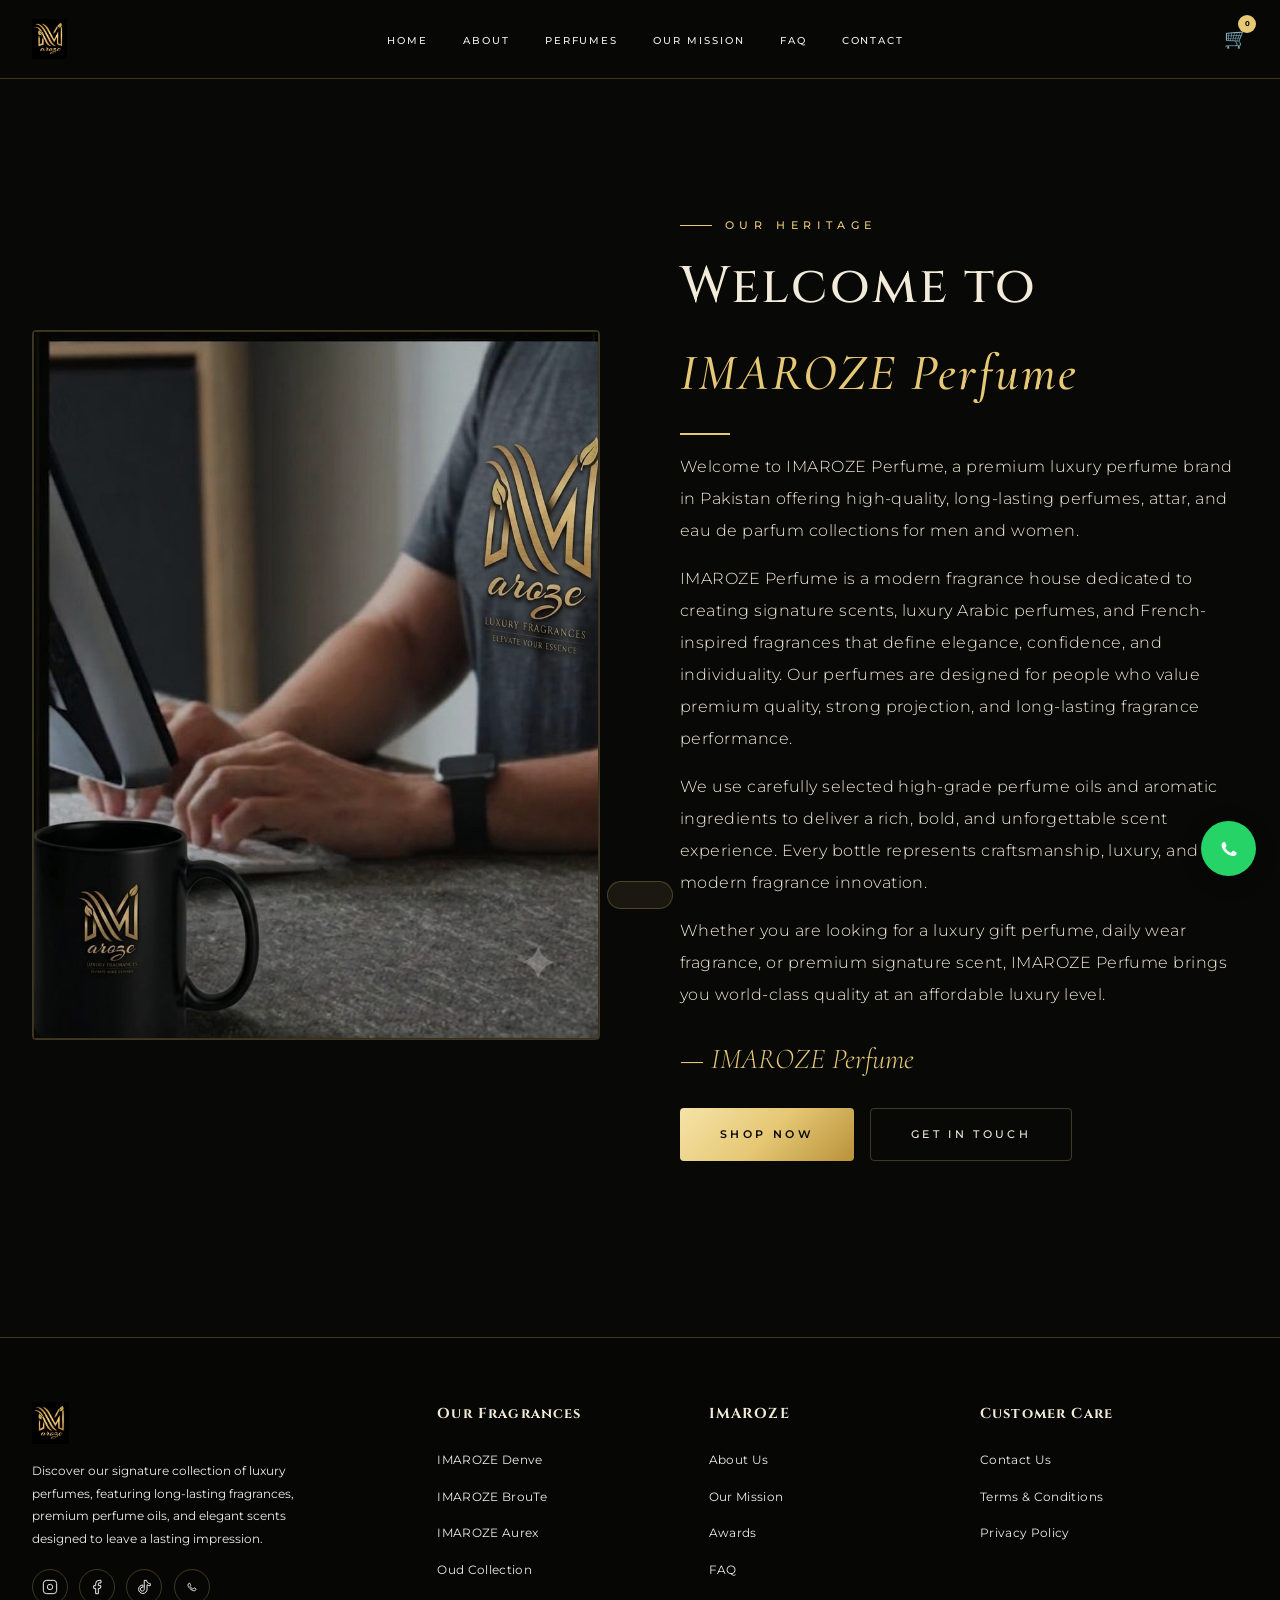
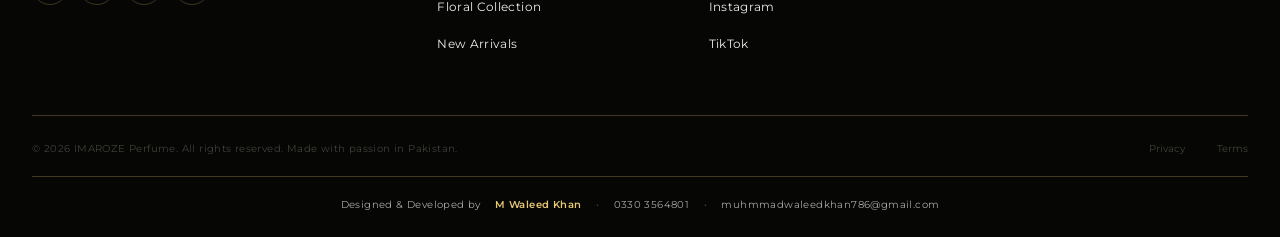
<file: about.html>
<!DOCTYPE html>
<html lang="en">
<head>
<meta charset="UTF-8">
<meta name="viewport" content="width=device-width, initial-scale=1.0">
<meta name="description" content="IMAROZE Perfume — A premium luxury fragrance house in Pakistan. Discover our story, heritage, and signature perfumes.">
<title>IMAROZE | About Us — Luxury Perfumes Pakistan</title>
<link rel="stylesheet" href="style.css">
<style>
/* ========== LIGHT GOLDEN THEME OVERRIDE ========== */
:root {
  --gold: #E6C875;
  --gold-line: rgba(230,200,117,0.25);
  --gold-hi: #F5E3A8;
  --gold-lo: #B8923A;
  --cream-dim: #EDEDED;
}

/* ========== ABOUT PAGE STYLES (ENHANCED) ========== */
#about-page {
  padding: 10rem 0 5rem 0;
  background: var(--black);
  min-height: 70vh;
}

.about-grid {
  display: grid;
  grid-template-columns: 1fr 1fr;
  gap: 5rem;
  align-items: center;
}

@media (max-width: 992px) {
  .about-grid {
    grid-template-columns: 1fr;
    gap: 3rem;
  }
}

/* ========== ABOUT IMAGE ========== */
.about-image {
  position: relative;
  aspect-ratio: 4/5;
  border: 1px solid var(--gold-line);
  border-radius: 4px;
  overflow: hidden;
}

.about-image img {
  width: 100%;
  height: 100%;
  object-fit: cover;
  filter: brightness(0.85) saturate(0.9);
  transition: transform 0.7s ease;
}

.about-image:hover img {
  transform: scale(1.02);
}

/* ========== ABOUT CONTENT (ENHANCED FONTS) ========== */
.about-content .eyebrow {
  font-family: var(--fu);
  font-size: 0.7rem;
  font-weight: 500;
  letter-spacing: 0.5em;
  text-transform: uppercase;
  color: var(--gold);
  display: inline-flex;
  align-items: center;
  gap: 0.8rem;
}

.about-content .eyebrow::before {
  content: '';
  width: 32px;
  height: 1px;
  background: var(--gold);
}

.about-content h2 {
  font-family: var(--fd);
  font-size: clamp(2.2rem, 4vw, 3.2rem);
  font-weight: 500;
  margin: 0.5rem 0 1rem;
  color: var(--cream);
  letter-spacing: 0.04em;
}

.about-content h2 span {
  color: var(--gold);
  font-style: italic;
  font-family: var(--fb);
}

.about-content .rule {
  width: 50px;
  height: 2px;
  background: var(--gold);
  margin: 1rem 0;
}

.about-content p {
  font-family: var(--fu);
  font-size: 1rem;
  color: var(--cream);
  line-height: 2;
  margin-bottom: 1rem;
  letter-spacing: 0.03em;
  font-weight: 300;
  -webkit-font-smoothing: antialiased;
  text-rendering: optimizeLegibility;
}

.about-content .signature {
  font-family: var(--fb);
  font-size: 1.8rem;
  font-style: italic;
  color: var(--gold);
  margin: 1.5rem 0 0.5rem;
  font-weight: 300;
}

.about-cta {
  display: flex;
  gap: 1rem;
  flex-wrap: wrap;
  margin-top: 1.5rem;
}

.about-cta .btn-gold {
  display: inline-flex;
  align-items: center;
  gap: 0.6rem;
  font-family: var(--fu);
  font-size: 0.7rem;
  font-weight: 600;
  letter-spacing: 0.3em;
  text-transform: uppercase;
  color: #080807;
  background: linear-gradient(135deg, #F5E3A8, #E6C875, #B8923A);
  padding: 1rem 2.5rem;
  border: none;
  cursor: pointer;
  transition: all 0.4s ease;
  text-decoration: none;
  border-radius: 4px;
}

.about-cta .btn-gold:hover {
  transform: translateY(-3px);
  box-shadow: 0 12px 40px rgba(184,146,58,0.4);
}

.about-cta .btn-ghost {
  display: inline-flex;
  align-items: center;
  gap: 0.6rem;
  font-family: var(--fu);
  font-size: 0.7rem;
  font-weight: 500;
  letter-spacing: 0.3em;
  text-transform: uppercase;
  color: var(--cream);
  background: transparent;
  border: 1px solid var(--gold-line);
  padding: 1rem 2.5rem;
  cursor: pointer;
  transition: all 0.4s ease;
  text-decoration: none;
  border-radius: 4px;
}

.about-cta .btn-ghost:hover {
  border-color: var(--gold);
  color: var(--gold);
  background: rgba(230,200,117,0.1);
}

/* ========== DEVELOPER CREDIT ========== */
.footer-credit {
  border-top: 1px solid var(--gold-line);
  margin-top: 1.2rem;
  padding-top: 1.2rem;
  text-align: center;
}

.footer-credit p {
  font-family: var(--fu);
  font-size: 0.62rem;
  letter-spacing: 0.04em;
  color: rgba(255,255,255,0.65);
  display: flex;
  align-items: center;
  justify-content: center;
  flex-wrap: wrap;
  gap: 0.5rem 0.9rem;
}

.footer-credit .dev-name {
  color: var(--gold);
  font-weight: 600;
}

.footer-credit .dot {
  color: rgba(255,255,255,0.25);
}

.footer-credit a {
  color: rgba(255,255,255,0.65);
  text-decoration: none;
  transition: color 0.3s;
}

.footer-credit a:hover {
  color: var(--gold);
}

@media (max-width: 600px) {
  .footer-credit p {
    flex-direction: column;
    gap: 0.4rem;
  }
  .footer-credit .dot {
    display: none;
  }
}

/* ========== RESPONSIVE ========== */
@media (max-width: 768px) {
  #about-page {
    padding: 8rem 0 3rem 0;
  }

  .about-content h2 {
    font-size: clamp(1.8rem, 3.5vw, 2.4rem);
  }

  .about-content p {
    font-size: 0.9rem;
  }

  .about-content .eyebrow {
    font-size: 0.6rem;
  }
}

@media (max-width: 480px) {
  .about-cta {
    flex-direction: column;
    align-items: stretch;
  }

  .about-cta .btn-gold,
  .about-cta .btn-ghost {
    text-align: center;
    justify-content: center;
    padding: 0.9rem 1.5rem;
    font-size: 0.6rem;
  }

  .about-content h2 {
    font-size: 1.6rem;
  }

  .about-content p {
    font-size: 0.85rem;
  }

  .about-content .signature {
    font-size: 1.4rem;
  }
}
</style>
</head>
<body>

<!-- ========== PRELOADER ========== -->
<div id="preloader">
  <div class="logo">IMAROZE</div>
  <div class="bar"></div>
</div>

<!-- ========== TOAST ========== -->
<div class="toast" id="toast"></div>

<!-- ========== WHATSAPP ========== -->
<a href="https://wa.me/03069116087" class="whatsapp-float" target="_blank" rel="noopener">
  <svg viewBox="0 0 24 24"><path d="M17.472 14.382c-.297-.149-1.758-.867-2.03-.967-.273-.099-.471-.148-.67.15-.197.297-.767.966-.94 1.164-.173.199-.347.223-.644.075-.297-.15-1.255-.463-2.39-1.475-.883-.788-1.48-1.761-1.653-2.059-.173-.297-.018-.458.13-.606.134-.133.298-.347.446-.52.149-.174.198-.298.298-.497.099-.198.05-.371-.025-.52-.075-.149-.669-1.612-.916-2.207-.242-.579-.487-.5-.669-.51-.173-.008-.371-.01-.57-.01-.198 0-.52.074-.792.372-.272.297-1.04 1.016-1.04 2.479 0 1.462 1.065 2.875 1.213 3.074.149.198 2.096 3.2 5.077 4.487.709.306 1.262.489 1.694.625.712.227 1.36.195 1.871.118.571-.085 1.758-.719 2.006-1.413.248-.694.248-1.289.173-1.413-.074-.124-.272-.198-.57-.347z"/></svg>
</a>

<!-- ========== HEADER / NAVBAR ========== -->
<nav id="navbar">
  <div class="container">
    <div class="nav-inner">
      <a href="index.html" class="nav-logo">
        <img src="logo.png" alt="IMAROZE">
      </a>
      <ul class="nav-links">
        <li><a href="index.html">Home</a></li>
        <li><a href="about.html">About</a></li>
        <li><a href="products.html">Perfumes</a></li>
        <li><a href="mission.html">Our Mission</a></li>
        <li><a href="faq.html">FAQ</a></li>
        <li><a href="contact.html">Contact</a></li>
      </ul>
      <div class="nav-actions">
        <a href="cart.html" class="nav-btn" style="position:relative">
          🛒
          <span class="cart-badge" id="cartBadge">0</span>
        </a>
        <button class="hamburger" onclick="toggleMob()">
          <span></span><span></span><span></span>
        </button>
      </div>
    </div>
  </div>
</nav>

<!-- ========== MOBILE MENU ========== -->
<div class="mobile-menu" id="mobileMenu">
  <a href="index.html" onclick="closeMob()">Home</a>
  <a href="about.html" onclick="closeMob()">About</a>
  <a href="products.html" onclick="closeMob()">Perfumes</a>
  <a href="mission.html" onclick="closeMob()">Our Mission</a>
  <a href="faq.html" onclick="closeMob()">FAQ</a>
  <a href="contact.html" onclick="closeMob()">Contact</a>
  <div class="social-links">
    <a href="https://www.instagram.com/imaroze.official" target="_blank">Instagram</a>
    <a href="https://www.tiktok.com/@imaroze.official" target="_blank">TikTok</a>
    <a href="https://www.facebook.com/share/175FcaNHRu" target="_blank">Facebook</a>
  </div>
</div>

<!-- ========== ABOUT ========== -->
<section id="about-page">
  <div class="container">
    <div class="about-grid">
      <div class="about-image">
        <img src="about.png" alt="IMAROZE Atelier">
      </div>
      <div class="about-content">
        <div class="eyebrow">Our Heritage</div>
        <h2>Welcome to<br><span>IMAROZE Perfume</span></h2>
        <div class="rule"></div>

        <p>Welcome to IMAROZE Perfume, a premium luxury perfume brand in Pakistan offering high-quality, long-lasting perfumes, attar, and eau de parfum collections for men and women.</p>

        <p>IMAROZE Perfume is a modern fragrance house dedicated to creating signature scents, luxury Arabic perfumes, and French-inspired fragrances that define elegance, confidence, and individuality. Our perfumes are designed for people who value premium quality, strong projection, and long-lasting fragrance performance.</p>

        <p>We use carefully selected high-grade perfume oils and aromatic ingredients to deliver a rich, bold, and unforgettable scent experience. Every bottle represents craftsmanship, luxury, and modern fragrance innovation.</p>

        <p>Whether you are looking for a luxury gift perfume, daily wear fragrance, or premium signature scent, IMAROZE Perfume brings you world-class quality at an affordable luxury level.</p>

        <div class="signature">— IMAROZE Perfume</div>

        <div class="about-cta">
          <a href="products.html" class="btn-gold">Shop Now</a>
          <a href="contact.html" class="btn-ghost">Get In Touch</a>
        </div>
      </div>
    </div>
  </div>
</section>

<footer>
  <div class="container">
    <div class="footer-grid">
      <div class="footer-brand">
        <a href="index.html" class="logo"><img src="logo.png" alt="IMAROZE"></a>
        <p>Discover our signature collection of luxury perfumes, featuring long-lasting fragrances, premium perfume oils, and elegant scents designed to leave a lasting impression.</p>
        <div class="footer-socials">
          <a href="https://www.instagram.com/imaroze.official" target="_blank"><svg viewBox="0 0 24 24"><rect x="2" y="2" width="20" height="20" rx="5"/><path d="M16 11.37A4 4 0 1112.63 8 4 4 0 0116 11.37z"/><line x1="17.5" y1="6.5" x2="17.51" y2="6.5"/></svg></a>
          <a href="https://www.facebook.com/share/175FcaNHRu" target="_blank"><svg viewBox="0 0 24 24"><path d="M18 2h-3a5 5 0 00-5 5v3H7v4h3v8h4v-8h3l1-4h-4V7a1 1 0 011-1h3z"/></svg></a>
          <a href="https://www.tiktok.com/@imaroze.official" target="_blank"><svg viewBox="0 0 24 24"><path d="M19.59 6.69a4.83 4.83 0 01-3.77-4.25V2h-3.45v13.67a2.89 2.89 0 01-2.88 2.5 2.89 2.89 0 01-2.89-2.89 2.89 2.89 0 012.89-2.89c.28 0 .54.04.79.1V9.01a6.34 6.34 0 106.33 6.34V8.69a8.18 8.18 0 004.78 1.52V6.75a4.85 4.85 0 01-1.01-.06z"/></svg></a>
          <a href="https://wa.me/923001234567" target="_blank"><svg viewBox="0 0 24 24"><path d="M17.472 14.382c-.297-.149-1.758-.867-2.03-.967-.273-.099-.471-.148-.67.15-.197.297-.767.966-.94 1.164-.173.199-.347.223-.644.075-.297-.15-1.255-.463-2.39-1.475-.883-.788-1.48-1.761-1.653-2.059-.173-.297-.018-.458.13-.606.134-.133.298-.347.446-.52.149-.174.198-.298.298-.497.099-.198.05-.371-.025-.52-.075-.149-.669-1.612-.916-2.207-.242-.579-.487-.5-.669-.51-.173-.008-.371-.01-.57-.01-.198 0-.52.074-.792.372-.272.297-1.04 1.016-1.04 2.479 0 1.462 1.065 2.875 1.213 3.074.149.198 2.096 3.2 5.077 4.487.709.306 1.262.489 1.694.625.712.227 1.36.195 1.871.118.571-.085 1.758-.719 2.006-1.413.248-.694.248-1.289.173-1.413-.074-.124-.272-.198-.57-.347z"/></svg></a>
        </div>
      </div>
      <div class="footer-col">
        <h4>Our Fragrances</h4>
        <ul>
          <li><a href="products.html">IMAROZE Denve</a></li>
          <li><a href="products.html">IMAROZE BrouTe</a></li>
          <li><a href="products.html">IMAROZE Aurex</a></li>
          <li><a href="products.html">Oud Collection</a></li>
          <li><a href="products.html">Floral Collection</a></li>
          <li><a href="products.html">New Arrivals</a></li>
        </ul>
      </div>
      <div class="footer-col">
        <h4>IMAROZE</h4>
        <ul>
          <li><a href="about.html">About Us</a></li>
          <li><a href="about.html#mission">Our Mission</a></li>
          <li><a href="about.html#awards">Awards</a></li>
          <li><a href="faq.html">FAQ</a></li>
          <li><a href="https://www.instagram.com/imaroze.official" target="_blank">Instagram</a></li>
          <li><a href="https://www.tiktok.com/@imaroze.official" target="_blank">TikTok</a></li>
        </ul>
      </div>
      <div class="footer-col">
        <h4>Customer Care</h4>
        <ul>
          <li><a href="contact.html">Contact Us</a></li>
          <li><a href="terms.html">Terms &amp; Conditions</a></li>
          <li><a href="privacy.html">Privacy Policy</a></li>
        </ul>
      </div>
    </div>
    <div class="footer-bottom">
      <p>© 2026 IMAROZE Perfume. All rights reserved. Made with passion in Pakistan.</p>
      <div class="footer-bottom-links">
        <a href="privacy.html">Privacy</a>
        <a href="terms.html">Terms</a>
      </div>
    </div>
    <div class="footer-credit">
      <p>
        Designed &amp; Developed by <span class="dev-name">M Waleed Khan</span>
        <span class="dot">•</span>
        <a href="tel:+923303564801">0330 3564801</a>
        <span class="dot">•</span>
        <a href="mailto:muhmmadwaleedkhan786@gmail.com">muhmmadwaleedkhan786@gmail.com</a>
      </p>
    </div>
  </div>
</footer>

<!-- ========== SCRIPTS ========== -->
<script src="script.js"></script>
<script>
// ========== PRELOADER ==========
window.addEventListener('load', function() {
  setTimeout(() => {
    document.getElementById('preloader').classList.add('hide');
    setTimeout(() => document.getElementById('preloader').style.display = 'none', 600);
  }, 1000);
});

// ========== NAVBAR SCROLL ==========
window.addEventListener('scroll', function() {
  document.getElementById('navbar').classList.toggle('scrolled', window.scrollY > 70);
});

// ========== MOBILE MENU ==========
function toggleMob() {
  const menu = document.getElementById('mobileMenu');
  menu.classList.toggle('open');
  const spans = document.querySelectorAll('.hamburger span');
  if (menu.classList.contains('open')) {
    spans[0].style.transform = 'rotate(45deg) translate(4px,4px)';
    spans[1].style.opacity = '0';
    spans[2].style.transform = 'rotate(-45deg) translate(4px,-4px)';
  } else {
    spans.forEach(s => { s.style.transform = ''; s.style.opacity = ''; });
  }
}

function closeMob() {
  document.getElementById('mobileMenu').classList.remove('open');
  document.querySelectorAll('.hamburger span').forEach(s => { s.style.transform = ''; s.style.opacity = ''; });
}

// ========== CART BADGE ==========
function updateCartBadge() {
  const cart = JSON.parse(localStorage.getItem('imaroze_cart') || '[]');
  const badges = document.querySelectorAll('.cart-badge');
  badges.forEach(badge => {
    badge.textContent = cart.length;
  });
}

// ========== TOAST ==========
function showToast(message) {
  let toast = document.getElementById('toast');
  if (!toast) {
    toast = document.createElement('div');
    toast.id = 'toast';
    toast.className = 'toast';
    document.body.appendChild(toast);
  }
  toast.textContent = message;
  toast.classList.add('show');
  setTimeout(() => toast.classList.remove('show'), 2500);
}

// ========== INIT ==========
updateCartBadge();
</script>
</body>
</html>
</file>
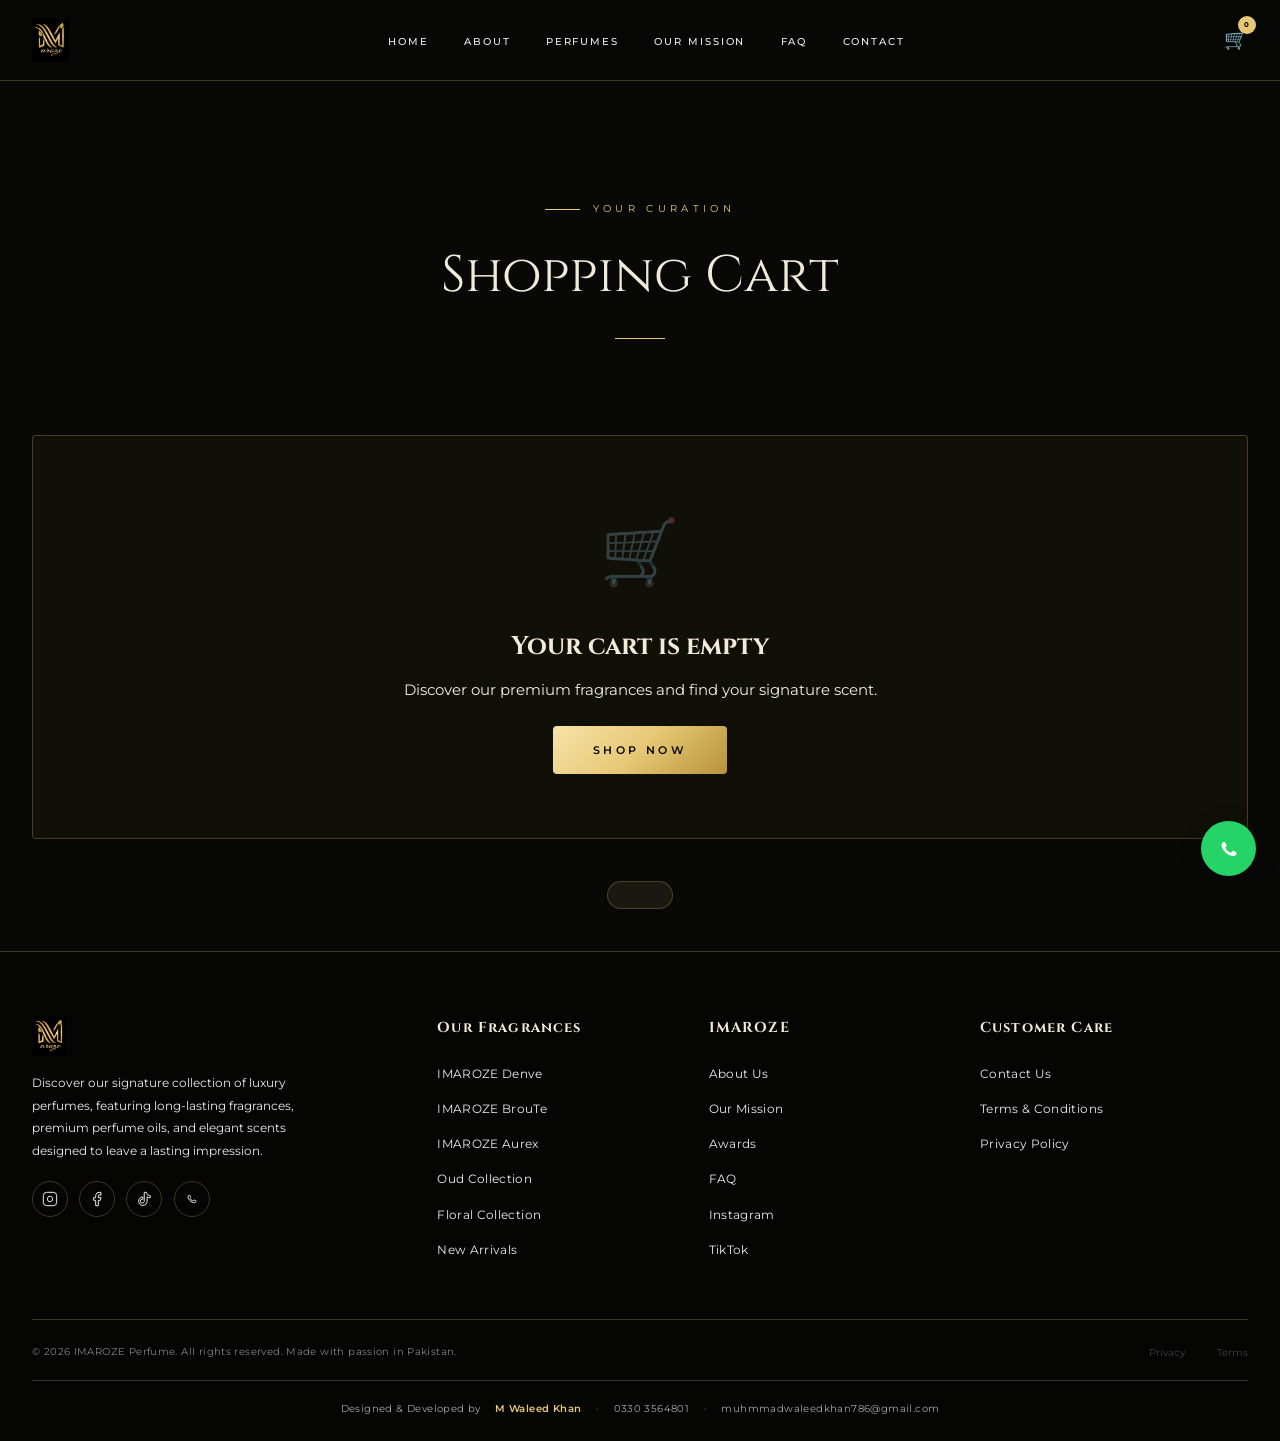
<file: cart.html>
<!DOCTYPE html>
<html lang="en">
<head>
<meta charset="UTF-8">
<meta name="viewport" content="width=device-width, initial-scale=1.0">
<meta name="description" content="IMAROZE Perfume — View your cart, review items, and proceed to checkout.">
<title>IMAROZE | Shopping Cart</title>
<link rel="stylesheet" href="style.css">
<style>
/* ========== LIGHT GOLDEN THEME OVERRIDE ========== */
:root {
  --gold: #E6C875;
  --gold-line: rgba(230,200,117,0.25);
  --gold-hi: #F5E3A8;
  --gold-lo: #B8923A;
  --cream-dim: #EDEDED;
}

/* ========== CART PAGE STYLES ========== */
#cart-page {
  padding: 10rem 0 5rem 0;
  min-height: 70vh;
}

/* ========== CART ITEMS ========== */
.cart-items {
  margin-top: 2rem;
}

.cart-empty {
  text-align: center;
  padding: 4rem 2rem;
  border: 1px solid var(--gold-line);
  background: var(--black2);
  border-radius: 4px;
}

.cart-empty .empty-icon {
  font-size: 4rem;
  margin-bottom: 1rem;
  opacity: 0.3;
}

.cart-empty h3 {
  font-family: var(--fd);
  font-size: 1.6rem;
  color: var(--cream);
  margin-bottom: 0.5rem;
}

.cart-empty p {
  font-family: var(--fu);
  font-size: 0.95rem;
  color: var(--cream-dim);
  margin-bottom: 1.5rem;
}

.cart-empty .btn-gold {
  display: inline-block;
  font-family: var(--fu);
  font-size: 0.7rem;
  font-weight: 600;
  letter-spacing: 0.3em;
  text-transform: uppercase;
  color: #080807;
  background: linear-gradient(135deg, #F5E3A8, #E6C875, #B8923A);
  padding: 0.9rem 2.5rem;
  border: none;
  cursor: pointer;
  transition: all 0.4s ease;
  text-decoration: none;
  border-radius: 4px;
}

.cart-empty .btn-gold:hover {
  transform: translateY(-3px);
  box-shadow: 0 12px 40px rgba(184,146,58,0.4);
}

/* ========== CART ITEM ROW ========== */
.cart-item-row {
  display: flex;
  align-items: center;
  gap: 2rem;
  padding: 1.5rem 2rem;
  background: var(--black2);
  border: 1px solid var(--gold-line);
  margin-bottom: 1rem;
  border-radius: 4px;
  transition: all 0.3s ease;
  position: relative;
}

.cart-item-row:hover {
  border-color: rgba(230,200,117,0.55);
  background: var(--black3);
}

.cart-item-row .item-img {
  width: 80px;
  height: 100px;
  overflow: hidden;
  flex-shrink: 0;
  background: var(--black3);
  border-radius: 4px;
}

.cart-item-row .item-img img {
  width: 100%;
  height: 100%;
  object-fit: cover;
}

.cart-item-row .item-details {
  flex: 1;
}

.cart-item-row .item-name {
  font-family: var(--fd);
  font-size: 1.2rem;
  color: var(--cream);
  letter-spacing: 0.04em;
}

.cart-item-row .item-price {
  font-family: var(--fd);
  font-size: 1.3rem;
  color: var(--gold);
  margin-top: 0.3rem;
}

.cart-item-row .item-remove {
  background: none;
  border: none;
  color: rgba(255,255,255,0.35);
  font-size: 1.6rem;
  cursor: pointer;
  transition: all 0.3s;
  padding: 0.5rem;
  line-height: 1;
}

.cart-item-row .item-remove:hover {
  color: #e74c3c;
  transform: scale(1.1);
}

/* ========== CART SUMMARY ========== */
.cart-summary {
  margin-top: 2rem;
  padding: 2rem;
  background: var(--black2);
  border: 1px solid var(--gold-line);
  border-radius: 4px;
}

.cart-summary .cart-total {
  display: flex;
  justify-content: space-between;
  align-items: center;
  margin-bottom: 1.5rem;
  padding-bottom: 1rem;
  border-bottom: 1px solid var(--gold-line);
}

.cart-summary .cart-total span {
  font-family: var(--fu);
  font-size: 0.75rem;
  font-weight: 600;
  letter-spacing: 0.25em;
  text-transform: uppercase;
  color: var(--cream-dim);
}

.cart-summary .cart-total strong {
  font-family: var(--fd);
  font-size: 2rem;
  color: var(--gold);
}

.cart-summary .btn-gold {
  width: 100%;
  text-align: center;
  justify-content: center;
  display: inline-flex;
  align-items: center;
  gap: 0.6rem;
  font-family: var(--fu);
  font-size: 0.7rem;
  font-weight: 600;
  letter-spacing: 0.3em;
  text-transform: uppercase;
  color: #080807;
  background: linear-gradient(135deg, #F5E3A8, #E6C875, #B8923A);
  padding: 1rem 2.5rem;
  border: none;
  cursor: pointer;
  transition: all 0.4s ease;
  text-decoration: none;
  border-radius: 4px;
}

.cart-summary .btn-gold:hover {
  transform: translateY(-3px);
  box-shadow: 0 12px 40px rgba(184,146,58,0.4);
}

/* ========== REMOVE ANIMATION ========== */
.cart-item-row.removing {
  animation: slideOut 0.4s ease forwards;
}

@keyframes slideOut {
  0% {
    opacity: 1;
    transform: translateX(0);
  }
  100% {
    opacity: 0;
    transform: translateX(100%);
    height: 0;
    padding: 0;
    margin: 0;
    overflow: hidden;
  }
}

/* ========== RESPONSIVE ========== */
@media (max-width: 768px) {
  .cart-item-row {
    flex-wrap: wrap;
    gap: 1rem;
    padding: 1rem;
  }
  
  .cart-item-row .item-img {
    width: 60px;
    height: 75px;
  }
  
  .cart-item-row .item-name {
    font-size: 1rem;
  }
  
  .cart-item-row .item-price {
    font-size: 1.1rem;
  }
  
  .cart-summary .cart-total strong {
    font-size: 1.6rem;
  }
  
  .cart-empty h3 {
    font-size: 1.3rem;
  }
  
  .cart-empty p {
    font-size: 0.85rem;
  }
}

@media (max-width: 480px) {
  .cart-item-row {
    flex-direction: row;
    flex-wrap: wrap;
    padding: 0.8rem;
  }
  
  .cart-item-row .item-img {
    width: 50px;
    height: 65px;
  }
  
  .cart-item-row .item-details {
    flex: 1;
    min-width: 100px;
  }
  
  .cart-item-row .item-name {
    font-size: 0.9rem;
  }
  
  .cart-item-row .item-price {
    font-size: 0.95rem;
  }
  
  .cart-item-row .item-remove {
    font-size: 1.3rem;
  }
  
  .cart-summary {
    padding: 1.2rem;
  }
  
  .cart-summary .cart-total strong {
    font-size: 1.3rem;
  }
  
  .cart-summary .cart-total span {
    font-size: 0.65rem;
  }
  
  .cart-empty h3 {
    font-size: 1.1rem;
  }
  
  .cart-empty p {
    font-size: 0.8rem;
  }
}

/* ============================================================
   NAVBAR
============================================================ */
#navbar {
  position: fixed;
  top: 0;
  left: 0;
  right: 0;
  z-index: 500;
  padding: 1.2rem 0;
  transition: all 0.4s;
  background: rgba(8,8,7,0.96);
  backdrop-filter: blur(24px);
  border-bottom: 1px solid var(--gold-line);
}

#navbar.scrolled {
  background: rgba(8,8,7,0.98);
}

.nav-inner {
  display: flex;
  align-items: center;
  justify-content: space-between;
}

.nav-logo img {
  height: 42px;
  width: auto;
}

.nav-links {
  display: flex;
  gap: 2.2rem;
  list-style: none;
}

.nav-links a {
  font-family: var(--fu);
  font-size: 0.6rem;
  font-weight: 500;
  letter-spacing: 0.2em;
  text-transform: uppercase;
  color: var(--cream-dim);
  transition: color 0.3s;
  position: relative;
  text-decoration: none;
}

.nav-links a::after {
  content: '';
  position: absolute;
  bottom: -2px;
  left: 0;
  right: 0;
  height: 1.5px;
  background: var(--gold);
  transform: scaleX(0);
  transition: transform 0.35s;
}

.nav-links a:hover,
.nav-links a.active {
  color: var(--gold);
}

.nav-links a:hover::after,
.nav-links a.active::after {
  transform: scaleX(1);
}

.nav-actions {
  display: flex;
  gap: 1rem;
  align-items: center;
}

.nav-btn {
  color: var(--cream-dim);
  font-size: 1.2rem;
  background: none;
  border: none;
  cursor: pointer;
  position: relative;
  transition: color 0.3s;
  text-decoration: none;
}

.nav-btn:hover {
  color: var(--gold);
}

.cart-badge {
  position: absolute;
  top: -8px;
  right: -8px;
  background: var(--gold);
  color: #080807;
  font-family: var(--fu);
  font-size: 0.45rem;
  font-weight: 700;
  width: 18px;
  height: 18px;
  border-radius: 50%;
  display: flex;
  align-items: center;
  justify-content: center;
}

.hamburger {
  display: none;
  flex-direction: column;
  gap: 4px;
  background: none;
  border: none;
  cursor: pointer;
  padding: 4px;
}

.hamburger span {
  display: block;
  width: 24px;
  height: 2px;
  background: var(--gold);
  transition: all 0.3s;
}

@media (max-width: 900px) {
  .nav-links {
    display: none;
  }
  .hamburger {
    display: flex;
  }
}

/* Mobile Menu */
.mobile-menu {
  position: fixed;
  inset: 0;
  background: rgba(8,8,7,0.98);
  backdrop-filter: blur(30px);
  z-index: 499;
  display: flex;
  flex-direction: column;
  align-items: center;
  justify-content: center;
  gap: 2rem;
  transform: translateX(100%);
  transition: transform 0.5s;
}

.mobile-menu.open {
  transform: translateX(0);
}

.mobile-menu a {
  font-family: var(--fd);
  font-size: 1.5rem;
  color: var(--cream);
  transition: color 0.3s;
  letter-spacing: 0.08em;
  text-decoration: none;
}

.mobile-menu a:hover {
  color: var(--gold);
}

.mobile-menu .social-links {
  display: flex;
  gap: 1rem;
  margin-top: 1.5rem;
  flex-wrap: wrap;
  justify-content: center;
}

.mobile-menu .social-links a {
  font-family: var(--fu);
  font-size: 0.55rem;
  letter-spacing: 0.2em;
  text-transform: uppercase;
  color: var(--gold);
  border: 1px solid var(--gold-line);
  padding: 0.6rem 1.2rem;
  transition: all 0.3s;
  text-decoration: none;
}

.mobile-menu .social-links a:hover {
  background: rgba(230,200,117,0.1);
}

/* ============================================================
   FOOTER
============================================================ */
footer {
  background: #050504;
  border-top: 1px solid var(--gold-line);
  padding: 4rem 0 1.5rem;
  margin-top: 0;
}

.footer-grid {
  display: grid;
  grid-template-columns: 1.6fr 1fr 1fr 1.2fr;
  gap: 3rem;
  margin-bottom: 3rem;
}

@media (max-width: 992px) {
  .footer-grid {
    grid-template-columns: 1fr 1fr;
  }
}

@media (max-width: 600px) {
  .footer-grid {
    grid-template-columns: 1fr;
    gap: 2rem;
  }
}

.footer-brand .logo img {
  height: 40px;
  width: auto;
  margin-bottom: 1rem;
}

.footer-brand p {
  font-family: var(--fu);
  font-size: 0.78rem;
  color: var(--cream-dim);
  line-height: 1.8;
  max-width: 280px;
  margin-bottom: 1.2rem;
}

.footer-socials {
  display: flex;
  gap: 0.7rem;
  flex-wrap: wrap;
}

.footer-socials a {
  width: 36px;
  height: 36px;
  border: 1px solid var(--gold-line);
  border-radius: 50%;
  display: flex;
  align-items: center;
  justify-content: center;
  color: var(--cream-dim);
  transition: all 0.3s;
  text-decoration: none;
}

.footer-socials a:hover {
  border-color: var(--gold);
  color: var(--gold);
  background: rgba(230,200,117,0.1);
}

.footer-socials a svg {
  width: 16px;
  height: 16px;
  stroke: currentColor;
  stroke-width: 1.5;
  fill: none;
}

.footer-col h4 {
  font-family: var(--fd);
  font-size: 0.9rem;
  color: var(--cream);
  margin-bottom: 1.2rem;
  letter-spacing: 0.08em;
}

.footer-col ul {
  list-style: none;
}

.footer-col ul li {
  margin-bottom: 0.5rem;
}

.footer-col ul a {
  font-family: var(--fu);
  font-size: 0.72rem;
  color: var(--cream-dim);
  transition: color 0.3s;
  letter-spacing: 0.03em;
  text-decoration: none;
}

.footer-col ul a:hover {
  color: var(--gold);
}

.footer-bottom {
  border-top: 1px solid var(--gold-line);
  padding-top: 1.5rem;
  display: flex;
  align-items: center;
  justify-content: space-between;
  flex-wrap: wrap;
  gap: 1rem;
}

.footer-bottom p {
  font-family: var(--fu);
  font-size: 0.6rem;
  color: rgba(255,255,255,0.5);
  letter-spacing: 0.04em;
}

.footer-bottom .links {
  display: flex;
  gap: 1.8rem;
}

.footer-bottom .links a {
  font-family: var(--fu);
  font-size: 0.6rem;
  color: rgba(255,255,255,0.5);
  transition: color 0.3s;
  text-decoration: none;
}

.footer-bottom .links a:hover {
  color: var(--gold);
}

@media (max-width: 768px) {
  .footer-bottom {
    flex-direction: column;
    text-align: center;
  }
  .footer-bottom .links {
    gap: 1.2rem;
  }
}

/* ========== DEVELOPER CREDIT ========== */
.footer-credit {
  border-top: 1px solid var(--gold-line);
  margin-top: 1.2rem;
  padding-top: 1.2rem;
  text-align: center;
}

.footer-credit p {
  font-family: var(--fu);
  font-size: 0.62rem;
  letter-spacing: 0.04em;
  color: rgba(255,255,255,0.65);
  display: flex;
  align-items: center;
  justify-content: center;
  flex-wrap: wrap;
  gap: 0.5rem 0.9rem;
}

.footer-credit .dev-name {
  color: var(--gold);
  font-weight: 600;
}

.footer-credit .dot {
  color: rgba(255,255,255,0.25);
}

.footer-credit a {
  color: rgba(255,255,255,0.65);
  text-decoration: none;
  transition: color 0.3s;
}

.footer-credit a:hover {
  color: var(--gold);
}

@media (max-width: 600px) {
  .footer-credit p {
    flex-direction: column;
    gap: 0.4rem;
  }
  .footer-credit .dot {
    display: none;
  }
}

/* ============================================================
   WHATSAPP
============================================================ */
.whatsapp-float {
  position: fixed;
  bottom: 24px;
  right: 24px;
  width: 55px;
  height: 55px;
  background: #25D366;
  border-radius: 50%;
  display: flex;
  align-items: center;
  justify-content: center;
  z-index: 400;
  box-shadow: 0 4px 20px rgba(0,0,0,0.3);
  transition: transform 0.3s;
}

.whatsapp-float:hover {
  transform: scale(1.06);
}

.whatsapp-float svg {
  width: 30px;
  height: 30px;
  fill: white;
}

/* ============================================================
   PRELOADER
============================================================ */
#preloader {
  position: fixed;
  inset: 0;
  background: #080807;
  z-index: 9999;
  display: flex;
  flex-direction: column;
  align-items: center;
  justify-content: center;
  gap: 1.5rem;
  transition: opacity 0.6s;
}

#preloader.hide {
  opacity: 0;
  pointer-events: none;
}

#preloader .logo {
  font-family: 'Cinzel', serif;
  font-size: 2rem;
  letter-spacing: 0.5em;
  color: #E6C875;
}

#preloader .bar {
  width: 160px;
  height: 2px;
  background: var(--black3);
  position: relative;
  overflow: hidden;
}

#preloader .bar::after {
  content: '';
  position: absolute;
  top: 0;
  left: -100%;
  width: 100%;
  height: 100%;
  background: linear-gradient(90deg, transparent, #E6C875, transparent);
  animation: sweep 1.8s ease-in-out infinite;
}

@keyframes sweep {
  to {
    left: 100%;
  }
}

/* ============================================================
   TOAST
============================================================ */
.toast {
  position: fixed;
  bottom: 1.5rem;
  left: 50%;
  transform: translateX(-50%) translateY(120%);
  z-index: 900;
  background: var(--black3);
  border: 1px solid var(--gold-line);
  padding: 0.8rem 2rem;
  font-family: var(--fu);
  font-size: 0.7rem;
  letter-spacing: 0.1em;
  color: var(--gold);
  white-space: nowrap;
  transition: transform 0.4s ease;
  border-radius: 30px;
}

.toast.show {
  transform: translateX(-50%) translateY(0);
}
</style>
</head>
<body>

<!-- ========== PRELOADER ========== -->
<div id="preloader">
  <div class="logo">IMAROZE</div>
  <div class="bar"></div>
</div>

<!-- ========== TOAST ========== -->
<div class="toast" id="toast"></div>

<!-- ========== WHATSAPP ========== -->
<a href="https://wa.me/923069116087" class="whatsapp-float" target="_blank" rel="noopener">
  <svg viewBox="0 0 24 24"><path d="M17.472 14.382c-.297-.149-1.758-.867-2.03-.967-.273-.099-.471-.148-.67.15-.197.297-.767.966-.94 1.164-.173.199-.347.223-.644.075-.297-.15-1.255-.463-2.39-1.475-.883-.788-1.48-1.761-1.653-2.059-.173-.297-.018-.458.13-.606.134-.133.298-.347.446-.52.149-.174.198-.298.298-.497.099-.198.05-.371-.025-.52-.075-.149-.669-1.612-.916-2.207-.242-.579-.487-.5-.669-.51-.173-.008-.371-.01-.57-.01-.198 0-.52.074-.792.372-.272.297-1.04 1.016-1.04 2.479 0 1.462 1.065 2.875 1.213 3.074.149.198 2.096 3.2 5.077 4.487.709.306 1.262.489 1.694.625.712.227 1.36.195 1.871.118.571-.085 1.758-.719 2.006-1.413.248-.694.248-1.289.173-1.413-.074-.124-.272-.198-.57-.347z"/></svg>
</a>

<!-- ========== HEADER / NAVBAR ========== -->
<nav id="navbar">
  <div class="container">
    <div class="nav-inner">
      <a href="index.html" class="nav-logo">
        <img src="logo.png" alt="IMAROZE">
      </a>
      <ul class="nav-links">
        <li><a href="index.html">Home</a></li>
        <li><a href="about.html">About</a></li>
        <li><a href="products.html">Perfumes</a></li>
        <li><a href="mission.html">Our Mission</a></li>
        <li><a href="faq.html">FAQ</a></li>
        <li><a href="contact.html">Contact</a></li>
      </ul>
      <div class="nav-actions">
        <a href="cart.html" class="nav-btn" style="position:relative">
          🛒
          <span class="cart-badge" id="cartBadge">0</span>
        </a>
        <button class="hamburger" onclick="toggleMob()">
          <span></span><span></span><span></span>
        </button>
      </div>
    </div>
  </div>
</nav>

<!-- ========== MOBILE MENU ========== -->
<div class="mobile-menu" id="mobileMenu">
  <a href="index.html" onclick="closeMob()">Home</a>
    <a href="about.html" onclick="closeMob()">About</a>
  <a href="products.html" onclick="closeMob()">Perfumes</a>
  <a href="mission.html" onclick="closeMob()">Our Mission</a>
  <a href="faq.html" onclick="closeMob()">FAQ</a>
  <a href="contact.html" onclick="closeMob()">Contact</a>
  <div class="social-links">
    <a href="https://www.instagram.com/imaroze.official" target="_blank">Instagram</a>
    <a href="https://www.tiktok.com/@imaroze.official" target="_blank">TikTok</a>
    <a href="https://www.facebook.com/share/175FcaNHRu" target="_blank">Facebook</a>
  </div>
</div>

<!-- ========== CART PAGE ========== -->
<section id="cart-page">
  <div class="container">
    <div class="section-head">
      <span class="eyebrow">Your Curation</span>
      <h2>Shopping Cart</h2>
      <div class="rule"></div>
    </div>
    <div id="cartItems" class="cart-items"></div>
    <div id="cartSummary" class="cart-summary" style="display:none">
      <div class="cart-total">
        <span>Total</span>
        <strong id="cartTotalPrice">Rs. 0</strong>
      </div>
      <a href="checkout.html" class="btn-gold">Proceed to Checkout →</a>
    </div>
  </div>
</section>

<footer>
  <div class="container">
    <div class="footer-grid">
      <div class="footer-brand">
        <a href="index.html" class="logo"><img src="logo.png" alt="IMAROZE"></a>
        <p>Discover our signature collection of luxury perfumes, featuring long-lasting fragrances, premium perfume oils, and elegant scents designed to leave a lasting impression.</p>
        <div class="footer-socials">
          <a href="https://www.instagram.com/imaroze.official" target="_blank"><svg viewBox="0 0 24 24"><rect x="2" y="2" width="20" height="20" rx="5"/><path d="M16 11.37A4 4 0 1112.63 8 4 4 0 0116 11.37z"/><line x1="17.5" y1="6.5" x2="17.51" y2="6.5"/></svg></a>
          <a href="https://www.facebook.com/share/175FcaNHRu" target="_blank"><svg viewBox="0 0 24 24"><path d="M18 2h-3a5 5 0 00-5 5v3H7v4h3v8h4v-8h3l1-4h-4V7a1 1 0 011-1h3z"/></svg></a>
          <a href="https://www.tiktok.com/@imaroze.official" target="_blank"><svg viewBox="0 0 24 24"><path d="M19.59 6.69a4.83 4.83 0 01-3.77-4.25V2h-3.45v13.67a2.89 2.89 0 01-2.88 2.5 2.89 2.89 0 01-2.89-2.89 2.89 2.89 0 012.89-2.89c.28 0 .54.04.79.1V9.01a6.34 6.34 0 106.33 6.34V8.69a8.18 8.18 0 004.78 1.52V6.75a4.85 4.85 0 01-1.01-.06z"/></svg></a>
          <a href="https://wa.me/923001234567" target="_blank"><svg viewBox="0 0 24 24"><path d="M17.472 14.382c-.297-.149-1.758-.867-2.03-.967-.273-.099-.471-.148-.67.15-.197.297-.767.966-.94 1.164-.173.199-.347.223-.644.075-.297-.15-1.255-.463-2.39-1.475-.883-.788-1.48-1.761-1.653-2.059-.173-.297-.018-.458.13-.606.134-.133.298-.347.446-.52.149-.174.198-.298.298-.497.099-.198.05-.371-.025-.52-.075-.149-.669-1.612-.916-2.207-.242-.579-.487-.5-.669-.51-.173-.008-.371-.01-.57-.01-.198 0-.52.074-.792.372-.272.297-1.04 1.016-1.04 2.479 0 1.462 1.065 2.875 1.213 3.074.149.198 2.096 3.2 5.077 4.487.709.306 1.262.489 1.694.625.712.227 1.36.195 1.871.118.571-.085 1.758-.719 2.006-1.413.248-.694.248-1.289.173-1.413-.074-.124-.272-.198-.57-.347z"/></svg></a>
        </div>
      </div>
      <div class="footer-col">
        <h4>Our Fragrances</h4>
        <ul>
          <li><a href="products.html">IMAROZE Denve</a></li>
          <li><a href="products.html">IMAROZE BrouTe</a></li>
          <li><a href="products.html">IMAROZE Aurex</a></li>
          <li><a href="products.html">Oud Collection</a></li>
          <li><a href="products.html">Floral Collection</a></li>
          <li><a href="products.html">New Arrivals</a></li>
        </ul>
      </div>
      <div class="footer-col">
        <h4>IMAROZE</h4>
        <ul>
          <li><a href="about.html">About Us</a></li>
          <li><a href="about.html#mission">Our Mission</a></li>
          <li><a href="about.html#awards">Awards</a></li>
          <li><a href="faq.html">FAQ</a></li>
          <li><a href="https://www.instagram.com/imaroze.official" target="_blank">Instagram</a></li>
          <li><a href="https://www.tiktok.com/@imaroze.official" target="_blank">TikTok</a></li>
        </ul>
      </div>
      <div class="footer-col">
        <h4>Customer Care</h4>
        <ul>
          <li><a href="contact.html">Contact Us</a></li>
          <li><a href="terms.html">Terms &amp; Conditions</a></li>
          <li><a href="privacy.html">Privacy Policy</a></li>
        </ul>
      </div>
    </div>
    <div class="footer-bottom">
      <p>© 2026 IMAROZE Perfume. All rights reserved. Made with passion in Pakistan.</p>
      <div class="footer-bottom-links">
        <a href="privacy.html">Privacy</a>
        <a href="terms.html">Terms</a>
      </div>
    </div>
    <div class="footer-credit">
      <p>
        Designed &amp; Developed by <span class="dev-name">M Waleed Khan</span>
        <span class="dot">•</span>
        <a href="tel:+923303564801">0330 3564801</a>
        <span class="dot">•</span>
        <a href="mailto:muhmmadwaleedkhan786@gmail.com">muhmmadwaleedkhan786@gmail.com</a>
      </p>
    </div>
  </div>
</footer>

<!-- ========== SCRIPTS ========== -->
<script>
// ========== PRELOADER ==========
window.addEventListener('load', function() {
  setTimeout(() => {
    document.getElementById('preloader').classList.add('hide');
    setTimeout(() => document.getElementById('preloader').style.display = 'none', 600);
  }, 1000);
});

// ========== NAVBAR ==========
window.addEventListener('scroll', function() {
  document.getElementById('navbar').classList.toggle('scrolled', window.scrollY > 70);
});

// ========== MOBILE MENU ==========
function toggleMob() {
  const menu = document.getElementById('mobileMenu');
  menu.classList.toggle('open');
  const spans = document.querySelectorAll('.hamburger span');
  if (menu.classList.contains('open')) {
    spans[0].style.transform = 'rotate(45deg) translate(4px,4px)';
    spans[1].style.opacity = '0';
    spans[2].style.transform = 'rotate(-45deg) translate(4px,-4px)';
  } else {
    spans.forEach(s => { s.style.transform = ''; s.style.opacity = ''; });
  }
}

function closeMob() {
  document.getElementById('mobileMenu').classList.remove('open');
  document.querySelectorAll('.hamburger span').forEach(s => { s.style.transform = ''; s.style.opacity = ''; });
}

// ========== TOAST ==========
function showToast(message) {
  let toast = document.getElementById('toast');
  if (!toast) {
    toast = document.createElement('div');
    toast.id = 'toast';
    toast.className = 'toast';
    document.body.appendChild(toast);
  }
  toast.textContent = message;
  toast.classList.add('show');
  setTimeout(() => toast.classList.remove('show'), 2500);
}

// ========== CART FUNCTIONS ==========
function getCartItems() {
  return JSON.parse(localStorage.getItem('imaroze_cart') || '[]');
}

function removeFromCart(index) {
  const cart = getCartItems();
  
  const rows = document.querySelectorAll('.cart-item-row');
  if (rows[index]) {
    rows[index].classList.add('removing');
  }
  
  setTimeout(() => {
    cart.splice(index, 1);
    localStorage.setItem('imaroze_cart', JSON.stringify(cart));
    renderCart();
    updateCartBadge();
    showToast('Item removed from cart');
  }, 400);
}

function updateCartBadge() {
  const cart = getCartItems();
  const badges = document.querySelectorAll('.cart-badge');
  badges.forEach(badge => {
    badge.textContent = cart.length;
  });
}

function renderCart() {
  const cart = getCartItems();
  const container = document.getElementById('cartItems');
  const summary = document.getElementById('cartSummary');
  
  if (cart.length === 0) {
    container.innerHTML = `
      <div class="cart-empty">
        <div class="empty-icon">🛒</div>
        <h3>Your cart is empty</h3>
        <p>Discover our premium fragrances and find your signature scent.</p>
        <a href="products.html" class="btn-gold">Shop Now</a>
      </div>
    `;
    summary.style.display = 'none';
    return;
  }
  
  container.innerHTML = cart.map((item, i) => {
    // ✅ FIX: Correct image path with fallback
    const imgPath = item.img || 'default.jpg';
    return `
      <div class="cart-item-row">
        <div class="item-img">
          <img src="${imgPath}" alt="${item.name}" loading="lazy" onerror="this.src='default.jpg'">
        </div>
        <div class="item-details">
          <div class="item-name">${item.name}</div>
          <div class="item-price">Rs. ${item.price.toLocaleString()}</div>
        </div>
        <button class="item-remove" onclick="removeFromCart(${i})" aria-label="Remove item">✕</button>
      </div>
    `;
  }).join('');
  
  const total = cart.reduce((s, i) => s + i.price, 0);
  document.getElementById('cartTotalPrice').textContent = 'Rs. ' + total.toLocaleString();
  summary.style.display = 'block';
}

// ========== ADD TO CART (for testing) ==========
function addToCart(id) {
  const products = {
    denve: { id:'denve', name:'IMAROZE Denve', price:2499, img:'DENVE.png' },
    broute: { id:'broute', name:'IMAROZE BrouTe', price:2499, img:'BROUTE.png' },
    aurex: { id:'aurex', name:'IMAROZE Aurex', price:2499, img:'AUREX.png' }
  };
  const p = products[id];
  if(!p) return;
  let cart = JSON.parse(localStorage.getItem('imaroze_cart') || '[]');
  cart.push(p);
  localStorage.setItem('imaroze_cart', JSON.stringify(cart));
  renderCart();
  updateCartBadge();
  showToast(p.name + ' added to cart ✨');
}

// ========== INIT ==========
renderCart();
updateCartBadge();
</script>
</body>
</html>
</file>
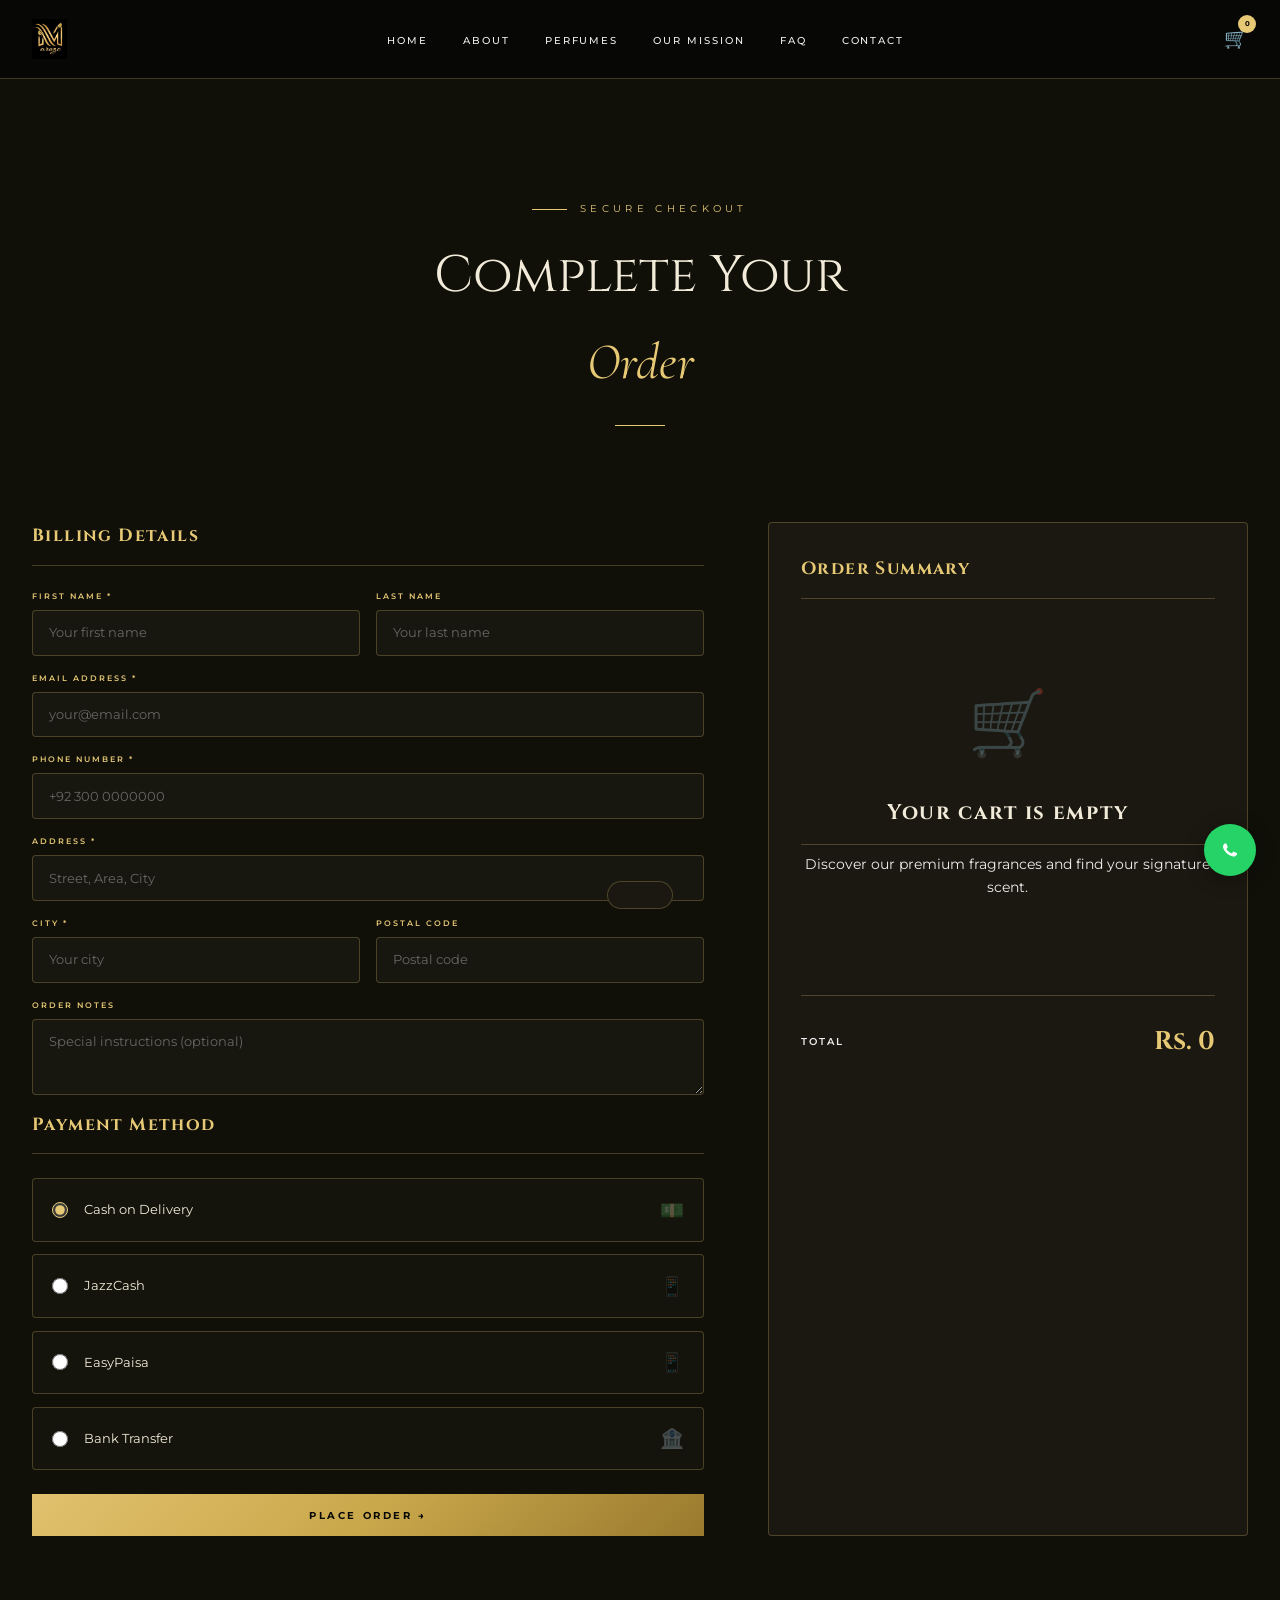
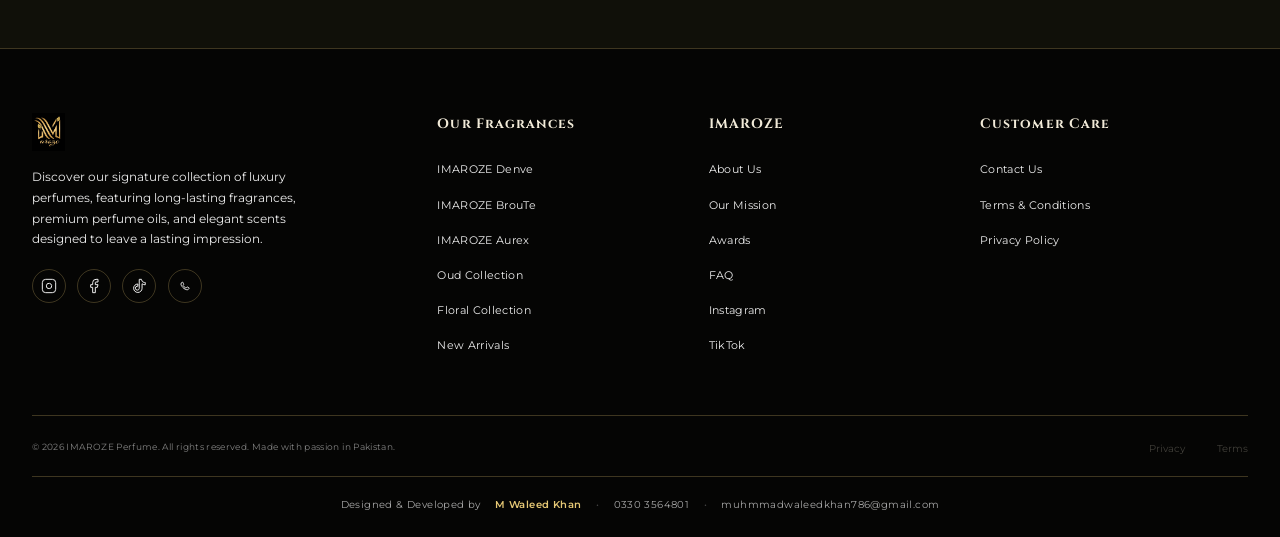
<file: checkout.html>
<!DOCTYPE html>
<html lang="en">
<head>
<meta charset="UTF-8">
<meta name="viewport" content="width=device-width, initial-scale=1.0">
<meta name="description" content="IMAROZE Perfume — Secure checkout. Complete your order for premium luxury fragrances.">
<title>IMAROZE | Checkout</title>
<link rel="stylesheet" href="style.css">
<style>
/* ========== LIGHT GOLDEN THEME OVERRIDE ========== */
:root {
  --gold: #E6C875;
  --gold-line: rgba(230,200,117,0.25);
  --gold-hi: #F5E3A8;
  --gold-lo: #B8923A;
  --cream-dim: #EDEDED;
}

/* ========== CHECKOUT PAGE STYLES ========== */
#checkout-page {
  padding: 10rem 0 5rem 0;
  min-height: 70vh;
  background: var(--black2);
}

.checkout-grid {
  display: grid;
  grid-template-columns: 1.4fr 1fr;
  gap: 4rem;
  margin-top: 2rem;
}

@media (max-width: 992px) {
  .checkout-grid {
    grid-template-columns: 1fr;
    gap: 3rem;
  }
}

/* ========== BILLING FORM ========== */
.billing-form h3 {
  font-family: var(--fd);
  font-size: 1.1rem;
  color: var(--gold);
  margin-bottom: 1.5rem;
  letter-spacing: 0.08em;
  padding-bottom: 0.8rem;
  border-bottom: 1px solid var(--gold-line);
}

.billing-form .form-row {
  display: grid;
  grid-template-columns: 1fr 1fr;
  gap: 1rem;
}

@media (max-width: 500px) {
  .billing-form .form-row {
    grid-template-columns: 1fr;
  }
}

.billing-form .form-field {
  display: flex;
  flex-direction: column;
  gap: 0.4rem;
  margin-bottom: 1rem;
}

.billing-form .form-field label {
  font-family: var(--fu);
  font-size: 0.5rem;
  font-weight: 600;
  letter-spacing: 0.25em;
  text-transform: uppercase;
  color: var(--gold);
}

.billing-form .form-field input,
.billing-form .form-field textarea {
  background: rgba(255,255,255,0.03);
  border: 1px solid var(--gold-line);
  padding: 0.9rem 1rem;
  font-family: var(--fu);
  font-size: 0.8rem;
  color: var(--cream);
  outline: none;
  transition: border-color 0.3s;
  border-radius: 4px;
  width: 100%;
}

.billing-form .form-field input:focus,
.billing-form .form-field textarea:focus {
  border-color: var(--gold);
}

.billing-form .form-field input::placeholder,
.billing-form .form-field textarea::placeholder {
  color: rgba(255,255,255,0.35);
}

/* ========== PAYMENT OPTIONS ========== */
.payment-options {
  display: flex;
  flex-direction: column;
  gap: 0.8rem;
  margin-top: 0.5rem;
}

.payment-option {
  display: flex;
  align-items: center;
  gap: 1rem;
  padding: 0.9rem 1.2rem;
  border: 1px solid var(--gold-line);
  cursor: pointer;
  transition: all 0.3s;
  font-family: var(--fu);
  font-size: 0.8rem;
  color: var(--cream);
  border-radius: 4px;
  background: rgba(255,255,255,0.02);
}

.payment-option:hover {
  border-color: var(--gold);
  background: rgba(230,200,117,0.1);
}

.payment-option input[type="radio"] {
  accent-color: var(--gold);
  width: 16px;
  height: 16px;
  cursor: pointer;
  flex-shrink: 0;
}

.payment-option .payment-icon {
  font-size: 1.2rem;
  margin-left: auto;
  opacity: 0.3;
}

.payment-option:hover .payment-icon {
  opacity: 0.6;
}

.payment-option.selected {
  border-color: var(--gold);
  background: rgba(230,200,117,0.14);
}

/* ========== ORDER SUMMARY ========== */
.order-summary {
  background: var(--black3);
  border: 1px solid var(--gold-line);
  padding: 2rem;
  border-radius: 4px;
  position: sticky;
  top: 7rem;
}

.order-summary h3 {
  font-family: var(--fd);
  font-size: 1.1rem;
  color: var(--gold);
  margin-bottom: 1.5rem;
  letter-spacing: 0.08em;
  padding-bottom: 0.8rem;
  border-bottom: 1px solid var(--gold-line);
}

.checkout-item {
  display: flex;
  justify-content: space-between;
  align-items: center;
  padding: 0.8rem 0;
  border-bottom: 1px solid rgba(230,200,117,0.2);
}

.checkout-item:last-child {
  border-bottom: none;
}

.checkout-item .item-name {
  font-family: var(--fd);
  font-size: 0.85rem;
  color: var(--cream);
  letter-spacing: 0.04em;
}

.checkout-item .item-qty {
  font-family: var(--fu);
  font-size: 0.65rem;
  color: var(--cream-dim);
  margin-left: 0.5rem;
}

.checkout-item .item-price {
  font-family: var(--fd);
  font-size: 0.9rem;
  color: var(--gold);
}

.summary-total {
  display: flex;
  justify-content: space-between;
  align-items: center;
  margin-top: 1.5rem;
  padding-top: 1.5rem;
  border-top: 1px solid var(--gold-line);
}

.summary-total span {
  font-family: var(--fu);
  font-size: 0.6rem;
  font-weight: 600;
  letter-spacing: 0.2em;
  text-transform: uppercase;
  color: var(--cream-dim);
}

.summary-total strong {
  font-family: var(--fd);
  font-size: 1.6rem;
  color: var(--gold);
}

/* ========== EMPTY CART ========== */
.checkout-empty {
  text-align: center;
  padding: 3rem 0;
}

.checkout-empty .empty-icon {
  font-size: 4rem;
  margin-bottom: 1rem;
  opacity: 0.3;
}

.checkout-empty h3 {
  font-family: var(--fd);
  font-size: 1.3rem;
  color: var(--cream);
  margin-bottom: 0.5rem;
}

.checkout-empty p {
  font-family: var(--fu);
  font-size: 0.85rem;
  color: var(--cream-dim);
  margin-bottom: 1.5rem;
}

/* ========== RESPONSIVE ========== */
@media (max-width: 768px) {
  #checkout-page {
    padding: 8rem 0 3rem 0;
  }
  
  .checkout-grid {
    gap: 2rem;
  }
  
  .order-summary {
    padding: 1.5rem;
  }
  
  .order-summary h3 {
    font-size: 1rem;
  }
  
  .summary-total strong {
    font-size: 1.3rem;
  }
  
  .billing-form h3 {
    font-size: 1rem;
  }
}

@media (max-width: 480px) {
  .order-summary {
    padding: 1rem;
  }
  
  .checkout-item .item-name {
    font-size: 0.75rem;
  }
  
  .checkout-item .item-price {
    font-size: 0.8rem;
  }
  
  .summary-total strong {
    font-size: 1.1rem;
  }
  
  .payment-option {
    padding: 0.7rem 1rem;
    font-size: 0.7rem;
  }
}

/* ========== NAVBAR ========== */
#navbar {
  position: fixed;
  top: 0;
  left: 0;
  right: 0;
  z-index: 500;
  padding: 1.2rem 0;
  transition: all 0.4s;
  background: rgba(8,8,7,0.96);
  backdrop-filter: blur(24px);
  border-bottom: 1px solid var(--gold-line);
}

#navbar.scrolled {
  background: rgba(8,8,7,0.98);
}

.nav-inner {
  display: flex;
  align-items: center;
  justify-content: space-between;
}

.nav-logo img {
  height: 40px;
  width: auto;
}

.nav-links {
  display: flex;
  gap: 2.2rem;
  list-style: none;
}

.nav-links a {
  font-family: var(--fu);
  font-size: 0.6rem;
  font-weight: 500;
  letter-spacing: 0.2em;
  text-transform: uppercase;
  color: var(--cream-dim);
  transition: color 0.3s;
  position: relative;
  text-decoration: none;
}

.nav-links a::after {
  content: '';
  position: absolute;
  bottom: -2px;
  left: 0;
  right: 0;
  height: 1px;
  background: var(--gold);
  transform: scaleX(0);
  transition: transform 0.35s;
}

.nav-links a:hover,
.nav-links a.active {
  color: var(--gold);
}

.nav-links a:hover::after,
.nav-links a.active::after {
  transform: scaleX(1);
}

.nav-actions {
  display: flex;
  gap: 1rem;
  align-items: center;
}

.nav-btn {
  color: var(--cream-dim);
  font-size: 1.2rem;
  background: none;
  border: none;
  cursor: pointer;
  position: relative;
  transition: color 0.3s;
  text-decoration: none;
}

.nav-btn:hover {
  color: var(--gold);
}

.cart-badge {
  position: absolute;
  top: -8px;
  right: -8px;
  background: var(--gold);
  color: #080807;
  font-family: var(--fu);
  font-size: 0.45rem;
  font-weight: 700;
  width: 18px;
  height: 18px;
  border-radius: 50%;
  display: flex;
  align-items: center;
  justify-content: center;
}

.hamburger {
  display: none;
  flex-direction: column;
  gap: 4px;
  background: none;
  border: none;
  cursor: pointer;
  padding: 4px;
}

.hamburger span {
  display: block;
  width: 24px;
  height: 2px;
  background: var(--gold);
  transition: all 0.3s;
}

@media (max-width: 900px) {
  .nav-links {
    display: none;
  }
  .hamburger {
    display: flex;
  }
}

/* ========== MOBILE MENU ========== */
.mobile-menu {
  position: fixed;
  inset: 0;
  background: rgba(8,8,7,0.98);
  backdrop-filter: blur(30px);
  z-index: 499;
  display: flex;
  flex-direction: column;
  align-items: center;
  justify-content: center;
  gap: 2rem;
  transform: translateX(100%);
  transition: transform 0.5s;
}

.mobile-menu.open {
  transform: translateX(0);
}

.mobile-menu a {
  font-family: var(--fd);
  font-size: 1.5rem;
  color: var(--cream);
  transition: color 0.3s;
  letter-spacing: 0.08em;
  text-decoration: none;
}

.mobile-menu a:hover {
  color: var(--gold);
}

.mobile-menu .social-links {
  display: flex;
  gap: 1rem;
  margin-top: 1.5rem;
  flex-wrap: wrap;
  justify-content: center;
}

.mobile-menu .social-links a {
  font-family: var(--fu);
  font-size: 0.55rem;
  letter-spacing: 0.2em;
  text-transform: uppercase;
  color: var(--gold);
  border: 1px solid var(--gold-line);
  padding: 0.6rem 1.2rem;
  transition: all 0.3s;
  text-decoration: none;
}

.mobile-menu .social-links a:hover {
  background: rgba(230,200,117,0.1);
}

/* ============================================================
   TOAST
============================================================ */
.toast {
  position: fixed;
  bottom: 1.5rem;
  left: 50%;
  transform: translateX(-50%) translateY(120%);
  z-index: 900;
  background: var(--black3);
  border: 1px solid var(--gold-line);
  padding: 0.8rem 2rem;
  font-family: var(--fu);
  font-size: 0.68rem;
  letter-spacing: 0.1em;
  color: var(--gold);
  white-space: nowrap;
  transition: transform 0.4s ease;
  border-radius: 30px;
}

.toast.show {
  transform: translateX(-50%) translateY(0);
}

/* ============================================================
   WHATSAPP
============================================================ */
.whatsapp-float {
  position: fixed;
  bottom: 24px;
  right: 24px;
  width: 52px;
  height: 52px;
  background: #25D366;
  border-radius: 50%;
  display: flex;
  align-items: center;
  justify-content: center;
  z-index: 400;
  box-shadow: 0 4px 20px rgba(0,0,0,0.3);
  transition: transform 0.3s;
}

.whatsapp-float:hover {
  transform: scale(1.06);
}

.whatsapp-float svg {
  width: 28px;
  height: 28px;
  fill: white;
}

/* ============================================================
   PRELOADER
============================================================ */
#preloader {
  position: fixed;
  inset: 0;
  background: #080807;
  z-index: 9999;
  display: flex;
  flex-direction: column;
  align-items: center;
  justify-content: center;
  gap: 1.5rem;
  transition: opacity 0.6s;
}

#preloader.hide {
  opacity: 0;
  pointer-events: none;
}

#preloader .logo {
  font-family: 'Cinzel', serif;
  font-size: 1.8rem;
  letter-spacing: 0.5em;
  color: #E6C875;
}

#preloader .bar {
  width: 140px;
  height: 1px;
  background: var(--black3);
  position: relative;
  overflow: hidden;
}

#preloader .bar::after {
  content: '';
  position: absolute;
  top: 0;
  left: -100%;
  width: 100%;
  height: 100%;
  background: linear-gradient(90deg, transparent, #E6C875, transparent);
  animation: sweep 1.8s ease-in-out infinite;
}

@keyframes sweep {
  to {
    left: 100%;
  }
}

/* ============================================================
   FOOTER
============================================================ */
footer {
  background: #050504;
  border-top: 1px solid var(--gold-line);
  padding: 4rem 0 1.5rem;
  margin-top: 0;
}

.footer-grid {
  display: grid;
  grid-template-columns: 1.6fr 1fr 1fr 1.2fr;
  gap: 3rem;
  margin-bottom: 3rem;
}

@media (max-width: 992px) {
  .footer-grid {
    grid-template-columns: 1fr 1fr;
  }
}

@media (max-width: 600px) {
  .footer-grid {
    grid-template-columns: 1fr;
    gap: 2rem;
  }
}

.footer-brand .logo img {
  height: 38px;
  width: auto;
  margin-bottom: 1rem;
}

.footer-brand p {
  font-family: var(--fu);
  font-size: 0.72rem;
  color: var(--cream-dim);
  line-height: 1.8;
  max-width: 280px;
  margin-bottom: 1.2rem;
}

.footer-socials {
  display: flex;
  gap: 0.7rem;
  flex-wrap: wrap;
}

.footer-socials a {
  width: 34px;
  height: 34px;
  border: 1px solid var(--gold-line);
  border-radius: 50%;
  display: flex;
  align-items: center;
  justify-content: center;
  color: var(--cream-dim);
  transition: all 0.3s;
  text-decoration: none;
  font-size: 1rem;
}

.footer-socials a:hover {
  border-color: var(--gold);
  color: var(--gold);
  background: rgba(230,200,117,0.1);
}

.footer-col h4 {
  font-family: var(--fd);
  font-size: 0.85rem;
  color: var(--cream);
  margin-bottom: 1.2rem;
  letter-spacing: 0.08em;
}

.footer-col ul {
  list-style: none;
}

.footer-col ul li {
  margin-bottom: 0.5rem;
}

.footer-col ul a {
  font-family: var(--fu);
  font-size: 0.68rem;
  color: var(--cream-dim);
  transition: color 0.3s;
  letter-spacing: 0.03em;
  text-decoration: none;
}

.footer-col ul a:hover {
  color: var(--gold);
}

.footer-bottom {
  border-top: 1px solid var(--gold-line);
  padding-top: 1.5rem;
  display: flex;
  align-items: center;
  justify-content: space-between;
  flex-wrap: wrap;
  gap: 1rem;
}

.footer-bottom p {
  font-family: var(--fu);
  font-size: 0.55rem;
  color: rgba(255,255,255,0.5);
  letter-spacing: 0.04em;
}

.footer-bottom .links {
  display: flex;
  gap: 1.8rem;
}

.footer-bottom .links a {
  font-family: var(--fu);
  font-size: 0.55rem;
  color: rgba(255,255,255,0.5);
  transition: color 0.3s;
  text-decoration: none;
}

.footer-bottom .links a:hover {
  color: var(--gold);
}

@media (max-width: 768px) {
  .footer-bottom {
    flex-direction: column;
    text-align: center;
  }
  .footer-bottom .links {
    gap: 1.2rem;
  }
}

/* ========== DEVELOPER CREDIT ========== */
.footer-credit {
  border-top: 1px solid var(--gold-line);
  margin-top: 1.2rem;
  padding-top: 1.2rem;
  text-align: center;
}

.footer-credit p {
  font-family: var(--fu);
  font-size: 0.62rem;
  letter-spacing: 0.04em;
  color: rgba(255,255,255,0.65);
  display: flex;
  align-items: center;
  justify-content: center;
  flex-wrap: wrap;
  gap: 0.5rem 0.9rem;
}

.footer-credit .dev-name {
  color: var(--gold);
  font-weight: 600;
}

.footer-credit .dot {
  color: rgba(255,255,255,0.25);
}

.footer-credit a {
  color: rgba(255,255,255,0.65);
  text-decoration: none;
  transition: color 0.3s;
}

.footer-credit a:hover {
  color: var(--gold);
}

@media (max-width: 600px) {
  .footer-credit p {
    flex-direction: column;
    gap: 0.4rem;
  }
  .footer-credit .dot {
    display: none;
  }
}
</style>
</head>
<body>

<!-- ========== PRELOADER ========== -->
<div id="preloader">
  <div class="logo">IMAROZE</div>
  <div class="bar"></div>
</div>

<!-- ========== TOAST ========== -->
<div class="toast" id="toast"></div>

<!-- ========== WHATSAPP ========== -->
<a href="https://wa.me/923001234567" class="whatsapp-float" target="_blank" rel="noopener">
  <svg viewBox="0 0 24 24"><path d="M17.472 14.382c-.297-.149-1.758-.867-2.03-.967-.273-.099-.471-.148-.67.15-.197.297-.767.966-.94 1.164-.173.199-.347.223-.644.075-.297-.15-1.255-.463-2.39-1.475-.883-.788-1.48-1.761-1.653-2.059-.173-.297-.018-.458.13-.606.134-.133.298-.347.446-.52.149-.174.198-.298.298-.497.099-.198.05-.371-.025-.52-.075-.149-.669-1.612-.916-2.207-.242-.579-.487-.5-.669-.51-.173-.008-.371-.01-.57-.01-.198 0-.52.074-.792.372-.272.297-1.04 1.016-1.04 2.479 0 1.462 1.065 2.875 1.213 3.074.149.198 2.096 3.2 5.077 4.487.709.306 1.262.489 1.694.625.712.227 1.36.195 1.871.118.571-.085 1.758-.719 2.006-1.413.248-.694.248-1.289.173-1.413-.074-.124-.272-.198-.57-.347z"/></svg>
</a>

<!-- ========== HEADER / NAVBAR ========== -->
<nav id="navbar">
  <div class="container">
    <div class="nav-inner">
      <a href="index.html" class="nav-logo">
        <img src="logo.png" alt="IMAROZE">
      </a>
      <ul class="nav-links">
        <li><a href="index.html">Home</a></li>
        <li><a href="about.html">About</a></li>
        <li><a href="products.html">Perfumes</a></li>
        <li><a href="mission.html">Our Mission</a></li>
        <li><a href="faq.html">FAQ</a></li>
        <li><a href="contact.html">Contact</a></li>
      </ul>
      <div class="nav-actions">
        <a href="cart.html" class="nav-btn" style="position:relative">
          🛒
          <span class="cart-badge" id="cartBadge">0</span>
        </a>
        <button class="hamburger" onclick="toggleMob()">
          <span></span><span></span><span></span>
        </button>
      </div>
    </div>
  </div>
</nav>

<!-- ========== MOBILE MENU ========== -->
<div class="mobile-menu" id="mobileMenu">
  <a href="index.html" onclick="closeMob()">Home</a>
  <a href="about.html" onclick="closeMob()">About</a>
  <a href="products.html" onclick="closeMob()">Perfumes</a>
  <a href="mission.html" onclick="closeMob()">Our Mission</a>
  <a href="faq.html" onclick="closeMob()">FAQ</a>
  <a href="contact.html" onclick="closeMob()">Contact</a>
  <div class="social-links">
    <a href="https://www.instagram.com/imaroze.official" target="_blank">Instagram</a>
    <a href="https://www.tiktok.com/@imaroze.official" target="_blank">TikTok</a>
    <a href="https://www.facebook.com/share/175FcaNHRu" target="_blank">Facebook</a>
  </div>
</div>

<!-- ========== CHECKOUT ========== -->
<section id="checkout-page">
  <div class="container">
    <div class="section-head">
      <span class="eyebrow">Secure Checkout</span>
      <h2>Complete Your<br><em>Order</em></h2>
      <div class="rule"></div>
    </div>
    <div class="checkout-grid">
      <!-- Billing Form -->
      <div class="billing-form">
        <h3>Billing Details</h3>
        <form id="checkoutForm">
          <div class="form-row">
            <div class="form-field">
              <label>First Name *</label>
              <input type="text" id="chFirst" placeholder="Your first name" required>
            </div>
            <div class="form-field">
              <label>Last Name</label>
              <input type="text" id="chLast" placeholder="Your last name">
            </div>
          </div>
          
          <div class="form-field">
            <label>Email Address *</label>
            <input type="email" id="chEmail" placeholder="your@email.com" required>
          </div>
          
          <div class="form-field">
            <label>Phone Number *</label>
            <input type="tel" id="chPhone" placeholder="+92 300 0000000" required>
          </div>
          
          <div class="form-field">
            <label>Address *</label>
            <input type="text" id="chAddress" placeholder="Street, Area, City" required>
          </div>
          
          <div class="form-row">
            <div class="form-field">
              <label>City *</label>
              <input type="text" id="chCity" placeholder="Your city" required>
            </div>
            <div class="form-field">
              <label>Postal Code</label>
              <input type="text" id="chPostal" placeholder="Postal code">
            </div>
          </div>
          
          <div class="form-field">
            <label>Order Notes</label>
            <textarea id="chNotes" rows="3" placeholder="Special instructions (optional)"></textarea>
          </div>
          
          <h3>Payment Method</h3>
          <div class="payment-options">
            <label class="payment-option">
              <input type="radio" name="payment" value="cash" checked>
              Cash on Delivery
              <span class="payment-icon">💵</span>
            </label>
            <label class="payment-option">
              <input type="radio" name="payment" value="jazzcash">
              JazzCash
              <span class="payment-icon">📱</span>
            </label>
            <label class="payment-option">
              <input type="radio" name="payment" value="easypaisa">
              EasyPaisa
              <span class="payment-icon">📱</span>
            </label>
            <label class="payment-option">
              <input type="radio" name="payment" value="bank">
              Bank Transfer
              <span class="payment-icon">🏦</span>
            </label>
          </div>
          
          <button type="submit" class="btn-gold" style="width:100%;margin-top:1.5rem;justify-content:center">
            Place Order →
          </button>
        </form>
      </div>
      
      <!-- Order Summary -->
      <div class="order-summary">
        <h3>Order Summary</h3>
        <div id="checkoutItems">
          <div class="checkout-empty">
            <div class="empty-icon">🛒</div>
            <h3>Your cart is empty</h3>
            <p>Add some premium fragrances to your cart.</p>
          </div>
        </div>
        <div class="summary-total">
          <span>Total</span>
          <strong id="checkoutTotal">Rs. 0</strong>
        </div>
      </div>
    </div>
  </div>
</section>

<footer>
  <div class="container">
    <div class="footer-grid">
      <div class="footer-brand">
        <a href="index.html" class="logo"><img src="logo.png" alt="IMAROZE"></a>
        <p>Discover our signature collection of luxury perfumes, featuring long-lasting fragrances, premium perfume oils, and elegant scents designed to leave a lasting impression.</p>
        <div class="footer-socials">
          <a href="https://www.instagram.com/imaroze.official" target="_blank"><svg viewBox="0 0 24 24"><rect x="2" y="2" width="20" height="20" rx="5"/><path d="M16 11.37A4 4 0 1112.63 8 4 4 0 0116 11.37z"/><line x1="17.5" y1="6.5" x2="17.51" y2="6.5"/></svg></a>
          <a href="https://www.facebook.com/share/175FcaNHRu" target="_blank"><svg viewBox="0 0 24 24"><path d="M18 2h-3a5 5 0 00-5 5v3H7v4h3v8h4v-8h3l1-4h-4V7a1 1 0 011-1h3z"/></svg></a>
          <a href="https://www.tiktok.com/@imaroze.official" target="_blank"><svg viewBox="0 0 24 24"><path d="M19.59 6.69a4.83 4.83 0 01-3.77-4.25V2h-3.45v13.67a2.89 2.89 0 01-2.88 2.5 2.89 2.89 0 01-2.89-2.89 2.89 2.89 0 012.89-2.89c.28 0 .54.04.79.1V9.01a6.34 6.34 0 106.33 6.34V8.69a8.18 8.18 0 004.78 1.52V6.75a4.85 4.85 0 01-1.01-.06z"/></svg></a>
          <a href="https://wa.me/923001234567" target="_blank"><svg viewBox="0 0 24 24"><path d="M17.472 14.382c-.297-.149-1.758-.867-2.03-.967-.273-.099-.471-.148-.67.15-.197.297-.767.966-.94 1.164-.173.199-.347.223-.644.075-.297-.15-1.255-.463-2.39-1.475-.883-.788-1.48-1.761-1.653-2.059-.173-.297-.018-.458.13-.606.134-.133.298-.347.446-.52.149-.174.198-.298.298-.497.099-.198.05-.371-.025-.52-.075-.149-.669-1.612-.916-2.207-.242-.579-.487-.5-.669-.51-.173-.008-.371-.01-.57-.01-.198 0-.52.074-.792.372-.272.297-1.04 1.016-1.04 2.479 0 1.462 1.065 2.875 1.213 3.074.149.198 2.096 3.2 5.077 4.487.709.306 1.262.489 1.694.625.712.227 1.36.195 1.871.118.571-.085 1.758-.719 2.006-1.413.248-.694.248-1.289.173-1.413-.074-.124-.272-.198-.57-.347z"/></svg></a>
        </div>
      </div>
      <div class="footer-col">
        <h4>Our Fragrances</h4>
        <ul>
          <li><a href="products.html">IMAROZE Denve</a></li>
          <li><a href="products.html">IMAROZE BrouTe</a></li>
          <li><a href="products.html">IMAROZE Aurex</a></li>
          <li><a href="products.html">Oud Collection</a></li>
          <li><a href="products.html">Floral Collection</a></li>
          <li><a href="products.html">New Arrivals</a></li>
        </ul>
      </div>
      <div class="footer-col">
        <h4>IMAROZE</h4>
        <ul>
          <li><a href="about.html">About Us</a></li>
          <li><a href="about.html#mission">Our Mission</a></li>
          <li><a href="about.html#awards">Awards</a></li>
          <li><a href="faq.html">FAQ</a></li>
          <li><a href="https://www.instagram.com/imaroze.official" target="_blank">Instagram</a></li>
          <li><a href="https://www.tiktok.com/@imaroze.official" target="_blank">TikTok</a></li>
        </ul>
      </div>
      <div class="footer-col">
        <h4>Customer Care</h4>
        <ul>
          <li><a href="contact.html">Contact Us</a></li>
          <li><a href="terms.html">Terms &amp; Conditions</a></li>
          <li><a href="privacy.html">Privacy Policy</a></li>
        </ul>
      </div>
    </div>
    <div class="footer-bottom">
      <p>© 2026 IMAROZE Perfume. All rights reserved. Made with passion in Pakistan.</p>
      <div class="footer-bottom-links">
        <a href="privacy.html">Privacy</a>
        <a href="terms.html">Terms</a>
      </div>
    </div>
    <div class="footer-credit">
      <p>
        Designed &amp; Developed by <span class="dev-name">M Waleed Khan</span>
        <span class="dot">•</span>
        <a href="tel:+923303564801">0330 3564801</a>
        <span class="dot">•</span>
        <a href="mailto:muhmmadwaleedkhan786@gmail.com">muhmmadwaleedkhan786@gmail.com</a>
      </p>
    </div>
  </div>
</footer>

<!-- ========== SCRIPTS ========== -->
<script>
// ========== PRELOADER ==========
window.addEventListener('load', function() {
  setTimeout(() => {
    document.getElementById('preloader').classList.add('hide');
    setTimeout(() => document.getElementById('preloader').style.display = 'none', 600);
  }, 1000);
});

// ========== NAVBAR SCROLL ==========
window.addEventListener('scroll', function() {
  document.getElementById('navbar').classList.toggle('scrolled', window.scrollY > 70);
});

// ========== MOBILE MENU ==========
function toggleMob() {
  const menu = document.getElementById('mobileMenu');
  menu.classList.toggle('open');
  const spans = document.querySelectorAll('.hamburger span');
  if (menu.classList.contains('open')) {
    spans[0].style.transform = 'rotate(45deg) translate(4px,4px)';
    spans[1].style.opacity = '0';
    spans[2].style.transform = 'rotate(-45deg) translate(4px,-4px)';
  } else {
    spans.forEach(s => { s.style.transform = ''; s.style.opacity = ''; });
  }
}

function closeMob() {
  document.getElementById('mobileMenu').classList.remove('open');
  document.querySelectorAll('.hamburger span').forEach(s => { s.style.transform = ''; s.style.opacity = ''; });
}

// ========== TOAST FUNCTION ==========
function showToast(message) {
  let toast = document.getElementById('toast');
  if (!toast) {
    toast = document.createElement('div');
    toast.id = 'toast';
    toast.className = 'toast';
    document.body.appendChild(toast);
  }
  toast.textContent = message;
  toast.classList.add('show');
  setTimeout(() => toast.classList.remove('show'), 2500);
}

// ========== GET CART ITEMS ==========
function getCartItems() {
  return JSON.parse(localStorage.getItem('imaroze_cart') || '[]');
}

// ========== CART BADGE ==========
function updateCartBadge() {
  const cart = getCartItems();
  const badges = document.querySelectorAll('.cart-badge');
  badges.forEach(badge => {
    badge.textContent = cart.length;
  });
}

// ========== RENDER CHECKOUT ==========
function renderCheckout() {
  const cart = getCartItems();
  const container = document.getElementById('checkoutItems');
  const total = cart.reduce((s, i) => s + i.price, 0);
  
  if (cart.length === 0) {
    container.innerHTML = `
      <div class="checkout-empty">
        <div class="empty-icon">🛒</div>
        <h3>Your cart is empty</h3>
        <p>Discover our premium fragrances and find your signature scent.</p>
      </div>
    `;
    document.getElementById('checkoutTotal').textContent = 'Rs. 0';
    return;
  }
  
  container.innerHTML = cart.map((item, index) => `
    <div class="checkout-item">
      <span class="item-name">
        ${item.name}
        <span class="item-qty">× 1</span>
      </span>
      <span class="item-price">Rs. ${item.price.toLocaleString()}</span>
    </div>
  `).join('');
  
  document.getElementById('checkoutTotal').textContent = 'Rs. ' + total.toLocaleString();
  updateCartBadge();
}

// ========== FORM SUBMIT ==========
document.getElementById('checkoutForm')?.addEventListener('submit', function(e) {
  e.preventDefault();
  
  const cart = getCartItems();
  
  if (cart.length === 0) {
    showToast('Your cart is empty!');
    return;
  }
  
  const data = {
    firstName: document.getElementById('chFirst').value,
    lastName: document.getElementById('chLast').value,
    email: document.getElementById('chEmail').value,
    phone: document.getElementById('chPhone').value,
    address: document.getElementById('chAddress').value,
    city: document.getElementById('chCity').value,
    postal: document.getElementById('chPostal').value,
    notes: document.getElementById('chNotes').value,
    payment: document.querySelector('input[name="payment"]:checked')?.value || 'cash',
    items: cart,
    total: cart.reduce((s, i) => s + i.price, 0),
    date: new Date().toISOString()
  };
  
  // Save order
  const orders = JSON.parse(localStorage.getItem('imaroze_orders') || '[]');
  orders.push(data);
  localStorage.setItem('imaroze_orders', JSON.stringify(orders));
  
  // Clear cart
  localStorage.setItem('imaroze_cart', '[]');
  
  showToast('🎉 Thank you! Your order has been placed.');
  updateCartBadge();
  
  setTimeout(() => {
    window.location.href = 'index.html';
  }, 2000);
});

// ========== PAYMENT OPTION SELECT ==========
document.querySelectorAll('.payment-option').forEach(option => {
  option.addEventListener('click', function() {
    const radio = this.querySelector('input[type="radio"]');
    if (radio) {
      radio.checked = true;
    }
  });
});

// ========== INIT ==========
renderCheckout();
updateCartBadge();
</script>
</body>
</html>
</file>
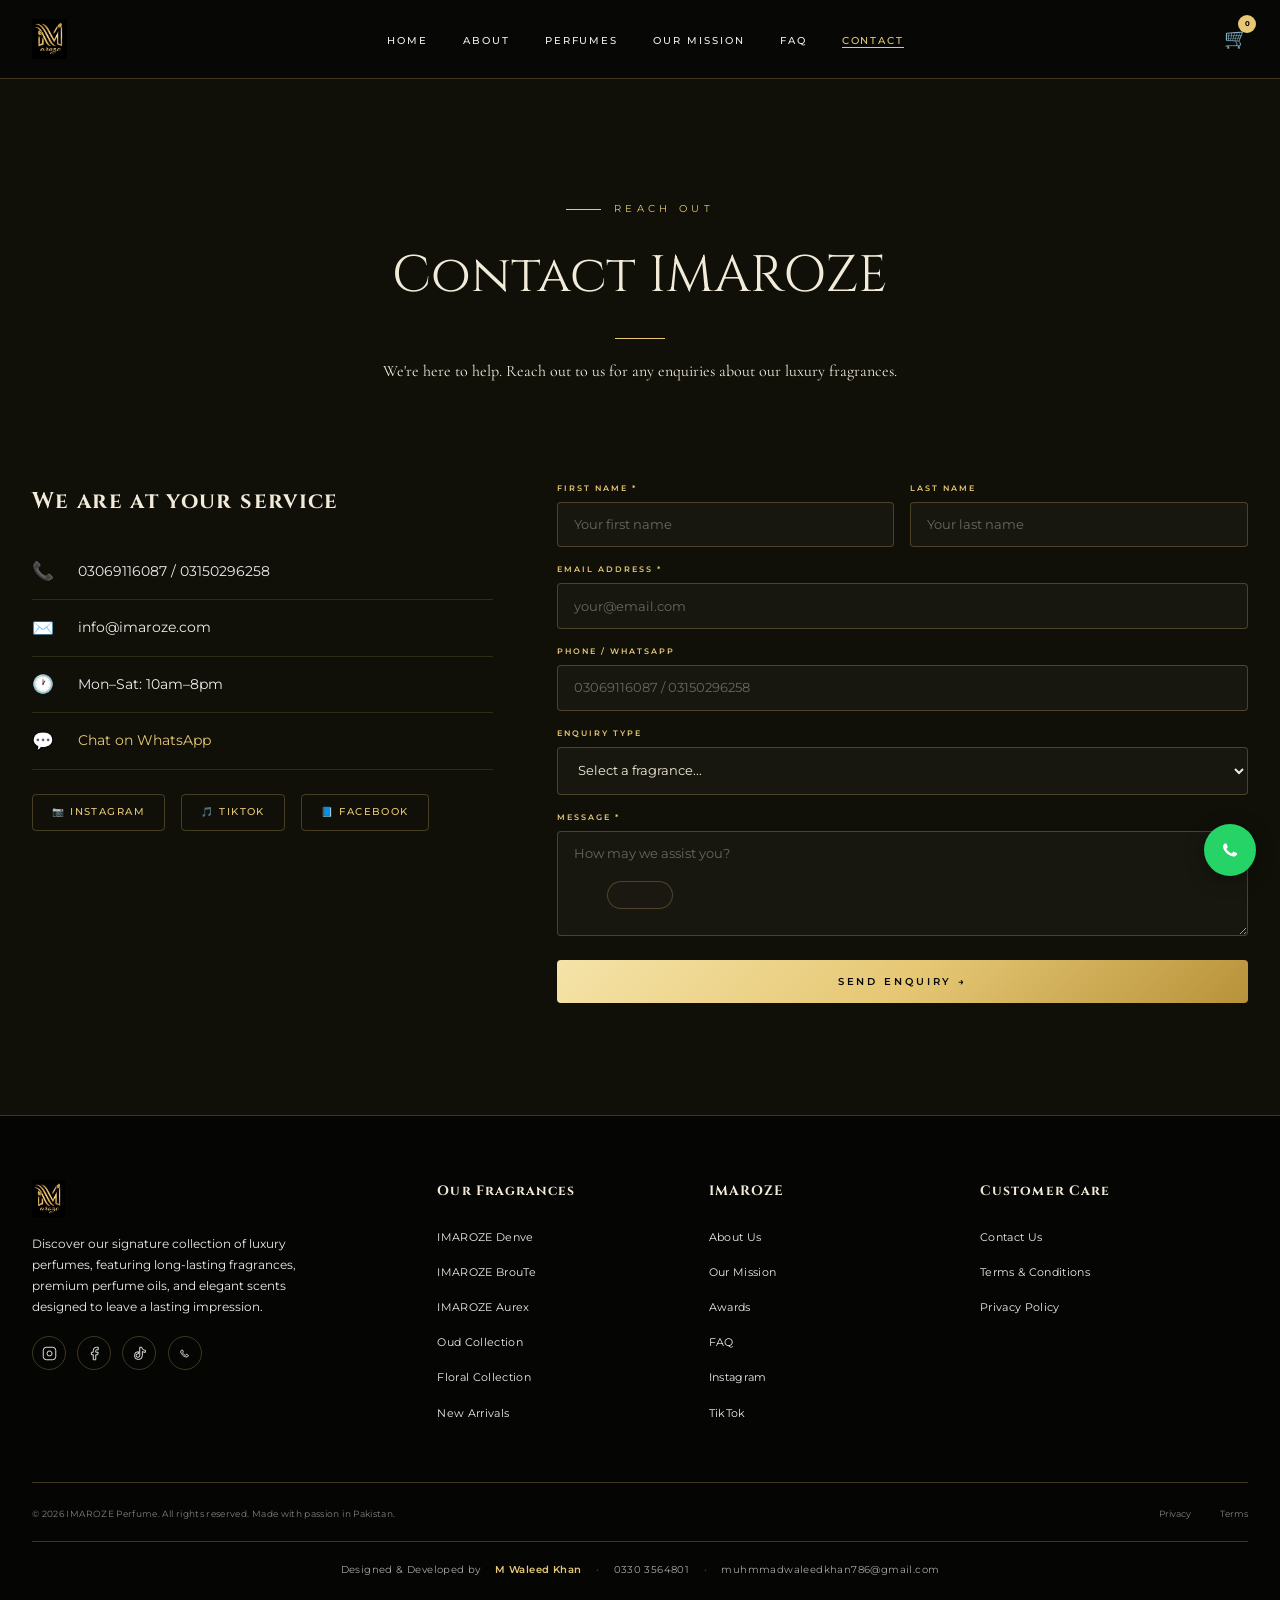
<file: contact.html>
<!DOCTYPE html>
<html lang="en">
<head>
<meta charset="UTF-8">
<meta name="viewport" content="width=device-width, initial-scale=1.0">
<meta name="description" content="IMAROZE Perfume — Contact us for enquiries about luxury fragrances, orders, and custom perfumes.">
<title>IMAROZE | Contact Us — Luxury Perfumes Pakistan</title>
<link rel="stylesheet" href="style.css">
<style>
/* ========== LIGHT GOLDEN THEME OVERRIDE ========== */
:root {
  --gold: #E6C875;
  --gold-line: rgba(230,200,117,0.25);
  --gold-hi: #F5E3A8;
  --gold-lo: #B8923A;
  --cream-dim: #EDEDED;
}

/* ========== CONTACT PAGE STYLES ========== */
#contact-page {
  padding: 10rem 0 5rem 0;
  background: var(--black2);
  min-height: 70vh;
}

.contact-grid {
  display: grid;
  grid-template-columns: 1fr 1.5fr;
  gap: 4rem;
  margin-top: 2rem;
}

@media (max-width: 992px) {
  .contact-grid {
    grid-template-columns: 1fr;
    gap: 3rem;
  }
}

/* ========== CONTACT INFO ========== */
.contact-info h3 {
  font-family: var(--fd);
  font-size: 1.4rem;
  color: var(--cream);
  margin-bottom: 1.5rem;
  letter-spacing: 0.06em;
}

.contact-info .info-row {
  display: flex;
  align-items: center;
  gap: 1rem;
  font-family: var(--fu);
  font-size: 0.85rem;
  color: var(--cream-dim);
  padding: 0.8rem 0;
  border-bottom: 1px solid rgba(230,200,117,0.15);
  transition: all 0.3s;
}

.contact-info .info-row:hover {
  color: var(--cream);
  padding-left: 0.5rem;
}

.contact-info .info-row strong {
  font-size: 1.1rem;
  color: var(--gold);
  min-width: 30px;
}

.contact-info .social-links {
  display: flex;
  gap: 1rem;
  margin-top: 1.5rem;
  flex-wrap: wrap;
}

.contact-info .social-links a {
  font-family: var(--fu);
  font-size: 0.6rem;
  font-weight: 500;
  letter-spacing: 0.15em;
  text-transform: uppercase;
  color: var(--gold);
  border: 1px solid var(--gold-line);
  padding: 0.6rem 1.2rem;
  transition: all 0.3s;
  text-decoration: none;
  border-radius: 4px;
}

.contact-info .social-links a:hover {
  background: rgba(230,200,117,0.1);
  border-color: var(--gold);
}

/* ========== CONTACT FORM ========== */
.contact-form .form-row {
  display: grid;
  grid-template-columns: 1fr 1fr;
  gap: 1rem;
}

@media (max-width: 500px) {
  .contact-form .form-row {
    grid-template-columns: 1fr;
  }
}

.contact-form .form-field {
  display: flex;
  flex-direction: column;
  gap: 0.4rem;
  margin-bottom: 1rem;
}

.contact-form .form-field label {
  font-family: var(--fu);
  font-size: 0.5rem;
  font-weight: 600;
  letter-spacing: 0.25em;
  text-transform: uppercase;
  color: var(--gold);
}

.contact-form .form-field input,
.contact-form .form-field textarea,
.contact-form .form-field select {
  background: rgba(255,255,255,0.03);
  border: 1px solid var(--gold-line);
  padding: 0.9rem 1rem;
  font-family: var(--fu);
  font-size: 0.8rem;
  color: var(--cream);
  outline: none;
  transition: border-color 0.3s;
  border-radius: 4px;
  width: 100%;
}

.contact-form .form-field input:focus,
.contact-form .form-field textarea:focus,
.contact-form .form-field select:focus {
  border-color: var(--gold);
}

.contact-form .form-field input::placeholder,
.contact-form .form-field textarea::placeholder {
  color: rgba(255,255,255,0.35);
}

.contact-form .form-field select option {
  background: var(--black3);
  color: var(--cream);
}

.contact-form .btn-gold {
  width: 100%;
  justify-content: center;
  margin-top: 0.5rem;
  display: inline-flex;
  align-items: center;
  gap: 0.6rem;
  font-family: var(--fu);
  font-size: 0.6rem;
  font-weight: 600;
  letter-spacing: 0.3em;
  text-transform: uppercase;
  color: #080807;
  background: linear-gradient(135deg, #F5E3A8, #E6C875, #B8923A);
  padding: 1rem 2.5rem;
  border: none;
  cursor: pointer;
  transition: all 0.4s ease;
  text-decoration: none;
  border-radius: 4px;
}

.contact-form .btn-gold:hover {
  transform: translateY(-3px);
  box-shadow: 0 12px 40px rgba(184,146,58,0.4);
}

.contact-form .btn-gold:disabled {
  opacity: 0.6;
  cursor: not-allowed;
  transform: none;
  box-shadow: none;
}

/* ========== FORM SUCCESS ========== */
.form-success {
  display: none;
  text-align: center;
  padding: 2rem;
  border: 1px solid var(--gold);
  background: rgba(230,200,117,0.1);
  border-radius: 4px;
}

.form-success .success-icon {
  font-size: 3rem;
  margin-bottom: 0.5rem;
}

.form-success h3 {
  font-family: var(--fd);
  font-size: 1.3rem;
  color: var(--cream);
  margin-bottom: 0.5rem;
}

.form-success p {
  font-family: var(--fu);
  font-size: 0.85rem;
  color: var(--cream-dim);
  line-height: 1.8;
}

/* ========== ERROR MESSAGE ========== */
.contact-form .error-message {
  display: none;
  text-align: center;
  padding: 1.2rem;
  background: rgba(231,76,60,0.06);
  border: 1px solid rgba(231,76,60,0.25);
  border-radius: 4px;
  margin-top: 1rem;
}

.contact-form .error-message p {
  font-family: var(--fu);
  font-size: 0.75rem;
  color: #e74c3c;
  line-height: 1.7;
}

/* ========== RESPONSIVE ========== */
@media (max-width: 768px) {
  #contact-page {
    padding: 8rem 0 3rem 0;
  }
  
  .contact-grid {
    gap: 2rem;
  }
  
  .contact-info h3 {
    font-size: 1.2rem;
  }
  
  .contact-info .info-row {
    font-size: 0.8rem;
    padding: 0.6rem 0;
  }
}

@media (max-width: 480px) {
  .contact-info .social-links {
    gap: 0.6rem;
  }
  
  .contact-info .social-links a {
    font-size: 0.5rem;
    padding: 0.4rem 0.8rem;
  }
}

/* ========== NAVBAR ========== */
#navbar {
  position: fixed;
  top: 0;
  left: 0;
  right: 0;
  z-index: 500;
  padding: 1.2rem 0;
  transition: all 0.4s;
  background: rgba(8,8,7,0.96);
  backdrop-filter: blur(24px);
  border-bottom: 1px solid var(--gold-line);
}

#navbar.scrolled {
  background: rgba(8,8,7,0.98);
}

.nav-inner {
  display: flex;
  align-items: center;
  justify-content: space-between;
}

.nav-logo img {
  height: 40px;
  width: auto;
}

.nav-links {
  display: flex;
  gap: 2.2rem;
  list-style: none;
}

.nav-links a {
  font-family: var(--fu);
  font-size: 0.6rem;
  font-weight: 500;
  letter-spacing: 0.2em;
  text-transform: uppercase;
  color: var(--cream-dim);
  transition: color 0.3s;
  position: relative;
  text-decoration: none;
}

.nav-links a::after {
  content: '';
  position: absolute;
  bottom: -2px;
  left: 0;
  right: 0;
  height: 1px;
  background: var(--gold);
  transform: scaleX(0);
  transition: transform 0.35s;
}

.nav-links a:hover,
.nav-links a.active {
  color: var(--gold);
}

.nav-links a:hover::after,
.nav-links a.active::after {
  transform: scaleX(1);
}

.nav-actions {
  display: flex;
  gap: 1rem;
  align-items: center;
}

.nav-btn {
  color: var(--cream-dim);
  font-size: 1.2rem;
  background: none;
  border: none;
  cursor: pointer;
  position: relative;
  transition: color 0.3s;
  text-decoration: none;
}

.nav-btn:hover {
  color: var(--gold);
}

.cart-badge {
  position: absolute;
  top: -8px;
  right: -8px;
  background: var(--gold);
  color: #080807;
  font-family: var(--fu);
  font-size: 0.45rem;
  font-weight: 700;
  width: 18px;
  height: 18px;
  border-radius: 50%;
  display: flex;
  align-items: center;
  justify-content: center;
}

.hamburger {
  display: none;
  flex-direction: column;
  gap: 4px;
  background: none;
  border: none;
  cursor: pointer;
  padding: 4px;
}

.hamburger span {
  display: block;
  width: 24px;
  height: 2px;
  background: var(--gold);
  transition: all 0.3s;
}

@media (max-width: 900px) {
  .nav-links {
    display: none;
  }
  .hamburger {
    display: flex;
  }
}

/* ========== MOBILE MENU ========== */
.mobile-menu {
  position: fixed;
  inset: 0;
  background: rgba(8,8,7,0.98);
  backdrop-filter: blur(30px);
  z-index: 499;
  display: flex;
  flex-direction: column;
  align-items: center;
  justify-content: center;
  gap: 2rem;
  transform: translateX(100%);
  transition: transform 0.5s;
}

.mobile-menu.open {
  transform: translateX(0);
}

.mobile-menu a {
  font-family: var(--fd);
  font-size: 1.5rem;
  color: var(--cream);
  transition: color 0.3s;
  letter-spacing: 0.08em;
  text-decoration: none;
}

.mobile-menu a:hover {
  color: var(--gold);
}

.mobile-menu .social-links {
  display: flex;
  gap: 1rem;
  margin-top: 1.5rem;
  flex-wrap: wrap;
  justify-content: center;
}

.mobile-menu .social-links a {
  font-family: var(--fu);
  font-size: 0.55rem;
  letter-spacing: 0.2em;
  text-transform: uppercase;
  color: var(--gold);
  border: 1px solid var(--gold-line);
  padding: 0.6rem 1.2rem;
  transition: all 0.3s;
  text-decoration: none;
}

.mobile-menu .social-links a:hover {
  background: rgba(230,200,117,0.1);
}

/* ============================================================
   TOAST
============================================================ */
.toast {
  position: fixed;
  bottom: 1.5rem;
  left: 50%;
  transform: translateX(-50%) translateY(120%);
  z-index: 900;
  background: var(--black3);
  border: 1px solid var(--gold-line);
  padding: 0.8rem 2rem;
  font-family: var(--fu);
  font-size: 0.68rem;
  letter-spacing: 0.1em;
  color: var(--gold);
  white-space: nowrap;
  transition: transform 0.4s ease;
  border-radius: 30px;
}

.toast.show {
  transform: translateX(-50%) translateY(0);
}

/* ============================================================
   WHATSAPP
============================================================ */
.whatsapp-float {
  position: fixed;
  bottom: 24px;
  right: 24px;
  width: 52px;
  height: 52px;
  background: #25D366;
  border-radius: 50%;
  display: flex;
  align-items: center;
  justify-content: center;
  z-index: 400;
  box-shadow: 0 4px 20px rgba(0,0,0,0.3);
  transition: transform 0.3s;
}

.whatsapp-float:hover {
  transform: scale(1.06);
}

.whatsapp-float svg {
  width: 28px;
  height: 28px;
  fill: white;
}

/* ============================================================
   PRELOADER
============================================================ */
#preloader {
  position: fixed;
  inset: 0;
  background: #080807;
  z-index: 9999;
  display: flex;
  flex-direction: column;
  align-items: center;
  justify-content: center;
  gap: 1.5rem;
  transition: opacity 0.6s;
}

#preloader.hide {
  opacity: 0;
  pointer-events: none;
}

#preloader .logo {
  font-family: 'Cinzel', serif;
  font-size: 1.8rem;
  letter-spacing: 0.5em;
  color: #E6C875;
}

#preloader .bar {
  width: 140px;
  height: 1px;
  background: var(--black3);
  position: relative;
  overflow: hidden;
}

#preloader .bar::after {
  content: '';
  position: absolute;
  top: 0;
  left: -100%;
  width: 100%;
  height: 100%;
  background: linear-gradient(90deg, transparent, #E6C875, transparent);
  animation: sweep 1.8s ease-in-out infinite;
}

@keyframes sweep {
  to {
    left: 100%;
  }
}

/* ============================================================
   FOOTER
============================================================ */
footer {
  background: #050504;
  border-top: 1px solid var(--gold-line);
  padding: 4rem 0 1.5rem;
  margin-top: 0;
}

.footer-grid {
  display: grid;
  grid-template-columns: 1.6fr 1fr 1fr 1.2fr;
  gap: 3rem;
  margin-bottom: 3rem;
}

@media (max-width: 992px) {
  .footer-grid {
    grid-template-columns: 1fr 1fr;
  }
}

@media (max-width: 600px) {
  .footer-grid {
    grid-template-columns: 1fr;
    gap: 2rem;
  }
}

.footer-brand .logo img {
  height: 38px;
  width: auto;
  margin-bottom: 1rem;
}

.footer-brand p {
  font-family: var(--fu);
  font-size: 0.72rem;
  color: var(--cream-dim);
  line-height: 1.8;
  max-width: 280px;
  margin-bottom: 1.2rem;
}

.footer-socials {
  display: flex;
  gap: 0.7rem;
  flex-wrap: wrap;
}

.footer-socials a {
  width: 34px;
  height: 34px;
  border: 1px solid var(--gold-line);
  border-radius: 50%;
  display: flex;
  align-items: center;
  justify-content: center;
  color: var(--cream-dim);
  transition: all 0.3s;
  text-decoration: none;
}

.footer-socials a:hover {
  border-color: var(--gold);
  color: var(--gold);
  background: rgba(230,200,117,0.1);
}

.footer-socials a svg {
  width: 15px;
  height: 15px;
  stroke: currentColor;
  stroke-width: 1.5;
  fill: none;
}

.footer-col h4 {
  font-family: var(--fd);
  font-size: 0.85rem;
  color: var(--cream);
  margin-bottom: 1.2rem;
  letter-spacing: 0.08em;
}

.footer-col ul {
  list-style: none;
}

.footer-col ul li {
  margin-bottom: 0.5rem;
}

.footer-col ul a {
  font-family: var(--fu);
  font-size: 0.68rem;
  color: var(--cream-dim);
  transition: color 0.3s;
  letter-spacing: 0.03em;
  text-decoration: none;
}

.footer-col ul a:hover {
  color: var(--gold);
}

.footer-bottom {
  border-top: 1px solid var(--gold-line);
  padding-top: 1.5rem;
  display: flex;
  align-items: center;
  justify-content: space-between;
  flex-wrap: wrap;
  gap: 1rem;
}

.footer-bottom p {
  font-family: var(--fu);
  font-size: 0.55rem;
  color: rgba(255,255,255,0.5);
  letter-spacing: 0.04em;
}

.footer-bottom-links {
  display: flex;
  gap: 1.8rem;
}

.footer-bottom-links a {
  font-family: var(--fu);
  font-size: 0.55rem;
  color: rgba(255,255,255,0.5);
  transition: color 0.3s;
  text-decoration: none;
}

.footer-bottom-links a:hover {
  color: var(--gold);
}

@media (max-width: 768px) {
  .footer-bottom {
    flex-direction: column;
    text-align: center;
  }
  .footer-bottom-links {
    gap: 1.2rem;
  }
}

/* ========== DEVELOPER CREDIT ========== */
.footer-credit {
  border-top: 1px solid var(--gold-line);
  margin-top: 1.2rem;
  padding-top: 1.2rem;
  text-align: center;
}

.footer-credit p {
  font-family: var(--fu);
  font-size: 0.62rem;
  letter-spacing: 0.04em;
  color: rgba(255,255,255,0.65);
  display: flex;
  align-items: center;
  justify-content: center;
  flex-wrap: wrap;
  gap: 0.5rem 0.9rem;
}

.footer-credit .dev-name {
  color: var(--gold);
  font-weight: 600;
}

.footer-credit .dot {
  color: rgba(255,255,255,0.25);
}

.footer-credit a {
  color: rgba(255,255,255,0.65);
  text-decoration: none;
  transition: color 0.3s;
}

.footer-credit a:hover {
  color: var(--gold);
}

@media (max-width: 600px) {
  .footer-credit p {
    flex-direction: column;
    gap: 0.4rem;
  }
  .footer-credit .dot {
    display: none;
  }
}
</style>
</head>
<body>

<!-- ========== PRELOADER ========== -->
<div id="preloader">
  <div class="logo">IMAROZE</div>
  <div class="bar"></div>
</div>

<!-- ========== TOAST ========== -->
<div class="toast" id="toast"></div>

<!-- ========== WHATSAPP ========== -->
<a href="https://wa.me/923001234567" class="whatsapp-float" target="_blank" rel="noopener">
  <svg viewBox="0 0 24 24"><path d="M17.472 14.382c-.297-.149-1.758-.867-2.03-.967-.273-.099-.471-.148-.67.15-.197.297-.767.966-.94 1.164-.173.199-.347.223-.644.075-.297-.15-1.255-.463-2.39-1.475-.883-.788-1.48-1.761-1.653-2.059-.173-.297-.018-.458.13-.606.134-.133.298-.347.446-.52.149-.174.198-.298.298-.497.099-.198.05-.371-.025-.52-.075-.149-.669-1.612-.916-2.207-.242-.579-.487-.5-.669-.51-.173-.008-.371-.01-.57-.01-.198 0-.52.074-.792.372-.272.297-1.04 1.016-1.04 2.479 0 1.462 1.065 2.875 1.213 3.074.149.198 2.096 3.2 5.077 4.487.709.306 1.262.489 1.694.625.712.227 1.36.195 1.871.118.571-.085 1.758-.719 2.006-1.413.248-.694.248-1.289.173-1.413-.074-.124-.272-.198-.57-.347z"/></svg>
</a>

<!-- ========== HEADER / NAVBAR ========== -->
<nav id="navbar">
  <div class="container">
    <div class="nav-inner">
      <a href="index.html" class="nav-logo">
        <img src="logo.png" alt="IMAROZE">
      </a>
      <ul class="nav-links">
        <li><a href="index.html">Home</a></li>
        <li><a href="about.html">About</a></li>
        <li><a href="products.html">Perfumes</a></li>
        <li><a href="mission.html">Our Mission</a></li>
        <li><a href="faq.html">FAQ</a></li>
        <li><a href="contact.html" class="active">Contact</a></li>
      </ul>
      <div class="nav-actions">
        <a href="cart.html" class="nav-btn" style="position:relative">
          🛒
          <span class="cart-badge" id="cartBadge">0</span>
        </a>
        <button class="hamburger" onclick="toggleMob()">
          <span></span><span></span><span></span>
        </button>
      </div>
    </div>
  </div>
</nav>

<!-- ========== MOBILE MENU ========== -->
<div class="mobile-menu" id="mobileMenu">
  <a href="index.html" onclick="closeMob()">Home</a>
  <a href="about.html" onclick="closeMob()">About</a>
  <a href="products.html" onclick="closeMob()">Perfumes</a>
  <a href="mission.html" onclick="closeMob()">Our Mission</a>
  <a href="faq.html" onclick="closeMob()">FAQ</a>
  <a href="contact.html" onclick="closeMob()">Contact</a>
  <div class="social-links">
    <a href="https://www.instagram.com/imaroze.official" target="_blank">Instagram</a>
    <a href="https://www.tiktok.com/@imaroze.official" target="_blank">TikTok</a>
    <a href="https://www.facebook.com/share/175FcaNHRu" target="_blank">Facebook</a>
  </div>
</div>

<!-- ========== CONTACT ========== -->
<section id="contact-page">
  <div class="container">
    <div class="section-head">
      <span class="eyebrow">Reach Out</span>
      <h2>Contact IMAROZE</h2>
      <div class="rule"></div>
      <p class="section-sub">We're here to help. Reach out to us for any enquiries about our luxury fragrances.</p>
    </div>
    
    <div class="contact-grid">
      <!-- Contact Info -->
      <div class="contact-info">
        <h3>We are at your service</h3>
        <div class="info-row">
          <strong>📞</strong> 03069116087 / 03150296258
        </div>
        <div class="info-row">
          <strong>✉️</strong> info@imaroze.com
        </div>
        <div class="info-row">
          <strong>🕐</strong> Mon–Sat: 10am–8pm
        </div>
        <div class="info-row">
          <strong>💬</strong> <a href="https://wa.me/923001234567" target="_blank" style="color:var(--gold)">Chat on WhatsApp</a>
        </div>
        
        <div class="social-links">
          <a href="https://www.instagram.com/imaroze.official" target="_blank">📷 Instagram</a>
          <a href="https://www.tiktok.com/@imaroze.official" target="_blank">🎵 TikTok</a>
          <a href="https://www.facebook.com/share/175FcaNHRu" target="_blank">📘 Facebook</a>
        </div>
      </div>
      
      <!-- Contact Form -->
      <div class="contact-form">
        <form id="contactForm">
          <div class="form-row">
            <div class="form-field">
              <label>First Name *</label>
              <input type="text" id="cfFirst" placeholder="Your first name" required>
            </div>
            <div class="form-field">
              <label>Last Name</label>
              <input type="text" id="cfLast" placeholder="Your last name">
            </div>
          </div>
          
          <div class="form-field">
            <label>Email Address *</label>
            <input type="email" id="cfEmail" placeholder="your@email.com" required>
          </div>
          
          <div class="form-field">
            <label>Phone / WhatsApp</label>
            <input type="tel" id="cfPhone" placeholder="03069116087 / 03150296258">
          </div>
          
          <div class="form-field">
            <label>Enquiry Type</label>
            <select id="cfSubject">
              <option value="">Select a fragrance...</option>
              <option value="IMAROZE Denve">IMAROZE Denve</option>
              <option value="IMAROZE BrouTe">IMAROZE BrouTe</option>
              <option value="IMAROZE Aurex">IMAROZE Aurex</option>
              <option value="Multiple">Multiple / All</option>
            </select>
          </div>
          
          <div class="form-field">
            <label>Message *</label>
            <textarea id="cfMessage" rows="5" placeholder="How may we assist you?" required></textarea>
          </div>
          
          <button type="submit" class="btn-gold" id="contactSubmitBtn">Send Enquiry →</button>
          
          <div class="error-message" id="contactError">
            <p>⚠ Could not send your message. Please check your internet connection and try again.</p>
          </div>
        </form>
        
        <!-- Success Message -->
        <div class="form-success" id="formSuccess">
          <div class="success-icon">✅</div>
          <h3>Message Sent!</h3>
          <p>Thank you for contacting IMAROZE. Our team will respond within 24 hours.</p>
          <button class="btn-gold" style="margin-top:1.5rem;justify-content:center" onclick="location.href='index.html'">Return Home</button>
        </div>
      </div>
    </div>
  </div>
</section>

<footer>
  <div class="container">
    <div class="footer-grid">
      <div class="footer-brand">
        <a href="index.html" class="logo"><img src="logo.png" alt="IMAROZE"></a>
        <p>Discover our signature collection of luxury perfumes, featuring long-lasting fragrances, premium perfume oils, and elegant scents designed to leave a lasting impression.</p>
        <div class="footer-socials">
          <a href="https://www.instagram.com/imaroze.official" target="_blank"><svg viewBox="0 0 24 24"><rect x="2" y="2" width="20" height="20" rx="5"/><path d="M16 11.37A4 4 0 1112.63 8 4 4 0 0116 11.37z"/><line x1="17.5" y1="6.5" x2="17.51" y2="6.5"/></svg></a>
          <a href="https://www.facebook.com/share/175FcaNHRu" target="_blank"><svg viewBox="0 0 24 24"><path d="M18 2h-3a5 5 0 00-5 5v3H7v4h3v8h4v-8h3l1-4h-4V7a1 1 0 011-1h3z"/></svg></a>
          <a href="https://www.tiktok.com/@imaroze.official" target="_blank"><svg viewBox="0 0 24 24"><path d="M19.59 6.69a4.83 4.83 0 01-3.77-4.25V2h-3.45v13.67a2.89 2.89 0 01-2.88 2.5 2.89 2.89 0 01-2.89-2.89 2.89 2.89 0 012.89-2.89c.28 0 .54.04.79.1V9.01a6.34 6.34 0 106.33 6.34V8.69a8.18 8.18 0 004.78 1.52V6.75a4.85 4.85 0 01-1.01-.06z"/></svg></a>
          <a href="https://wa.me/923001234567" target="_blank"><svg viewBox="0 0 24 24"><path d="M17.472 14.382c-.297-.149-1.758-.867-2.03-.967-.273-.099-.471-.148-.67.15-.197.297-.767.966-.94 1.164-.173.199-.347.223-.644.075-.297-.15-1.255-.463-2.39-1.475-.883-.788-1.48-1.761-1.653-2.059-.173-.297-.018-.458.13-.606.134-.133.298-.347.446-.52.149-.174.198-.298.298-.497.099-.198.05-.371-.025-.52-.075-.149-.669-1.612-.916-2.207-.242-.579-.487-.5-.669-.51-.173-.008-.371-.01-.57-.01-.198 0-.52.074-.792.372-.272.297-1.04 1.016-1.04 2.479 0 1.462 1.065 2.875 1.213 3.074.149.198 2.096 3.2 5.077 4.487.709.306 1.262.489 1.694.625.712.227 1.36.195 1.871.118.571-.085 1.758-.719 2.006-1.413.248-.694.248-1.289.173-1.413-.074-.124-.272-.198-.57-.347z"/></svg></a>
        </div>
      </div>
      <div class="footer-col">
        <h4>Our Fragrances</h4>
        <ul>
          <li><a href="products.html">IMAROZE Denve</a></li>
          <li><a href="products.html">IMAROZE BrouTe</a></li>
          <li><a href="products.html">IMAROZE Aurex</a></li>
          <li><a href="products.html">Oud Collection</a></li>
          <li><a href="products.html">Floral Collection</a></li>
          <li><a href="products.html">New Arrivals</a></li>
        </ul>
      </div>
      <div class="footer-col">
        <h4>IMAROZE</h4>
        <ul>
          <li><a href="about.html">About Us</a></li>
          <li><a href="about.html#mission">Our Mission</a></li>
          <li><a href="about.html#awards">Awards</a></li>
          <li><a href="faq.html">FAQ</a></li>
          <li><a href="https://www.instagram.com/imaroze.official" target="_blank">Instagram</a></li>
          <li><a href="https://www.tiktok.com/@imaroze.official" target="_blank">TikTok</a></li>
        </ul>
      </div>
      <div class="footer-col">
        <h4>Customer Care</h4>
        <ul>
          <li><a href="contact.html">Contact Us</a></li>
          <li><a href="terms.html">Terms &amp; Conditions</a></li>
          <li><a href="privacy.html">Privacy Policy</a></li>
        </ul>
      </div>
    </div>
    <div class="footer-bottom">
      <p>© 2026 IMAROZE Perfume. All rights reserved. Made with passion in Pakistan.</p>
      <div class="footer-bottom-links">
        <a href="privacy.html">Privacy</a>
        <a href="terms.html">Terms</a>
      </div>
    </div>
    <div class="footer-credit">
      <p>
        Designed &amp; Developed by <span class="dev-name">M Waleed Khan</span>
        <span class="dot">•</span>
        <a href="tel:+923303564801">0330 3564801</a>
        <span class="dot">•</span>
        <a href="mailto:muhmmadwaleedkhan786@gmail.com">muhmmadwaleedkhan786@gmail.com</a>
      </p>
    </div>
  </div>
</footer>

<!-- ========== SCRIPTS ========== -->
<script>
// ========== PRELOADER ==========
window.addEventListener('load', function() {
  setTimeout(() => {
    document.getElementById('preloader').classList.add('hide');
    setTimeout(() => document.getElementById('preloader').style.display = 'none', 600);
  }, 1000);
});

// ========== NAVBAR SCROLL ==========
window.addEventListener('scroll', function() {
  document.getElementById('navbar').classList.toggle('scrolled', window.scrollY > 70);
});

// ========== MOBILE MENU ==========
function toggleMob() {
  const menu = document.getElementById('mobileMenu');
  menu.classList.toggle('open');
  const spans = document.querySelectorAll('.hamburger span');
  if (menu.classList.contains('open')) {
    spans[0].style.transform = 'rotate(45deg) translate(4px,4px)';
    spans[1].style.opacity = '0';
    spans[2].style.transform = 'rotate(-45deg) translate(4px,-4px)';
  } else {
    spans.forEach(s => { s.style.transform = ''; s.style.opacity = ''; });
  }
}

function closeMob() {
  document.getElementById('mobileMenu').classList.remove('open');
  document.querySelectorAll('.hamburger span').forEach(s => { s.style.transform = ''; s.style.opacity = ''; });
}

// ========== TOAST ==========
function showToast(msg) {
  const t = document.getElementById('toast');
  t.textContent = msg;
  t.classList.add('show');
  setTimeout(() => t.classList.remove('show'), 2500);
}

// ========== CART BADGE ==========
function updateCartBadge() {
  const cart = JSON.parse(localStorage.getItem('imaroze_cart') || '[]');
  const badges = document.querySelectorAll('.cart-badge');
  badges.forEach(badge => {
    badge.textContent = cart.length;
  });
}

// ========== GOOGLE SHEETS CONTACT FORM ==========
const CONTACT_API_URL = "https://script.google.com/macros/s/AKfycbxdi8dBGg6rxlM67xI51c7ZNZ7tRYwfk1CcOlTBDGvn0HB2y8cNCODhWMHDd2UeKg0b/exec";

document.getElementById('contactForm')?.addEventListener('submit', function(e) {
  e.preventDefault();
  
  const firstName = document.getElementById('cfFirst').value.trim();
  const lastName = document.getElementById('cfLast').value.trim();
  const email = document.getElementById('cfEmail').value.trim();
  const phone = document.getElementById('cfPhone').value.trim();
  const subject = document.getElementById('cfSubject').value;
  const message = document.getElementById('cfMessage').value.trim();
  const submitBtn = document.getElementById('contactSubmitBtn');
  const errorBox = document.getElementById('contactError');
  
  errorBox.style.display = 'none';
  
  if (!firstName) { showToast('Please enter your first name'); return; }
  if (!email || !email.includes('@')) { showToast('Please enter a valid email'); return; }
  if (!message || message.length < 5) { showToast('Please enter your message (min 5 characters)'); return; }
  
  const data = {
    firstName: firstName,
    lastName: lastName,
    email: email,
    phone: phone,
    subject: subject,
    message: message,
    date: new Date().toISOString()
  };
  
  submitBtn.disabled = true;
  submitBtn.textContent = 'Sending…';
  
  fetch(CONTACT_API_URL, {
    method: 'POST',
    headers: { 'Content-Type': 'text/plain;charset=utf-8' },
    body: JSON.stringify(data)
  })
  .then(response => response.json())
  .then(result => {
    submitBtn.disabled = false;
    submitBtn.textContent = 'Send Enquiry →';
    if (result && result.status === "success") {
      document.getElementById('contactForm').style.display = 'none';
      document.getElementById('formSuccess').style.display = 'block';
      showToast('Message sent successfully! 📨');
    } else {
      errorBox.style.display = 'block';
      showToast('Could not send message. Please try again.');
    }
  })
  .catch(error => {
    console.log('⚠️ Contact form error:', error);
    submitBtn.disabled = false;
    submitBtn.textContent = 'Send Enquiry →';
    errorBox.style.display = 'block';
    showToast('Network error. Please try again.');
  });
});

// ========== INIT ==========
updateCartBadge();
</script>
</body>
</html>
</file>
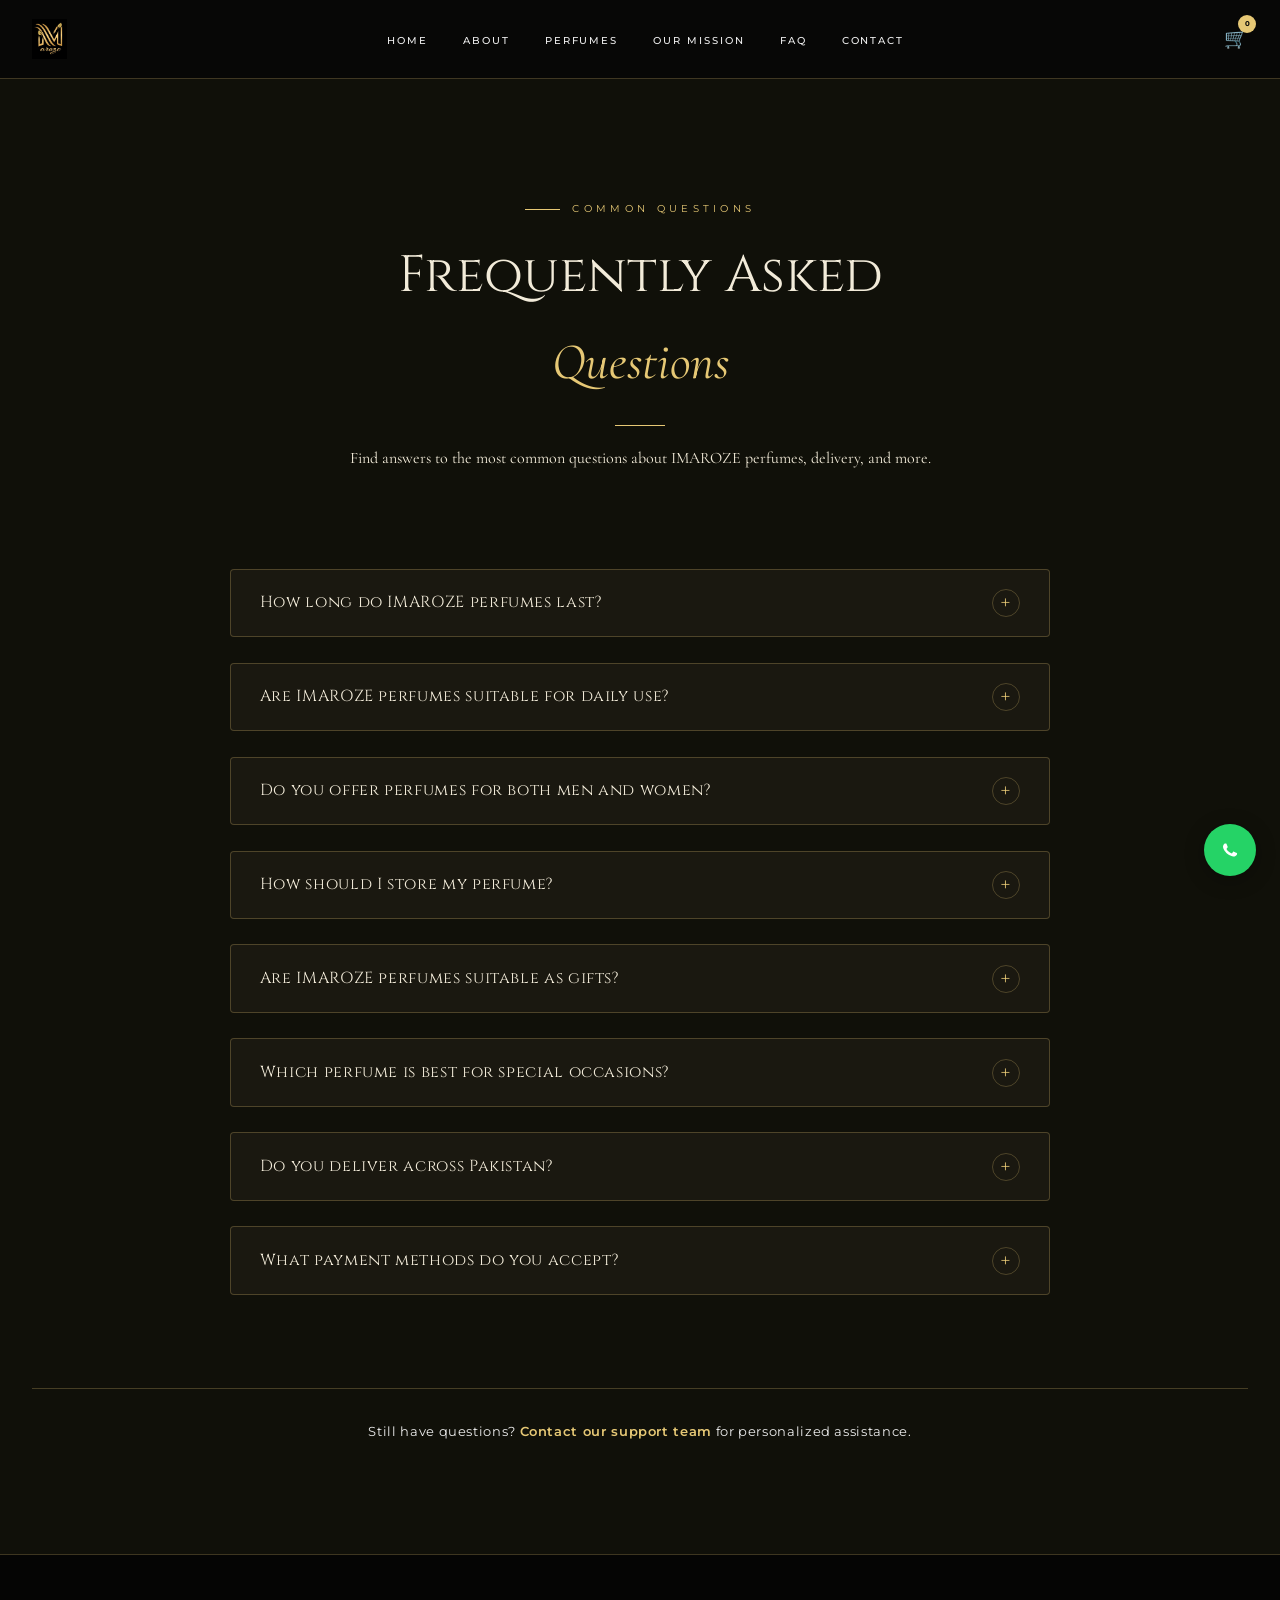
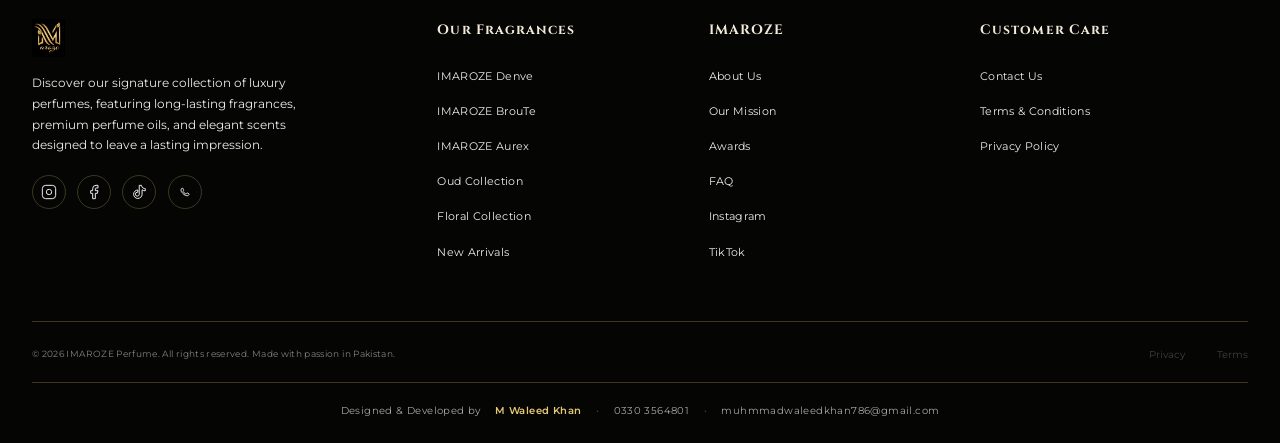
<file: faq.html>
<!DOCTYPE html>
<html lang="en">
<head>
<meta charset="UTF-8">
<meta name="viewport" content="width=device-width, initial-scale=1.0">
<meta name="description" content="IMAROZE Perfume — Frequently asked questions about luxury fragrances, longevity, delivery, and more.">
<title>IMAROZE | FAQ — Frequently Asked Questions</title>
<link rel="stylesheet" href="style.css">
<style>
/* ========== LIGHT GOLDEN THEME OVERRIDE ========== */
:root {
  --gold: #E6C875;
  --gold-line: rgba(230,200,117,0.25);
  --gold-hi: #F5E3A8;
  --gold-lo: #B8923A;
  --cream-dim: #EDEDED;
}

/* ========== FAQ PAGE STYLES ========== */
#faq-page {
  padding: 10rem 0 5rem 0;
  background: var(--black2);
  min-height: 70vh;
}

.faq-list {
  max-width: 820px;
  margin: 2.5rem auto 0;
  display: flex;
  flex-direction: column;
  gap: 0.8rem;
}

/* ========== FAQ ITEM ========== */
.faq-item {
  border: 1px solid var(--gold-line);
  background: var(--black3);
  transition: all 0.4s ease;
  border-radius: 4px;
  overflow: hidden;
}

.faq-item:hover {
  border-color: rgba(230,200,117,0.55);
}

.faq-item.open {
  border-color: var(--gold);
  box-shadow: 0 4px 30px rgba(230,200,117,0.15);
}

/* ========== FAQ QUESTION ========== */
.faq-question {
  font-family: var(--fd);
  font-size: 1rem;
  color: var(--cream);
  padding: 1.2rem 1.8rem;
  cursor: pointer;
  display: flex;
  justify-content: space-between;
  align-items: center;
  transition: all 0.3s ease;
  letter-spacing: 0.04em;
  gap: 1rem;
}

.faq-question:hover {
  color: var(--gold);
}

.faq-question .plus {
  font-family: var(--fu);
  font-size: 1.2rem;
  font-weight: 300;
  color: var(--gold);
  transition: transform 0.4s ease;
  flex-shrink: 0;
  width: 28px;
  height: 28px;
  display: flex;
  align-items: center;
  justify-content: center;
  border: 1px solid var(--gold-line);
  border-radius: 50%;
}

.faq-item.open .faq-question .plus {
  transform: rotate(45deg);
  background: var(--gold);
  color: #080807;
  border-color: var(--gold);
}

/* ========== FAQ ANSWER ========== */
.faq-answer {
  font-family: var(--fu);
  font-size: 0.85rem;
  color: var(--cream-dim);
  line-height: 1.85;
  letter-spacing: 0.02em;
  max-height: 0;
  overflow: hidden;
  transition: max-height 0.5s ease, padding 0.3s ease;
  padding: 0 1.8rem;
}

.faq-item.open .faq-answer {
  max-height: 500px;
  padding: 0 1.8rem 1.2rem;
}

/* ========== FAQ CATEGORY BADGE ========== */
.faq-category {
  display: inline-block;
  font-family: var(--fu);
  font-size: 0.4rem;
  font-weight: 600;
  letter-spacing: 0.15em;
  text-transform: uppercase;
  color: var(--gold);
  border: 1px solid var(--gold-line);
  padding: 0.15rem 0.6rem;
  border-radius: 2px;
  margin-bottom: 0.3rem;
}

/* ========== FAQ STATS ========== */
.faq-stats {
  text-align: center;
  margin-top: 3rem;
  padding: 2rem;
  border-top: 1px solid var(--gold-line);
}

.faq-stats p {
  font-family: var(--fu);
  font-size: 0.8rem;
  color: var(--cream-dim);
  letter-spacing: 0.05em;
}

.faq-stats span {
  color: var(--gold);
  font-weight: 600;
}

/* ========== RESPONSIVE ========== */
@media (max-width: 768px) {
  #faq-page {
    padding: 8rem 0 3rem 0;
  }
  
  .faq-question {
    font-size: 0.9rem;
    padding: 1rem 1.2rem;
  }
  
  .faq-answer {
    font-size: 0.8rem;
    padding: 0 1.2rem;
  }
  
  .faq-item.open .faq-answer {
    padding: 0 1.2rem 1rem;
  }
  
  .faq-question .plus {
    width: 24px;
    height: 24px;
    font-size: 1rem;
  }
}

@media (max-width: 480px) {
  .faq-question {
    font-size: 0.8rem;
    padding: 0.8rem 1rem;
  }
  
  .faq-answer {
    font-size: 0.75rem;
  }
  
  .faq-item.open .faq-answer {
    padding: 0 1rem 0.8rem;
  }
  
  .faq-question .plus {
    width: 20px;
    height: 20px;
    font-size: 0.8rem;
  }
}

/* ========== NAVBAR ========== */
#navbar {
  position: fixed;
  top: 0;
  left: 0;
  right: 0;
  z-index: 500;
  padding: 1.2rem 0;
  transition: all 0.4s;
  background: rgba(8,8,7,0.96);
  backdrop-filter: blur(24px);
  border-bottom: 1px solid var(--gold-line);
}

#navbar.scrolled {
  background: rgba(8,8,7,0.98);
}

.nav-inner {
  display: flex;
  align-items: center;
  justify-content: space-between;
}

.nav-logo img {
  height: 40px;
  width: auto;
}

.nav-links {
  display: flex;
  gap: 2.2rem;
  list-style: none;
}

.nav-links a {
  font-family: var(--fu);
  font-size: 0.6rem;
  font-weight: 500;
  letter-spacing: 0.2em;
  text-transform: uppercase;
  color: var(--cream-dim);
  transition: color 0.3s;
  position: relative;
  text-decoration: none;
}

.nav-links a::after {
  content: '';
  position: absolute;
  bottom: -2px;
  left: 0;
  right: 0;
  height: 1px;
  background: var(--gold);
  transform: scaleX(0);
  transition: transform 0.35s;
}

.nav-links a:hover,
.nav-links a.active {
  color: var(--gold);
}

.nav-links a:hover::after,
.nav-links a.active::after {
  transform: scaleX(1);
}

.nav-actions {
  display: flex;
  gap: 1rem;
  align-items: center;
}

.nav-btn {
  color: var(--cream-dim);
  font-size: 1.2rem;
  background: none;
  border: none;
  cursor: pointer;
  position: relative;
  transition: color 0.3s;
  text-decoration: none;
}

.nav-btn:hover {
  color: var(--gold);
}

.cart-badge {
  position: absolute;
  top: -8px;
  right: -8px;
  background: var(--gold);
  color: #080807;
  font-family: var(--fu);
  font-size: 0.45rem;
  font-weight: 700;
  width: 18px;
  height: 18px;
  border-radius: 50%;
  display: flex;
  align-items: center;
  justify-content: center;
}

.hamburger {
  display: none;
  flex-direction: column;
  gap: 4px;
  background: none;
  border: none;
  cursor: pointer;
  padding: 4px;
}

.hamburger span {
  display: block;
  width: 24px;
  height: 2px;
  background: var(--gold);
  transition: all 0.3s;
}

@media (max-width: 900px) {
  .nav-links {
    display: none;
  }
  .hamburger {
    display: flex;
  }
}

/* ========== MOBILE MENU ========== */
.mobile-menu {
  position: fixed;
  inset: 0;
  background: rgba(8,8,7,0.98);
  backdrop-filter: blur(30px);
  z-index: 499;
  display: flex;
  flex-direction: column;
  align-items: center;
  justify-content: center;
  gap: 2rem;
  transform: translateX(100%);
  transition: transform 0.5s;
}

.mobile-menu.open {
  transform: translateX(0);
}

.mobile-menu a {
  font-family: var(--fd);
  font-size: 1.5rem;
  color: var(--cream);
  transition: color 0.3s;
  letter-spacing: 0.08em;
  text-decoration: none;
}

.mobile-menu a:hover {
  color: var(--gold);
}

.mobile-menu .social-links {
  display: flex;
  gap: 1rem;
  margin-top: 1.5rem;
  flex-wrap: wrap;
  justify-content: center;
}

.mobile-menu .social-links a {
  font-family: var(--fu);
  font-size: 0.55rem;
  letter-spacing: 0.2em;
  text-transform: uppercase;
  color: var(--gold);
  border: 1px solid var(--gold-line);
  padding: 0.6rem 1.2rem;
  transition: all 0.3s;
  text-decoration: none;
}

.mobile-menu .social-links a:hover {
  background: rgba(230,200,117,0.1);
}

/* ============================================================
   WHATSAPP
============================================================ */
.whatsapp-float {
  position: fixed;
  bottom: 24px;
  right: 24px;
  width: 52px;
  height: 52px;
  background: #25D366;
  border-radius: 50%;
  display: flex;
  align-items: center;
  justify-content: center;
  z-index: 400;
  box-shadow: 0 4px 20px rgba(0,0,0,0.3);
  transition: transform 0.3s;
}

.whatsapp-float:hover {
  transform: scale(1.06);
}

.whatsapp-float svg {
  width: 28px;
  height: 28px;
  fill: white;
}

/* ============================================================
   PRELOADER
============================================================ */
#preloader {
  position: fixed;
  inset: 0;
  background: #080807;
  z-index: 9999;
  display: flex;
  flex-direction: column;
  align-items: center;
  justify-content: center;
  gap: 1.5rem;
  transition: opacity 0.6s;
}

#preloader.hide {
  opacity: 0;
  pointer-events: none;
}

#preloader .logo {
  font-family: 'Cinzel', serif;
  font-size: 1.8rem;
  letter-spacing: 0.5em;
  color: #E6C875;
}

#preloader .bar {
  width: 140px;
  height: 1px;
  background: var(--black3);
  position: relative;
  overflow: hidden;
}

#preloader .bar::after {
  content: '';
  position: absolute;
  top: 0;
  left: -100%;
  width: 100%;
  height: 100%;
  background: linear-gradient(90deg, transparent, #E6C875, transparent);
  animation: sweep 1.8s ease-in-out infinite;
}

@keyframes sweep {
  to {
    left: 100%;
  }
}

/* ============================================================
   FOOTER
============================================================ */
footer {
  background: #050504;
  border-top: 1px solid var(--gold-line);
  padding: 4rem 0 1.5rem;
  margin-top: 0;
}

.footer-grid {
  display: grid;
  grid-template-columns: 1.6fr 1fr 1fr 1.2fr;
  gap: 3rem;
  margin-bottom: 3rem;
}

@media (max-width: 992px) {
  .footer-grid {
    grid-template-columns: 1fr 1fr;
  }
}

@media (max-width: 600px) {
  .footer-grid {
    grid-template-columns: 1fr;
    gap: 2rem;
  }
}

.footer-brand .logo img {
  height: 38px;
  width: auto;
  margin-bottom: 1rem;
}

.footer-brand p {
  font-family: var(--fu);
  font-size: 0.72rem;
  color: var(--cream-dim);
  line-height: 1.8;
  max-width: 280px;
  margin-bottom: 1.2rem;
}

.footer-socials {
  display: flex;
  gap: 0.7rem;
  flex-wrap: wrap;
}

.footer-socials a {
  width: 34px;
  height: 34px;
  border: 1px solid var(--gold-line);
  border-radius: 50%;
  display: flex;
  align-items: center;
  justify-content: center;
  color: var(--cream-dim);
  transition: all 0.3s;
  text-decoration: none;
  font-size: 1rem;
}

.footer-socials a:hover {
  border-color: var(--gold);
  color: var(--gold);
  background: rgba(230,200,117,0.1);
}

.footer-col h4 {
  font-family: var(--fd);
  font-size: 0.85rem;
  color: var(--cream);
  margin-bottom: 1.2rem;
  letter-spacing: 0.08em;
}

.footer-col ul {
  list-style: none;
}

.footer-col ul li {
  margin-bottom: 0.5rem;
}

.footer-col ul a {
  font-family: var(--fu);
  font-size: 0.68rem;
  color: var(--cream-dim);
  transition: color 0.3s;
  letter-spacing: 0.03em;
  text-decoration: none;
}

.footer-col ul a:hover {
  color: var(--gold);
}

.footer-bottom {
  border-top: 1px solid var(--gold-line);
  padding-top: 1.5rem;
  display: flex;
  align-items: center;
  justify-content: space-between;
  flex-wrap: wrap;
  gap: 1rem;
}

.footer-bottom p {
  font-family: var(--fu);
  font-size: 0.55rem;
  color: rgba(255,255,255,0.5);
  letter-spacing: 0.04em;
}

.footer-bottom .links {
  display: flex;
  gap: 1.8rem;
}

.footer-bottom .links a {
  font-family: var(--fu);
  font-size: 0.55rem;
  color: rgba(255,255,255,0.5);
  transition: color 0.3s;
  text-decoration: none;
}

.footer-bottom .links a:hover {
  color: var(--gold);
}

@media (max-width: 768px) {
  .footer-bottom {
    flex-direction: column;
    text-align: center;
  }
  .footer-bottom .links {
    gap: 1.2rem;
  }
}

/* ========== DEVELOPER CREDIT ========== */
.footer-credit {
  border-top: 1px solid var(--gold-line);
  margin-top: 1.2rem;
  padding-top: 1.2rem;
  text-align: center;
}

.footer-credit p {
  font-family: var(--fu);
  font-size: 0.62rem;
  letter-spacing: 0.04em;
  color: rgba(255,255,255,0.65);
  display: flex;
  align-items: center;
  justify-content: center;
  flex-wrap: wrap;
  gap: 0.5rem 0.9rem;
}

.footer-credit .dev-name {
  color: var(--gold);
  font-weight: 600;
}

.footer-credit .dot {
  color: rgba(255,255,255,0.25);
}

.footer-credit a {
  color: rgba(255,255,255,0.65);
  text-decoration: none;
  transition: color 0.3s;
}

.footer-credit a:hover {
  color: var(--gold);
}

@media (max-width: 600px) {
  .footer-credit p {
    flex-direction: column;
    gap: 0.4rem;
  }
  .footer-credit .dot {
    display: none;
  }
}
</style>
</head>
<body>

<!-- ========== PRELOADER ========== -->
<div id="preloader">
  <div class="logo">IMAROZE</div>
  <div class="bar"></div>
</div>

<!-- ========== WHATSAPP ========== -->
<a href="https://wa.me/923001234567" class="whatsapp-float" target="_blank" rel="noopener">
  <svg viewBox="0 0 24 24"><path d="M17.472 14.382c-.297-.149-1.758-.867-2.03-.967-.273-.099-.471-.148-.67.15-.197.297-.767.966-.94 1.164-.173.199-.347.223-.644.075-.297-.15-1.255-.463-2.39-1.475-.883-.788-1.48-1.761-1.653-2.059-.173-.297-.018-.458.13-.606.134-.133.298-.347.446-.52.149-.174.198-.298.298-.497.099-.198.05-.371-.025-.52-.075-.149-.669-1.612-.916-2.207-.242-.579-.487-.5-.669-.51-.173-.008-.371-.01-.57-.01-.198 0-.52.074-.792.372-.272.297-1.04 1.016-1.04 2.479 0 1.462 1.065 2.875 1.213 3.074.149.198 2.096 3.2 5.077 4.487.709.306 1.262.489 1.694.625.712.227 1.36.195 1.871.118.571-.085 1.758-.719 2.006-1.413.248-.694.248-1.289.173-1.413-.074-.124-.272-.198-.57-.347z"/></svg>
</a>

<!-- ========== HEADER / NAVBAR ========== -->
<nav id="navbar">
  <div class="container">
    <div class="nav-inner">
      <a href="index.html" class="nav-logo">
        <img src="logo.png" alt="IMAROZE">
      </a>
      <ul class="nav-links">
        <li><a href="index.html">Home</a></li>
        <li><a href="about.html">About</a></li>
        <li><a href="products.html">Perfumes</a></li>
        <li><a href="mission.html">Our Mission</a></li>
        <li><a href="faq.html">FAQ</a></li>
        <li><a href="contact.html">Contact</a></li>
      </ul>
      <div class="nav-actions">
        <a href="cart.html" class="nav-btn" style="position:relative">
          🛒
          <span class="cart-badge" id="cartBadge">0</span>
        </a>
        <button class="hamburger" onclick="toggleMob()">
          <span></span><span></span><span></span>
        </button>
      </div>
    </div>
  </div>
</nav>

<!-- ========== MOBILE MENU ========== -->
<div class="mobile-menu" id="mobileMenu">
  <a href="index.html" onclick="closeMob()">Home</a>
    <a href="about.html" onclick="closeMob()">About</a>
  <a href="products.html" onclick="closeMob()">Perfumes</a>
  <a href="mission.html" onclick="closeMob()">Our Mission</a>
  <a href="faq.html" onclick="closeMob()">FAQ</a>
  <a href="contact.html" onclick="closeMob()">Contact</a>
  <div class="social-links">
    <a href="https://www.instagram.com/imaroze.official" target="_blank">Instagram</a>
    <a href="https://www.tiktok.com/@imaroze.official" target="_blank">TikTok</a>
    <a href="https://www.facebook.com/share/175FcaNHRu" target="_blank">Facebook</a>
  </div>
</div>
<!-- ========== FAQ ========== -->
<section id="faq-page">
  <div class="container">
    <div class="section-head">
      <span class="eyebrow">Common Questions</span>
      <h2>Frequently Asked<br><em>Questions</em></h2>
      <div class="rule"></div>
      <p class="section-sub">Find answers to the most common questions about IMAROZE perfumes, delivery, and more.</p>
    </div>
    
    <div class="faq-list">
      <!-- FAQ 1 -->
      <div class="faq-item">
        <div class="faq-question" onclick="toggleFAQ(this)">
          How long do IMAROZE perfumes last?
          <span class="plus">+</span>
        </div>
        <div class="faq-answer">Our fragrances are designed to provide long-lasting performance, typically lasting 12 to 24 hours depending on skin type and environment. They are formulated with premium EDP concentration for maximum longevity.</div>
      </div>
      
      <!-- FAQ 2 -->
      <div class="faq-item">
        <div class="faq-question" onclick="toggleFAQ(this)">
          Are IMAROZE perfumes suitable for daily use?
          <span class="plus">+</span>
        </div>
        <div class="faq-answer">Yes. Our perfumes are carefully formulated for both daily wear and special occasions. The balanced composition works beautifully in offices, casual settings, and formal events.</div>
      </div>
      
      <!-- FAQ 3 -->
      <div class="faq-item">
        <div class="faq-question" onclick="toggleFAQ(this)">
          Do you offer perfumes for both men and women?
          <span class="plus">+</span>
        </div>
        <div class="faq-answer">Yes. We offer fragrances for men, women, and unisex preferences. Denve, BrouTe, and Aurex all have a versatile character that works beautifully for any gender.</div>
      </div>
      
      <!-- FAQ 4 -->
      <div class="faq-item">
        <div class="faq-question" onclick="toggleFAQ(this)">
          How should I store my perfume?
          <span class="plus">+</span>
        </div>
        <div class="faq-answer">Keep your perfume in a cool, dry place away from direct sunlight and excessive heat. Avoid storing in bathrooms as humidity can affect the fragrance composition over time.</div>
      </div>
      
      <!-- FAQ 5 -->
      <div class="faq-item">
        <div class="faq-question" onclick="toggleFAQ(this)">
          Are IMAROZE perfumes suitable as gifts?
          <span class="plus">+</span>
        </div>
        <div class="faq-answer">Absolutely. Our elegant packaging and premium fragrances make them an excellent gift choice for weddings, Eid, birthdays, anniversaries, and corporate occasions.</div>
      </div>
      
      <!-- FAQ 6 -->
      <div class="faq-item">
        <div class="faq-question" onclick="toggleFAQ(this)">
          Which perfume is best for special occasions?
          <span class="plus">+</span>
        </div>
        <div class="faq-answer">Our richer fragrances featuring oud, amber, musk, and woody notes are especially popular for evening wear and special events. Aurex and Denve are particularly recommended for their sophisticated, long-lasting profiles.</div>
      </div>
      
      <!-- FAQ 7 -->
      <div class="faq-item">
        <div class="faq-question" onclick="toggleFAQ(this)">
          Do you deliver across Pakistan?
          <span class="plus">+</span>
        </div>
        <div class="faq-answer">Yes, we deliver to all major cities and areas across Pakistan. Orders are typically dispatched within 1-2 business days and delivered within 3-5 working days.</div>
      </div>
      
      <!-- FAQ 8 -->
      <div class="faq-item">
        <div class="faq-question" onclick="toggleFAQ(this)">
          What payment methods do you accept?
          <span class="plus">+</span>
        </div>
        <div class="faq-answer">We accept Cash on Delivery (COD), JazzCash, EasyPaisa, and Bank Transfer. All transactions are secure and private.</div>
      </div>
    </div>
    
    <div class="faq-stats">
      <p>Still have questions? <span>Contact our support team</span> for personalized assistance.</p>
    </div>
  </div>
</section>

<footer>
  <div class="container">
    <div class="footer-grid">
      <div class="footer-brand">
        <a href="index.html" class="logo"><img src="logo.png" alt="IMAROZE"></a>
        <p>Discover our signature collection of luxury perfumes, featuring long-lasting fragrances, premium perfume oils, and elegant scents designed to leave a lasting impression.</p>
        <div class="footer-socials">
          <a href="https://www.instagram.com/imaroze.official" target="_blank"><svg viewBox="0 0 24 24"><rect x="2" y="2" width="20" height="20" rx="5"/><path d="M16 11.37A4 4 0 1112.63 8 4 4 0 0116 11.37z"/><line x1="17.5" y1="6.5" x2="17.51" y2="6.5"/></svg></a>
          <a href="https://www.facebook.com/share/175FcaNHRu" target="_blank"><svg viewBox="0 0 24 24"><path d="M18 2h-3a5 5 0 00-5 5v3H7v4h3v8h4v-8h3l1-4h-4V7a1 1 0 011-1h3z"/></svg></a>
          <a href="https://www.tiktok.com/@imaroze.official" target="_blank"><svg viewBox="0 0 24 24"><path d="M19.59 6.69a4.83 4.83 0 01-3.77-4.25V2h-3.45v13.67a2.89 2.89 0 01-2.88 2.5 2.89 2.89 0 01-2.89-2.89 2.89 2.89 0 012.89-2.89c.28 0 .54.04.79.1V9.01a6.34 6.34 0 106.33 6.34V8.69a8.18 8.18 0 004.78 1.52V6.75a4.85 4.85 0 01-1.01-.06z"/></svg></a>
          <a href="https://wa.me/923001234567" target="_blank"><svg viewBox="0 0 24 24"><path d="M17.472 14.382c-.297-.149-1.758-.867-2.03-.967-.273-.099-.471-.148-.67.15-.197.297-.767.966-.94 1.164-.173.199-.347.223-.644.075-.297-.15-1.255-.463-2.39-1.475-.883-.788-1.48-1.761-1.653-2.059-.173-.297-.018-.458.13-.606.134-.133.298-.347.446-.52.149-.174.198-.298.298-.497.099-.198.05-.371-.025-.52-.075-.149-.669-1.612-.916-2.207-.242-.579-.487-.5-.669-.51-.173-.008-.371-.01-.57-.01-.198 0-.52.074-.792.372-.272.297-1.04 1.016-1.04 2.479 0 1.462 1.065 2.875 1.213 3.074.149.198 2.096 3.2 5.077 4.487.709.306 1.262.489 1.694.625.712.227 1.36.195 1.871.118.571-.085 1.758-.719 2.006-1.413.248-.694.248-1.289.173-1.413-.074-.124-.272-.198-.57-.347z"/></svg></a>
        </div>
      </div>
      <div class="footer-col">
        <h4>Our Fragrances</h4>
        <ul>
          <li><a href="products.html">IMAROZE Denve</a></li>
          <li><a href="products.html">IMAROZE BrouTe</a></li>
          <li><a href="products.html">IMAROZE Aurex</a></li>
          <li><a href="products.html">Oud Collection</a></li>
          <li><a href="products.html">Floral Collection</a></li>
          <li><a href="products.html">New Arrivals</a></li>
        </ul>
      </div>
      <div class="footer-col">
        <h4>IMAROZE</h4>
        <ul>
          <li><a href="about.html">About Us</a></li>
          <li><a href="about.html#mission">Our Mission</a></li>
          <li><a href="about.html#awards">Awards</a></li>
          <li><a href="faq.html">FAQ</a></li>
          <li><a href="https://www.instagram.com/imaroze.official" target="_blank">Instagram</a></li>
          <li><a href="https://www.tiktok.com/@imaroze.official" target="_blank">TikTok</a></li>
        </ul>
      </div>
      <div class="footer-col">
        <h4>Customer Care</h4>
        <ul>
          <li><a href="contact.html">Contact Us</a></li>
          <li><a href="terms.html">Terms &amp; Conditions</a></li>
          <li><a href="privacy.html">Privacy Policy</a></li>
        </ul>
      </div>
    </div>
    <div class="footer-bottom">
      <p>© 2026 IMAROZE Perfume. All rights reserved. Made with passion in Pakistan.</p>
      <div class="footer-bottom-links">
        <a href="privacy.html">Privacy</a>
        <a href="terms.html">Terms</a>
      </div>
    </div>
    <div class="footer-credit">
      <p>
        Designed &amp; Developed by <span class="dev-name">M Waleed Khan</span>
        <span class="dot">•</span>
        <a href="tel:+923303564801">0330 3564801</a>
        <span class="dot">•</span>
        <a href="mailto:muhmmadwaleedkhan786@gmail.com">muhmmadwaleedkhan786@gmail.com</a>
      </p>
    </div>
  </div>
</footer>
<!-- ========== SCRIPTS ========== -->
<script>
// ========== PRELOADER ==========
window.addEventListener('load', function() {
  setTimeout(() => {
    document.getElementById('preloader').classList.add('hide');
    setTimeout(() => document.getElementById('preloader').style.display = 'none', 600);
  }, 1000);
});

// ========== NAVBAR SCROLL ==========
window.addEventListener('scroll', function() {
  document.getElementById('navbar').classList.toggle('scrolled', window.scrollY > 70);
});

// ========== MOBILE MENU ==========
function toggleMob() {
  const menu = document.getElementById('mobileMenu');
  menu.classList.toggle('open');
  const spans = document.querySelectorAll('.hamburger span');
  if (menu.classList.contains('open')) {
    spans[0].style.transform = 'rotate(45deg) translate(4px,4px)';
    spans[1].style.opacity = '0';
    spans[2].style.transform = 'rotate(-45deg) translate(4px,-4px)';
  } else {
    spans.forEach(s => { s.style.transform = ''; s.style.opacity = ''; });
  }
}

function closeMob() {
  document.getElementById('mobileMenu').classList.remove('open');
  document.querySelectorAll('.hamburger span').forEach(s => { s.style.transform = ''; s.style.opacity = ''; });
}

// ========== CART BADGE ==========
function updateCartBadge() {
  const cart = JSON.parse(localStorage.getItem('imaroze_cart') || '[]');
  const badges = document.querySelectorAll('.cart-badge');
  badges.forEach(badge => {
    badge.textContent = cart.length;
  });
}

// ========== INIT ==========
updateCartBadge();

// ========== FAQ TOGGLE ==========
function toggleFAQ(el) {
  const item = el.parentElement;
  const wasOpen = item.classList.contains('open');
  document.querySelectorAll('.faq-item.open').forEach(i => i.classList.remove('open'));
  if (!wasOpen) item.classList.add('open');
}
</script>
</body>
</html>
</file>
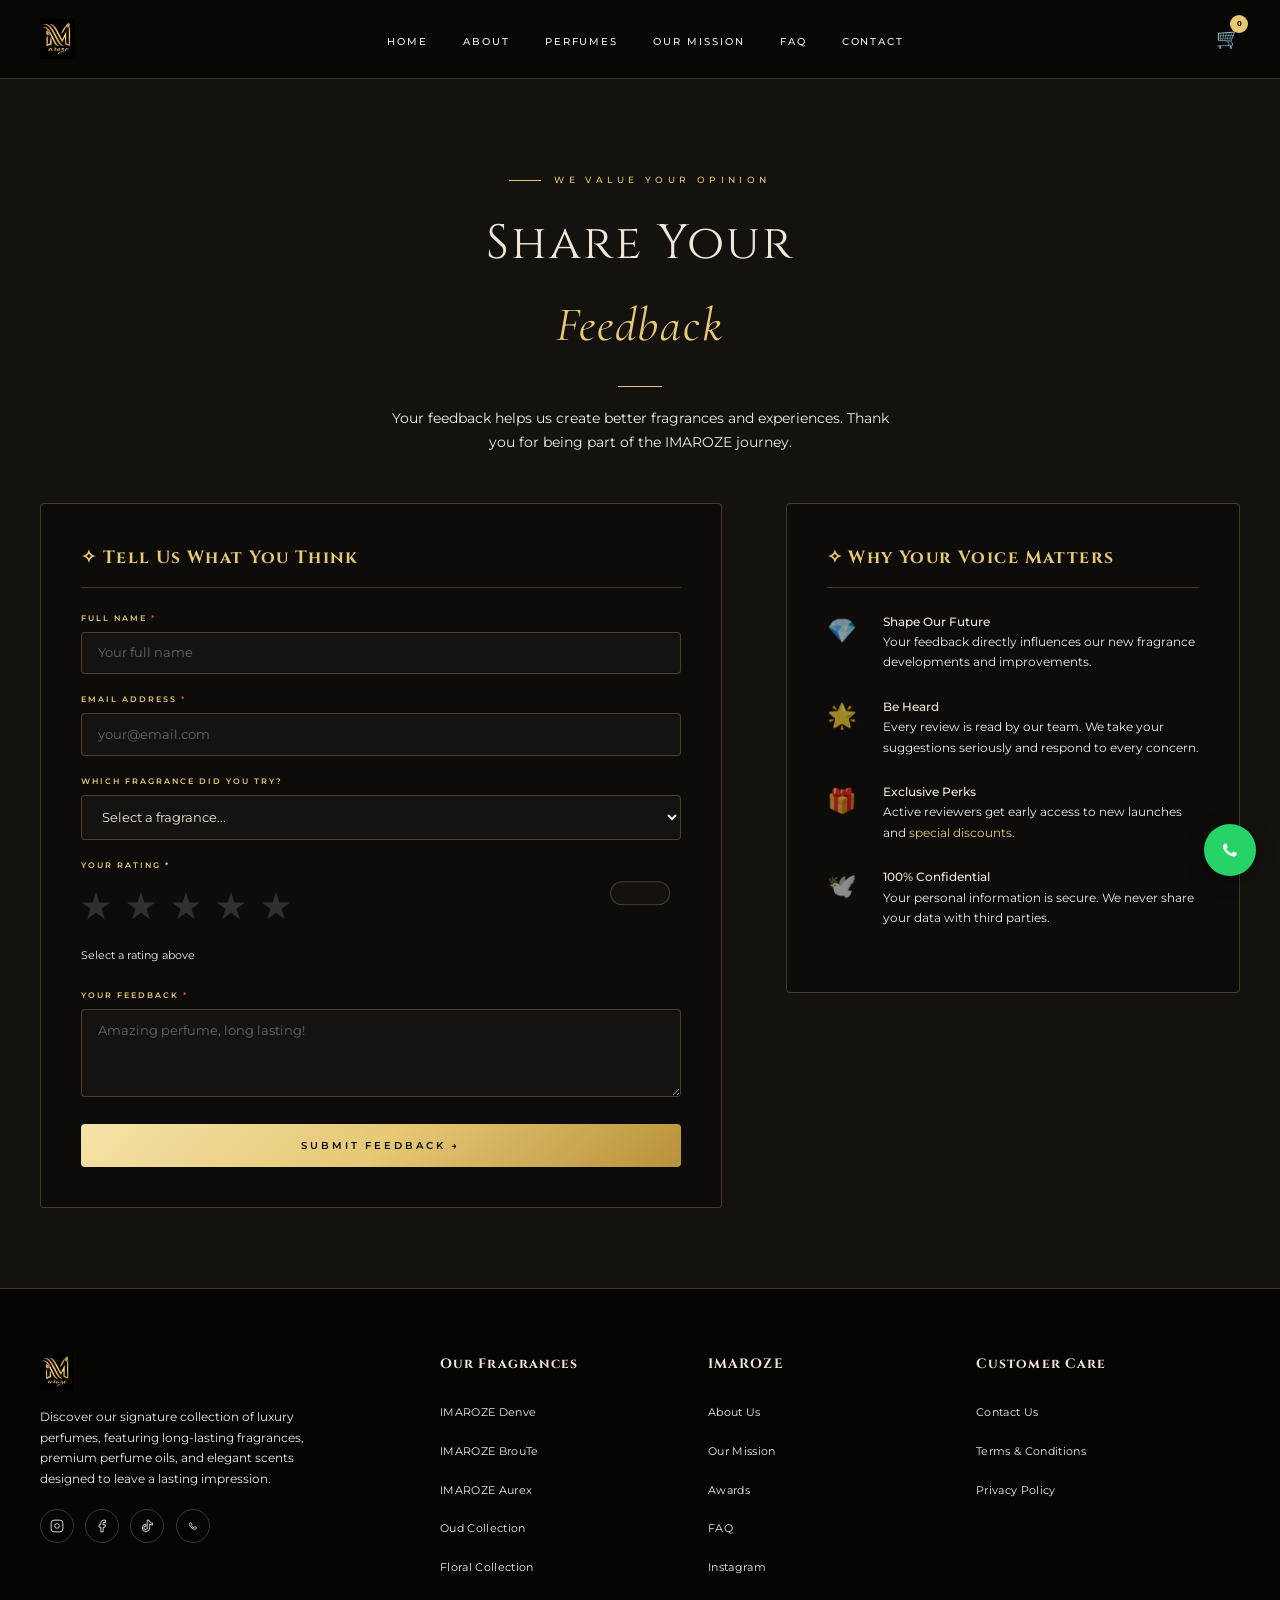
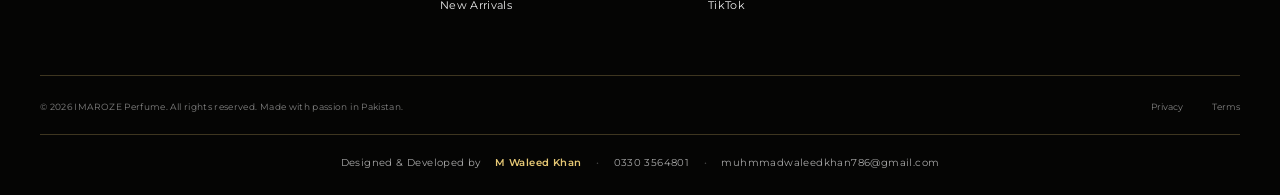
<file: feedback.html>
<!DOCTYPE html>
<html lang="en">
<head>
<meta charset="UTF-8">
<meta name="viewport" content="width=device-width, initial-scale=1.0">
<meta name="description" content="IMAROZE Perfume — Share your feedback and help us improve our luxury fragrances.">
<title>IMAROZE | Give Feedback</title>
<link href="https://fonts.googleapis.com/css2?family=Cinzel:wght@400;500;600;700&family=Cormorant+Garamond:ital,wght@0,300;0,400;0,500;0,600;1,300;1,400&family=Montserrat:wght@200;300;400;500;600;700&display=swap" rel="stylesheet">

<style>
/* ========== ROOT ========== */
:root {
  --black: #080807;
  --black2: #0d0c0a;
  --black3: #14120e;
  --gold: #E6C875;
  --gold-hi: #F5E3A8;
  --gold-lo: #B8923A;
  --gold-line: rgba(230,200,117,0.25);
  --cream: #EFE8D8;
  --cream-dim: #EDEDED;
  --fd: 'Cinzel', serif;
  --fb: 'Cormorant Garamond', serif;
  --fu: 'Montserrat', sans-serif;
}

*{margin:0;padding:0;box-sizing:border-box}
html{scroll-behavior:smooth}
body{background:var(--black);color:var(--cream);font-family:var(--fb);font-size:18px;line-height:1.7;overflow-x:hidden}
img{display:block;max-width:100%}
a{text-decoration:none;color:inherit}
ul{list-style:none}
button{border:none;cursor:pointer;font-family:inherit}

.container{max-width:1320px;margin:0 auto;padding:0 2.5rem}
@media(max-width:768px){.container{padding:0 1.5rem}}
@media(max-width:480px){.container{padding:0 1rem}}

/* ========== BUTTONS ========== */
.btn-gold{display:inline-flex;align-items:center;gap:0.6rem;font-family:var(--fu);font-size:0.6rem;font-weight:600;letter-spacing:0.3em;text-transform:uppercase;color:#080807;background:linear-gradient(135deg,#F5E3A8,#E6C875,#B8923A);padding:1rem 2.5rem;border:none;cursor:pointer;transition:all 0.4s ease;text-decoration:none}
.btn-gold:hover{transform:translateY(-3px);box-shadow:0 12px 40px rgba(184,146,58,0.4)}

.btn-ghost{display:inline-flex;align-items:center;gap:0.6rem;font-family:var(--fu);font-size:0.6rem;font-weight:500;letter-spacing:0.3em;text-transform:uppercase;color:var(--cream);background:transparent;border:1px solid var(--gold-line);padding:1rem 2.5rem;cursor:pointer;transition:all 0.4s ease;text-decoration:none}
.btn-ghost:hover{border-color:var(--gold);color:var(--gold);background:rgba(230,200,117,0.1)}

/* ========== SECTION HEAD ========== */
.section-head{text-align:center;margin-bottom:3rem}
.section-head .eyebrow{font-family:var(--fu);font-size:0.55rem;font-weight:500;letter-spacing:0.5em;text-transform:uppercase;color:var(--gold);display:inline-flex;align-items:center;gap:0.8rem}
.section-head .eyebrow::before{content:'';width:32px;height:1px;background:var(--gold)}
.section-head h2{font-family:var(--fd);font-size:clamp(2rem,4vw,3rem);font-weight:400;margin-top:0.8rem;letter-spacing:0.04em}
.section-head h2 em{font-style:italic;color:var(--gold);font-family:var(--fb)}
.section-head .rule{width:44px;height:1px;background:var(--gold);margin:1.2rem auto}
.section-head p{font-family:var(--fu);font-size:0.85rem;color:var(--cream-dim);max-width:520px;margin:0.5rem auto 0;line-height:1.8}

/* ========== NAVBAR ========== */
#navbar {
  position: fixed;
  top: 0;
  left: 0;
  right: 0;
  z-index: 500;
  padding: 1.2rem 0;
  transition: all 0.4s;
  background: rgba(8,8,7,0.96);
  backdrop-filter: blur(24px);
  border-bottom: 1px solid var(--gold-line);
}

#navbar.scrolled {
  background: rgba(8,8,7,0.98);
}

.nav-inner {
  display: flex;
  align-items: center;
  justify-content: space-between;
}

.nav-logo img {
  height: 40px;
  width: auto;
}

.nav-links {
  display: flex;
  gap: 2.2rem;
  list-style: none;
}

.nav-links a {
  font-family: var(--fu);
  font-size: 0.6rem;
  font-weight: 500;
  letter-spacing: 0.2em;
  text-transform: uppercase;
  color: var(--cream-dim);
  transition: color 0.3s;
  position: relative;
  text-decoration: none;
}

.nav-links a::after {
  content: '';
  position: absolute;
  bottom: -2px;
  left: 0;
  right: 0;
  height: 1px;
  background: var(--gold);
  transform: scaleX(0);
  transition: transform 0.35s;
}

.nav-links a:hover,
.nav-links a.active {
  color: var(--gold);
}

.nav-links a:hover::after,
.nav-links a.active::after {
  transform: scaleX(1);
}

.nav-actions {
  display: flex;
  gap: 1rem;
  align-items: center;
}

.nav-btn {
  color: var(--cream-dim);
  font-size: 1.2rem;
  background: none;
  border: none;
  cursor: pointer;
  position: relative;
  transition: color 0.3s;
  text-decoration: none;
}

.nav-btn:hover {
  color: var(--gold);
}

.cart-badge {
  position: absolute;
  top: -8px;
  right: -8px;
  background: var(--gold);
  color: #080807;
  font-family: var(--fu);
  font-size: 0.45rem;
  font-weight: 700;
  width: 18px;
  height: 18px;
  border-radius: 50%;
  display: flex;
  align-items: center;
  justify-content: center;
}

.hamburger {
  display: none;
  flex-direction: column;
  gap: 4px;
  background: none;
  border: none;
  cursor: pointer;
  padding: 4px;
}

.hamburger span {
  display: block;
  width: 24px;
  height: 2px;
  background: var(--gold);
  transition: all 0.3s;
}

@media (max-width: 900px) {
  .nav-links {
    display: none;
  }
  .hamburger {
    display: flex;
  }
}

/* ========== MOBILE MENU ========== */
.mobile-menu {
  position: fixed;
  inset: 0;
  background: rgba(8,8,7,0.98);
  backdrop-filter: blur(30px);
  z-index: 499;
  display: flex;
  flex-direction: column;
  align-items: center;
  justify-content: center;
  gap: 2rem;
  transform: translateX(100%);
  transition: transform 0.5s;
}

.mobile-menu.open {
  transform: translateX(0);
}

.mobile-menu a {
  font-family: var(--fd);
  font-size: 1.5rem;
  color: var(--cream);
  transition: color 0.3s;
  letter-spacing: 0.08em;
  text-decoration: none;
}

.mobile-menu a:hover {
  color: var(--gold);
}

.mobile-menu .social-links {
  display: flex;
  gap: 1rem;
  margin-top: 1.5rem;
  flex-wrap: wrap;
  justify-content: center;
}

.mobile-menu .social-links a {
  font-family: var(--fu);
  font-size: 0.55rem;
  letter-spacing: 0.2em;
  text-transform: uppercase;
  color: var(--gold);
  border: 1px solid var(--gold-line);
  padding: 0.6rem 1.2rem;
  transition: all 0.3s;
  text-decoration: none;
}

.mobile-menu .social-links a:hover {
  background: rgba(230,200,117,0.1);
}

/* ========== FEEDBACK PAGE ========== */
#feedback-page {
  padding: 10rem 0 5rem 0;
  min-height: 70vh;
  background: var(--black3);
}

.feedback-grid {
  display: grid;
  grid-template-columns: 1.2fr 0.8fr;
  gap: 4rem;
  margin-top: 2rem;
  align-items: start;
}

@media (max-width: 992px) {
  .feedback-grid {
    grid-template-columns: 1fr;
    gap: 3rem;
  }
}

/* ========== FEEDBACK FORM ========== */
.feedback-form {
  background: var(--black2);
  border: 1px solid var(--gold-line);
  padding: 2.5rem;
  border-radius: 4px;
}

.feedback-form h3 {
  font-family: var(--fd);
  font-size: 1.1rem;
  color: var(--gold);
  margin-bottom: 1.5rem;
  letter-spacing: 0.08em;
  padding-bottom: 0.8rem;
  border-bottom: 1px solid var(--gold-line);
}

.feedback-form .form-field {
  display: flex;
  flex-direction: column;
  gap: 0.4rem;
  margin-bottom: 1.2rem;
}

.feedback-form .form-field label {
  font-family: var(--fu);
  font-size: 0.5rem;
  font-weight: 600;
  letter-spacing: 0.25em;
  text-transform: uppercase;
  color: var(--gold);
}

.feedback-form .form-field label .required {
  color: #e74c3c;
}

.feedback-form .form-field input,
.feedback-form .form-field select,
.feedback-form .form-field textarea {
  background: rgba(255,255,255,0.03);
  border: 1px solid var(--gold-line);
  padding: 0.8rem 1rem;
  font-family: var(--fu);
  font-size: 0.8rem;
  color: var(--cream);
  outline: none;
  transition: border-color 0.3s;
  border-radius: 4px;
  width: 100%;
}

.feedback-form .form-field input:focus,
.feedback-form .form-field select:focus,
.feedback-form .form-field textarea:focus {
  border-color: var(--gold);
}

.feedback-form .form-field input::placeholder,
.feedback-form .form-field textarea::placeholder {
  color: rgba(255,255,255,0.35);
}

.feedback-form .form-field select option {
  background: var(--black2);
  color: var(--cream);
}

/* ========== RATING STARS ========== */
.rating-container {
  display: flex;
  flex-direction: column;
  gap: 0.5rem;
  margin-bottom: 1.2rem;
}

.rating-container label {
  font-family: var(--fu);
  font-size: 0.5rem;
  font-weight: 600;
  letter-spacing: 0.25em;
  text-transform: uppercase;
  color: var(--gold);
}

.rating-stars {
  display: flex;
  gap: 0.5rem;
  flex-direction: row-reverse;
  justify-content: flex-end;
}

.rating-stars input {
  display: none;
}

.rating-stars label {
  font-size: 2rem;
  color: rgba(255,255,255,0.15);
  cursor: pointer;
  transition: color 0.2s;
  font-family: var(--fu);
}

.rating-stars label:hover,
.rating-stars label:hover ~ label,
.rating-stars input:checked ~ label {
  color: var(--gold);
}

.rating-text {
  font-family: var(--fu);
  font-size: 0.7rem;
  color: var(--cream-dim);
  margin-top: 0.2rem;
  min-height: 1.5rem;
}

/* ========== SUBMIT BUTTON ========== */
.feedback-form .btn-submit {
  width: 100%;
  font-family: var(--fu);
  font-size: 0.6rem;
  font-weight: 600;
  letter-spacing: 0.3em;
  text-transform: uppercase;
  color: #080807;
  background: linear-gradient(135deg, #F5E3A8, #E6C875, #B8923A);
  padding: 1rem;
  border: none;
  cursor: pointer;
  transition: all 0.4s ease;
  border-radius: 4px;
  margin-top: 0.5rem;
}

.feedback-form .btn-submit:hover {
  transform: translateY(-3px);
  box-shadow: 0 12px 40px rgba(184,146,58,0.4);
}

.feedback-form .btn-submit:disabled {
  opacity: 0.6;
  cursor: not-allowed;
  transform: none;
  box-shadow: none;
}

/* ========== SUCCESS MESSAGE ========== */
.success-message {
  display: none;
  text-align: center;
  padding: 2rem;
  background: rgba(230,200,117,0.1);
  border: 1px solid var(--gold-line);
  border-radius: 4px;
}

.success-message .success-icon {
  font-size: 3rem;
  margin-bottom: 1rem;
}

.success-message h3 {
  font-family: var(--fd);
  font-size: 1.3rem;
  color: var(--gold);
  margin-bottom: 0.5rem;
}

.success-message p {
  font-family: var(--fu);
  font-size: 0.8rem;
  color: var(--cream-dim);
  line-height: 1.8;
}

/* ========== ERROR MESSAGE ========== */
.error-message {
  display: none;
  text-align: center;
  padding: 1.2rem;
  background: rgba(231,76,60,0.06);
  border: 1px solid rgba(231,76,60,0.25);
  border-radius: 4px;
  margin-top: 1rem;
}

.error-message p {
  font-family: var(--fu);
  font-size: 0.75rem;
  color: #e74c3c;
  line-height: 1.7;
}

/* ========== INFO SIDE ========== */
.feedback-info {
  background: var(--black2);
  border: 1px solid var(--gold-line);
  padding: 2.5rem;
  border-radius: 4px;
  position: sticky;
  top: 7rem;
}

.feedback-info h3 {
  font-family: var(--fd);
  font-size: 1.1rem;
  color: var(--gold);
  margin-bottom: 1.5rem;
  letter-spacing: 0.08em;
  padding-bottom: 0.8rem;
  border-bottom: 1px solid var(--gold-line);
}

.feedback-info .info-item {
  display: flex;
  gap: 1rem;
  margin-bottom: 1.5rem;
  align-items: flex-start;
}

.feedback-info .info-icon {
  font-size: 1.5rem;
  min-width: 40px;
  opacity: 0.6;
}

.feedback-info .info-text {
  font-family: var(--fu);
  font-size: 0.75rem;
  color: var(--cream-dim);
  line-height: 1.7;
}

.feedback-info .info-text strong {
  color: var(--cream);
  font-weight: 500;
}

.feedback-info .info-text .highlight {
  color: var(--gold);
}

/* ========== TOAST ========== */
.toast{position:fixed;bottom:1.5rem;left:50%;transform:translateX(-50%) translateY(120%);z-index:900;background:var(--black3);border:1px solid var(--gold-line);padding:0.7rem 1.8rem;font-family:var(--fu);font-size:0.65rem;letter-spacing:0.1em;color:var(--gold);white-space:nowrap;transition:transform 0.4s;border-radius:30px}
.toast.show{transform:translateX(-50%) translateY(0)}

/* ========== WHATSAPP ========== */
.whatsapp-float{position:fixed;bottom:24px;right:24px;width:52px;height:52px;background:#25D366;border-radius:50%;display:flex;align-items:center;justify-content:center;z-index:400;box-shadow:0 4px 20px rgba(0,0,0,0.3);transition:transform 0.3s}
.whatsapp-float:hover{transform:scale(1.06)}
.whatsapp-float svg{width:28px;height:28px;fill:white}

/* ========== PRELOADER ========== */
#preloader{position:fixed;inset:0;background:#080807;z-index:9999;display:flex;flex-direction:column;align-items:center;justify-content:center;gap:1.5rem;transition:opacity 0.6s}
#preloader.hide{opacity:0;pointer-events:none}
#preloader .logo{font-family:var(--fd);font-size:1.8rem;letter-spacing:0.5em;color:var(--gold)}
#preloader .bar{width:140px;height:1px;background:var(--black3);position:relative;overflow:hidden}
#preloader .bar::after{content:'';position:absolute;top:0;left:-100%;width:100%;height:100%;background:linear-gradient(90deg,transparent,var(--gold),transparent);animation:sweep 1.8s ease-in-out infinite}
@keyframes sweep{to{left:100%}}

/* ========== FOOTER ========== */
footer{background:#050504;border-top:1px solid var(--gold-line);padding:4rem 0 1.5rem;margin-top:0}
.footer-grid{display:grid;grid-template-columns:1.6fr 1fr 1fr 1.2fr;gap:3rem;margin-bottom:3rem}
@media(max-width:992px){.footer-grid{grid-template-columns:1fr 1fr}}
@media(max-width:600px){.footer-grid{grid-template-columns:1fr;gap:2rem}}
.footer-brand .logo img{height:38px;width:auto;margin-bottom:1rem}
.footer-brand p{font-family:var(--fu);font-size:0.72rem;color:var(--cream-dim);line-height:1.8;max-width:280px;margin-bottom:1.2rem}
.footer-socials{display:flex;gap:0.7rem;flex-wrap:wrap}
.footer-socials a{width:34px;height:34px;border:1px solid var(--gold-line);border-radius:50%;display:flex;align-items:center;justify-content:center;color:var(--cream-dim);transition:all 0.3s}
.footer-socials a:hover{border-color:var(--gold);color:var(--gold);background:rgba(230,200,117,0.1)}
.footer-socials a svg{width:14px;height:14px;stroke:currentColor;stroke-width:1.5;fill:none}
.footer-col h4{font-family:var(--fd);font-size:0.85rem;color:var(--cream);margin-bottom:1.2rem;letter-spacing:0.08em}
.footer-col ul li{margin-bottom:0.5rem}
.footer-col ul a{font-family:var(--fu);font-size:0.68rem;color:var(--cream-dim);transition:color 0.3s;letter-spacing:0.03em}
.footer-col ul a:hover{color:var(--gold)}
.footer-bottom{border-top:1px solid var(--gold-line);padding-top:1.5rem;display:flex;align-items:center;justify-content:space-between;flex-wrap:wrap;gap:1rem}
.footer-bottom p{font-family:var(--fu);font-size:0.55rem;color:rgba(255,255,255,0.5);letter-spacing:0.04em}
.footer-bottom-links{display:flex;gap:1.8rem}
.footer-bottom-links a{font-family:var(--fu);font-size:0.55rem;color:rgba(255,255,255,0.5);transition:color 0.3s}
.footer-bottom-links a:hover{color:var(--gold)}

/* ========== DEVELOPER CREDIT ========== */
.footer-credit {
  border-top: 1px solid var(--gold-line);
  margin-top: 1.2rem;
  padding-top: 1.2rem;
  text-align: center;
}

.footer-credit p {
  font-family: var(--fu);
  font-size: 0.62rem;
  letter-spacing: 0.04em;
  color: rgba(255,255,255,0.65);
  display: flex;
  align-items: center;
  justify-content: center;
  flex-wrap: wrap;
  gap: 0.5rem 0.9rem;
}

.footer-credit .dev-name {
  color: var(--gold);
  font-weight: 600;
}

.footer-credit .dot {
  color: rgba(255,255,255,0.25);
}

.footer-credit a {
  color: rgba(255,255,255,0.65);
  text-decoration: none;
  transition: color 0.3s;
}

.footer-credit a:hover {
  color: var(--gold);
}

@media (max-width: 600px) {
  .footer-credit p {
    flex-direction: column;
    gap: 0.4rem;
  }
  .footer-credit .dot {
    display: none;
  }
}

@media(max-width:900px){.nav-links{display:none}.hamburger{display:flex}}
@media(max-width:768px){.feedback-form{padding:1.5rem}.feedback-info{padding:1.5rem}}
@media(max-width:480px){.feedback-form{padding:1rem}.feedback-info{padding:1rem}}
</style>
</head>
<body>

<!-- ========== PRELOADER ========== -->
<div id="preloader">
  <div class="logo">IMAROZE</div>
  <div class="bar"></div>
</div>

<!-- ========== TOAST ========== -->
<div class="toast" id="toast"></div>

<!-- ========== WHATSAPP ========== -->
<a href="https://wa.me/923069116087?text=Hello%20IMAROZE" class="whatsapp-float" target="_blank">
  <svg viewBox="0 0 24 24"><path d="M17.472 14.382c-.297-.149-1.758-.867-2.03-.967-.273-.099-.471-.148-.67.15-.197.297-.767.966-.94 1.164-.173.199-.347.223-.644.075-.297-.15-1.255-.463-2.39-1.475-.883-.788-1.48-1.761-1.653-2.059-.173-.297-.018-.458.13-.606.134-.133.298-.347.446-.52.149-.174.198-.298.298-.497.099-.198.05-.371-.025-.52-.075-.149-.669-1.612-.916-2.207-.242-.579-.487-.5-.669-.51-.173-.008-.371-.01-.57-.01-.198 0-.52.074-.792.372-.272.297-1.04 1.016-1.04 2.479 0 1.462 1.065 2.875 1.213 3.074.149.198 2.096 3.2 5.077 4.487.709.306 1.262.489 1.694.625.712.227 1.36.195 1.871.118.571-.085 1.758-.719 2.006-1.413.248-.694.248-1.289.173-1.413-.074-.124-.272-.198-.57-.347z"/></svg>
</a>

<!-- ========== HEADER / NAVBAR ========== -->
<nav id="navbar">
  <div class="container">
    <div class="nav-inner">
      <a href="index.html" class="nav-logo">
        <img src="logo.png" alt="IMAROZE">
      </a>
      <ul class="nav-links">
        <li><a href="index.html">Home</a></li>
        <li><a href="about.html">About</a></li>
        <li><a href="products.html">Perfumes</a></li>
        <li><a href="mission.html">Our Mission</a></li>
        <li><a href="faq.html">FAQ</a></li>
        <li><a href="contact.html">Contact</a></li>
      </ul>
      <div class="nav-actions">
        <a href="cart.html" class="nav-btn" style="position:relative">
          🛒
          <span class="cart-badge" id="cartBadge">0</span>
        </a>
        <button class="hamburger" onclick="toggleMob()">
          <span></span><span></span><span></span>
        </button>
      </div>
    </div>
  </div>
</nav>

<!-- ========== MOBILE MENU ========== -->
<div class="mobile-menu" id="mobileMenu">
  <a href="index.html" onclick="closeMob()">Home</a>
  <a href="about.html" onclick="closeMob()">About</a>
  <a href="products.html" onclick="closeMob()">Perfumes</a>
  <a href="mission.html" onclick="closeMob()">Our Mission</a>
  <a href="faq.html" onclick="closeMob()">FAQ</a>
  <a href="contact.html" onclick="closeMob()">Contact</a>
  <div class="social-links">
    <a href="https://www.instagram.com/imaroze.official" target="_blank">Instagram</a>
    <a href="https://www.tiktok.com/@imaroze.official" target="_blank">TikTok</a>
    <a href="https://www.facebook.com/share/175FcaNHRu" target="_blank">Facebook</a>
  </div>
</div>

<!-- ========== FEEDBACK PAGE ========== -->
<section id="feedback-page">
  <div class="container">
    <div class="section-head">
      <span class="eyebrow">We Value Your Opinion</span>
      <h2>Share Your<br><em>Feedback</em></h2>
      <div class="rule"></div>
      <p>Your feedback helps us create better fragrances and experiences. Thank you for being part of the IMAROZE journey.</p>
    </div>

    <div class="feedback-grid">
      <!-- Feedback Form -->
      <div class="feedback-form" id="feedbackFormContainer">
        <h3>✧ Tell Us What You Think</h3>
        <form id="feedbackForm">
          <div class="form-field">
            <label>Full Name <span class="required">*</span></label>
            <input type="text" id="fbName" placeholder="Your full name" required>
          </div>

          <div class="form-field">
            <label>Email Address <span class="required">*</span></label>
            <input type="email" id="fbEmail" placeholder="your@email.com" required>
          </div>

          <div class="form-field">
            <label>Which Fragrance Did You Try?</label>
            <select id="fbProduct">
              <option value="">Select a fragrance...</option>
              <option value="IMAROZE Denve">IMAROZE Denve</option>
              <option value="IMAROZE BrouTe">IMAROZE BrouTe</option>
              <option value="IMAROZE Aurex">IMAROZE Aurex</option>
              <option value="Multiple">Multiple / All</option>
            </select>
          </div>

          <div class="rating-container">
            <label>Your Rating <span class="required">*</span></label>
            <div class="rating-stars" id="ratingStars">
              <input type="radio" name="rating" id="star5" value="5">
              <label for="star5">★</label>
              <input type="radio" name="rating" id="star4" value="4">
              <label for="star4">★</label>
              <input type="radio" name="rating" id="star3" value="3">
              <label for="star3">★</label>
              <input type="radio" name="rating" id="star2" value="2">
              <label for="star2">★</label>
              <input type="radio" name="rating" id="star1" value="1">
              <label for="star1">★</label>
            </div>
            <div class="rating-text" id="ratingText">Select a rating above</div>
          </div>

          <div class="form-field">
            <label>Your Feedback <span class="required">*</span></label>
            <textarea id="fbMessage" rows="4" placeholder="Amazing perfume, long lasting!" required></textarea>
          </div>

          <button type="submit" class="btn-submit" id="submitBtn">Submit Feedback →</button>

          <div class="error-message" id="errorMessage">
            <p>⚠ Could not save your feedback online right now. Please check your internet connection and try again.</p>
          </div>
        </form>

        <!-- Success Message -->
        <div class="success-message" id="successMessage">
          <div class="success-icon">✨</div>
          <h3>Thank You!</h3>
          <p>Your feedback has been received. We truly appreciate your time and will use your insights to make IMAROZE even better.</p>
          <button class="btn-gold" style="margin-top:1.5rem;justify-content:center" onclick="location.href='index.html'">Return Home</button>
        </div>
      </div>

      <!-- Info Side -->
      <div class="feedback-info">
        <h3>✧ Why Your Voice Matters</h3>
        <div class="info-item">
          <span class="info-icon">💎</span>
          <div class="info-text">
            <strong>Shape Our Future</strong><br>
            Your feedback directly influences our new fragrance developments and improvements.
          </div>
        </div>
        <div class="info-item">
          <span class="info-icon">🌟</span>
          <div class="info-text">
            <strong>Be Heard</strong><br>
            Every review is read by our team. We take your suggestions seriously and respond to every concern.
          </div>
        </div>
        <div class="info-item">
          <span class="info-icon">🎁</span>
          <div class="info-text">
            <strong>Exclusive Perks</strong><br>
            Active reviewers get early access to new launches and <span class="highlight">special discounts</span>.
          </div>
        </div>
        <div class="info-item">
          <span class="info-icon">🕊️</span>
          <div class="info-text">
            <strong>100% Confidential</strong><br>
            Your personal information is secure. We never share your data with third parties.
          </div>
        </div>
      </div>
    </div>
  </div>
</section>

<!-- ========== FOOTER ========== -->
<footer>
  <div class="container">
    <div class="footer-grid">
      <div class="footer-brand">
        <a href="index.html" class="logo"><img src="logo.png" alt="IMAROZE"></a>
        <p>Discover our signature collection of luxury perfumes, featuring long-lasting fragrances, premium perfume oils, and elegant scents designed to leave a lasting impression.</p>
        <div class="footer-socials">
          <a href="https://www.instagram.com/imaroze.official" target="_blank"><svg viewBox="0 0 24 24"><rect x="2" y="2" width="20" height="20" rx="5"/><path d="M16 11.37A4 4 0 1112.63 8 4 4 0 0116 11.37z"/><line x1="17.5" y1="6.5" x2="17.51" y2="6.5"/></svg></a>
          <a href="https://www.facebook.com/share/175FcaNHRu" target="_blank"><svg viewBox="0 0 24 24"><path d="M18 2h-3a5 5 0 00-5 5v3H7v4h3v8h4v-8h3l1-4h-4V7a1 1 0 011-1h3z"/></svg></a>
          <a href="https://www.tiktok.com/@imaroze.official" target="_blank"><svg viewBox="0 0 24 24"><path d="M19.59 6.69a4.83 4.83 0 01-3.77-4.25V2h-3.45v13.67a2.89 2.89 0 01-2.88 2.5 2.89 2.89 0 01-2.89-2.89 2.89 2.89 0 012.89-2.89c.28 0 .54.04.79.1V9.01a6.34 6.34 0 106.33 6.34V8.69a8.18 8.18 0 004.78 1.52V6.75a4.85 4.85 0 01-1.01-.06z"/></svg></a>
          <a href="https://wa.me/923001234567" target="_blank"><svg viewBox="0 0 24 24"><path d="M17.472 14.382c-.297-.149-1.758-.867-2.03-.967-.273-.099-.471-.148-.67.15-.197.297-.767.966-.94 1.164-.173.199-.347.223-.644.075-.297-.15-1.255-.463-2.39-1.475-.883-.788-1.48-1.761-1.653-2.059-.173-.297-.018-.458.13-.606.134-.133.298-.347.446-.52.149-.174.198-.298.298-.497.099-.198.05-.371-.025-.52-.075-.149-.669-1.612-.916-2.207-.242-.579-.487-.5-.669-.51-.173-.008-.371-.01-.57-.01-.198 0-.52.074-.792.372-.272.297-1.04 1.016-1.04 2.479 0 1.462 1.065 2.875 1.213 3.074.149.198 2.096 3.2 5.077 4.487.709.306 1.262.489 1.694.625.712.227 1.36.195 1.871.118.571-.085 1.758-.719 2.006-1.413.248-.694.248-1.289.173-1.413-.074-.124-.272-.198-.57-.347z"/></svg></a>
        </div>
      </div>
      <div class="footer-col">
        <h4>Our Fragrances</h4>
        <ul>
          <li><a href="products.html">IMAROZE Denve</a></li>
          <li><a href="products.html">IMAROZE BrouTe</a></li>
          <li><a href="products.html">IMAROZE Aurex</a></li>
          <li><a href="products.html">Oud Collection</a></li>
          <li><a href="products.html">Floral Collection</a></li>
          <li><a href="products.html">New Arrivals</a></li>
        </ul>
      </div>
      <div class="footer-col">
        <h4>IMAROZE</h4>
        <ul>
          <li><a href="about.html">About Us</a></li>
          <li><a href="about.html#mission">Our Mission</a></li>
          <li><a href="about.html#awards">Awards</a></li>
          <li><a href="faq.html">FAQ</a></li>
          <li><a href="https://www.instagram.com/imaroze.official" target="_blank">Instagram</a></li>
          <li><a href="https://www.tiktok.com/@imaroze.official" target="_blank">TikTok</a></li>
        </ul>
      </div>
      <div class="footer-col">
        <h4>Customer Care</h4>
        <ul>
          <li><a href="contact.html">Contact Us</a></li>
          <li><a href="terms.html">Terms &amp; Conditions</a></li>
          <li><a href="privacy.html">Privacy Policy</a></li>
        </ul>
      </div>
    </div>
    <div class="footer-bottom">
      <p>© 2026 IMAROZE Perfume. All rights reserved. Made with passion in Pakistan.</p>
      <div class="footer-bottom-links">
        <a href="privacy.html">Privacy</a>
        <a href="terms.html">Terms</a>
      </div>
    </div>
    <div class="footer-credit">
      <p>
        Designed &amp; Developed by <span class="dev-name">M Waleed Khan</span>
        <span class="dot">•</span>
        <a href="tel:+923303564801">0330 3564801</a>
        <span class="dot">•</span>
        <a href="mailto:muhmmadwaleedkhan786@gmail.com">muhmmadwaleedkhan786@gmail.com</a>
      </p>
    </div>
  </div>
</footer>

<script>
// ========== YOUR GOOGLE SHEETS API URL ==========
const API_URL = 'https://script.google.com/macros/s/AKfycbxKdWlYN6CEoN6xaDQGZW-7IIGtkxX5T9FtaeD48lvd3oXL44eNhXsKWWdbMeahj6ct/exec';

// ========== PRELOADER ==========
window.addEventListener('load', function() {
  setTimeout(() => {
    document.getElementById('preloader').classList.add('hide');
    setTimeout(() => document.getElementById('preloader').style.display = 'none', 600);
  }, 1000);
});

// ========== NAVBAR SCROLL ==========
window.addEventListener('scroll', function() {
  document.getElementById('navbar').classList.toggle('scrolled', window.scrollY > 70);
});

// ========== MOBILE MENU ==========
function toggleMob() {
  const menu = document.getElementById('mobileMenu');
  menu.classList.toggle('open');
  const spans = document.querySelectorAll('.hamburger span');
  if (menu.classList.contains('open')) {
    spans[0].style.transform = 'rotate(45deg) translate(4px,4px)';
    spans[1].style.opacity = '0';
    spans[2].style.transform = 'rotate(-45deg) translate(4px,-4px)';
  } else {
    spans.forEach(s => { s.style.transform = ''; s.style.opacity = ''; });
  }
}

function closeMob() {
  document.getElementById('mobileMenu').classList.remove('open');
  document.querySelectorAll('.hamburger span').forEach(s => { s.style.transform = ''; s.style.opacity = ''; });
}

// ========== TOAST ==========
function showToast(msg) {
  const t = document.getElementById('toast');
  t.textContent = msg;
  t.classList.add('show');
  setTimeout(() => t.classList.remove('show'), 2500);
}

// ========== CART BADGE ==========
function updateCartBadge() {
  const cart = JSON.parse(localStorage.getItem('imaroze_cart') || '[]');
  const badges = document.querySelectorAll('.cart-badge');
  badges.forEach(badge => { badge.textContent = cart.length; });
}

// ========== RATING STARS ==========
const ratingLabels = {
  1: 'Very Poor — We need to do better',
  2: 'Poor — Not up to our standard',
  3: 'Good — Decent but room for improvement',
  4: 'Great — We\'re on the right track',
  5: 'Excellent — Absolutely love it! ✨'
};

document.querySelectorAll('input[name="rating"]').forEach(input => {
  input.addEventListener('change', function() {
    const text = document.getElementById('ratingText');
    text.textContent = ratingLabels[this.value] || 'Select a rating above';
    text.style.color = this.value >= 4 ? 'var(--gold)' : 'var(--cream-dim)';
  });
});

// ========== FEEDBACK FORM SUBMIT (Google Sheets is the ONLY storage now) ==========
document.getElementById('feedbackForm').addEventListener('submit', function(e) {
  e.preventDefault();

  const name = document.getElementById('fbName').value.trim();
  const email = document.getElementById('fbEmail').value.trim();
  const product = document.getElementById('fbProduct').value;
  const rating = document.querySelector('input[name="rating"]:checked');
  const message = document.getElementById('fbMessage').value.trim();
  const submitBtn = document.getElementById('submitBtn');
  const errorBox = document.getElementById('errorMessage');

  errorBox.style.display = 'none';

  // Validation
  if (!name) { showToast('Please enter your name'); return; }
  if (!email || !email.includes('@')) { showToast('Please enter a valid email'); return; }
  if (!rating) { showToast('Please select a rating'); return; }
  if (!message || message.length < 5) { showToast('Please share your feedback (min 5 characters)'); return; }

  const feedbackData = {
    name: name,
    email: email,
    product: product || 'Not specified',
    rating: parseInt(rating.value),
    stars: '★'.repeat(parseInt(rating.value)) + '☆'.repeat(5 - parseInt(rating.value)),
    message: message,
    date: new Date().toISOString()
  };

  submitBtn.disabled = true;
  submitBtn.textContent = 'Submitting…';

  // IMPORTANT: Content-Type 'text/plain' avoids a CORS preflight (OPTIONS) request.
  // Google Apps Script web apps do not answer OPTIONS requests, so using
  // 'application/json' here causes the browser to silently block this request.
  // Apps Script still reads the raw body fine with JSON.parse(e.postData.contents).
  fetch(API_URL, {
    method: 'POST',
    headers: { 'Content-Type': 'text/plain;charset=utf-8' },
    body: JSON.stringify(feedbackData)
  })
  .then(response => response.json())
  .then(result => {
    submitBtn.disabled = false;
    submitBtn.textContent = 'Submit Feedback →';
    if (result && result.success) {
      document.getElementById('feedbackForm').style.display = 'none';
      document.getElementById('successMessage').style.display = 'block';
      showToast('Thank you for your feedback! ✨');
    } else {
      errorBox.style.display = 'block';
      showToast('Could not save feedback. Please try again.');
    }
  })
  .catch(error => {
    console.log('⚠️ Could not reach Google Sheets:', error);
    submitBtn.disabled = false;
    submitBtn.textContent = 'Submit Feedback →';
    errorBox.style.display = 'block';
    showToast('Network error. Please try again.');
  });
});

// ========== INIT ==========
updateCartBadge();

document.querySelectorAll('a[href^="#"]').forEach(a => {
  a.addEventListener('click', function(e) {
    const href = this.getAttribute('href');
    if(href === '#') return;
    e.preventDefault();
    const target = document.querySelector(href);
    if(target) {
      target.scrollIntoView({ behavior: 'smooth' });
      closeMob();
    }
  });
});
</script>
</body>
</html>
</file>
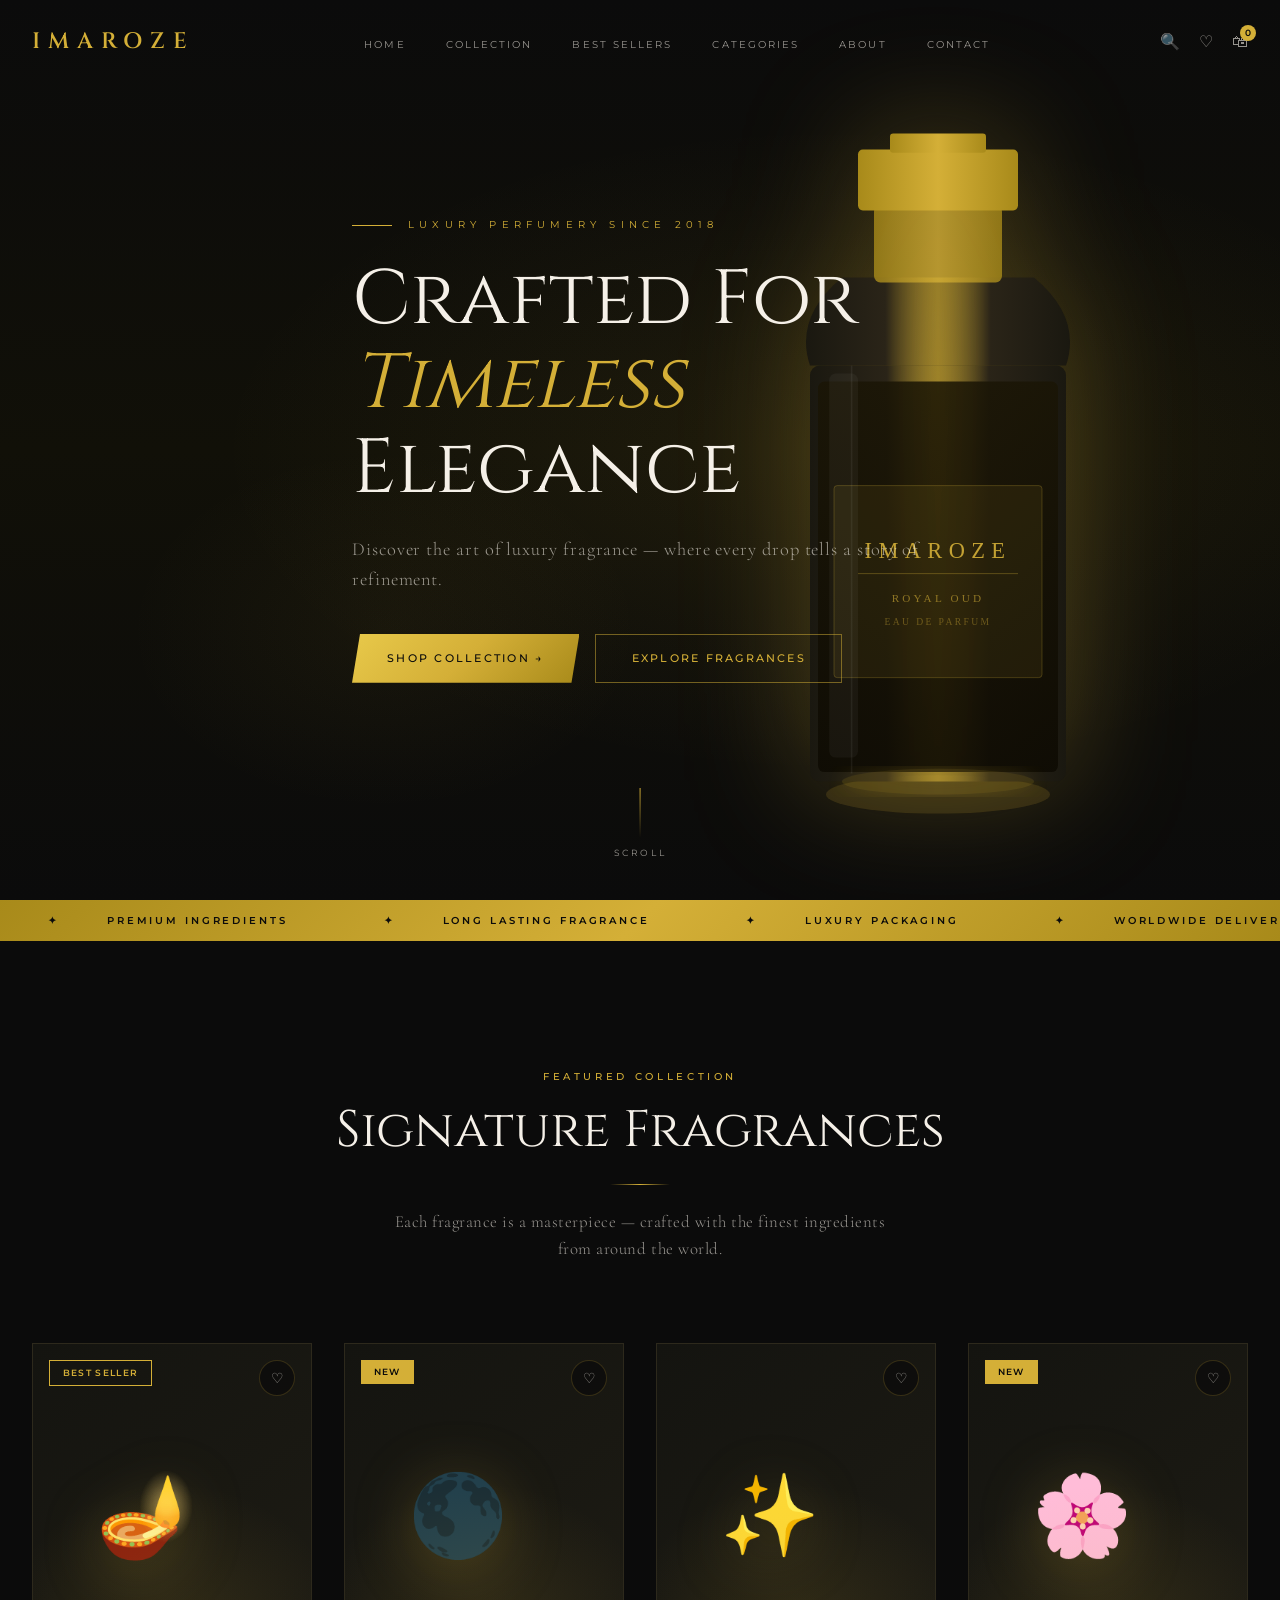
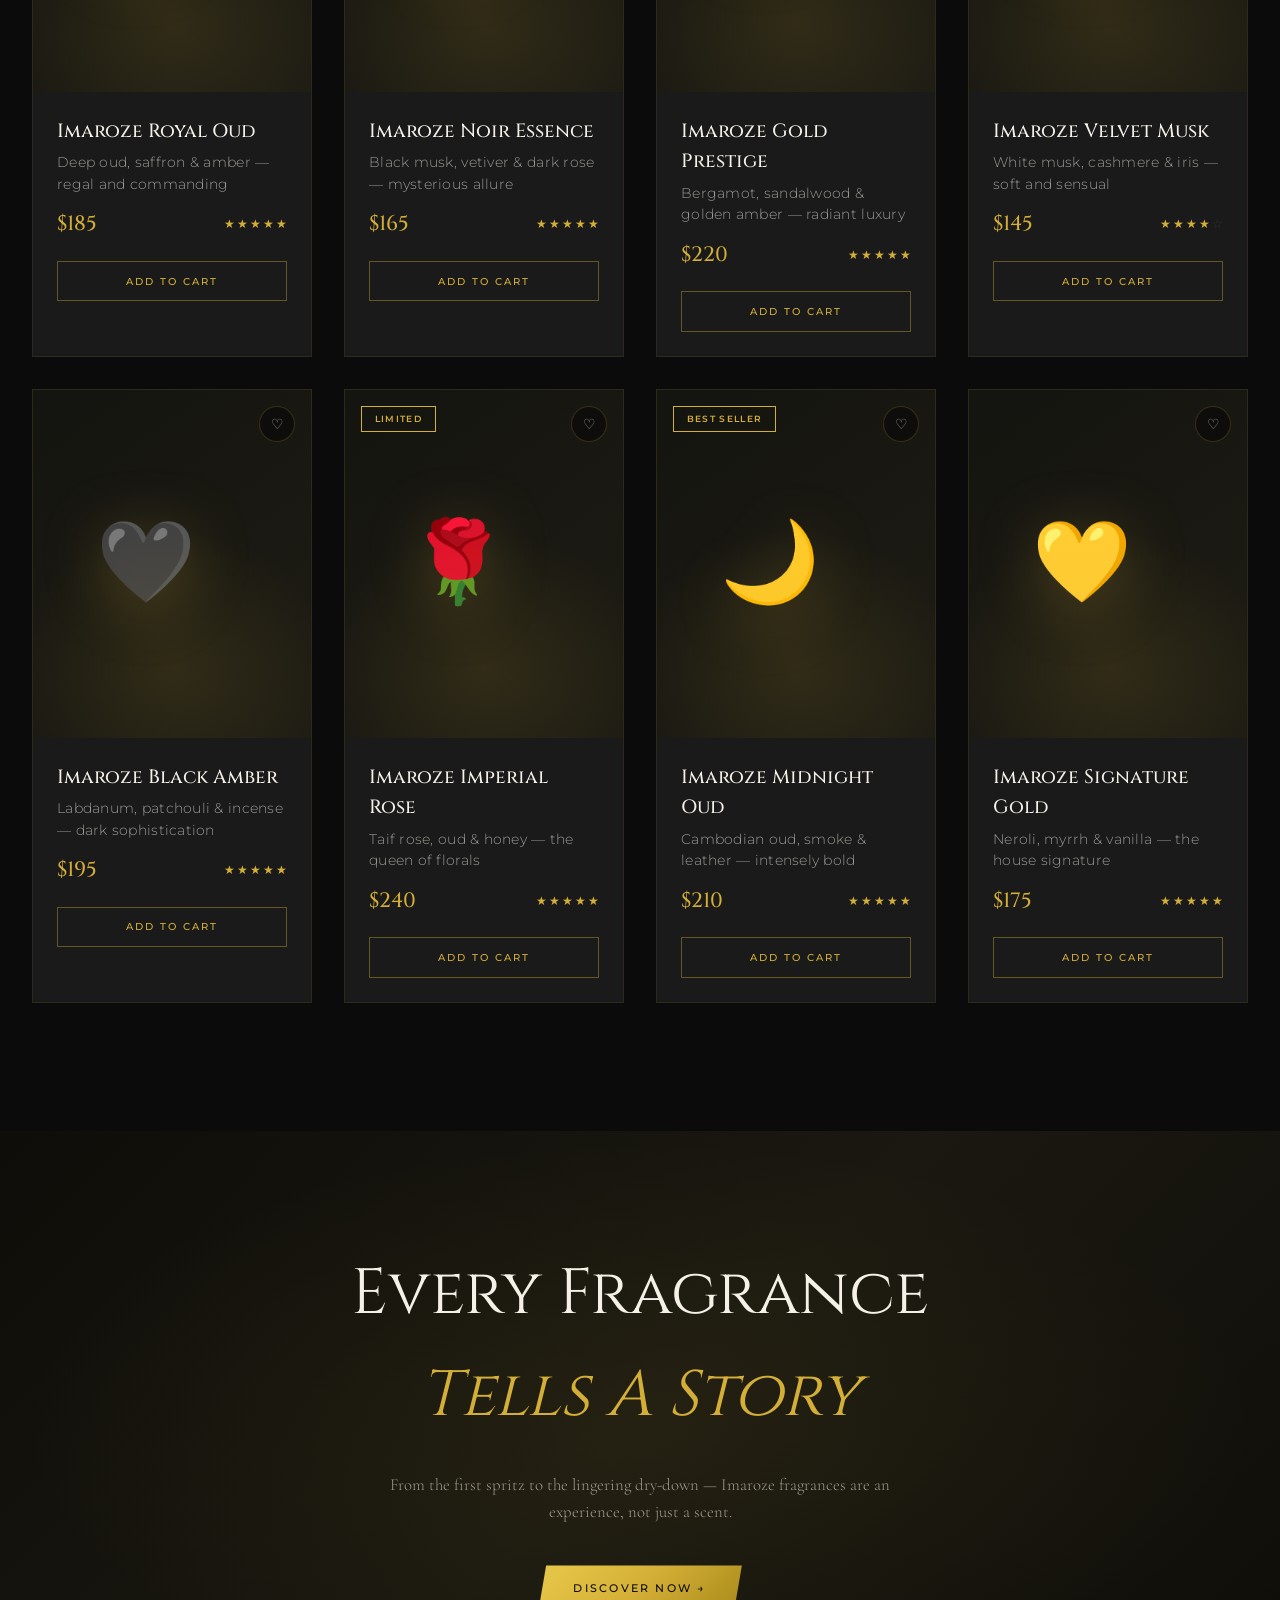
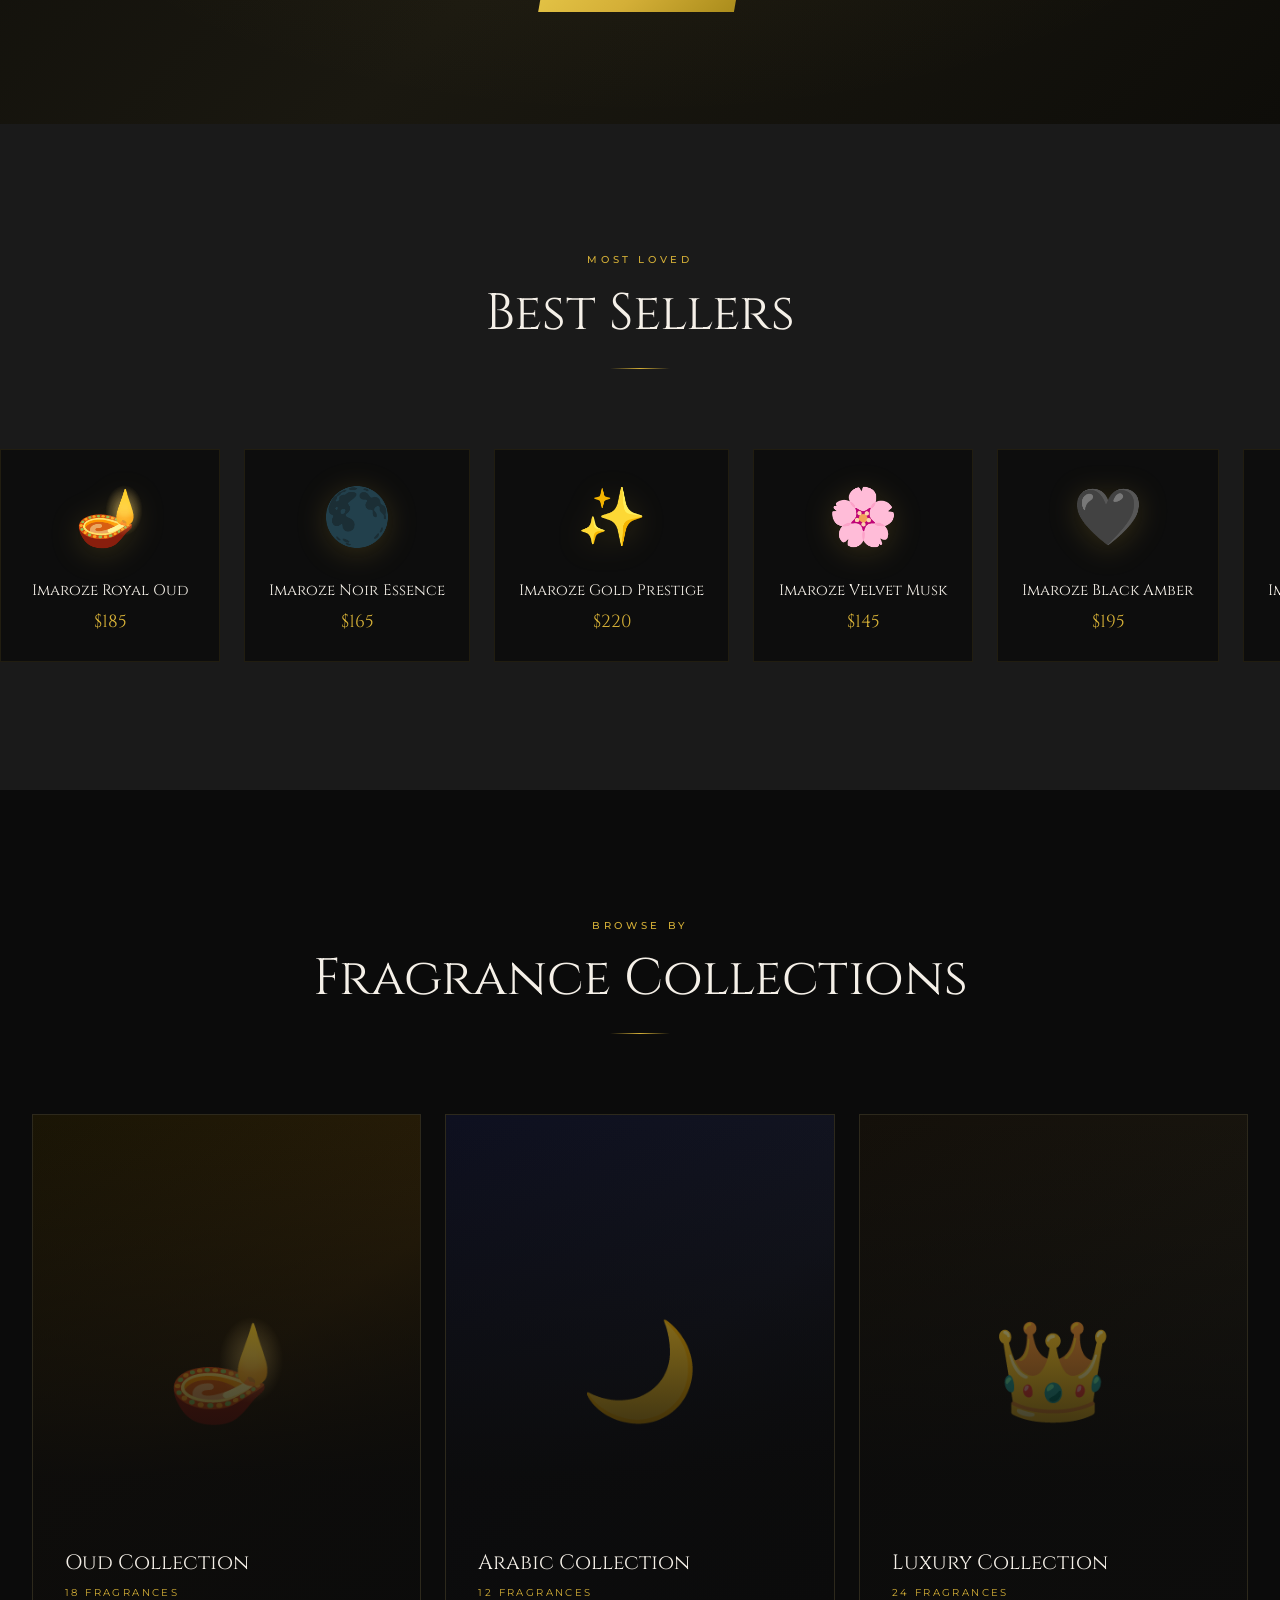
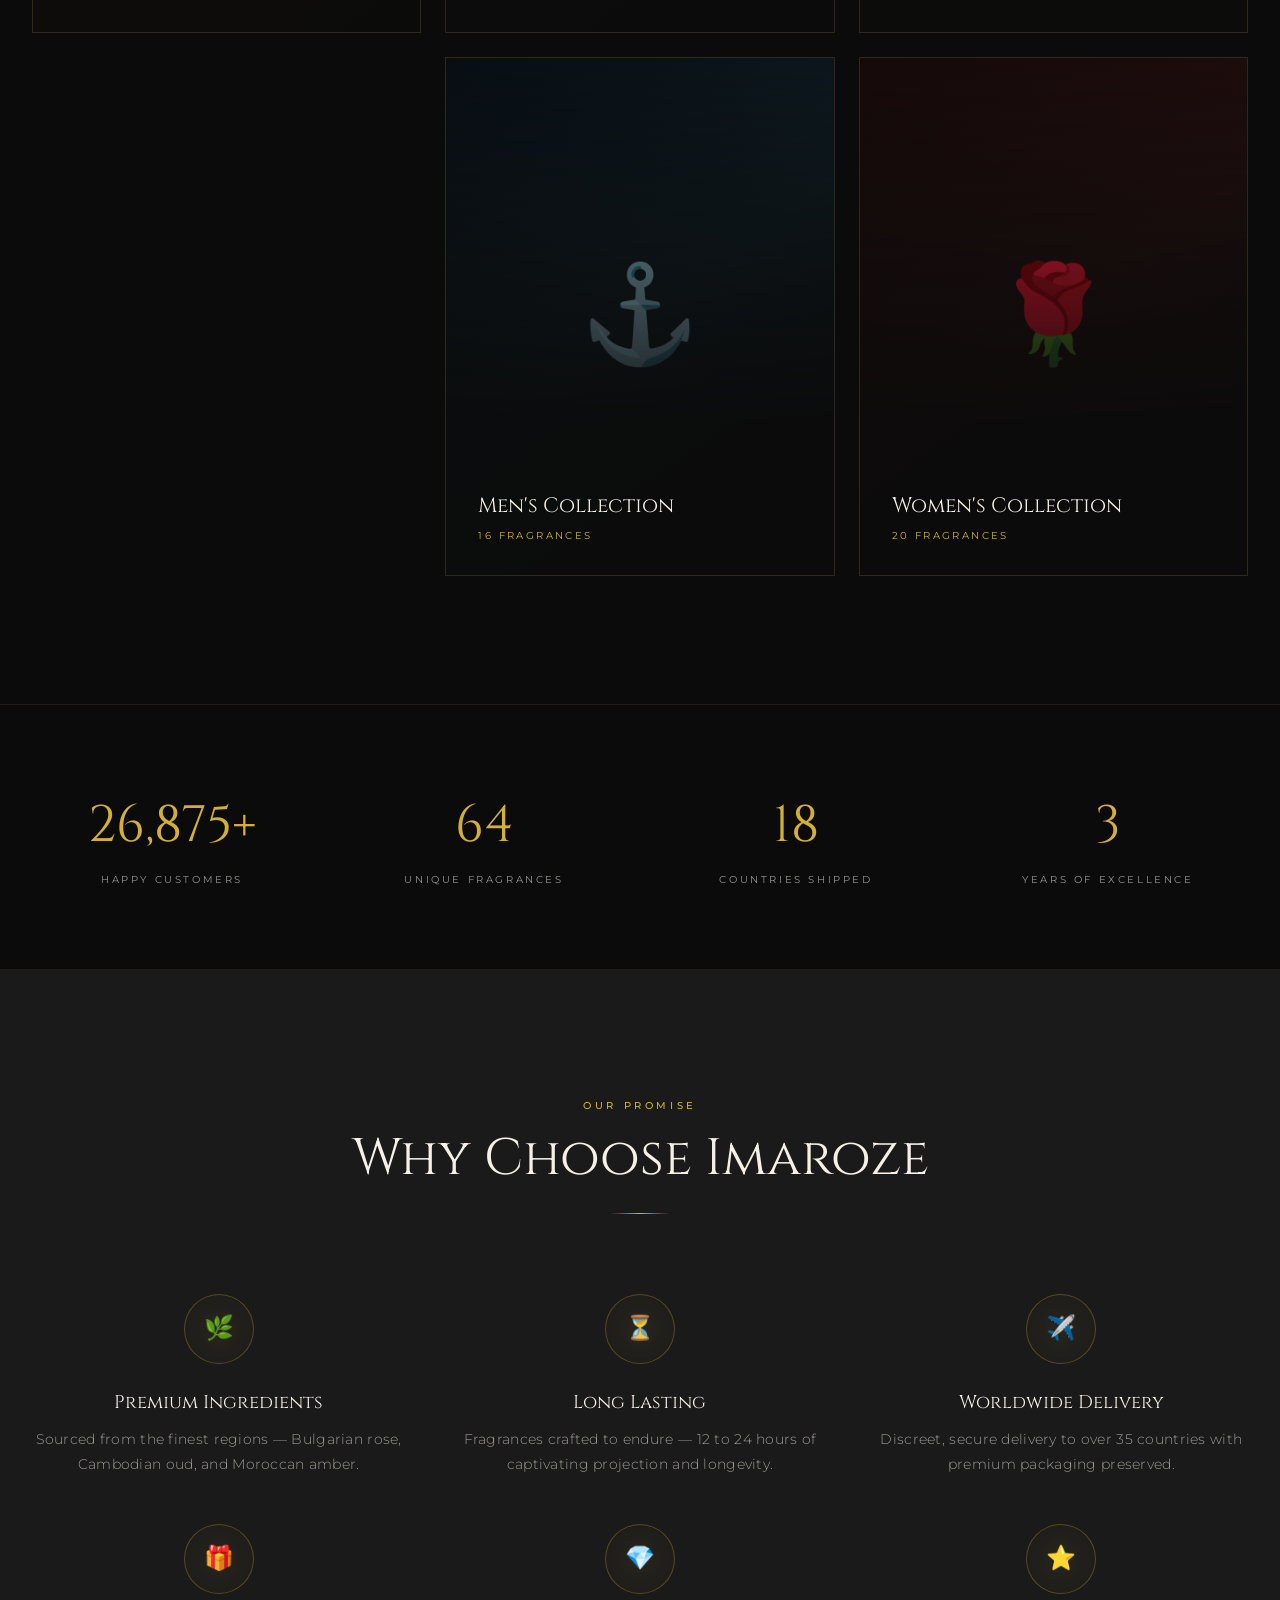
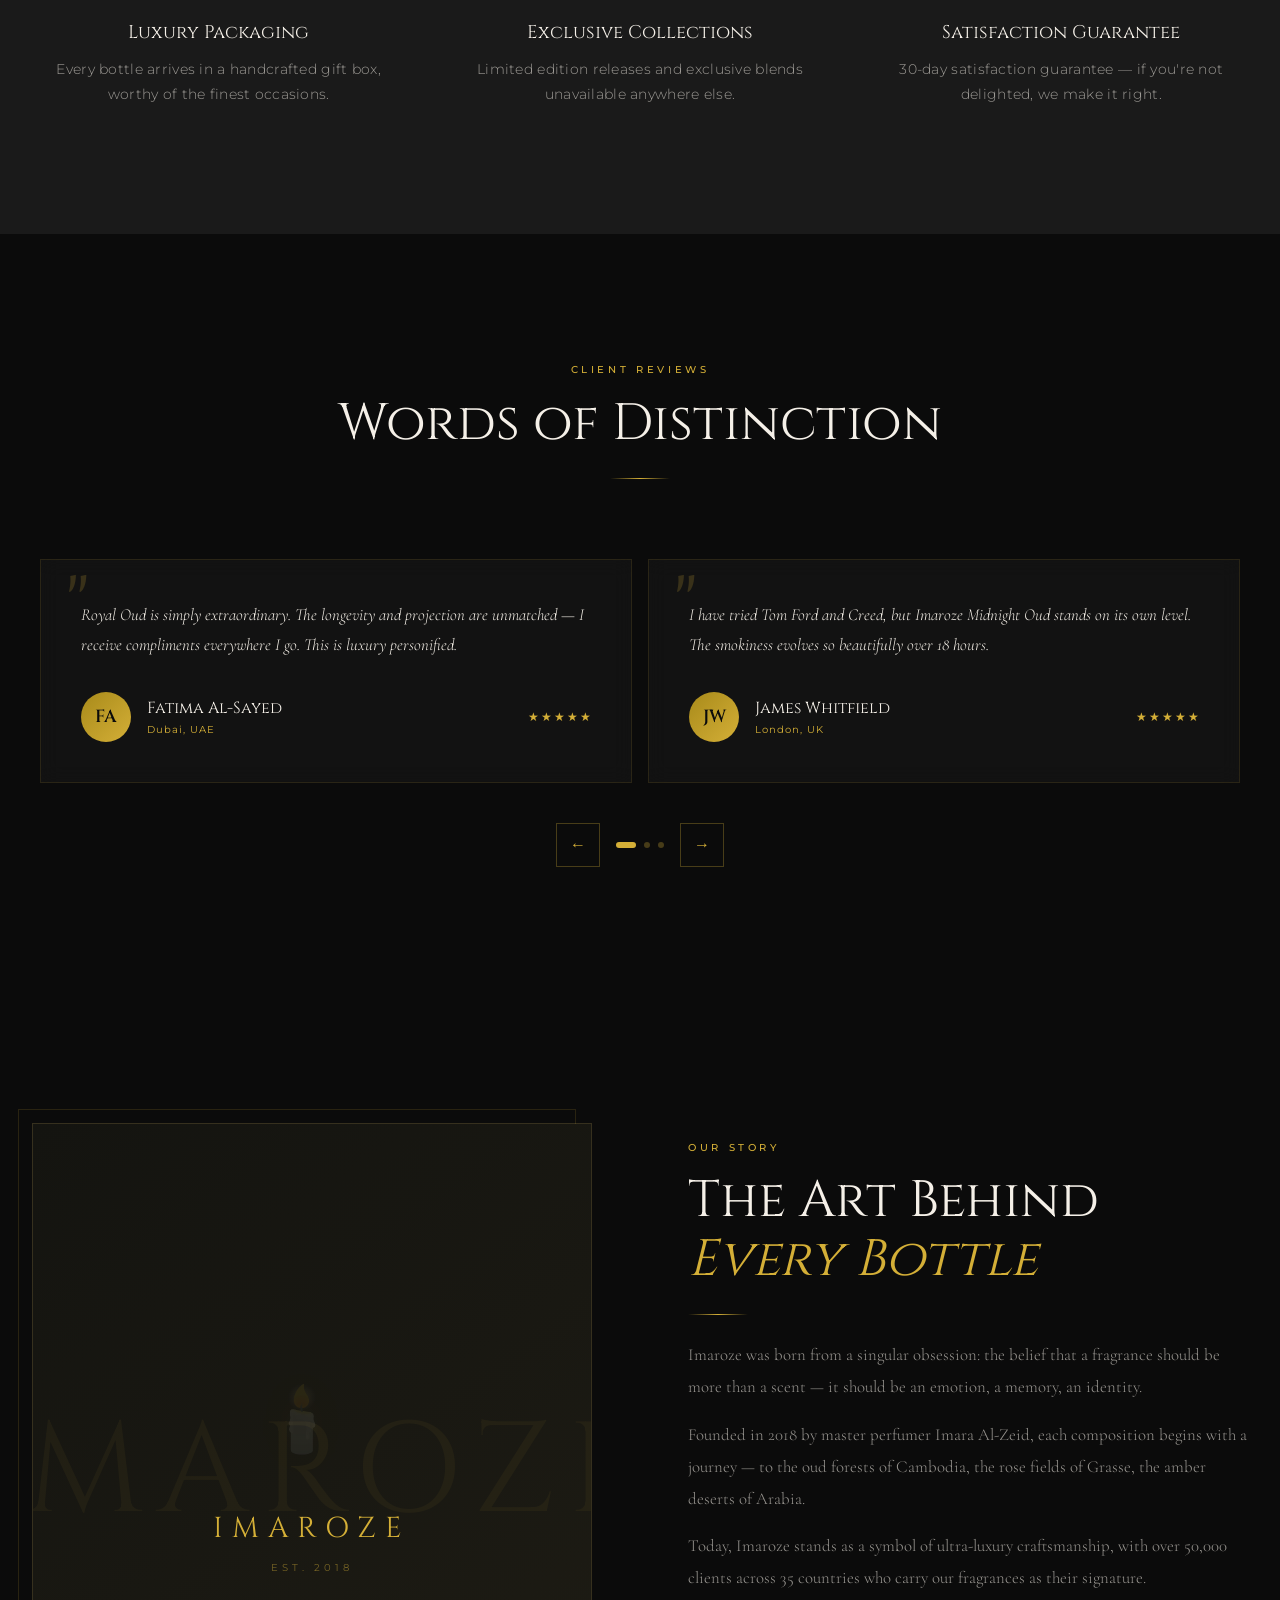
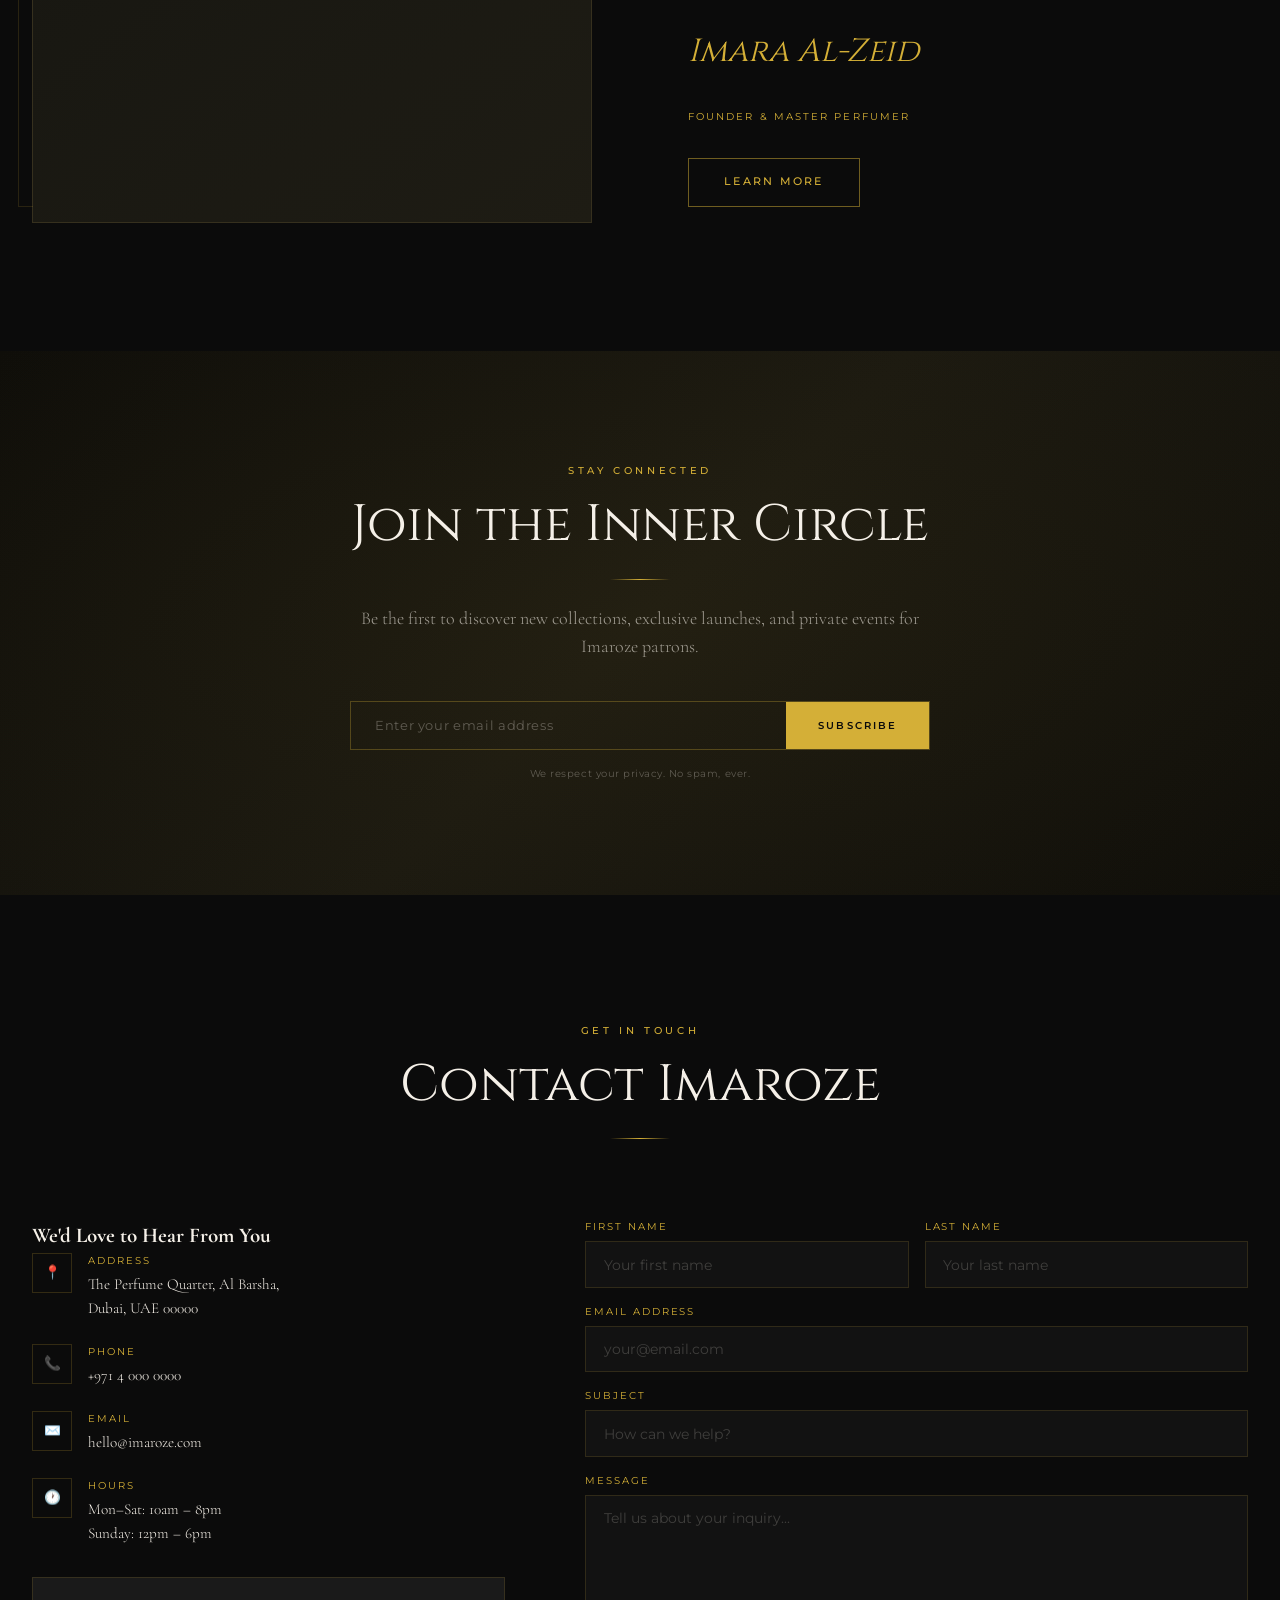
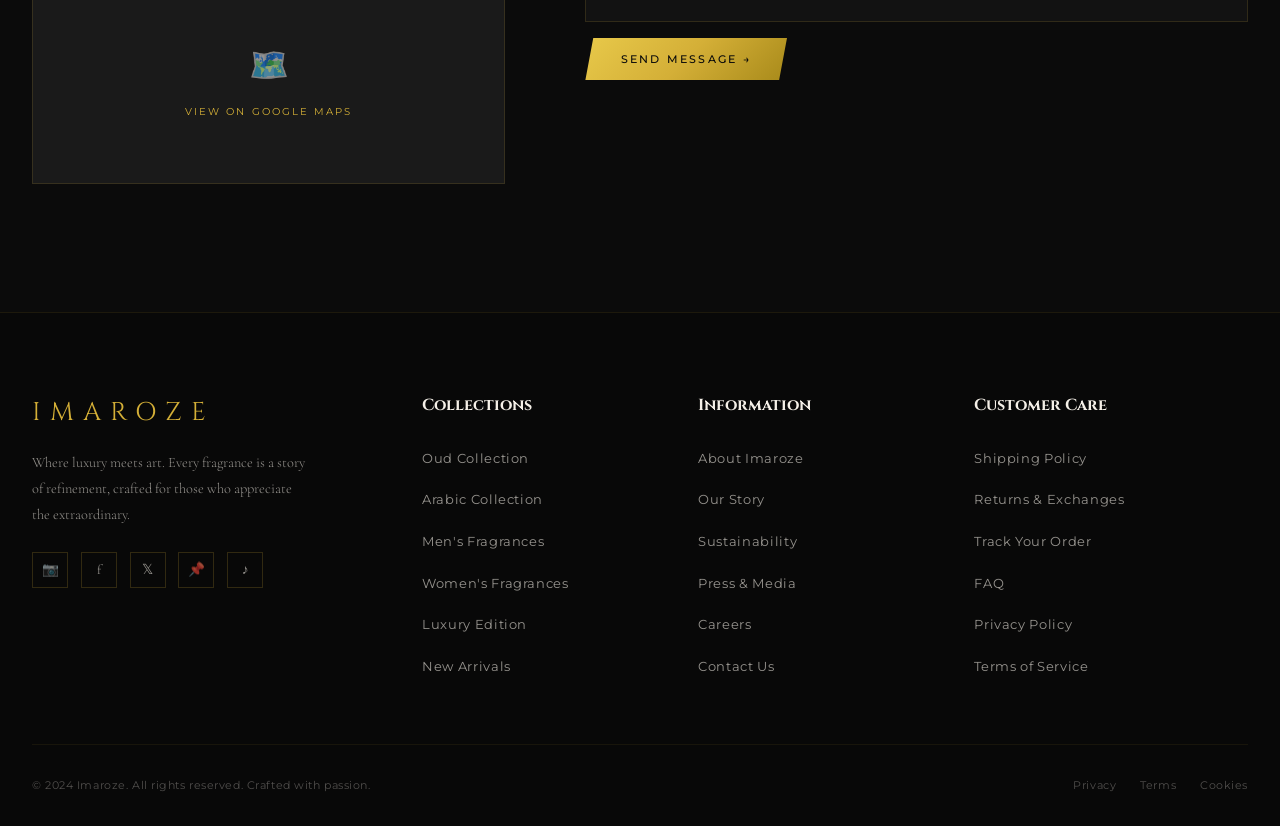
<file: imaroze.html>
<!DOCTYPE html>
<html lang="en">
<head>
<meta charset="UTF-8">
<meta name="viewport" content="width=device-width, initial-scale=1.0">
<meta name="description" content="Imaroze – Crafted For Timeless Elegance. Discover the art of luxury fragrance.">
<title>IMAROZE | Luxury Perfumes & Fragrances</title>
<link rel="preconnect" href="https://fonts.googleapis.com">
<link rel="preconnect" href="https://fonts.gstatic.com" crossorigin>
<link href="https://fonts.googleapis.com/css2?family=Cormorant+Garamond:ital,wght@0,300;0,400;0,500;0,600;1,300;1,400&family=Montserrat:wght@200;300;400;500;600&family=Cinzel:wght@400;600&display=swap" rel="stylesheet">
<style>
/* ===== DESIGN TOKENS ===== */
:root {
  --black: #0B0B0B;
  --charcoal: #1A1A1A;
  --gold: #D4AF37;
  --gold-light: #E8C94A;
  --gold-dark: #A88A1A;
  --gold-muted: rgba(212,175,55,0.15);
  --white: #F5F0E8;
  --white-dim: rgba(245,240,232,0.6);
  --white-faint: rgba(245,240,232,0.08);
  --font-display: 'Cinzel', serif;
  --font-body: 'Cormorant Garamond', serif;
  --font-ui: 'Montserrat', sans-serif;
}

*, *::before, *::after { box-sizing: border-box; margin: 0; padding: 0; }

html { scroll-behavior: smooth; }

body {
  background: var(--black);
  color: var(--white);
  font-family: var(--font-body);
  font-size: 18px;
  line-height: 1.6;
  overflow-x: hidden;
}

/* ===== SCROLLBAR ===== */
::-webkit-scrollbar { width: 4px; }
::-webkit-scrollbar-track { background: var(--charcoal); }
::-webkit-scrollbar-thumb { background: var(--gold); border-radius: 2px; }

/* ===== UTILITIES ===== */
.gold { color: var(--gold); }
.container { max-width: 1280px; margin: 0 auto; padding: 0 2rem; }
.section-label {
  font-family: var(--font-ui);
  font-size: 0.65rem;
  font-weight: 500;
  letter-spacing: 0.35em;
  text-transform: uppercase;
  color: var(--gold);
  display: block;
  margin-bottom: 1rem;
}
.section-title {
  font-family: var(--font-display);
  font-size: clamp(2rem, 4vw, 3.5rem);
  font-weight: 400;
  line-height: 1.15;
  color: var(--white);
}
.divider {
  width: 60px;
  height: 1px;
  background: linear-gradient(90deg, transparent, var(--gold), transparent);
  margin: 1.5rem auto;
}
.btn-primary {
  display: inline-flex; align-items: center; gap: 0.6rem;
  font-family: var(--font-ui);
  font-size: 0.7rem;
  font-weight: 500;
  letter-spacing: 0.2em;
  text-transform: uppercase;
  text-decoration: none;
  color: var(--black);
  background: linear-gradient(135deg, var(--gold-light), var(--gold), var(--gold-dark));
  padding: 0.9rem 2.2rem;
  border: none;
  cursor: pointer;
  transition: all 0.35s ease;
  position: relative;
  overflow: hidden;
  clip-path: polygon(8px 0%, 100% 0%, calc(100% - 8px) 100%, 0% 100%);
}
.btn-primary::after {
  content: '';
  position: absolute; inset: 0;
  background: rgba(255,255,255,0.2);
  transform: translateX(-100%);
  transition: transform 0.4s ease;
}
.btn-primary:hover::after { transform: translateX(0); }
.btn-primary:hover { transform: translateY(-2px); box-shadow: 0 8px 30px rgba(212,175,55,0.4); }

.btn-outline {
  display: inline-flex; align-items: center; gap: 0.6rem;
  font-family: var(--font-ui);
  font-size: 0.7rem;
  font-weight: 500;
  letter-spacing: 0.2em;
  text-transform: uppercase;
  text-decoration: none;
  color: var(--gold);
  background: transparent;
  padding: 0.9rem 2.2rem;
  border: 1px solid rgba(212,175,55,0.5);
  cursor: pointer;
  transition: all 0.35s ease;
}
.btn-outline:hover {
  border-color: var(--gold);
  background: var(--gold-muted);
  transform: translateY(-2px);
}

/* ===== PARTICLES CANVAS ===== */
#particles-canvas {
  position: fixed;
  top: 0; left: 0;
  width: 100%; height: 100%;
  pointer-events: none;
  z-index: 0;
  opacity: 0.4;
}

/* ===== PRELOADER ===== */
#preloader {
  position: fixed; inset: 0;
  background: var(--black);
  z-index: 9999;
  display: flex; flex-direction: column; align-items: center; justify-content: center;
  gap: 2rem;
}
.preloader-logo {
  font-family: var(--font-display);
  font-size: 2.5rem;
  letter-spacing: 0.4em;
  color: var(--gold);
  animation: pulseGold 1.5s ease-in-out infinite;
}
.preloader-bar {
  width: 200px; height: 1px;
  background: var(--charcoal);
  position: relative;
  overflow: hidden;
}
.preloader-bar::after {
  content: '';
  position: absolute; top: 0; left: -100%;
  width: 100%; height: 100%;
  background: linear-gradient(90deg, transparent, var(--gold), transparent);
  animation: loadBar 1.8s ease-in-out infinite;
}
@keyframes pulseGold { 0%,100%{opacity:.6} 50%{opacity:1} }
@keyframes loadBar { to{left:100%} }

/* ===== NAVBAR ===== */
#navbar {
  position: fixed; top: 0; left: 0; right: 0;
  z-index: 1000;
  padding: 1.5rem 0;
  transition: all 0.4s ease;
}
#navbar.scrolled {
  padding: 1rem 0;
  background: rgba(11,11,11,0.95);
  backdrop-filter: blur(20px);
  border-bottom: 1px solid rgba(212,175,55,0.15);
}
.nav-inner {
  display: flex; align-items: center; justify-content: space-between;
}
.nav-logo {
  font-family: var(--font-display);
  font-size: 1.4rem;
  letter-spacing: 0.35em;
  color: var(--gold);
  text-decoration: none;
  font-weight: 600;
}
.nav-links {
  display: flex; align-items: center; gap: 2.5rem;
  list-style: none;
}
.nav-links a {
  font-family: var(--font-ui);
  font-size: 0.65rem;
  font-weight: 400;
  letter-spacing: 0.2em;
  text-transform: uppercase;
  color: var(--white-dim);
  text-decoration: none;
  transition: color 0.3s ease;
  position: relative;
}
.nav-links a::after {
  content: '';
  position: absolute; bottom: -4px; left: 0; right: 0;
  height: 1px;
  background: var(--gold);
  transform: scaleX(0);
  transition: transform 0.3s ease;
}
.nav-links a:hover { color: var(--gold); }
.nav-links a:hover::after { transform: scaleX(1); }
.nav-actions { display: flex; align-items: center; gap: 1.2rem; }
.nav-icon {
  background: none; border: none; cursor: pointer;
  color: var(--white-dim); font-size: 1rem; transition: color 0.3s;
  position: relative;
}
.nav-icon:hover { color: var(--gold); }
.cart-badge {
  position: absolute; top: -8px; right: -8px;
  background: var(--gold); color: var(--black);
  width: 16px; height: 16px; border-radius: 50%;
  font-size: 0.55rem; font-family: var(--font-ui); font-weight: 600;
  display: flex; align-items: center; justify-content: center;
}
.nav-hamburger {
  display: none; flex-direction: column; gap: 5px;
  background: none; border: none; cursor: pointer; padding: 4px;
}
.nav-hamburger span {
  display: block; width: 24px; height: 1px;
  background: var(--gold);
  transition: all 0.3s ease;
}
.mobile-menu {
  position: fixed; inset: 0;
  background: rgba(11,11,11,0.98);
  backdrop-filter: blur(30px);
  z-index: 999;
  display: flex; flex-direction: column; align-items: center; justify-content: center; gap: 2.5rem;
  transform: translateX(100%);
  transition: transform 0.5s cubic-bezier(0.77,0,0.175,1);
}
.mobile-menu.open { transform: translateX(0); }
.mobile-menu a {
  font-family: var(--font-display);
  font-size: 2rem;
  color: var(--white);
  text-decoration: none;
  letter-spacing: 0.15em;
  transition: color 0.3s;
}
.mobile-menu a:hover { color: var(--gold); }

/* ===== HERO ===== */
#hero {
  position: relative;
  height: 100vh; min-height: 700px;
  display: flex; align-items: center; justify-content: center;
  overflow: hidden;
}
.hero-bg {
  position: absolute; inset: 0;
  background: radial-gradient(ellipse 80% 60% at 65% 50%, rgba(212,175,55,0.08) 0%, transparent 60%),
              radial-gradient(ellipse 40% 40% at 30% 70%, rgba(212,175,55,0.05) 0%, transparent 50%),
              linear-gradient(180deg, #0B0B0B 0%, #111008 50%, #0B0B0B 100%);
}
.hero-bottle {
  position: absolute;
  right: 8%;
  top: 50%;
  transform: translateY(-50%);
  width: min(38vw, 480px);
  animation: floatBottle 6s ease-in-out infinite;
}
.bottle-svg { width: 100%; filter: drop-shadow(0 0 60px rgba(212,175,55,0.3)); }

@keyframes floatBottle {
  0%,100% { transform: translateY(-50%) translateX(0) rotate(-1deg); }
  33% { transform: translateY(calc(-50% - 15px)) translateX(4px) rotate(1deg); }
  66% { transform: translateY(calc(-50% + 8px)) translateX(-3px) rotate(-0.5deg); }
}

.hero-content {
  position: relative; z-index: 2;
  max-width: 640px;
  padding: 0 2rem;
  animation: heroReveal 1.2s cubic-bezier(0.16,1,0.3,1) 0.3s both;
}
@keyframes heroReveal {
  from { opacity:0; transform: translateY(40px); }
  to { opacity:1; transform: translateY(0); }
}
.hero-eyebrow {
  font-family: var(--font-ui);
  font-size: 0.65rem;
  font-weight: 400;
  letter-spacing: 0.5em;
  text-transform: uppercase;
  color: var(--gold);
  margin-bottom: 1.5rem;
  display: flex; align-items: center; gap: 1rem;
}
.hero-eyebrow::before {
  content: '';
  width: 40px; height: 1px;
  background: var(--gold);
}
.hero-title {
  font-family: var(--font-display);
  font-size: clamp(2.8rem, 6vw, 5rem);
  font-weight: 400;
  line-height: 1.1;
  color: var(--white);
  margin-bottom: 1.5rem;
}
.hero-title em {
  font-style: italic;
  color: var(--gold);
  font-weight: 300;
}
.hero-sub {
  font-family: var(--font-body);
  font-size: 1.15rem;
  font-weight: 300;
  color: var(--white-dim);
  margin-bottom: 2.5rem;
  letter-spacing: 0.05em;
}
.hero-cta { display: flex; gap: 1rem; flex-wrap: wrap; }
.hero-scroll {
  position: absolute; bottom: 2.5rem; left: 50%;
  transform: translateX(-50%);
  display: flex; flex-direction: column; align-items: center; gap: 0.5rem;
  cursor: pointer; animation: fadeInUp 1s 1.5s both;
}
.hero-scroll span {
  font-family: var(--font-ui); font-size: 0.55rem;
  letter-spacing: 0.3em; text-transform: uppercase; color: var(--white-dim);
}
.scroll-line {
  width: 1px; height: 50px;
  background: linear-gradient(to bottom, var(--gold), transparent);
  animation: scrollPulse 1.5s ease-in-out infinite;
}
@keyframes scrollPulse { 0%{opacity:1;transform:scaleY(1)} 50%{opacity:.4} 100%{opacity:1} }
@keyframes fadeInUp { from{opacity:0;transform:translate(-50%,20px)} to{opacity:1;transform:translate(-50%,0)} }

/* ===== MARQUEE ===== */
.marquee-strip {
  background: linear-gradient(135deg, var(--gold-dark), var(--gold), var(--gold-dark));
  padding: 0.8rem 0;
  overflow: hidden;
}
.marquee-track {
  display: flex;
  animation: marqueeScroll 20s linear infinite;
  white-space: nowrap;
}
.marquee-track span {
  font-family: var(--font-ui);
  font-size: 0.6rem;
  font-weight: 600;
  letter-spacing: 0.3em;
  text-transform: uppercase;
  color: var(--black);
  padding: 0 3rem;
}
.marquee-track span::before {
  content: '✦';
  margin-right: 3rem;
}
@keyframes marqueeScroll { from{transform:translateX(0)} to{transform:translateX(-50%)} }

/* ===== FEATURED COLLECTION ===== */
#collection {
  padding: 8rem 0;
  position: relative;
}
.section-header {
  text-align: center;
  margin-bottom: 5rem;
}
.section-header p {
  font-size: 1.05rem;
  color: var(--white-dim);
  max-width: 520px;
  margin: 1rem auto 0;
  font-weight: 300;
  letter-spacing: 0.03em;
}
.products-grid {
  display: grid;
  grid-template-columns: repeat(auto-fill, minmax(270px, 1fr));
  gap: 2rem;
}
.product-card {
  background: var(--charcoal);
  border: 1px solid rgba(212,175,55,0.1);
  position: relative;
  overflow: hidden;
  cursor: pointer;
  transition: all 0.4s ease;
  transform-style: preserve-3d;
}
.product-card:hover {
  border-color: rgba(212,175,55,0.5);
  transform: translateY(-8px);
  box-shadow: 0 20px 60px rgba(212,175,55,0.15);
}
.product-badge {
  position: absolute; top: 1rem; left: 1rem;
  font-family: var(--font-ui); font-size: 0.55rem; font-weight: 600;
  letter-spacing: 0.15em; text-transform: uppercase;
  padding: 0.3rem 0.8rem;
  z-index: 2;
}
.badge-new { background: var(--gold); color: var(--black); }
.badge-best { background: transparent; border: 1px solid var(--gold); color: var(--gold); }

.product-img-wrap {
  aspect-ratio: 4/5;
  background: linear-gradient(145deg, #141410, #1e1c14);
  display: flex; align-items: center; justify-content: center;
  position: relative;
  overflow: hidden;
}
.product-img-wrap::after {
  content: '';
  position: absolute; inset: 0;
  background: radial-gradient(ellipse 60% 40% at 50% 80%, rgba(212,175,55,0.12), transparent);
}
.product-bottle {
  width: 55%;
  transition: transform 0.5s ease;
  filter: drop-shadow(0 10px 30px rgba(212,175,55,0.25));
}
.product-card:hover .product-bottle { transform: scale(1.06) translateY(-8px); }

.product-wishlist {
  position: absolute; top: 1rem; right: 1rem;
  background: rgba(11,11,11,0.7); border: 1px solid rgba(212,175,55,0.2);
  width: 36px; height: 36px; border-radius: 50%;
  display: flex; align-items: center; justify-content: center;
  cursor: pointer; transition: all 0.3s; z-index: 2;
  font-size: 0.85rem; color: var(--white-dim);
}
.product-wishlist:hover { background: var(--gold-muted); color: var(--gold); }

.product-info { padding: 1.5rem; }
.product-name {
  font-family: var(--font-display);
  font-size: 1.2rem;
  font-weight: 500;
  color: var(--white);
  margin-bottom: 0.35rem;
}
.product-desc {
  font-size: 0.85rem;
  color: var(--white-dim);
  font-weight: 300;
  margin-bottom: 0.8rem;
  font-family: var(--font-ui);
  letter-spacing: 0.02em;
}
.product-meta {
  display: flex; align-items: center; justify-content: space-between;
  margin-bottom: 1.2rem;
}
.product-price {
  font-family: var(--font-display);
  font-size: 1.3rem;
  color: var(--gold);
  font-weight: 500;
}
.product-rating { display: flex; gap: 2px; align-items: center; }
.star { color: var(--gold); font-size: 0.75rem; }
.star.empty { color: var(--charcoal); filter: brightness(2); }
.add-cart {
  width: 100%;
  font-family: var(--font-ui);
  font-size: 0.65rem;
  font-weight: 500;
  letter-spacing: 0.2em;
  text-transform: uppercase;
  color: var(--gold);
  background: transparent;
  border: 1px solid rgba(212,175,55,0.4);
  padding: 0.8rem;
  cursor: pointer;
  transition: all 0.3s ease;
}
.add-cart:hover {
  background: var(--gold);
  color: var(--black);
}

/* ===== BANNER STRIP ===== */
.banner-strip {
  padding: 7rem 0;
  background: linear-gradient(135deg, #0e0d09 0%, #1a1810 50%, #0e0d09 100%);
  position: relative;
  overflow: hidden;
  text-align: center;
}
.banner-strip::before {
  content: '';
  position: absolute; inset: 0;
  background: radial-gradient(ellipse 70% 70% at 50% 50%, rgba(212,175,55,0.06) 0%, transparent 70%);
}
.banner-strip-title {
  font-family: var(--font-display);
  font-size: clamp(2.2rem, 5vw, 4.5rem);
  font-weight: 400;
  color: var(--white);
  position: relative;
  margin-bottom: 1.5rem;
}
.banner-strip-title span { color: var(--gold); font-style: italic; }
.banner-strip p {
  font-size: 1.05rem;
  color: var(--white-dim);
  max-width: 500px;
  margin: 0 auto 2.5rem;
  font-weight: 300;
}

/* ===== CATEGORIES ===== */
#categories { padding: 8rem 0; }
.categories-grid {
  display: grid;
  grid-template-columns: repeat(3, 1fr);
  gap: 1.5rem;
  margin-top: 4rem;
}
.cat-card {
  position: relative;
  aspect-ratio: 3/4;
  overflow: hidden;
  cursor: pointer;
  background: var(--charcoal);
  border: 1px solid rgba(212,175,55,0.1);
  transition: all 0.4s ease;
}
.cat-card:first-child { grid-row: span 2; }
.cat-card:hover { border-color: rgba(212,175,55,0.4); }
.cat-bg {
  position: absolute; inset: 0;
  transition: transform 0.6s ease;
}
.cat-card:hover .cat-bg { transform: scale(1.05); }
.cat-overlay {
  position: absolute; inset: 0;
  background: linear-gradient(to top, rgba(11,11,11,0.9) 30%, transparent);
  display: flex; flex-direction: column; justify-content: flex-end;
  padding: 2rem;
}
.cat-name {
  font-family: var(--font-display);
  font-size: 1.3rem;
  color: var(--white);
  margin-bottom: 0.3rem;
}
.cat-count {
  font-family: var(--font-ui);
  font-size: 0.6rem;
  letter-spacing: 0.25em;
  text-transform: uppercase;
  color: var(--gold);
}
.cat-gradient-1 { background: linear-gradient(145deg, #1a1505, #2a1e08, #0e0d09); }
.cat-gradient-2 { background: linear-gradient(145deg, #0e1020, #131520, #0b0b0b); }
.cat-gradient-3 { background: linear-gradient(145deg, #160a0a, #200e0e, #0b0b0b); }
.cat-gradient-4 { background: linear-gradient(145deg, #080e14, #0e1a20, #0b0b0b); }
.cat-gradient-5 { background: linear-gradient(145deg, #140a14, #1a0f1a, #0b0b0b); }

/* ===== WHY IMAROZE ===== */
#why { padding: 8rem 0; background: var(--charcoal); }
.features-grid {
  display: grid;
  grid-template-columns: repeat(3, 1fr);
  gap: 3rem;
  margin-top: 4rem;
}
.feature-item { text-align: center; }
.feature-icon {
  width: 70px; height: 70px;
  border: 1px solid rgba(212,175,55,0.3);
  border-radius: 50%;
  display: flex; align-items: center; justify-content: center;
  margin: 0 auto 1.5rem;
  font-size: 1.5rem;
  background: radial-gradient(circle, rgba(212,175,55,0.08), transparent);
  transition: all 0.3s ease;
}
.feature-item:hover .feature-icon {
  border-color: var(--gold);
  box-shadow: 0 0 20px rgba(212,175,55,0.25);
}
.feature-title {
  font-family: var(--font-display);
  font-size: 1.15rem;
  color: var(--white);
  margin-bottom: 0.6rem;
}
.feature-desc {
  font-size: 0.9rem;
  color: var(--white-dim);
  font-weight: 300;
  font-family: var(--font-ui);
  letter-spacing: 0.02em;
  line-height: 1.7;
}

/* ===== STATS ===== */
.stats-strip {
  padding: 5rem 0;
  border-top: 1px solid rgba(212,175,55,0.1);
  border-bottom: 1px solid rgba(212,175,55,0.1);
}
.stats-grid {
  display: grid; grid-template-columns: repeat(4,1fr);
  text-align: center; gap: 2rem;
}
.stat-num {
  font-family: var(--font-display);
  font-size: clamp(2.5rem,4vw,3.5rem);
  color: var(--gold);
  font-weight: 400;
  display: block;
}
.stat-label {
  font-family: var(--font-ui);
  font-size: 0.65rem;
  letter-spacing: 0.25em;
  text-transform: uppercase;
  color: var(--white-dim);
  margin-top: 0.3rem;
}

/* ===== TESTIMONIALS ===== */
#testimonials { padding: 8rem 0; }
.testimonials-slider { position: relative; overflow: hidden; margin-top: 4rem; }
.testimonials-track {
  display: flex;
  transition: transform 0.6s cubic-bezier(0.77,0,0.175,1);
}
.testimonial-card {
  min-width: calc(50% - 1rem);
  margin: 0 0.5rem;
  background: rgba(255,255,255,0.03);
  backdrop-filter: blur(10px);
  border: 1px solid rgba(212,175,55,0.12);
  padding: 2.5rem;
  position: relative;
}
.testimonial-card::before {
  content: '"';
  font-family: var(--font-display);
  font-size: 5rem;
  color: var(--gold);
  opacity: 0.2;
  position: absolute;
  top: 0.5rem; left: 1.5rem;
  line-height: 1;
}
.testimonial-text {
  font-size: 1.05rem;
  color: var(--white);
  font-style: italic;
  margin-bottom: 2rem;
  font-weight: 300;
  line-height: 1.8;
}
.testimonial-author {
  display: flex; align-items: center; gap: 1rem;
}
.author-avatar {
  width: 50px; height: 50px; border-radius: 50%;
  background: linear-gradient(135deg, var(--gold-dark), var(--gold));
  display: flex; align-items: center; justify-content: center;
  font-family: var(--font-display);
  font-size: 1.1rem;
  color: var(--black);
  font-weight: 600;
  flex-shrink: 0;
}
.author-info .name {
  font-family: var(--font-display);
  font-size: 1rem;
  color: var(--white);
}
.author-info .location {
  font-family: var(--font-ui);
  font-size: 0.65rem;
  letter-spacing: 0.1em;
  color: var(--gold);
}
.slider-controls {
  display: flex; align-items: center; justify-content: center; gap: 1rem;
  margin-top: 2.5rem;
}
.slider-btn {
  width: 44px; height: 44px;
  border: 1px solid rgba(212,175,55,0.3);
  background: transparent;
  color: var(--gold);
  cursor: pointer;
  font-size: 1rem;
  transition: all 0.3s;
  display: flex; align-items: center; justify-content: center;
}
.slider-btn:hover { background: var(--gold); color: var(--black); }
.slider-dots { display: flex; gap: 8px; align-items: center; }
.dot {
  width: 6px; height: 6px; background: rgba(212,175,55,0.3);
  border-radius: 50%; cursor: pointer; transition: all 0.3s;
}
.dot.active { background: var(--gold); width: 20px; border-radius: 3px; }

/* ===== ABOUT ===== */
#about { padding: 8rem 0; }
.about-inner {
  display: grid; grid-template-columns: 1fr 1fr;
  gap: 6rem; align-items: center;
}
.about-visual {
  position: relative;
  aspect-ratio: 4/5;
  background: var(--charcoal);
  border: 1px solid rgba(212,175,55,0.15);
}
.about-visual::before {
  content: '';
  position: absolute; inset: -15px 15px 15px -15px;
  border: 1px solid rgba(212,175,55,0.15);
  z-index: -1;
}
.about-visual-content {
  position: absolute; inset: 0;
  display: flex; align-items: center; justify-content: center;
  background: linear-gradient(145deg, #141410, #1e1c14);
  font-family: var(--font-display);
  font-size: 6rem;
  color: rgba(212,175,55,0.08);
  letter-spacing: 0.2em;
  overflow: hidden;
}
.about-text .section-title { text-align: left; }
.about-text .divider { margin: 1.5rem 0; }
.about-body {
  font-size: 1.05rem;
  color: var(--white-dim);
  font-weight: 300;
  line-height: 1.9;
  margin-bottom: 1rem;
}
.about-signature {
  font-family: var(--font-display);
  font-size: 2rem;
  color: var(--gold);
  font-style: italic;
  margin: 2rem 0;
}

/* ===== NEWSLETTER ===== */
#newsletter {
  padding: 7rem 0;
  background: linear-gradient(135deg, #0e0d09, #1a1810, #0e0d09);
  position: relative;
  overflow: hidden;
}
#newsletter::before {
  content: '';
  position: absolute; inset: 0;
  background: radial-gradient(ellipse 80% 80% at 50% 50%, rgba(212,175,55,0.05), transparent);
}
.newsletter-inner {
  position: relative;
  text-align: center;
  max-width: 580px;
  margin: 0 auto;
}
.newsletter-form {
  display: flex; gap: 0; margin-top: 2.5rem;
  border: 1px solid rgba(212,175,55,0.3);
}
.newsletter-form input {
  flex: 1;
  background: transparent;
  border: none;
  padding: 1rem 1.5rem;
  font-family: var(--font-ui);
  font-size: 0.8rem;
  letter-spacing: 0.05em;
  color: var(--white);
  outline: none;
}
.newsletter-form input::placeholder { color: rgba(245,240,232,0.3); }
.newsletter-form button {
  font-family: var(--font-ui);
  font-size: 0.65rem;
  font-weight: 600;
  letter-spacing: 0.2em;
  text-transform: uppercase;
  background: var(--gold);
  color: var(--black);
  border: none;
  padding: 1rem 2rem;
  cursor: pointer;
  transition: all 0.3s;
  white-space: nowrap;
}
.newsletter-form button:hover { background: var(--gold-light); }

/* ===== CONTACT ===== */
#contact { padding: 8rem 0; }
.contact-grid {
  display: grid; grid-template-columns: 1fr 1.4fr;
  gap: 5rem; margin-top: 4rem;
}
.contact-info h3 {
  font-family: var(--font-display);
  font-size: 1.8rem;
  margin-bottom: 1.5rem;
  color: var(--white);
}
.contact-detail {
  display: flex; align-items: flex-start; gap: 1rem;
  margin-bottom: 1.5rem;
}
.contact-detail-icon {
  width: 40px; height: 40px;
  border: 1px solid rgba(212,175,55,0.2);
  display: flex; align-items: center; justify-content: center;
  color: var(--gold); font-size: 0.85rem; flex-shrink: 0;
}
.contact-detail-text .label {
  font-family: var(--font-ui);
  font-size: 0.6rem;
  letter-spacing: 0.2em;
  text-transform: uppercase;
  color: var(--gold);
  margin-bottom: 0.2rem;
}
.contact-detail-text .val {
  font-size: 0.95rem;
  color: var(--white);
  font-weight: 300;
}
.contact-form { display: flex; flex-direction: column; gap: 1rem; }
.form-row { display: grid; grid-template-columns: 1fr 1fr; gap: 1rem; }
.form-field {
  display: flex; flex-direction: column; gap: 0.4rem;
}
.form-field label {
  font-family: var(--font-ui);
  font-size: 0.6rem;
  letter-spacing: 0.2em;
  text-transform: uppercase;
  color: var(--gold);
}
.form-field input,
.form-field textarea {
  background: rgba(255,255,255,0.03);
  border: 1px solid rgba(212,175,55,0.15);
  padding: 0.9rem 1.1rem;
  font-family: var(--font-ui);
  font-size: 0.85rem;
  color: var(--white);
  outline: none;
  transition: border-color 0.3s;
  resize: none;
}
.form-field input:focus,
.form-field textarea:focus { border-color: rgba(212,175,55,0.5); }
.form-field input::placeholder,
.form-field textarea::placeholder { color: rgba(245,240,232,0.2); }

/* ===== FOOTER ===== */
footer {
  background: #080808;
  border-top: 1px solid rgba(212,175,55,0.1);
  padding: 5rem 0 2rem;
}
.footer-grid {
  display: grid;
  grid-template-columns: 1.5fr 1fr 1fr 1.2fr;
  gap: 3rem; margin-bottom: 4rem;
}
.footer-brand .logo {
  font-family: var(--font-display);
  font-size: 1.6rem;
  letter-spacing: 0.35em;
  color: var(--gold);
  display: block; margin-bottom: 1rem;
}
.footer-brand p {
  font-size: 0.9rem;
  color: var(--white-dim);
  font-weight: 300;
  line-height: 1.8;
  margin-bottom: 1.5rem;
  max-width: 280px;
}
.social-links { display: flex; gap: 0.8rem; }
.social-link {
  width: 36px; height: 36px;
  border: 1px solid rgba(212,175,55,0.2);
  display: flex; align-items: center; justify-content: center;
  color: var(--white-dim); font-size: 0.85rem;
  text-decoration: none;
  transition: all 0.3s;
}
.social-link:hover { border-color: var(--gold); color: var(--gold); }
.footer-col h4 {
  font-family: var(--font-display);
  font-size: 1rem;
  color: var(--white);
  margin-bottom: 1.5rem;
}
.footer-links { list-style: none; display: flex; flex-direction: column; gap: 0.8rem; }
.footer-links a {
  font-family: var(--font-ui);
  font-size: 0.8rem;
  color: var(--white-dim);
  text-decoration: none;
  letter-spacing: 0.05em;
  transition: color 0.3s;
}
.footer-links a:hover { color: var(--gold); }
.footer-bottom {
  border-top: 1px solid rgba(212,175,55,0.08);
  padding-top: 2rem;
  display: flex; align-items: center; justify-content: space-between;
}
.footer-bottom p {
  font-family: var(--font-ui);
  font-size: 0.7rem;
  color: rgba(245,240,232,0.3);
  letter-spacing: 0.05em;
}

/* ===== BEST SELLERS CAROUSEL ===== */
#bestsellers { padding: 8rem 0; background: var(--charcoal); }
.bs-slider { position: relative; overflow: hidden; margin-top: 4rem; }
.bs-track {
  display: flex;
  gap: 1.5rem;
  animation: bsScroll 25s linear infinite;
}
.bs-track:hover { animation-play-state: paused; }
.bs-item {
  min-width: 220px;
  background: rgba(11,11,11,0.8);
  border: 1px solid rgba(212,175,55,0.1);
  padding: 1.5rem;
  text-align: center;
  flex-shrink: 0;
  transition: all 0.3s;
  cursor: pointer;
}
.bs-item:hover { border-color: rgba(212,175,55,0.4); }
.bs-bottle { font-size: 3.5rem; margin-bottom: 1rem; display: block; filter: drop-shadow(0 5px 15px rgba(212,175,55,0.2)); }
.bs-name {
  font-family: var(--font-display);
  font-size: 0.95rem;
  color: var(--white);
  margin-bottom: 0.3rem;
}
.bs-price { color: var(--gold); font-family: var(--font-display); font-size: 1.1rem; }
@keyframes bsScroll {
  from { transform: translateX(0); }
  to { transform: translateX(-50%); }
}

/* ===== REVEAL ANIMATIONS ===== */
.reveal {
  opacity: 0;
  transform: translateY(30px);
  transition: opacity 0.8s ease, transform 0.8s ease;
}
.reveal.visible {
  opacity: 1;
  transform: translateY(0);
}
.reveal-left {
  opacity: 0;
  transform: translateX(-30px);
  transition: opacity 0.8s ease, transform 0.8s ease;
}
.reveal-left.visible {
  opacity: 1;
  transform: translateX(0);
}
.reveal-right {
  opacity: 0;
  transform: translateX(30px);
  transition: opacity 0.8s ease, transform 0.8s ease;
}
.reveal-right.visible {
  opacity: 1;
  transform: translateX(0);
}

/* ===== RESPONSIVE ===== */
@media (max-width: 1024px) {
  .categories-grid { grid-template-columns: repeat(2,1fr); }
  .cat-card:first-child { grid-row: span 1; }
  .features-grid { grid-template-columns: repeat(2,1fr); }
  .footer-grid { grid-template-columns: 1fr 1fr; }
}
@media (max-width: 768px) {
  .nav-links, .nav-actions { display: none; }
  .nav-hamburger { display: flex; }
  .hero-bottle { opacity: 0.2; right: -5%; width: 70vw; }
  .about-inner { grid-template-columns: 1fr; }
  .about-visual { display: none; }
  .contact-grid { grid-template-columns: 1fr; }
  .categories-grid { grid-template-columns: 1fr 1fr; }
  .features-grid { grid-template-columns: 1fr; }
  .stats-grid { grid-template-columns: 1fr 1fr; }
  .testimonial-card { min-width: calc(100% - 1rem); }
  .footer-grid { grid-template-columns: 1fr 1fr; }
  .footer-bottom { flex-direction: column; gap: 1rem; text-align: center; }
  .form-row { grid-template-columns: 1fr; }
  .hero-cta { flex-direction: column; align-items: flex-start; }
}
@media (max-width: 480px) {
  .products-grid { grid-template-columns: 1fr; }
  .categories-grid { grid-template-columns: 1fr; }
  .footer-grid { grid-template-columns: 1fr; }
  .newsletter-form { flex-direction: column; }
  .newsletter-form input, .newsletter-form button { border: none; border-bottom: 1px solid rgba(212,175,55,0.3); }
}

/* ===== CART SIDEBAR ===== */
.cart-sidebar {
  position: fixed; top: 0; right: -420px;
  width: 420px; max-width: 100vw;
  height: 100vh;
  background: rgba(11,11,11,0.98);
  backdrop-filter: blur(20px);
  border-left: 1px solid rgba(212,175,55,0.15);
  z-index: 2000;
  transition: right 0.5s cubic-bezier(0.77,0,0.175,1);
  display: flex; flex-direction: column;
  padding: 2rem;
}
.cart-sidebar.open { right: 0; }
.cart-overlay {
  position: fixed; inset: 0;
  background: rgba(0,0,0,0.7);
  z-index: 1999;
  opacity: 0; pointer-events: none;
  transition: opacity 0.4s;
}
.cart-overlay.open { opacity: 1; pointer-events: all; }
.cart-header {
  display: flex; justify-content: space-between; align-items: center;
  margin-bottom: 2rem;
}
.cart-header h2 {
  font-family: var(--font-display);
  font-size: 1.5rem; color: var(--gold);
}
.cart-close {
  background: none; border: 1px solid rgba(212,175,55,0.3);
  color: var(--gold); width: 36px; height: 36px;
  cursor: pointer; font-size: 1rem;
  display: flex; align-items: center; justify-content: center;
  transition: all 0.3s;
}
.cart-close:hover { background: var(--gold); color: var(--black); }
.cart-empty {
  flex: 1; display: flex; flex-direction: column;
  align-items: center; justify-content: center; gap: 1rem;
  color: var(--white-dim); text-align: center;
}
.cart-empty span { font-size: 3rem; }
.cart-items { flex: 1; overflow-y: auto; display: flex; flex-direction: column; gap: 1rem; }
.cart-item {
  display: flex; gap: 1rem; align-items: center;
  border-bottom: 1px solid rgba(212,175,55,0.08);
  padding-bottom: 1rem;
}
.cart-item-img {
  width: 60px; height: 70px;
  background: var(--charcoal);
  display: flex; align-items: center; justify-content: center;
  font-size: 2rem; flex-shrink: 0;
}
.cart-item-name { font-family: var(--font-display); font-size: 0.95rem; color: var(--white); }
.cart-item-price { color: var(--gold); font-family: var(--font-display); margin-top: 0.2rem; }
.cart-item-remove {
  margin-left: auto; background: none; border: none;
  color: rgba(245,240,232,0.3); cursor: pointer; font-size: 0.85rem;
  transition: color 0.3s;
}
.cart-item-remove:hover { color: #e05; }
.cart-footer { border-top: 1px solid rgba(212,175,55,0.15); padding-top: 1.5rem; }
.cart-total {
  display: flex; justify-content: space-between; align-items: center;
  margin-bottom: 1.5rem;
}
.cart-total span { font-family: var(--font-ui); font-size: 0.7rem; letter-spacing: 0.2em; text-transform: uppercase; color: var(--white-dim); }
.cart-total strong { font-family: var(--font-display); font-size: 1.5rem; color: var(--gold); }

/* top reveal */
.page-loaded #preloader {
  opacity: 0;
  pointer-events: none;
  transition: opacity 0.5s 0.5s;
}
</style>
</head>
<body>

<!-- Preloader -->
<div id="preloader">
  <div class="preloader-logo">IMAROZE</div>
  <div class="preloader-bar"></div>
</div>

<!-- Particles -->
<canvas id="particles-canvas"></canvas>

<!-- Cart Overlay -->
<div class="cart-overlay" id="cartOverlay" onclick="closeCart()"></div>

<!-- Cart Sidebar -->
<div class="cart-sidebar" id="cartSidebar">
  <div class="cart-header">
    <h2>Your Cart</h2>
    <button class="cart-close" onclick="closeCart()">✕</button>
  </div>
  <div class="cart-items" id="cartItems">
    <div class="cart-empty">
      <span>🛒</span>
      <p style="font-family:var(--font-display);font-size:1.1rem;color:var(--white)">Your cart is empty</p>
      <p style="font-family:var(--font-ui);font-size:0.8rem;">Discover our luxury fragrances</p>
    </div>
  </div>
  <div class="cart-footer" id="cartFooter" style="display:none">
    <div class="cart-total">
      <span>Total</span>
      <strong id="cartTotal">$0</strong>
    </div>
    <button class="btn-primary" style="width:100%;justify-content:center;">Proceed to Checkout</button>
  </div>
</div>

<!-- Mobile Menu -->
<div class="mobile-menu" id="mobileMenu">
  <a href="#hero" onclick="closeMobile()">Home</a>
  <a href="#collection" onclick="closeMobile()">Collection</a>
  <a href="#bestsellers" onclick="closeMobile()">Best Sellers</a>
  <a href="#categories" onclick="closeMobile()">Categories</a>
  <a href="#about" onclick="closeMobile()">About</a>
  <a href="#contact" onclick="closeMobile()">Contact</a>
</div>

<!-- NAVBAR -->
<nav id="navbar">
  <div class="container">
    <div class="nav-inner">
      <a href="#hero" class="nav-logo">IMAROZE</a>
      <ul class="nav-links">
        <li><a href="#hero">Home</a></li>
        <li><a href="#collection">Collection</a></li>
        <li><a href="#bestsellers">Best Sellers</a></li>
        <li><a href="#categories">Categories</a></li>
        <li><a href="#about">About</a></li>
        <li><a href="#contact">Contact</a></li>
      </ul>
      <div class="nav-actions">
        <button class="nav-icon" title="Search">🔍</button>
        <button class="nav-icon" title="Wishlist">♡</button>
        <button class="nav-icon" title="Cart" onclick="openCart()" style="position:relative;">
          🛍
          <span class="cart-badge" id="cartBadge">0</span>
        </button>
        <button class="nav-hamburger" onclick="toggleMobile()" id="hamburger">
          <span></span><span></span><span></span>
        </button>
      </div>
    </div>
  </div>
</nav>

<!-- HERO -->
<section id="hero">
  <div class="hero-bg"></div>
  <div class="hero-bottle">
    <svg class="bottle-svg" viewBox="0 0 300 500" fill="none" xmlns="http://www.w3.org/2000/svg">
      <defs>
        <linearGradient id="bottleGrad" x1="0" y1="0" x2="1" y2="0">
          <stop offset="0%" stop-color="#1a1810"/>
          <stop offset="30%" stop-color="#2a2418"/>
          <stop offset="50%" stop-color="#D4AF37" stop-opacity="0.6"/>
          <stop offset="70%" stop-color="#2a2418"/>
          <stop offset="100%" stop-color="#1a1810"/>
        </linearGradient>
        <linearGradient id="capGrad" x1="0" y1="0" x2="1" y2="0">
          <stop offset="0%" stop-color="#A88A1A"/>
          <stop offset="50%" stop-color="#D4AF37"/>
          <stop offset="100%" stop-color="#A88A1A"/>
        </linearGradient>
        <linearGradient id="liquidGrad" x1="0" y1="0" x2="0" y2="1">
          <stop offset="0%" stop-color="#1a1505" stop-opacity="0.9"/>
          <stop offset="100%" stop-color="#0e0b03" stop-opacity="0.95"/>
        </linearGradient>
        <filter id="glow">
          <feGaussianBlur stdDeviation="6" result="blur"/>
          <feComposite in="SourceGraphic" in2="blur" operator="over"/>
        </filter>
      </defs>
      <!-- Base/platform -->
      <ellipse cx="150" cy="468" rx="70" ry="12" fill="rgba(212,175,55,0.15)"/>
      <!-- Bottle body -->
      <rect x="70" y="200" width="160" height="260" rx="6" fill="url(#bottleGrad)"/>
      <!-- Liquid inside -->
      <rect x="75" y="210" width="150" height="244" rx="4" fill="url(#liquidGrad)" opacity="0.95"/>
      <!-- Shoulder -->
      <path d="M70 200 Q60 170 90 145 L210 145 Q240 170 230 200 Z" fill="url(#bottleGrad)"/>
      <!-- Neck -->
      <rect x="110" y="100" width="80" height="48" rx="4" fill="url(#capGrad)" opacity="0.8"/>
      <!-- Cap -->
      <rect x="100" y="65" width="100" height="38" rx="3" fill="url(#capGrad)"/>
      <!-- Cap top detail -->
      <rect x="120" y="55" width="60" height="12" rx="2" fill="url(#capGrad)"/>
      <!-- Label area -->
      <rect x="85" y="275" width="130" height="120" rx="2" fill="rgba(212,175,55,0.08)" stroke="rgba(212,175,55,0.3)" stroke-width="0.5"/>
      <!-- Label text lines -->
      <text x="150" y="320" text-anchor="middle" font-family="serif" font-size="14" fill="rgba(212,175,55,0.9)" letter-spacing="4">IMAROZE</text>
      <line x1="100" y1="330" x2="200" y2="330" stroke="rgba(212,175,55,0.4)" stroke-width="0.5"/>
      <text x="150" y="348" text-anchor="middle" font-family="serif" font-size="7" fill="rgba(212,175,55,0.6)" letter-spacing="2">ROYAL OUD</text>
      <text x="150" y="362" text-anchor="middle" font-family="serif" font-size="6" fill="rgba(212,175,55,0.4)" letter-spacing="1.5">EAU DE PARFUM</text>
      <!-- Highlight reflection -->
      <rect x="82" y="205" width="18" height="240" rx="4" fill="rgba(255,255,255,0.04)"/>
      <line x1="96" y1="200" x2="96" y2="455" stroke="rgba(255,255,255,0.06)" stroke-width="1"/>
      <!-- Glow base -->
      <ellipse cx="150" cy="460" rx="60" ry="8" fill="url(#capGrad)" opacity="0.2" filter="url(#glow)"/>
    </svg>
  </div>
  <div class="container">
    <div class="hero-content">
      <div class="hero-eyebrow">Luxury Perfumery Since 2018</div>
      <h1 class="hero-title">
        Crafted For<br>
        <em>Timeless</em><br>
        Elegance
      </h1>
      <p class="hero-sub">Discover the art of luxury fragrance — where every drop tells a story of refinement.</p>
      <div class="hero-cta">
        <a href="#collection" class="btn-primary">Shop Collection →</a>
        <a href="#categories" class="btn-outline">Explore Fragrances</a>
      </div>
    </div>
  </div>
  <div class="hero-scroll" onclick="document.getElementById('collection').scrollIntoView({behavior:'smooth'})">
    <div class="scroll-line"></div>
    <span>Scroll</span>
  </div>
</section>

<!-- MARQUEE -->
<div class="marquee-strip">
  <div class="marquee-track" id="marqueeTrack">
    <span>Premium Ingredients</span><span>Long Lasting Fragrance</span><span>Luxury Packaging</span>
    <span>Worldwide Delivery</span><span>Exclusive Collections</span><span>Handcrafted Perfumes</span>
    <span>Premium Ingredients</span><span>Long Lasting Fragrance</span><span>Luxury Packaging</span>
    <span>Worldwide Delivery</span><span>Exclusive Collections</span><span>Handcrafted Perfumes</span>
  </div>
</div>

<!-- FEATURED COLLECTION -->
<section id="collection">
  <div class="container">
    <div class="section-header reveal">
      <span class="section-label">Featured Collection</span>
      <h2 class="section-title">Signature Fragrances</h2>
      <div class="divider"></div>
      <p>Each fragrance is a masterpiece — crafted with the finest ingredients from around the world.</p>
    </div>
    <div class="products-grid" id="productsGrid"></div>
  </div>
</section>

<!-- BANNER -->
<div class="banner-strip">
  <div class="container">
    <div class="reveal">
      <h2 class="banner-strip-title">Every Fragrance<br><span>Tells A Story</span></h2>
      <p>From the first spritz to the lingering dry-down — Imaroze fragrances are an experience, not just a scent.</p>
      <a href="#collection" class="btn-primary">Discover Now →</a>
    </div>
  </div>
</div>

<!-- BEST SELLERS -->
<section id="bestsellers">
  <div class="container">
    <div class="section-header reveal">
      <span class="section-label">Most Loved</span>
      <h2 class="section-title">Best Sellers</h2>
      <div class="divider"></div>
    </div>
  </div>
  <div class="bs-slider">
    <div class="bs-track" id="bsTrack"></div>
  </div>
</section>

<!-- CATEGORIES -->
<section id="categories">
  <div class="container">
    <div class="section-header reveal">
      <span class="section-label">Browse By</span>
      <h2 class="section-title">Fragrance Collections</h2>
      <div class="divider"></div>
    </div>
    <div class="categories-grid">
      <div class="cat-card reveal">
        <div class="cat-bg cat-gradient-1" style="display:flex;align-items:center;justify-content:center;font-size:6rem;">🪔</div>
        <div class="cat-overlay">
          <div class="cat-name">Oud Collection</div>
          <div class="cat-count">18 Fragrances</div>
        </div>
      </div>
      <div class="cat-card reveal" style="transition-delay:.1s">
        <div class="cat-bg cat-gradient-2" style="display:flex;align-items:center;justify-content:center;font-size:6rem;">🌙</div>
        <div class="cat-overlay">
          <div class="cat-name">Arabic Collection</div>
          <div class="cat-count">12 Fragrances</div>
        </div>
      </div>
      <div class="cat-card reveal" style="transition-delay:.2s">
        <div class="cat-bg" style="background:linear-gradient(145deg,#14100a,#1e1c14);display:flex;align-items:center;justify-content:center;font-size:6rem;">👑</div>
        <div class="cat-overlay">
          <div class="cat-name">Luxury Collection</div>
          <div class="cat-count">24 Fragrances</div>
        </div>
      </div>
      <div class="cat-card reveal" style="transition-delay:.15s">
        <div class="cat-bg cat-gradient-4" style="display:flex;align-items:center;justify-content:center;font-size:6rem;">⚓</div>
        <div class="cat-overlay">
          <div class="cat-name">Men's Collection</div>
          <div class="cat-count">16 Fragrances</div>
        </div>
      </div>
      <div class="cat-card reveal" style="transition-delay:.25s">
        <div class="cat-bg cat-gradient-3" style="display:flex;align-items:center;justify-content:center;font-size:6rem;">🌹</div>
        <div class="cat-overlay">
          <div class="cat-name">Women's Collection</div>
          <div class="cat-count">20 Fragrances</div>
        </div>
      </div>
    </div>
  </div>
</section>

<!-- STATS -->
<div class="stats-strip">
  <div class="container">
    <div class="stats-grid">
      <div class="reveal">
        <span class="stat-num" data-target="50000">0</span>
        <div class="stat-label">Happy Customers</div>
      </div>
      <div class="reveal" style="transition-delay:.1s">
        <span class="stat-num" data-target="120">0</span>
        <div class="stat-label">Unique Fragrances</div>
      </div>
      <div class="reveal" style="transition-delay:.2s">
        <span class="stat-num" data-target="35">0</span>
        <div class="stat-label">Countries Shipped</div>
      </div>
      <div class="reveal" style="transition-delay:.3s">
        <span class="stat-num" data-target="6">0</span>
        <div class="stat-label">Years of Excellence</div>
      </div>
    </div>
  </div>
</div>

<!-- WHY IMAROZE -->
<section id="why">
  <div class="container">
    <div class="section-header reveal">
      <span class="section-label">Our Promise</span>
      <h2 class="section-title">Why Choose Imaroze</h2>
      <div class="divider"></div>
    </div>
    <div class="features-grid">
      <div class="feature-item reveal">
        <div class="feature-icon">🌿</div>
        <div class="feature-title">Premium Ingredients</div>
        <p class="feature-desc">Sourced from the finest regions — Bulgarian rose, Cambodian oud, and Moroccan amber.</p>
      </div>
      <div class="feature-item reveal" style="transition-delay:.1s">
        <div class="feature-icon">⏳</div>
        <div class="feature-title">Long Lasting</div>
        <p class="feature-desc">Fragrances crafted to endure — 12 to 24 hours of captivating projection and longevity.</p>
      </div>
      <div class="feature-item reveal" style="transition-delay:.2s">
        <div class="feature-icon">✈️</div>
        <div class="feature-title">Worldwide Delivery</div>
        <p class="feature-desc">Discreet, secure delivery to over 35 countries with premium packaging preserved.</p>
      </div>
      <div class="feature-item reveal" style="transition-delay:.05s">
        <div class="feature-icon">🎁</div>
        <div class="feature-title">Luxury Packaging</div>
        <p class="feature-desc">Every bottle arrives in a handcrafted gift box, worthy of the finest occasions.</p>
      </div>
      <div class="feature-item reveal" style="transition-delay:.15s">
        <div class="feature-icon">💎</div>
        <div class="feature-title">Exclusive Collections</div>
        <p class="feature-desc">Limited edition releases and exclusive blends unavailable anywhere else.</p>
      </div>
      <div class="feature-item reveal" style="transition-delay:.25s">
        <div class="feature-icon">⭐</div>
        <div class="feature-title">Satisfaction Guarantee</div>
        <p class="feature-desc">30-day satisfaction guarantee — if you're not delighted, we make it right.</p>
      </div>
    </div>
  </div>
</section>

<!-- TESTIMONIALS -->
<section id="testimonials">
  <div class="container">
    <div class="section-header reveal">
      <span class="section-label">Client Reviews</span>
      <h2 class="section-title">Words of Distinction</h2>
      <div class="divider"></div>
    </div>
    <div class="testimonials-slider">
      <div class="testimonials-track" id="testimonialsTrack"></div>
    </div>
    <div class="slider-controls">
      <button class="slider-btn" onclick="prevTestimonial()">←</button>
      <div class="slider-dots" id="testimonialDots"></div>
      <button class="slider-btn" onclick="nextTestimonial()">→</button>
    </div>
  </div>
</section>

<!-- ABOUT -->
<section id="about">
  <div class="container">
    <div class="about-inner">
      <div class="about-visual reveal-left">
        <div class="about-visual-content">
          <span style="font-size:8rem;opacity:0.05;letter-spacing:0.1em;color:var(--gold);">IMAROZE</span>
          <div style="position:absolute;inset:0;display:flex;align-items:center;justify-content:center;flex-direction:column;gap:2rem;padding:3rem;">
            <div style="font-size:4rem;filter:drop-shadow(0 0 20px rgba(212,175,55,0.4))">🕯️</div>
            <div style="text-align:center">
              <div style="font-family:var(--font-display);font-size:1.8rem;color:var(--gold);letter-spacing:0.3em">IMAROZE</div>
              <div style="font-family:var(--font-ui);font-size:0.6rem;letter-spacing:0.4em;color:rgba(212,175,55,0.5);margin-top:0.5rem">EST. 2018</div>
            </div>
          </div>
        </div>
      </div>
      <div class="about-text reveal-right">
        <span class="section-label">Our Story</span>
        <h2 class="section-title">The Art Behind<br><em style="font-style:italic;color:var(--gold)">Every Bottle</em></h2>
        <div class="divider" style="margin:1.5rem 0;"></div>
        <p class="about-body">Imaroze was born from a singular obsession: the belief that a fragrance should be more than a scent — it should be an emotion, a memory, an identity.</p>
        <p class="about-body">Founded in 2018 by master perfumer Imara Al-Zeid, each composition begins with a journey — to the oud forests of Cambodia, the rose fields of Grasse, the amber deserts of Arabia.</p>
        <p class="about-body">Today, Imaroze stands as a symbol of ultra-luxury craftsmanship, with over 50,000 clients across 35 countries who carry our fragrances as their signature.</p>
        <div class="about-signature">Imara Al-Zeid</div>
        <p style="font-family:var(--font-ui);font-size:0.65rem;letter-spacing:0.2em;text-transform:uppercase;color:var(--gold);">Founder & Master Perfumer</p>
        <div style="margin-top:2rem">
          <a href="#contact" class="btn-outline">Learn More</a>
        </div>
      </div>
    </div>
  </div>
</section>

<!-- NEWSLETTER -->
<section id="newsletter">
  <div class="container">
    <div class="newsletter-inner reveal">
      <span class="section-label">Stay Connected</span>
      <h2 class="section-title" style="text-align:center">Join the Inner Circle</h2>
      <div class="divider"></div>
      <p style="color:var(--white-dim);font-weight:300;margin-bottom:0">Be the first to discover new collections, exclusive launches, and private events for Imaroze patrons.</p>
      <div class="newsletter-form">
        <input type="email" placeholder="Enter your email address" id="newsletterEmail">
        <button onclick="subscribeNewsletter()">Subscribe</button>
      </div>
      <p style="font-family:var(--font-ui);font-size:0.65rem;color:rgba(245,240,232,0.3);margin-top:1rem;letter-spacing:0.05em">We respect your privacy. No spam, ever.</p>
    </div>
  </div>
</section>

<!-- CONTACT -->
<section id="contact">
  <div class="container">
    <div class="section-header reveal">
      <span class="section-label">Get In Touch</span>
      <h2 class="section-title">Contact Imaroze</h2>
      <div class="divider"></div>
    </div>
    <div class="contact-grid">
      <div class="reveal-left">
        <h3>We'd Love to Hear From You</h3>
        <div class="contact-detail">
          <div class="contact-detail-icon">📍</div>
          <div class="contact-detail-text">
            <div class="label">Address</div>
            <div class="val">The Perfume Quarter, Al Barsha,<br>Dubai, UAE 00000</div>
          </div>
        </div>
        <div class="contact-detail">
          <div class="contact-detail-icon">📞</div>
          <div class="contact-detail-text">
            <div class="label">Phone</div>
            <div class="val">+971 4 000 0000</div>
          </div>
        </div>
        <div class="contact-detail">
          <div class="contact-detail-icon">✉️</div>
          <div class="contact-detail-text">
            <div class="label">Email</div>
            <div class="val">hello@imaroze.com</div>
          </div>
        </div>
        <div class="contact-detail">
          <div class="contact-detail-icon">🕐</div>
          <div class="contact-detail-text">
            <div class="label">Hours</div>
            <div class="val">Mon–Sat: 10am – 8pm<br>Sunday: 12pm – 6pm</div>
          </div>
        </div>
        <!-- Map placeholder -->
        <div style="margin-top:2rem;border:1px solid rgba(212,175,55,0.15);background:var(--charcoal);aspect-ratio:16/7;display:flex;align-items:center;justify-content:center;flex-direction:column;gap:0.8rem;color:var(--white-dim)">
          <span style="font-size:2rem;">🗺️</span>
          <span style="font-family:var(--font-ui);font-size:0.65rem;letter-spacing:0.2em;text-transform:uppercase;color:var(--gold)">View on Google Maps</span>
        </div>
      </div>
      <div class="reveal-right">
        <div class="contact-form">
          <div class="form-row">
            <div class="form-field">
              <label>First Name</label>
              <input type="text" placeholder="Your first name">
            </div>
            <div class="form-field">
              <label>Last Name</label>
              <input type="text" placeholder="Your last name">
            </div>
          </div>
          <div class="form-field">
            <label>Email Address</label>
            <input type="email" placeholder="your@email.com">
          </div>
          <div class="form-field">
            <label>Subject</label>
            <input type="text" placeholder="How can we help?">
          </div>
          <div class="form-field">
            <label>Message</label>
            <textarea rows="6" placeholder="Tell us about your inquiry..."></textarea>
          </div>
          <button class="btn-primary" style="align-self:flex-start" onclick="sendContactForm()">Send Message →</button>
        </div>
      </div>
    </div>
  </div>
</section>

<!-- FOOTER -->
<footer>
  <div class="container">
    <div class="footer-grid">
      <div class="footer-brand">
        <span class="logo">IMAROZE</span>
        <p>Where luxury meets art. Every fragrance is a story of refinement, crafted for those who appreciate the extraordinary.</p>
        <div class="social-links">
          <a href="#" class="social-link" title="Instagram">📷</a>
          <a href="#" class="social-link" title="Facebook">f</a>
          <a href="#" class="social-link" title="Twitter">𝕏</a>
          <a href="#" class="social-link" title="Pinterest">📌</a>
          <a href="#" class="social-link" title="TikTok">♪</a>
        </div>
      </div>
      <div class="footer-col">
        <h4>Collections</h4>
        <ul class="footer-links">
          <li><a href="#">Oud Collection</a></li>
          <li><a href="#">Arabic Collection</a></li>
          <li><a href="#">Men's Fragrances</a></li>
          <li><a href="#">Women's Fragrances</a></li>
          <li><a href="#">Luxury Edition</a></li>
          <li><a href="#">New Arrivals</a></li>
        </ul>
      </div>
      <div class="footer-col">
        <h4>Information</h4>
        <ul class="footer-links">
          <li><a href="#">About Imaroze</a></li>
          <li><a href="#">Our Story</a></li>
          <li><a href="#">Sustainability</a></li>
          <li><a href="#">Press & Media</a></li>
          <li><a href="#">Careers</a></li>
          <li><a href="#">Contact Us</a></li>
        </ul>
      </div>
      <div class="footer-col">
        <h4>Customer Care</h4>
        <ul class="footer-links">
          <li><a href="#">Shipping Policy</a></li>
          <li><a href="#">Returns & Exchanges</a></li>
          <li><a href="#">Track Your Order</a></li>
          <li><a href="#">FAQ</a></li>
          <li><a href="#">Privacy Policy</a></li>
          <li><a href="#">Terms of Service</a></li>
        </ul>
      </div>
    </div>
    <div class="footer-bottom">
      <p>© 2024 Imaroze. All rights reserved. Crafted with passion.</p>
      <p style="display:flex;gap:1.5rem;">
        <a href="#" style="color:inherit;text-decoration:none;">Privacy</a>
        <a href="#" style="color:inherit;text-decoration:none;">Terms</a>
        <a href="#" style="color:inherit;text-decoration:none;">Cookies</a>
      </p>
    </div>
  </div>
</footer>

<script>
// ===== PRODUCTS DATA =====
const products = [
  { name: 'Royal Oud', desc: 'Deep oud, saffron & amber — regal and commanding', price: 185, rating: 5, badge: 'Best Seller', badgeType: 'badge-best', emoji: '🪔' },
  { name: 'Noir Essence', desc: 'Black musk, vetiver & dark rose — mysterious allure', price: 165, rating: 5, badge: 'New', badgeType: 'badge-new', emoji: '🌑' },
  { name: 'Gold Prestige', desc: 'Bergamot, sandalwood & golden amber — radiant luxury', price: 220, rating: 5, badge: null, emoji: '✨' },
  { name: 'Velvet Musk', desc: 'White musk, cashmere & iris — soft and sensual', price: 145, rating: 4, badge: 'New', badgeType: 'badge-new', emoji: '🌸' },
  { name: 'Black Amber', desc: 'Labdanum, patchouli & incense — dark sophistication', price: 195, rating: 5, badge: null, emoji: '🖤' },
  { name: 'Imperial Rose', desc: 'Taif rose, oud & honey — the queen of florals', price: 240, rating: 5, badge: 'Limited', badgeType: 'badge-best', emoji: '🌹' },
  { name: 'Midnight Oud', desc: 'Cambodian oud, smoke & leather — intensely bold', price: 210, rating: 5, badge: 'Best Seller', badgeType: 'badge-best', emoji: '🌙' },
  { name: 'Signature Gold', desc: 'Neroli, myrrh & vanilla — the house signature', price: 175, rating: 5, badge: null, emoji: '💛' }
];

function renderProducts() {
  const grid = document.getElementById('productsGrid');
  grid.innerHTML = products.map((p, i) => `
    <div class="product-card reveal" style="transition-delay:${i*0.07}s">
      ${p.badge ? `<span class="product-badge ${p.badgeType}">${p.badge}</span>` : ''}
      <div class="product-img-wrap">
        <span class="product-bottle" style="font-size:5rem;filter:drop-shadow(0 10px 30px rgba(212,175,55,0.25))">${p.emoji}</span>
        <button class="product-wishlist" onclick="toggleWishlist(this)" title="Add to Wishlist">♡</button>
      </div>
      <div class="product-info">
        <div class="product-name">Imaroze ${p.name}</div>
        <div class="product-desc">${p.desc}</div>
        <div class="product-meta">
          <span class="product-price">$${p.price}</span>
          <div class="product-rating">
            ${[1,2,3,4,5].map(s => `<span class="star${s>p.rating?' empty':''}">${s<=p.rating?'★':'☆'}</span>`).join('')}
          </div>
        </div>
        <button class="add-cart" onclick="addToCart('Imaroze ${p.name}', ${p.price}, '${p.emoji}')">Add to Cart</button>
      </div>
    </div>
  `).join('');
  initReveal();
}

// ===== BEST SELLERS CAROUSEL =====
function renderBestSellers() {
  const track = document.getElementById('bsTrack');
  const bsItems = [...products, ...products]; // duplicate for infinite
  track.innerHTML = bsItems.map(p => `
    <div class="bs-item" onclick="addToCart('Imaroze ${p.name}', ${p.price}, '${p.emoji}')">
      <span class="bs-bottle">${p.emoji}</span>
      <div class="bs-name">Imaroze ${p.name}</div>
      <div class="bs-price">$${p.price}</div>
    </div>
  `).join('');
}

// ===== TESTIMONIALS =====
const testimonials = [
  { text: 'Royal Oud is simply extraordinary. The longevity and projection are unmatched — I receive compliments everywhere I go. This is luxury personified.', name: 'Fatima Al-Sayed', location: 'Dubai, UAE', initials: 'FA', rating: 5 },
  { text: 'I have tried Tom Ford and Creed, but Imaroze Midnight Oud stands on its own level. The smokiness evolves so beautifully over 18 hours.', name: 'James Whitfield', location: 'London, UK', initials: 'JW', rating: 5 },
  { text: 'The packaging alone tells you this is a premium brand. Imperial Rose is my signature scent now — everyone asks what I am wearing.', name: 'Sofia Marchetti', location: 'Milan, Italy', initials: 'SM', rating: 5 },
  { text: 'Gold Prestige is a masterpiece. Complex, warm, and surprisingly versatile. Worth every penny — will be reordering immediately.', name: 'Hassan Al-Rashid', location: 'Riyadh, KSA', initials: 'HA', rating: 5 },
  { text: 'Velvet Musk is the most beautiful skin scent I have ever experienced. Imaroze has earned a customer for life.', name: 'Amelia Chen', location: 'Singapore', initials: 'AC', rating: 5 },
  { text: 'The customer service is as luxurious as the fragrances. My order arrived beautifully packaged like a gift. Absolutely world-class.', name: 'Omar Khalid', location: 'Karachi, Pakistan', initials: 'OK', rating: 5 },
];

let testimonialIndex = 0;
let testimonialsPerView = window.innerWidth < 768 ? 1 : 2;

function renderTestimonials() {
  const track = document.getElementById('testimonialsTrack');
  track.innerHTML = testimonials.map(t => `
    <div class="testimonial-card">
      <p class="testimonial-text">${t.text}</p>
      <div class="testimonial-author">
        <div class="author-avatar">${t.initials}</div>
        <div class="author-info">
          <div class="name">${t.name}</div>
          <div class="location">${t.location}</div>
        </div>
        <div class="product-rating" style="margin-left:auto">
          ${[1,2,3,4,5].map(s=>`<span class="star">★</span>`).join('')}
        </div>
      </div>
    </div>
  `).join('');

  const dots = document.getElementById('testimonialDots');
  const numDots = Math.ceil(testimonials.length / testimonialsPerView);
  dots.innerHTML = Array(numDots).fill(0).map((_, i) =>
    `<div class="dot${i===0?' active':''}" onclick="goToTestimonial(${i})"></div>`
  ).join('');
}

function updateTestimonialPos() {
  const track = document.getElementById('testimonialsTrack');
  const itemW = track.children[0].offsetWidth + 16;
  track.style.transform = `translateX(-${testimonialIndex * itemW * testimonialsPerView}px)`;
  document.querySelectorAll('.dot').forEach((d,i) => d.classList.toggle('active', i===testimonialIndex));
}

function nextTestimonial() {
  const max = Math.ceil(testimonials.length / testimonialsPerView) - 1;
  testimonialIndex = testimonialIndex >= max ? 0 : testimonialIndex + 1;
  updateTestimonialPos();
}

function prevTestimonial() {
  const max = Math.ceil(testimonials.length / testimonialsPerView) - 1;
  testimonialIndex = testimonialIndex <= 0 ? max : testimonialIndex - 1;
  updateTestimonialPos();
}

function goToTestimonial(i) {
  testimonialIndex = i;
  updateTestimonialPos();
}

// auto testimonials
setInterval(nextTestimonial, 5000);

// ===== CART =====
let cart = [];

function addToCart(name, price, emoji) {
  cart.push({ name, price, emoji });
  updateCartUI();
  openCart();

  // Feedback
  const btn = event?.target;
  if(btn) {
    const orig = btn.textContent;
    btn.textContent = '✓ Added!';
    btn.style.background = 'var(--gold)';
    btn.style.color = 'var(--black)';
    setTimeout(() => {
      btn.textContent = orig;
      btn.style.background = '';
      btn.style.color = '';
    }, 1500);
  }
}

function updateCartUI() {
  const badge = document.getElementById('cartBadge');
  badge.textContent = cart.length;

  const items = document.getElementById('cartItems');
  const footer = document.getElementById('cartFooter');
  const total = document.getElementById('cartTotal');

  if(cart.length === 0) {
    items.innerHTML = `<div class="cart-empty"><span>🛒</span><p style="font-family:var(--font-display);font-size:1.1rem;color:var(--white)">Your cart is empty</p><p style="font-family:var(--font-ui);font-size:0.8rem;">Discover our luxury fragrances</p></div>`;
    footer.style.display = 'none';
  } else {
    items.innerHTML = cart.map((item, i) => `
      <div class="cart-item">
        <div class="cart-item-img">${item.emoji}</div>
        <div>
          <div class="cart-item-name">${item.name}</div>
          <div class="cart-item-price">$${item.price}</div>
        </div>
        <button class="cart-item-remove" onclick="removeFromCart(${i})">✕</button>
      </div>
    `).join('');
    footer.style.display = 'block';
    total.textContent = '$' + cart.reduce((s, i) => s + i.price, 0);
  }
}

function removeFromCart(i) {
  cart.splice(i, 1);
  updateCartUI();
}

function openCart() {
  document.getElementById('cartSidebar').classList.add('open');
  document.getElementById('cartOverlay').classList.add('open');
}

function closeCart() {
  document.getElementById('cartSidebar').classList.remove('open');
  document.getElementById('cartOverlay').classList.remove('open');
}

// ===== WISHLIST =====
function toggleWishlist(btn) {
  btn.textContent = btn.textContent === '♡' ? '♥' : '♡';
  btn.style.color = btn.textContent === '♥' ? 'var(--gold)' : '';
}

// ===== NAVBAR SCROLL =====
window.addEventListener('scroll', () => {
  document.getElementById('navbar').classList.toggle('scrolled', window.scrollY > 60);
});

// ===== MOBILE MENU =====
function toggleMobile() {
  document.getElementById('mobileMenu').classList.toggle('open');
  const spans = document.querySelectorAll('#hamburger span');
  const open = document.getElementById('mobileMenu').classList.contains('open');
  if(open) {
    spans[0].style.transform = 'rotate(45deg) translate(5px,5px)';
    spans[1].style.opacity = '0';
    spans[2].style.transform = 'rotate(-45deg) translate(5px,-5px)';
  } else {
    spans[0].style.transform = '';
    spans[1].style.opacity = '';
    spans[2].style.transform = '';
  }
}

function closeMobile() {
  document.getElementById('mobileMenu').classList.remove('open');
  document.querySelectorAll('#hamburger span').forEach(s => {
    s.style.transform = '';
    s.style.opacity = '';
  });
}

// ===== REVEAL ON SCROLL =====
function initReveal() {
  const observer = new IntersectionObserver(entries => {
    entries.forEach(entry => {
      if(entry.isIntersecting) entry.target.classList.add('visible');
    });
  }, { threshold: 0.1 });

  document.querySelectorAll('.reveal, .reveal-left, .reveal-right').forEach(el => observer.observe(el));
}

// ===== COUNTER ANIMATION =====
function animateCounters() {
  const counters = document.querySelectorAll('[data-target]');
  const observer = new IntersectionObserver(entries => {
    entries.forEach(entry => {
      if(entry.isIntersecting && !entry.target.dataset.done) {
        const target = parseInt(entry.target.dataset.target);
        entry.target.dataset.done = 'true';
        let current = 0;
        const increment = target / 80;
        const timer = setInterval(() => {
          current = Math.min(current + increment, target);
          entry.target.textContent = Math.floor(current).toLocaleString() + (target >= 1000 ? '+' : '');
          if(current >= target) clearInterval(timer);
        }, 20);
      }
    });
  }, { threshold: 0.5 });
  counters.forEach(c => observer.observe(c));
}

// ===== PARTICLES =====
function initParticles() {
  const canvas = document.getElementById('particles-canvas');
  const ctx = canvas.getContext('2d');
  let particles = [];
  let mouse = { x: -1000, y: -1000 };

  function resize() {
    canvas.width = window.innerWidth;
    canvas.height = window.innerHeight;
  }
  resize();
  window.addEventListener('resize', resize);

  document.addEventListener('mousemove', e => {
    mouse.x = e.clientX;
    mouse.y = e.clientY;
  });

  for(let i = 0; i < 60; i++) {
    particles.push({
      x: Math.random() * canvas.width,
      y: Math.random() * canvas.height,
      vx: (Math.random() - 0.5) * 0.4,
      vy: (Math.random() - 0.5) * 0.4 - 0.2,
      size: Math.random() * 2 + 0.5,
      alpha: Math.random() * 0.6 + 0.1,
      pulse: Math.random() * Math.PI * 2,
    });
  }

  function draw() {
    ctx.clearRect(0, 0, canvas.width, canvas.height);
    particles.forEach(p => {
      p.pulse += 0.02;
      const alpha = p.alpha * (0.7 + 0.3 * Math.sin(p.pulse));

      // Mouse repulsion
      const dx = p.x - mouse.x, dy = p.y - mouse.y;
      const dist = Math.sqrt(dx*dx+dy*dy);
      if(dist < 100) {
        p.vx += dx/dist * 0.3;
        p.vy += dy/dist * 0.3;
      }

      p.vx *= 0.99; p.vy *= 0.99;
      p.x += p.vx; p.y += p.vy;

      if(p.x < 0) p.x = canvas.width;
      if(p.x > canvas.width) p.x = 0;
      if(p.y < 0) p.y = canvas.height;
      if(p.y > canvas.height) p.y = 0;

      ctx.beginPath();
      ctx.arc(p.x, p.y, p.size, 0, Math.PI*2);
      ctx.fillStyle = `rgba(212,175,55,${alpha})`;
      ctx.fill();
    });

    // Draw connections
    particles.forEach((a, i) => {
      particles.slice(i+1).forEach(b => {
        const d = Math.hypot(a.x-b.x, a.y-b.y);
        if(d < 120) {
          ctx.beginPath();
          ctx.moveTo(a.x, a.y);
          ctx.lineTo(b.x, b.y);
          ctx.strokeStyle = `rgba(212,175,55,${0.08 * (1-d/120)})`;
          ctx.lineWidth = 0.5;
          ctx.stroke();
        }
      });
    });

    requestAnimationFrame(draw);
  }
  draw();
}

// ===== NEWSLETTER =====
function subscribeNewsletter() {
  const input = document.getElementById('newsletterEmail');
  if(input.value.includes('@')) {
    input.value = '✓ You\'re now part of the Inner Circle!';
    input.style.color = 'var(--gold)';
    setTimeout(() => { input.value = ''; input.style.color = ''; }, 3000);
  }
}

// ===== CONTACT FORM =====
function sendContactForm() {
  const btn = event.target;
  btn.textContent = '✓ Message Sent!';
  btn.style.background = 'linear-gradient(135deg,#2a6a2a,#1a5a1a)';
  setTimeout(() => {
    btn.textContent = 'Send Message →';
    btn.style.background = '';
  }, 3000);
}

// ===== PRELOADER =====
window.addEventListener('load', () => {
  setTimeout(() => {
    const preloader = document.getElementById('preloader');
    preloader.style.transition = 'opacity 0.7s ease';
    preloader.style.opacity = '0';
    setTimeout(() => preloader.style.display = 'none', 700);
  }, 1200);
});

// ===== INIT =====
renderProducts();
renderBestSellers();
renderTestimonials();
animateCounters();
initParticles();
initReveal();

// Re-init reveal after dynamic content
setTimeout(initReveal, 200);

// Testimonial resize handler
window.addEventListener('resize', () => {
  testimonialsPerView = window.innerWidth < 768 ? 1 : 2;
  renderTestimonials();
});
</script>
</body>
</html>
</file>
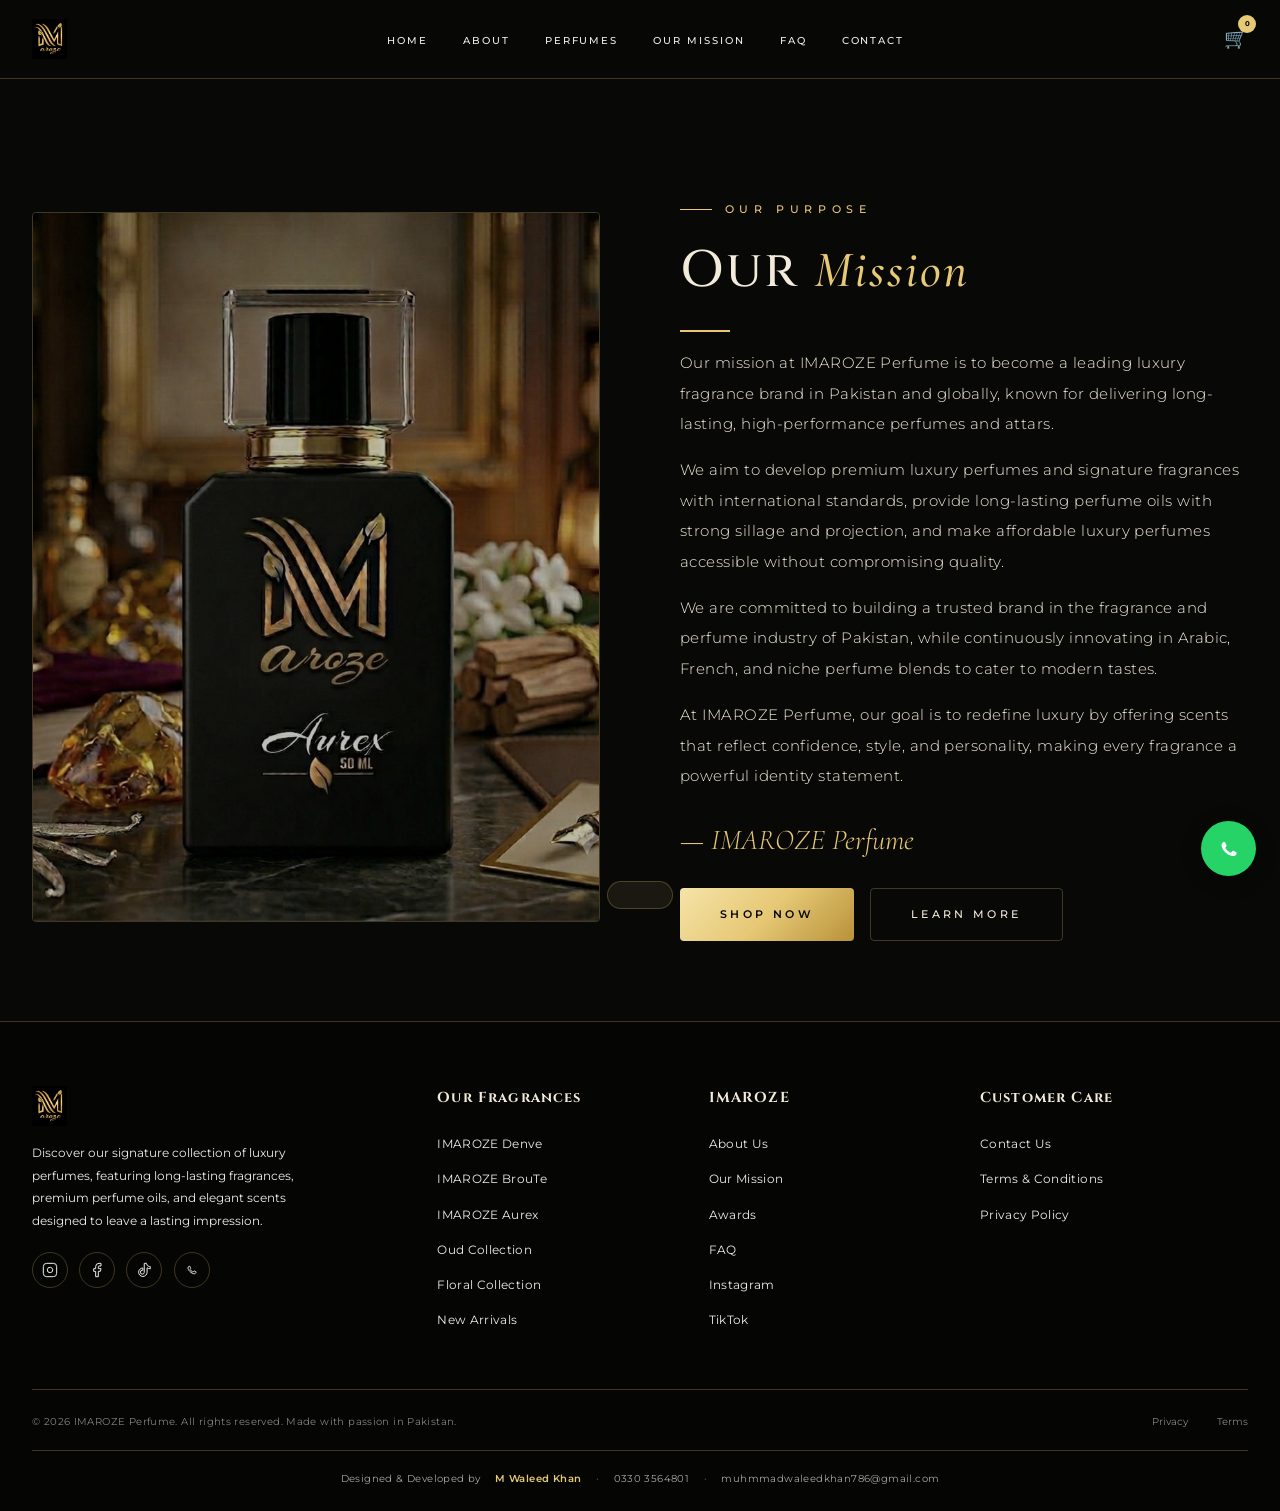
<file: mission.html>
<!DOCTYPE html>
<html lang="en">
<head>
<meta charset="UTF-8">
<meta name="viewport" content="width=device-width, initial-scale=1.0">
<meta name="description" content="IMAROZE Perfume — Our mission is to become a leading luxury fragrance brand in Pakistan and globally, delivering long-lasting, high-performance perfumes.">
<title>IMAROZE | Our Mission — Luxury Perfumes Pakistan</title>
<link rel="stylesheet" href="style.css">
<style>
/* ========== LIGHT GOLDEN THEME OVERRIDE ========== */
:root {
  --gold: #E6C875;
  --gold-line: rgba(230,200,117,0.25);
  --gold-hi: #F5E3A8;
  --gold-lo: #B8923A;
  --cream-dim: #EDEDED;
}

/* ========== MISSION PAGE STYLES ========== */
#mission-page {
  padding: 10rem 0 5rem 0;
  background: var(--black);
  min-height: 70vh;
}

.mission-grid {
  display: grid;
  grid-template-columns: 1fr 1fr;
  gap: 5rem;
  align-items: center;
  margin-top: 2rem;
}

@media (max-width: 992px) {
  .mission-grid {
    grid-template-columns: 1fr;
    gap: 3rem;
  }
}

/* ========== MISSION IMAGE ========== */
.mission-image {
  position: relative;
  aspect-ratio: 4/5;
  border: 1px solid var(--gold-line);
  border-radius: 4px;
  overflow: hidden;
}

.mission-image img {
  width: 100%;
  height: 100%;
  object-fit: cover;
  filter: brightness(0.75) saturate(0.8);
  transition: transform 0.7s ease;
}

.mission-image:hover img {
  transform: scale(1.03);
}

.mission-image .image-badge {
  position: absolute;
  bottom: -1.2rem;
  right: -1.2rem;
  background: var(--gold);
  color: #080807;
  font-family: var(--fd);
  font-size: 0.9rem;
  font-weight: 600;
  padding: 0.8rem 1.5rem;
  border-radius: 4px;
  letter-spacing: 0.05em;
}

/* ========== MISSION CONTENT (ENHANCED FONTS) ========== */
.mission-content .eyebrow {
  font-family: var(--fu);
  font-size: 0.7rem;  /* Pehle 0.55rem */
  font-weight: 500;
  letter-spacing: 0.5em;
  text-transform: uppercase;
  color: var(--gold);
  display: inline-flex;
  align-items: center;
  gap: 0.8rem;
}

.mission-content .eyebrow::before {
  content: '';
  width: 32px;
  height: 1px;
  background: var(--gold);
}

.mission-content h2 {
  font-family: var(--fd);
  font-size: clamp(2.2rem, 4vw, 3.2rem);  /* Pehle 1.8rem - 2.8rem */
  font-weight: 500;
  margin: 0.5rem 0 1rem;
  color: var(--cream);
  letter-spacing: 0.04em;
}

.mission-content h2 span {
  color: var(--gold);
  font-style: italic;
  font-family: var(--fb);
}

.mission-content .rule {
  width: 50px;
  height: 2px;  /* Pehle 1px */
  background: var(--gold);
  margin: 1rem 0;
}

.mission-content p {
  font-family: var(--fu);
  font-size: 0.95rem;  /* Pehle 0.85rem */
  color: var(--cream);
  line-height: 2;  /* Pehle 1.9 */
  margin-bottom: 1rem;
  letter-spacing: 0.03em;
  font-weight: 300;
  -webkit-font-smoothing: antialiased;
  text-rendering: optimizeLegibility;
}

.mission-content .signature {
  font-family: var(--fb);
  font-size: 1.8rem;  /* Pehle 1.5rem */
  font-style: italic;
  color: var(--gold);
  margin: 1.5rem 0 0.5rem;
  font-weight: 300;
}

.mission-cta {
  display: flex;
  gap: 1rem;
  flex-wrap: wrap;
  margin-top: 1.5rem;
}

.mission-cta .btn-gold {
  display: inline-flex;
  align-items: center;
  gap: 0.6rem;
  font-family: var(--fu);
  font-size: 0.7rem;  /* Pehle 0.6rem */
  font-weight: 600;
  letter-spacing: 0.3em;
  text-transform: uppercase;
  color: #080807;
  background: linear-gradient(135deg, #F5E3A8, #E6C875, #B8923A);
  padding: 1rem 2.5rem;
  border: none;
  cursor: pointer;
  transition: all 0.4s ease;
  text-decoration: none;
  border-radius: 4px;
}

.mission-cta .btn-gold:hover {
  transform: translateY(-3px);
  box-shadow: 0 12px 40px rgba(184,146,58,0.4);
}

.mission-cta .btn-ghost {
  display: inline-flex;
  align-items: center;
  gap: 0.6rem;
  font-family: var(--fu);
  font-size: 0.7rem;  /* Pehle 0.6rem */
  font-weight: 500;
  letter-spacing: 0.3em;
  text-transform: uppercase;
  color: var(--cream);
  background: transparent;
  border: 1px solid var(--gold-line);
  padding: 1rem 2.5rem;
  cursor: pointer;
  transition: all 0.4s ease;
  text-decoration: none;
  border-radius: 4px;
}

.mission-cta .btn-ghost:hover {
  border-color: var(--gold);
  color: var(--gold);
  background: rgba(230,200,117,0.1);
}

/* ========== RESPONSIVE ========== */
@media (max-width: 768px) {
  #mission-page {
    padding: 8rem 0 3rem 0;
  }
  
  .mission-content h2 {
    font-size: clamp(1.8rem, 3.5vw, 2.4rem);
  }
  
  .mission-content p {
    font-size: 0.85rem;
  }
  
  .mission-content .eyebrow {
    font-size: 0.6rem;
  }
  
  .mission-image .image-badge {
    bottom: -0.8rem;
    right: -0.8rem;
    font-size: 0.7rem;
    padding: 0.5rem 1rem;
  }
}

@media (max-width: 480px) {
  .mission-cta {
    flex-direction: column;
    align-items: stretch;
  }
  
  .mission-cta .btn-gold,
  .mission-cta .btn-ghost {
    text-align: center;
    justify-content: center;
    padding: 0.9rem 1.5rem;
    font-size: 0.6rem;
  }
  
  .mission-content h2 {
    font-size: 1.6rem;
  }
  
  .mission-content p {
    font-size: 0.8rem;
  }
  
  .mission-content .signature {
    font-size: 1.4rem;
  }
}

/* ============================================================
   NAVBAR
============================================================ */
#navbar {
  position: fixed;
  top: 0;
  left: 0;
  right: 0;
  z-index: 500;
  padding: 1.2rem 0;
  transition: all 0.4s;
  background: rgba(8,8,7,0.96);
  backdrop-filter: blur(24px);
  border-bottom: 1px solid var(--gold-line);
}

#navbar.scrolled {
  background: rgba(8,8,7,0.98);
}

.nav-inner {
  display: flex;
  align-items: center;
  justify-content: space-between;
}

.nav-logo img {
  height: 40px;
  width: auto;
}

.nav-links {
  display: flex;
  gap: 2.2rem;
  list-style: none;
}

.nav-links a {
  font-family: var(--fu);
  font-size: 0.6rem;  /* Pehle 0.55rem - bara */
  font-weight: 500;
  letter-spacing: 0.2em;
  text-transform: uppercase;
  color: var(--cream-dim);
  transition: color 0.3s;
  position: relative;
  text-decoration: none;
}

.nav-links a::after {
  content: '';
  position: absolute;
  bottom: -2px;
  left: 0;
  right: 0;
  height: 1px;
  background: var(--gold);
  transform: scaleX(0);
  transition: transform 0.35s;
}

.nav-links a:hover,
.nav-links a.active {
  color: var(--gold);
}

.nav-links a:hover::after,
.nav-links a.active::after {
  transform: scaleX(1);
}

.nav-actions {
  display: flex;
  gap: 1rem;
  align-items: center;
}

.nav-btn {
  color: var(--cream-dim);
  font-size: 1.2rem;  /* Pehle 1.1rem - bara */
  background: none;
  border: none;
  cursor: pointer;
  position: relative;
  transition: color 0.3s;
  text-decoration: none;
}

.nav-btn:hover {
  color: var(--gold);
}

.cart-badge {
  position: absolute;
  top: -8px;
  right: -8px;
  background: var(--gold);
  color: #080807;
  font-family: var(--fu);
  font-size: 0.45rem;  /* Pehle 0.4rem - bara */
  font-weight: 700;
  width: 18px;  /* Pehle 16px - bara */
  height: 18px;
  border-radius: 50%;
  display: flex;
  align-items: center;
  justify-content: center;
}

.hamburger {
  display: none;
  flex-direction: column;
  gap: 4px;
  background: none;
  border: none;
  cursor: pointer;
  padding: 4px;
}

.hamburger span {
  display: block;
  width: 24px;
  height: 2px;  /* Pehle 1.5px - bara */
  background: var(--gold);
  transition: all 0.3s;
}

@media (max-width: 900px) {
  .nav-links {
    display: none;
  }
  .hamburger {
    display: flex;
  }
}

/* Mobile Menu */
.mobile-menu {
  position: fixed;
  inset: 0;
  background: rgba(8,8,7,0.98);
  backdrop-filter: blur(30px);
  z-index: 499;
  display: flex;
  flex-direction: column;
  align-items: center;
  justify-content: center;
  gap: 2rem;
  transform: translateX(100%);
  transition: transform 0.5s;
}

.mobile-menu.open {
  transform: translateX(0);
}

.mobile-menu a {
  font-family: var(--fd);
  font-size: 1.5rem;  /* Pehle 1.3rem - bara */
  color: var(--cream);
  transition: color 0.3s;
  letter-spacing: 0.08em;
  text-decoration: none;
}

.mobile-menu a:hover {
  color: var(--gold);
}

.mobile-menu .social-links {
  display: flex;
  gap: 1rem;
  margin-top: 1.5rem;
  flex-wrap: wrap;
  justify-content: center;
}

.mobile-menu .social-links a {
  font-family: var(--fu);
  font-size: 0.55rem;  /* Pehle 0.5rem - bara */
  letter-spacing: 0.2em;
  text-transform: uppercase;
  color: var(--gold);
  border: 1px solid var(--gold-line);
  padding: 0.6rem 1.2rem;
  transition: all 0.3s;
  text-decoration: none;
}

.mobile-menu .social-links a:hover {
  background: rgba(230,200,117,0.1);
}

/* ============================================================
   TOAST
============================================================ */
.toast {
  position: fixed;
  bottom: 1.5rem;
  left: 50%;
  transform: translateX(-50%) translateY(120%);
  z-index: 900;
  background: var(--black3);
  border: 1px solid var(--gold-line);
  padding: 0.8rem 2rem;
  font-family: var(--fu);
  font-size: 0.7rem;  /* Pehle 0.68rem - bara */
  letter-spacing: 0.1em;
  color: var(--gold);
  white-space: nowrap;
  transition: transform 0.4s ease;
  border-radius: 30px;
}

.toast.show {
  transform: translateX(-50%) translateY(0);
}

/* ============================================================
   WHATSAPP
============================================================ */
.whatsapp-float {
  position: fixed;
  bottom: 24px;
  right: 24px;
  width: 55px;  /* Pehle 52px - bara */
  height: 55px;
  background: #25D366;
  border-radius: 50%;
  display: flex;
  align-items: center;
  justify-content: center;
  z-index: 400;
  box-shadow: 0 4px 20px rgba(0,0,0,0.3);
  transition: transform 0.3s;
}

.whatsapp-float:hover {
  transform: scale(1.06);
}

.whatsapp-float svg {
  width: 30px;  /* Pehle 28px - bara */
  height: 30px;
  fill: white;
}

/* ============================================================
   PRELOADER
============================================================ */
#preloader {
  position: fixed;
  inset: 0;
  background: #080807;
  z-index: 9999;
  display: flex;
  flex-direction: column;
  align-items: center;
  justify-content: center;
  gap: 1.5rem;
  transition: opacity 0.6s;
}

#preloader.hide {
  opacity: 0;
  pointer-events: none;
}

#preloader .logo {
  font-family: 'Cinzel', serif;
  font-size: 2rem;  /* Pehle 1.8rem - bara */
  letter-spacing: 0.5em;
  color: #E6C875;
}

#preloader .bar {
  width: 160px;  /* Pehle 140px - bara */
  height: 2px;  /* Pehle 1px - bara */
  background: var(--black3);
  position: relative;
  overflow: hidden;
}

#preloader .bar::after {
  content: '';
  position: absolute;
  top: 0;
  left: -100%;
  width: 100%;
  height: 100%;
  background: linear-gradient(90deg, transparent, #E6C875, transparent);
  animation: sweep 1.8s ease-in-out infinite;
}

@keyframes sweep {
  to {
    left: 100%;
  }
}

/* ============================================================
   FOOTER
============================================================ */
footer {
  background: #050504;
  border-top: 1px solid var(--gold-line);
  padding: 4rem 0 1.5rem;
  margin-top: 0;
}

.footer-grid {
  display: grid;
  grid-template-columns: 1.6fr 1fr 1fr 1.2fr;
  gap: 3rem;
  margin-bottom: 3rem;
}

@media (max-width: 992px) {
  .footer-grid {
    grid-template-columns: 1fr 1fr;
  }
}

@media (max-width: 600px) {
  .footer-grid {
    grid-template-columns: 1fr;
    gap: 2rem;
  }
}

.footer-brand .logo img {
  height: 40px;  /* Pehle 38px - bara */
  width: auto;
  margin-bottom: 1rem;
}

.footer-brand p {
  font-family: var(--fu);
  font-size: 0.78rem;  /* Pehle 0.72rem - bara */
  color: var(--cream-dim);
  line-height: 1.8;
  max-width: 280px;
  margin-bottom: 1.2rem;
}

.footer-socials {
  display: flex;
  gap: 0.7rem;
  flex-wrap: wrap;
}

.footer-socials a {
  width: 36px;  /* Pehle 34px - bara */
  height: 36px;
  border: 1px solid var(--gold-line);
  border-radius: 50%;
  display: flex;
  align-items: center;
  justify-content: center;
  color: var(--cream-dim);
  transition: all 0.3s;
  text-decoration: none;
  font-size: 1rem;
}

.footer-socials a:hover {
  border-color: var(--gold);
  color: var(--gold);
  background: rgba(230,200,117,0.1);
}

.footer-col h4 {
  font-family: var(--fd);
  font-size: 0.9rem;  /* Pehle 0.85rem - bara */
  color: var(--cream);
  margin-bottom: 1.2rem;
  letter-spacing: 0.08em;
}

.footer-col ul {
  list-style: none;
}

.footer-col ul li {
  margin-bottom: 0.5rem;
}

.footer-col ul a {
  font-family: var(--fu);
  font-size: 0.72rem;  /* Pehle 0.68rem - bara */
  color: var(--cream-dim);
  transition: color 0.3s;
  letter-spacing: 0.03em;
  text-decoration: none;
}

.footer-col ul a:hover {
  color: var(--gold);
}

.footer-bottom {
  border-top: 1px solid var(--gold-line);
  padding-top: 1.5rem;
  display: flex;
  align-items: center;
  justify-content: space-between;
  flex-wrap: wrap;
  gap: 1rem;
}

.footer-bottom p {
  font-family: var(--fu);
  font-size: 0.6rem;  /* Pehle 0.55rem - bara */
  color: rgba(255,255,255,0.5);
  letter-spacing: 0.04em;
}

.footer-bottom-links {
  display: flex;
  gap: 1.8rem;
}

.footer-bottom-links a {
  font-family: var(--fu);
  font-size: 0.6rem;  /* Pehle 0.55rem - bara */
  color: rgba(255,255,255,0.5);
  transition: color 0.3s;
  text-decoration: none;
}

.footer-bottom-links a:hover {
  color: var(--gold);
}

@media (max-width: 768px) {
  .footer-bottom {
    flex-direction: column;
    text-align: center;
  }
  .footer-bottom-links {
    gap: 1.2rem;
  }
}

/* ========== DEVELOPER CREDIT ========== */
.footer-credit {
  border-top: 1px solid var(--gold-line);
  margin-top: 1.2rem;
  padding-top: 1.2rem;
  text-align: center;
}

.footer-credit p {
  font-family: var(--fu);
  font-size: 0.62rem;
  letter-spacing: 0.04em;
  color: rgba(255,255,255,0.65);
  display: flex;
  align-items: center;
  justify-content: center;
  flex-wrap: wrap;
  gap: 0.5rem 0.9rem;
}

.footer-credit .dev-name {
  color: var(--gold);
  font-weight: 600;
}

.footer-credit .dot {
  color: rgba(255,255,255,0.25);
}

.footer-credit a {
  color: rgba(255,255,255,0.65);
  text-decoration: none;
  transition: color 0.3s;
}

.footer-credit a:hover {
  color: var(--gold);
}

@media (max-width: 600px) {
  .footer-credit p {
    flex-direction: column;
    gap: 0.4rem;
  }
  .footer-credit .dot {
    display: none;
  }
}
</style>
</head>
<body>

<!-- ========== PRELOADER ========== -->
<div id="preloader">
  <div class="logo">IMAROZE</div>
  <div class="bar"></div>
</div>

<!-- ========== TOAST ========== -->
<div class="toast" id="toast"></div>

<!-- ========== WHATSAPP ========== -->
<a href="https://wa.me/923001234567" class="whatsapp-float" target="_blank" rel="noopener">
  <svg viewBox="0 0 24 24"><path d="M17.472 14.382c-.297-.149-1.758-.867-2.03-.967-.273-.099-.471-.148-.67.15-.197.297-.767.966-.94 1.164-.173.199-.347.223-.644.075-.297-.15-1.255-.463-2.39-1.475-.883-.788-1.48-1.761-1.653-2.059-.173-.297-.018-.458.13-.606.134-.133.298-.347.446-.52.149-.174.198-.298.298-.497.099-.198.05-.371-.025-.52-.075-.149-.669-1.612-.916-2.207-.242-.579-.487-.5-.669-.51-.173-.008-.371-.01-.57-.01-.198 0-.52.074-.792.372-.272.297-1.04 1.016-1.04 2.479 0 1.462 1.065 2.875 1.213 3.074.149.198 2.096 3.2 5.077 4.487.709.306 1.262.489 1.694.625.712.227 1.36.195 1.871.118.571-.085 1.758-.719 2.006-1.413.248-.694.248-1.289.173-1.413-.074-.124-.272-.198-.57-.347z"/></svg>
</a>

<!-- ========== HEADER / NAVBAR ========== -->
<nav id="navbar">
  <div class="container">
    <div class="nav-inner">
      <a href="index.html" class="nav-logo">
        <img src="logo.png" alt="IMAROZE">
      </a>
      <ul class="nav-links">
        <li><a href="index.html">Home</a></li>
        <li><a href="about.html">About</a></li>
        <li><a href="products.html">Perfumes</a></li>
        <li><a href="mission.html">Our Mission</a></li>
        <li><a href="faq.html">FAQ</a></li>
        <li><a href="contact.html">Contact</a></li>
      </ul>
      <div class="nav-actions">
        <a href="cart.html" class="nav-btn" style="position:relative">
          🛒
          <span class="cart-badge" id="cartBadge">0</span>
        </a>
        <button class="hamburger" onclick="toggleMob()">
          <span></span><span></span><span></span>
        </button>
      </div>
    </div>
  </div>
</nav>

<!-- ========== MOBILE MENU ========== -->
<div class="mobile-menu" id="mobileMenu">
  <a href="index.html" onclick="closeMob()">Home</a>
    <a href="about.html" onclick="closeMob()">About</a>
  <a href="products.html" onclick="closeMob()">Perfumes</a>
  <a href="mission.html" onclick="closeMob()">Our Mission</a>
  <a href="faq.html" onclick="closeMob()">FAQ</a>
  <a href="contact.html" onclick="closeMob()">Contact</a>
  <div class="social-links">
    <a href="https://www.instagram.com/imaroze.official" target="_blank">Instagram</a>
    <a href="https://www.tiktok.com/@imaroze.official" target="_blank">TikTok</a>
    <a href="https://www.facebook.com/share/175FcaNHRu" target="_blank">Facebook</a>
  </div>
</div>

<!-- ========== MISSION PAGE ========== -->
<section id="mission-page">
  <div class="container">
    <div class="mission-grid">
      <!-- Mission Image -->
      <div class="mission-image">
        <img src="AUREX.png" alt="IMAROZE Mission">
      </div>
      
      <!-- Mission Content -->
      <div class="mission-content">
        <div class="eyebrow">Our Purpose</div>
        <h2>Our <span>Mission</span></h2>
        <div class="rule"></div>
        
        <p>Our mission at IMAROZE Perfume is to become a leading luxury fragrance brand in Pakistan and globally, known for delivering long-lasting, high-performance perfumes and attars.</p>
        
        <p>We aim to develop premium luxury perfumes and signature fragrances with international standards, provide long-lasting perfume oils with strong sillage and projection, and make affordable luxury perfumes accessible without compromising quality.</p>
        
        <p>We are committed to building a trusted brand in the fragrance and perfume industry of Pakistan, while continuously innovating in Arabic, French, and niche perfume blends to cater to modern tastes.</p>
        
        <p>At IMAROZE Perfume, our goal is to redefine luxury by offering scents that reflect confidence, style, and personality, making every fragrance a powerful identity statement.</p>
        
        <div class="signature">— IMAROZE Perfume</div>
        
        <div class="mission-cta">
          <a href="products.html" class="btn-gold">Shop Now</a>
          <a href="about.html" class="btn-ghost">Learn More</a>
        </div>
      </div>
    </div>
  </div>
</section>

<footer>
  <div class="container">
    <div class="footer-grid">
      <div class="footer-brand">
        <a href="index.html" class="logo"><img src="logo.png" alt="IMAROZE"></a>
        <p>Discover our signature collection of luxury perfumes, featuring long-lasting fragrances, premium perfume oils, and elegant scents designed to leave a lasting impression.</p>
        <div class="footer-socials">
          <a href="https://www.instagram.com/imaroze.official" target="_blank"><svg viewBox="0 0 24 24"><rect x="2" y="2" width="20" height="20" rx="5"/><path d="M16 11.37A4 4 0 1112.63 8 4 4 0 0116 11.37z"/><line x1="17.5" y1="6.5" x2="17.51" y2="6.5"/></svg></a>
          <a href="https://www.facebook.com/share/175FcaNHRu" target="_blank"><svg viewBox="0 0 24 24"><path d="M18 2h-3a5 5 0 00-5 5v3H7v4h3v8h4v-8h3l1-4h-4V7a1 1 0 011-1h3z"/></svg></a>
          <a href="https://www.tiktok.com/@imaroze.official" target="_blank"><svg viewBox="0 0 24 24"><path d="M19.59 6.69a4.83 4.83 0 01-3.77-4.25V2h-3.45v13.67a2.89 2.89 0 01-2.88 2.5 2.89 2.89 0 01-2.89-2.89 2.89 2.89 0 012.89-2.89c.28 0 .54.04.79.1V9.01a6.34 6.34 0 106.33 6.34V8.69a8.18 8.18 0 004.78 1.52V6.75a4.85 4.85 0 01-1.01-.06z"/></svg></a>
          <a href="https://wa.me/923001234567" target="_blank"><svg viewBox="0 0 24 24"><path d="M17.472 14.382c-.297-.149-1.758-.867-2.03-.967-.273-.099-.471-.148-.67.15-.197.297-.767.966-.94 1.164-.173.199-.347.223-.644.075-.297-.15-1.255-.463-2.39-1.475-.883-.788-1.48-1.761-1.653-2.059-.173-.297-.018-.458.13-.606.134-.133.298-.347.446-.52.149-.174.198-.298.298-.497.099-.198.05-.371-.025-.52-.075-.149-.669-1.612-.916-2.207-.242-.579-.487-.5-.669-.51-.173-.008-.371-.01-.57-.01-.198 0-.52.074-.792.372-.272.297-1.04 1.016-1.04 2.479 0 1.462 1.065 2.875 1.213 3.074.149.198 2.096 3.2 5.077 4.487.709.306 1.262.489 1.694.625.712.227 1.36.195 1.871.118.571-.085 1.758-.719 2.006-1.413.248-.694.248-1.289.173-1.413-.074-.124-.272-.198-.57-.347z"/></svg></a>
        </div>
      </div>
      <div class="footer-col">
        <h4>Our Fragrances</h4>
        <ul>
          <li><a href="products.html">IMAROZE Denve</a></li>
          <li><a href="products.html">IMAROZE BrouTe</a></li>
          <li><a href="products.html">IMAROZE Aurex</a></li>
          <li><a href="products.html">Oud Collection</a></li>
          <li><a href="products.html">Floral Collection</a></li>
          <li><a href="products.html">New Arrivals</a></li>
        </ul>
      </div>
      <div class="footer-col">
        <h4>IMAROZE</h4>
        <ul>
          <li><a href="about.html">About Us</a></li>
          <li><a href="about.html#mission">Our Mission</a></li>
          <li><a href="about.html#awards">Awards</a></li>
          <li><a href="faq.html">FAQ</a></li>
          <li><a href="https://www.instagram.com/imaroze.official" target="_blank">Instagram</a></li>
          <li><a href="https://www.tiktok.com/@imaroze.official" target="_blank">TikTok</a></li>
        </ul>
      </div>
      <div class="footer-col">
        <h4>Customer Care</h4>
        <ul>
          <li><a href="contact.html">Contact Us</a></li>
          <li><a href="terms.html">Terms &amp; Conditions</a></li>
          <li><a href="privacy.html">Privacy Policy</a></li>
        </ul>
      </div>
    </div>
    <div class="footer-bottom">
      <p>© 2026 IMAROZE Perfume. All rights reserved. Made with passion in Pakistan.</p>
      <div class="footer-bottom-links">
        <a href="privacy.html">Privacy</a>
        <a href="terms.html">Terms</a>
      </div>
    </div>
    <div class="footer-credit">
      <p>
        Designed &amp; Developed by <span class="dev-name">M Waleed Khan</span>
        <span class="dot">•</span>
        <a href="tel:+923303564801">0330 3564801</a>
        <span class="dot">•</span>
        <a href="mailto:muhmmadwaleedkhan786@gmail.com">muhmmadwaleedkhan786@gmail.com</a>
      </p>
    </div>
  </div>
</footer>

<!-- ========== SCRIPTS ========== -->
<script>
// ========== PRELOADER ==========
window.addEventListener('load', function() {
  setTimeout(() => {
    document.getElementById('preloader').classList.add('hide');
    setTimeout(() => document.getElementById('preloader').style.display = 'none', 600);
  }, 1000);
});

// ========== NAVBAR ==========
window.addEventListener('scroll', function() {
  document.getElementById('navbar').classList.toggle('scrolled', window.scrollY > 70);
});

// ========== MOBILE MENU ==========
function toggleMob() {
  const menu = document.getElementById('mobileMenu');
  menu.classList.toggle('open');
  const spans = document.querySelectorAll('.hamburger span');
  if (menu.classList.contains('open')) {
    spans[0].style.transform = 'rotate(45deg) translate(4px,4px)';
    spans[1].style.opacity = '0';
    spans[2].style.transform = 'rotate(-45deg) translate(4px,-4px)';
  } else {
    spans.forEach(s => { s.style.transform = ''; s.style.opacity = ''; });
  }
}

function closeMob() {
  document.getElementById('mobileMenu').classList.remove('open');
  document.querySelectorAll('.hamburger span').forEach(s => { s.style.transform = ''; s.style.opacity = ''; });
}

// ========== CART ==========
function updateCartBadge() {
  const cart = JSON.parse(localStorage.getItem('imaroze_cart') || '[]');
  const badges = document.querySelectorAll('.cart-badge');
  badges.forEach(badge => {
    badge.textContent = cart.length;
  });
}

// ========== INIT ==========
updateCartBadge();
</script>
</body>
</html>
</file>
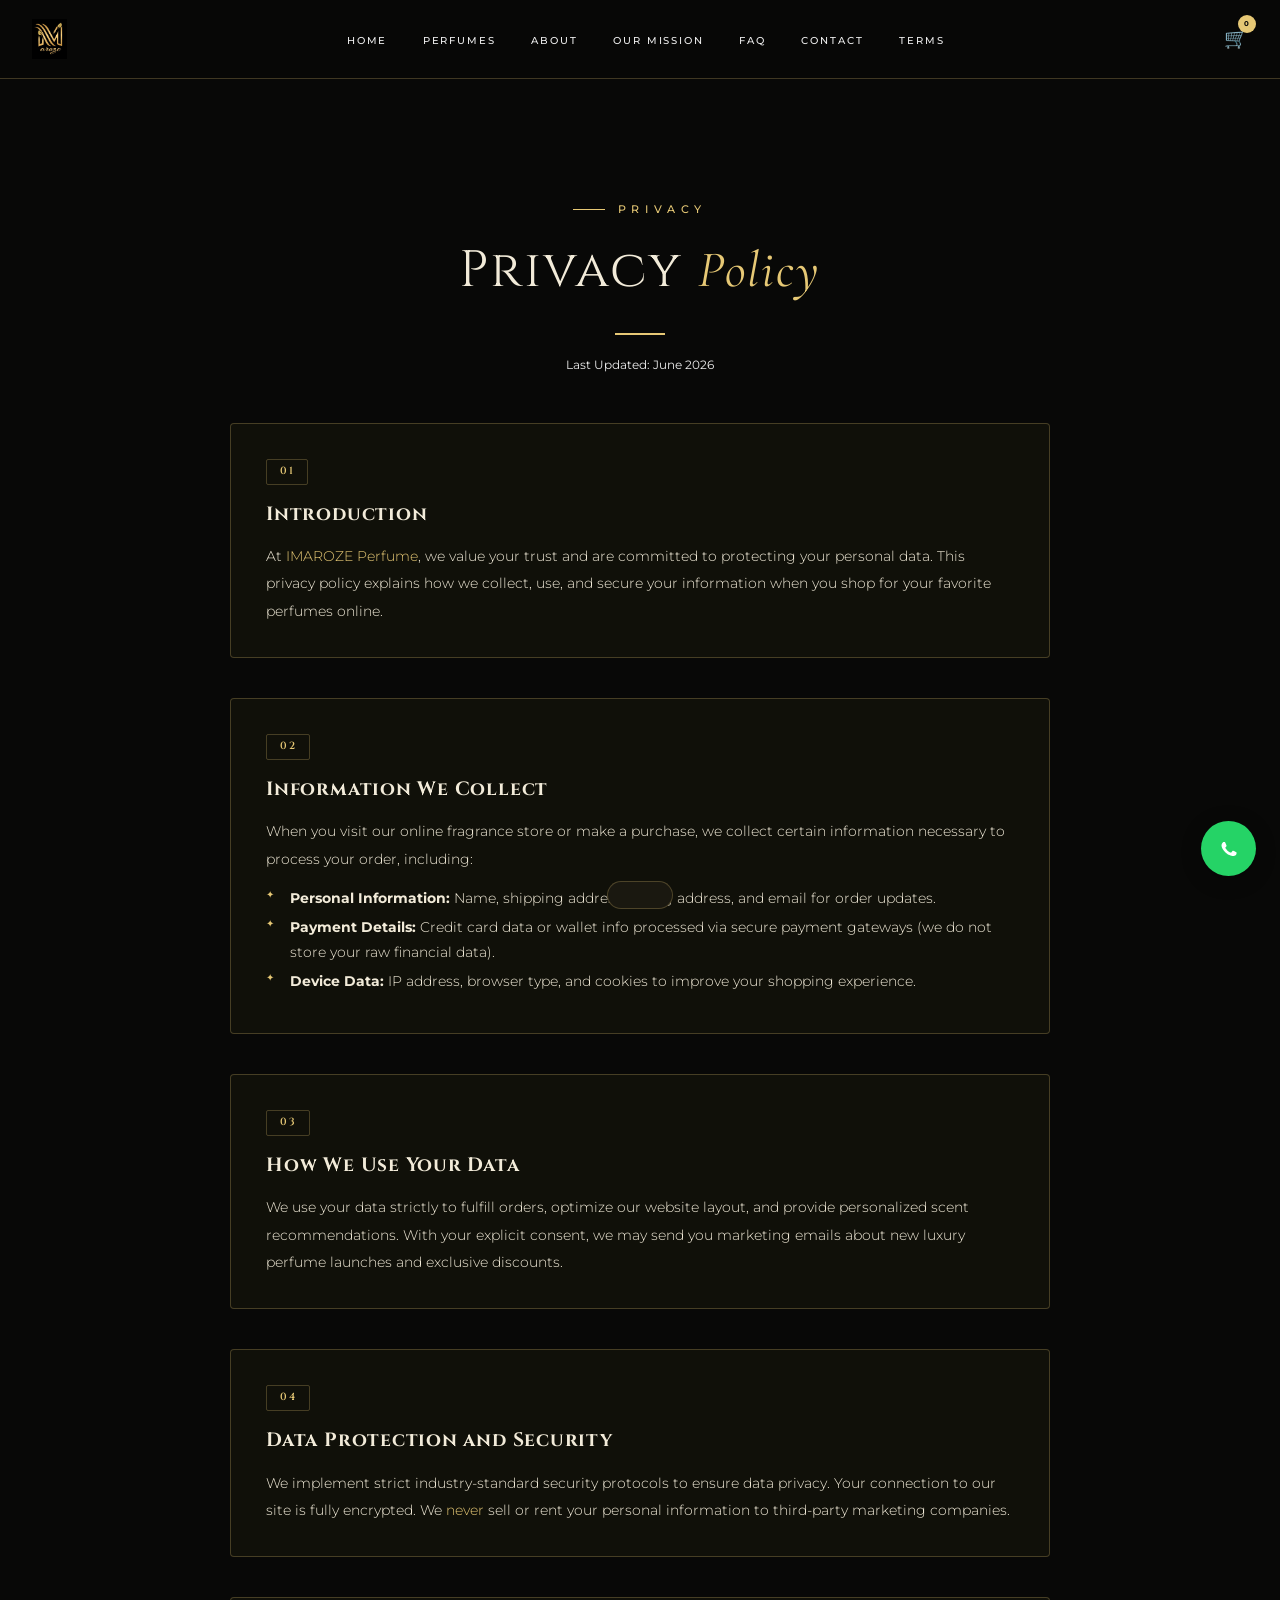
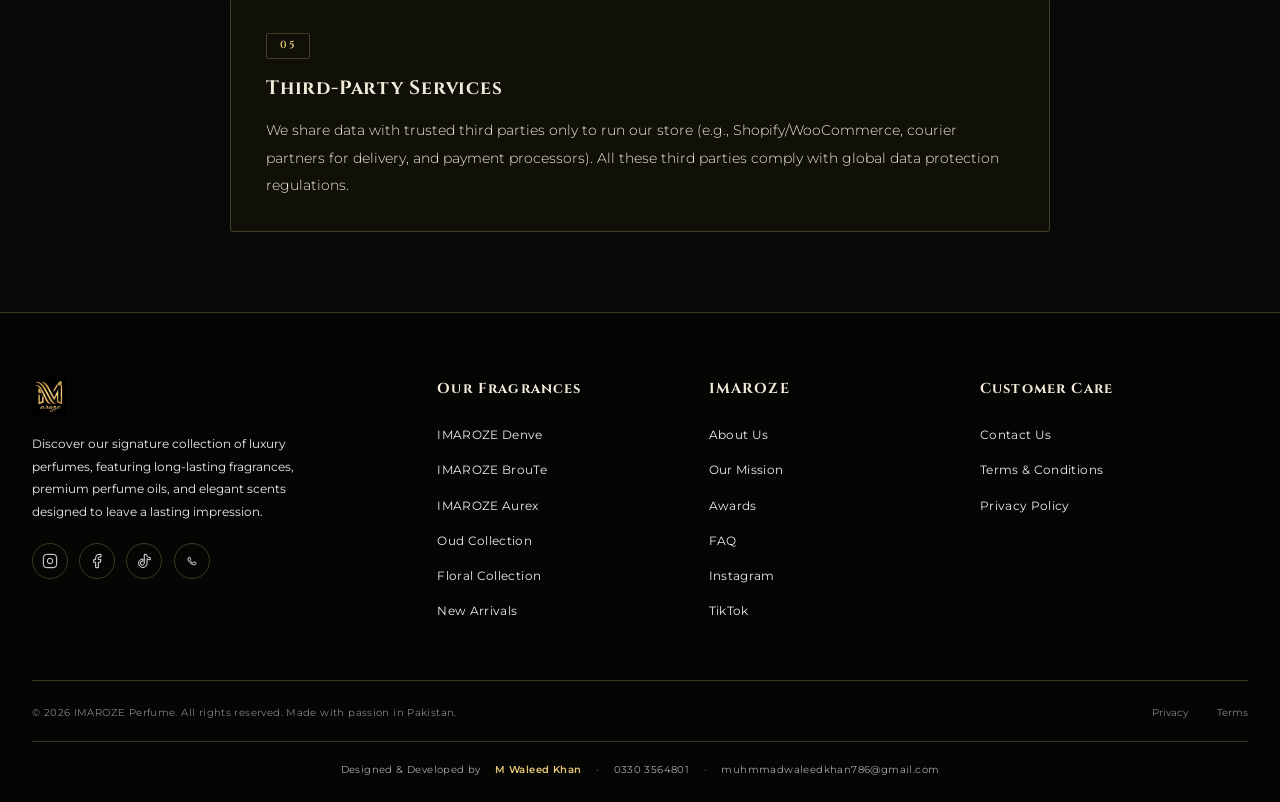
<file: privacy.html>
<!DOCTYPE html>
<html lang="en">
<head>
<meta charset="UTF-8">
<meta name="viewport" content="width=device-width, initial-scale=1.0">
<meta name="description" content="IMAROZE Perfume — Privacy Policy. Learn how we collect, use, and protect your personal data when you shop for luxury fragrances.">
<title>IMAROZE | Privacy Policy</title>
<link rel="stylesheet" href="style.css">
<style>
/* ========== LIGHT GOLDEN THEME OVERRIDE ========== */
:root {
  --gold: #E6C875;
  --gold-line: rgba(230,200,117,0.25);
  --gold-hi: #F5E3A8;
  --gold-lo: #B8923A;
  --cream-dim: #EDEDED;
}

/* ========== PRIVACY PAGE STYLES ========== */
#privacy-page {
  padding: 10rem 0 5rem 0;
  background: var(--black);
  min-height: 70vh;
}

.privacy-container {
  max-width: 820px;
  margin: 0 auto;
}

.privacy-container .section-head {
  text-align: center;
  margin-bottom: 3rem;
}

.privacy-container .section-head .eyebrow {
  font-family: var(--fu);
  font-size: 0.7rem;
  font-weight: 500;
  letter-spacing: 0.5em;
  text-transform: uppercase;
  color: var(--gold);
  display: inline-flex;
  align-items: center;
  gap: 0.8rem;
}

.privacy-container .section-head .eyebrow::before {
  content: '';
  width: 32px;
  height: 1px;
  background: var(--gold);
}

.privacy-container .section-head h2 {
  font-family: var(--fd);
  font-size: clamp(2.2rem, 4vw, 3.2rem);
  font-weight: 400;
  margin: 0.5rem 0 1rem;
  color: var(--cream);
  letter-spacing: 0.04em;
}

.privacy-container .section-head h2 span {
  color: var(--gold);
  font-style: italic;
  font-family: var(--fb);
}

.privacy-container .section-head .rule {
  width: 50px;
  height: 2px;
  background: var(--gold);
  margin: 1.2rem auto;
}

.privacy-container .section-head .last-updated {
  font-family: var(--fu);
  font-size: 0.75rem;
  color: var(--cream-dim);
  margin-top: 0.5rem;
}

/* ========== PRIVACY CONTENT ========== */
.privacy-content {
  display: flex;
  flex-direction: column;
  gap: 2.5rem;
}

.privacy-block {
  border: 1px solid var(--gold-line);
  background: var(--black2);
  padding: 2rem 2.2rem;
  border-radius: 4px;
  transition: all 0.3s;
}

.privacy-block:hover {
  border-color: rgba(230,200,117,0.55);
}

.privacy-block .privacy-number {
  display: inline-block;
  font-family: var(--fd);
  font-size: 0.65rem;
  font-weight: 600;
  color: var(--gold);
  letter-spacing: 0.15em;
  border: 1px solid var(--gold-line);
  padding: 0.2rem 0.8rem;
  border-radius: 2px;
  margin-bottom: 0.8rem;
}

.privacy-block h3 {
  font-family: var(--fd);
  font-size: 1.2rem;
  color: var(--cream);
  margin-bottom: 0.8rem;
  letter-spacing: 0.04em;
}

.privacy-block p {
  font-family: var(--fu);
  font-size: 0.9rem;
  color: var(--cream);
  line-height: 1.9;
  margin-bottom: 0.8rem;
  font-weight: 300;
}

.privacy-block p:last-child {
  margin-bottom: 0;
}

.privacy-block .highlight {
  color: var(--gold);
}

.privacy-block ul {
  list-style: none;
  padding: 0;
  margin: 0.5rem 0;
}

.privacy-block ul li {
  font-family: var(--fu);
  font-size: 0.85rem;
  color: var(--cream);
  line-height: 1.8;
  padding-left: 1.5rem;
  position: relative;
  margin-bottom: 0.3rem;
  font-weight: 300;
}

.privacy-block ul li::before {
  content: '✦';
  color: var(--gold);
  position: absolute;
  left: 0;
  font-size: 0.6rem;
}

/* ========== RESPONSIVE ========== */
@media (max-width: 768px) {
  #privacy-page {
    padding: 8rem 0 3rem 0;
  }
  
  .privacy-block {
    padding: 1.5rem;
  }
  
  .privacy-block h3 {
    font-size: 1rem;
  }
  
  .privacy-block p {
    font-size: 0.8rem;
  }
  
  .privacy-block ul li {
    font-size: 0.78rem;
  }
  
  .privacy-container .section-head h2 {
    font-size: clamp(1.8rem, 3.5vw, 2.4rem);
  }
}

@media (max-width: 480px) {
  .privacy-block {
    padding: 1rem;
  }
  
  .privacy-block h3 {
    font-size: 0.9rem;
  }
  
  .privacy-block p {
    font-size: 0.75rem;
  }
  
  .privacy-block ul li {
    font-size: 0.72rem;
  }
  
  .privacy-container .section-head h2 {
    font-size: 1.6rem;
  }
}

/* ============================================================
   NAVBAR (SAME AS OTHER PAGES)
============================================================ */
#navbar {
  position: fixed;
  top: 0;
  left: 0;
  right: 0;
  z-index: 500;
  padding: 1.2rem 0;
  transition: all 0.4s;
  background: rgba(8,8,7,0.96);
  backdrop-filter: blur(24px);
  border-bottom: 1px solid var(--gold-line);
}

#navbar.scrolled {
  background: rgba(8,8,7,0.98);
}

.nav-inner {
  display: flex;
  align-items: center;
  justify-content: space-between;
}

.nav-logo img {
  height: 40px;
  width: auto;
}

.nav-links {
  display: flex;
  gap: 2.2rem;
  list-style: none;
}

.nav-links a {
  font-family: var(--fu);
  font-size: 0.6rem;
  font-weight: 500;
  letter-spacing: 0.2em;
  text-transform: uppercase;
  color: var(--cream-dim);
  transition: color 0.3s;
  position: relative;
  text-decoration: none;
}

.nav-links a::after {
  content: '';
  position: absolute;
  bottom: -2px;
  left: 0;
  right: 0;
  height: 1px;
  background: var(--gold);
  transform: scaleX(0);
  transition: transform 0.35s;
}

.nav-links a:hover,
.nav-links a.active {
  color: var(--gold);
}

.nav-links a:hover::after,
.nav-links a.active::after {
  transform: scaleX(1);
}

.nav-actions {
  display: flex;
  gap: 1rem;
  align-items: center;
}

.nav-btn {
  color: var(--cream-dim);
  font-size: 1.2rem;
  background: none;
  border: none;
  cursor: pointer;
  position: relative;
  transition: color 0.3s;
  text-decoration: none;
}

.nav-btn:hover {
  color: var(--gold);
}

.cart-badge {
  position: absolute;
  top: -8px;
  right: -8px;
  background: var(--gold);
  color: #080807;
  font-family: var(--fu);
  font-size: 0.45rem;
  font-weight: 700;
  width: 18px;
  height: 18px;
  border-radius: 50%;
  display: flex;
  align-items: center;
  justify-content: center;
}

.hamburger {
  display: none;
  flex-direction: column;
  gap: 4px;
  background: none;
  border: none;
  cursor: pointer;
  padding: 4px;
}

.hamburger span {
  display: block;
  width: 24px;
  height: 2px;
  background: var(--gold);
  transition: all 0.3s;
}

@media (max-width: 900px) {
  .nav-links {
    display: none;
  }
  .hamburger {
    display: flex;
  }
}

/* ============================================================
   MOBILE MENU
============================================================ */
.mobile-menu {
  position: fixed;
  inset: 0;
  background: rgba(8,8,7,0.98);
  backdrop-filter: blur(30px);
  z-index: 499;
  display: flex;
  flex-direction: column;
  align-items: center;
  justify-content: center;
  gap: 2rem;
  transform: translateX(100%);
  transition: transform 0.5s;
}

.mobile-menu.open {
  transform: translateX(0);
}

.mobile-menu a {
  font-family: var(--fd);
  font-size: 1.5rem;
  color: var(--cream);
  transition: color 0.3s;
  letter-spacing: 0.08em;
  text-decoration: none;
}

.mobile-menu a:hover {
  color: var(--gold);
}

.mobile-menu .social-links {
  display: flex;
  gap: 1rem;
  margin-top: 1.5rem;
  flex-wrap: wrap;
  justify-content: center;
}

.mobile-menu .social-links a {
  font-family: var(--fu);
  font-size: 0.55rem;
  letter-spacing: 0.2em;
  text-transform: uppercase;
  color: var(--gold);
  border: 1px solid var(--gold-line);
  padding: 0.6rem 1.2rem;
  transition: all 0.3s;
  text-decoration: none;
}

.mobile-menu .social-links a:hover {
  background: rgba(230,200,117,0.1);
}

/* ============================================================
   TOAST
============================================================ */
.toast {
  position: fixed;
  bottom: 1.5rem;
  left: 50%;
  transform: translateX(-50%) translateY(120%);
  z-index: 900;
  background: var(--black3);
  border: 1px solid var(--gold-line);
  padding: 0.8rem 2rem;
  font-family: var(--fu);
  font-size: 0.7rem;
  letter-spacing: 0.1em;
  color: var(--gold);
  white-space: nowrap;
  transition: transform 0.4s ease;
  border-radius: 30px;
}

.toast.show {
  transform: translateX(-50%) translateY(0);
}

/* ============================================================
   WHATSAPP
============================================================ */
.whatsapp-float {
  position: fixed;
  bottom: 24px;
  right: 24px;
  width: 55px;
  height: 55px;
  background: #25D366;
  border-radius: 50%;
  display: flex;
  align-items: center;
  justify-content: center;
  z-index: 400;
  box-shadow: 0 4px 20px rgba(0,0,0,0.3);
  transition: transform 0.3s;
}

.whatsapp-float:hover {
  transform: scale(1.06);
}

.whatsapp-float svg {
  width: 30px;
  height: 30px;
  fill: white;
}

/* ============================================================
   PRELOADER
============================================================ */
#preloader {
  position: fixed;
  inset: 0;
  background: #080807;
  z-index: 9999;
  display: flex;
  flex-direction: column;
  align-items: center;
  justify-content: center;
  gap: 1.5rem;
  transition: opacity 0.6s;
}

#preloader.hide {
  opacity: 0;
  pointer-events: none;
}

#preloader .logo {
  font-family: 'Cinzel', serif;
  font-size: 2rem;
  letter-spacing: 0.5em;
  color: #E6C875;
}

#preloader .bar {
  width: 160px;
  height: 2px;
  background: var(--black3);
  position: relative;
  overflow: hidden;
}

#preloader .bar::after {
  content: '';
  position: absolute;
  top: 0;
  left: -100%;
  width: 100%;
  height: 100%;
  background: linear-gradient(90deg, transparent, #E6C875, transparent);
  animation: sweep 1.8s ease-in-out infinite;
}

@keyframes sweep {
  to {
    left: 100%;
  }
}

/* ============================================================
   FOOTER
============================================================ */
footer {
  background: #050504;
  border-top: 1px solid var(--gold-line);
  padding: 4rem 0 1.5rem;
  margin-top: 0;
}

.footer-grid {
  display: grid;
  grid-template-columns: 1.6fr 1fr 1fr 1.2fr;
  gap: 3rem;
  margin-bottom: 3rem;
}

@media (max-width: 992px) {
  .footer-grid {
    grid-template-columns: 1fr 1fr;
  }
}

@media (max-width: 600px) {
  .footer-grid {
    grid-template-columns: 1fr;
    gap: 2rem;
  }
}

.footer-brand .logo img {
  height: 40px;
  width: auto;
  margin-bottom: 1rem;
}

.footer-brand p {
  font-family: var(--fu);
  font-size: 0.78rem;
  color: var(--cream-dim);
  line-height: 1.8;
  max-width: 280px;
  margin-bottom: 1.2rem;
}

.footer-socials {
  display: flex;
  gap: 0.7rem;
  flex-wrap: wrap;
}

.footer-socials a {
  width: 36px;
  height: 36px;
  border: 1px solid var(--gold-line);
  border-radius: 50%;
  display: flex;
  align-items: center;
  justify-content: center;
  color: var(--cream-dim);
  transition: all 0.3s;
  text-decoration: none;
}

.footer-socials a:hover {
  border-color: var(--gold);
  color: var(--gold);
  background: rgba(230,200,117,0.1);
}

.footer-socials a svg {
  width: 16px;
  height: 16px;
  stroke: currentColor;
  stroke-width: 1.5;
  fill: none;
}

.footer-col h4 {
  font-family: var(--fd);
  font-size: 0.9rem;
  color: var(--cream);
  margin-bottom: 1.2rem;
  letter-spacing: 0.08em;
}

.footer-col ul {
  list-style: none;
}

.footer-col ul li {
  margin-bottom: 0.5rem;
}

.footer-col ul a {
  font-family: var(--fu);
  font-size: 0.72rem;
  color: var(--cream-dim);
  transition: color 0.3s;
  letter-spacing: 0.03em;
  text-decoration: none;
}

.footer-col ul a:hover {
  color: var(--gold);
}

.footer-bottom {
  border-top: 1px solid var(--gold-line);
  padding-top: 1.5rem;
  display: flex;
  align-items: center;
  justify-content: space-between;
  flex-wrap: wrap;
  gap: 1rem;
}

.footer-bottom p {
  font-family: var(--fu);
  font-size: 0.6rem;
  color: rgba(255,255,255,0.5);
  letter-spacing: 0.04em;
}

.footer-bottom-links {
  display: flex;
  gap: 1.8rem;
}

.footer-bottom-links a {
  font-family: var(--fu);
  font-size: 0.6rem;
  color: rgba(255,255,255,0.5);
  transition: color 0.3s;
  text-decoration: none;
}

.footer-bottom-links a:hover {
  color: var(--gold);
}

@media (max-width: 768px) {
  .footer-bottom {
    flex-direction: column;
    text-align: center;
  }
  .footer-bottom-links {
    gap: 1.2rem;
  }
}

/* ========== DEVELOPER CREDIT ========== */
.footer-credit {
  border-top: 1px solid var(--gold-line);
  margin-top: 1.2rem;
  padding-top: 1.2rem;
  text-align: center;
}

.footer-credit p {
  font-family: var(--fu);
  font-size: 0.62rem;
  letter-spacing: 0.04em;
  color: rgba(255,255,255,0.65);
  display: flex;
  align-items: center;
  justify-content: center;
  flex-wrap: wrap;
  gap: 0.5rem 0.9rem;
}

.footer-credit .dev-name {
  color: var(--gold);
  font-weight: 600;
}

.footer-credit .dot {
  color: rgba(255,255,255,0.25);
}

.footer-credit a {
  color: rgba(255,255,255,0.65);
  text-decoration: none;
  transition: color 0.3s;
}

.footer-credit a:hover {
  color: var(--gold);
}

@media (max-width: 600px) {
  .footer-credit p {
    flex-direction: column;
    gap: 0.4rem;
  }
  .footer-credit .dot {
    display: none;
  }
}
</style>
</head>
<body>

<!-- ========== PRELOADER ========== -->
<div id="preloader">
  <div class="logo">IMAROZE</div>
  <div class="bar"></div>
</div>

<!-- ========== TOAST ========== -->
<div class="toast" id="toast"></div>

<!-- ========== WHATSAPP ========== -->
<a href="https://wa.me/923069116087" class="whatsapp-float" target="_blank" rel="noopener">
  <svg viewBox="0 0 24 24"><path d="M17.472 14.382c-.297-.149-1.758-.867-2.03-.967-.273-.099-.471-.148-.67.15-.197.297-.767.966-.94 1.164-.173.199-.347.223-.644.075-.297-.15-1.255-.463-2.39-1.475-.883-.788-1.48-1.761-1.653-2.059-.173-.297-.018-.458.13-.606.134-.133.298-.347.446-.52.149-.174.198-.298.298-.497.099-.198.05-.371-.025-.52-.075-.149-.669-1.612-.916-2.207-.242-.579-.487-.5-.669-.51-.173-.008-.371-.01-.57-.01-.198 0-.52.074-.792.372-.272.297-1.04 1.016-1.04 2.479 0 1.462 1.065 2.875 1.213 3.074.149.198 2.096 3.2 5.077 4.487.709.306 1.262.489 1.694.625.712.227 1.36.195 1.871.118.571-.085 1.758-.719 2.006-1.413.248-.694.248-1.289.173-1.413-.074-.124-.272-.198-.57-.347z"/></svg>
</a>

<!-- ========== NAVBAR ========== -->
<nav id="navbar">
  <div class="container">
    <div class="nav-inner">
      <a href="index.html" class="nav-logo">
        <img src="/logo.png" alt="IMAROZE">
      </a>
      <ul class="nav-links">
        <li><a href="index.html">Home</a></li>
        <li><a href="products.html">Perfumes</a></li>
        <li><a href="about.html">About</a></li>
        <li><a href="mission.html">Our Mission</a></li>
        <li><a href="faq.html">FAQ</a></li>
        <li><a href="contact.html">Contact</a></li>
        <li><a href="terms.html">Terms</a></li>
      </ul>
      <div class="nav-actions">
        <a href="cart.html" class="nav-btn" style="position:relative">🛒 <span class="cart-badge" id="cartBadge">0</span></a>
        <button class="hamburger" onclick="toggleMob()"><span></span><span></span><span></span></button>
      </div>
    </div>
  </div>
</nav>

<!-- ========== MOBILE MENU ========== -->
<div class="mobile-menu" id="mobileMenu">
  <a href="index.html" onclick="closeMob()">Home</a>
  <a href="products.html" onclick="closeMob()">Perfumes</a>
  <a href="about.html" onclick="closeMob()">About</a>
  <a href="mission.html" onclick="closeMob()">Our Mission</a>
  <a href="faq.html" onclick="closeMob()">FAQ</a>
  <a href="contact.html" onclick="closeMob()">Contact</a>
  <div class="social-links">
    <a href="https://www.instagram.com/imaroze.official" target="_blank">Instagram</a>
    <a href="https://www.tiktok.com/@imaroze.official" target="_blank">TikTok</a>
    <a href="https://www.facebook.com/share/175FcaNHRu" target="_blank">Facebook</a>
  </div>
</div>

<!-- ========== PRIVACY POLICY ========== -->
<section id="privacy-page">
  <div class="container">
    <div class="privacy-container">
      <div class="section-head">
        <div class="eyebrow">Privacy</div>
        <h2>Privacy <span>Policy</span></h2>
        <div class="rule"></div>
        <p class="last-updated">Last Updated: June 2026</p>
      </div>

      <div class="privacy-content">
        <!-- Introduction -->
        <div class="privacy-block">
          <div class="privacy-number">01</div>
          <h3>Introduction</h3>
          <p>At <span class="highlight">IMAROZE Perfume</span>, we value your trust and are committed to protecting your personal data. This privacy policy explains how we collect, use, and secure your information when you shop for your favorite perfumes online.</p>
        </div>

        <!-- Information We Collect -->
        <div class="privacy-block">
          <div class="privacy-number">02</div>
          <h3>Information We Collect</h3>
          <p>When you visit our online fragrance store or make a purchase, we collect certain information necessary to process your order, including:</p>
          <ul>
            <li><strong>Personal Information:</strong> Name, shipping address, billing address, and email for order updates.</li>
            <li><strong>Payment Details:</strong> Credit card data or wallet info processed via secure payment gateways (we do not store your raw financial data).</li>
            <li><strong>Device Data:</strong> IP address, browser type, and cookies to improve your shopping experience.</li>
          </ul>
        </div>

        <!-- How We Use Your Data -->
        <div class="privacy-block">
          <div class="privacy-number">03</div>
          <h3>How We Use Your Data</h3>
          <p>We use your data strictly to fulfill orders, optimize our website layout, and provide personalized scent recommendations. With your explicit consent, we may send you marketing emails about new luxury perfume launches and exclusive discounts.</p>
        </div>

        <!-- Data Protection -->
        <div class="privacy-block">
          <div class="privacy-number">04</div>
          <h3>Data Protection and Security</h3>
          <p>We implement strict industry-standard security protocols to ensure data privacy. Your connection to our site is fully encrypted. We <span class="highlight">never</span> sell or rent your personal information to third-party marketing companies.</p>
        </div>

        <!-- Third-Party Services -->
        <div class="privacy-block">
          <div class="privacy-number">05</div>
          <h3>Third-Party Services</h3>
          <p>We share data with trusted third parties only to run our store (e.g., Shopify/WooCommerce, courier partners for delivery, and payment processors). All these third parties comply with global data protection regulations.</p>
        </div>
      </div>
    </div>
  </div>
</section>

<footer>
  <div class="container">
    <div class="footer-grid">
      <div class="footer-brand">
        <a href="index.html" class="logo"><img src="logo.png" alt="IMAROZE"></a>
        <p>Discover our signature collection of luxury perfumes, featuring long-lasting fragrances, premium perfume oils, and elegant scents designed to leave a lasting impression.</p>
        <div class="footer-socials">
          <a href="https://www.instagram.com/imaroze.official" target="_blank"><svg viewBox="0 0 24 24"><rect x="2" y="2" width="20" height="20" rx="5"/><path d="M16 11.37A4 4 0 1112.63 8 4 4 0 0116 11.37z"/><line x1="17.5" y1="6.5" x2="17.51" y2="6.5"/></svg></a>
          <a href="https://www.facebook.com/share/175FcaNHRu" target="_blank"><svg viewBox="0 0 24 24"><path d="M18 2h-3a5 5 0 00-5 5v3H7v4h3v8h4v-8h3l1-4h-4V7a1 1 0 011-1h3z"/></svg></a>
          <a href="https://www.tiktok.com/@imaroze.official" target="_blank"><svg viewBox="0 0 24 24"><path d="M19.59 6.69a4.83 4.83 0 01-3.77-4.25V2h-3.45v13.67a2.89 2.89 0 01-2.88 2.5 2.89 2.89 0 01-2.89-2.89 2.89 2.89 0 012.89-2.89c.28 0 .54.04.79.1V9.01a6.34 6.34 0 106.33 6.34V8.69a8.18 8.18 0 004.78 1.52V6.75a4.85 4.85 0 01-1.01-.06z"/></svg></a>
          <a href="https://wa.me/923001234567" target="_blank"><svg viewBox="0 0 24 24"><path d="M17.472 14.382c-.297-.149-1.758-.867-2.03-.967-.273-.099-.471-.148-.67.15-.197.297-.767.966-.94 1.164-.173.199-.347.223-.644.075-.297-.15-1.255-.463-2.39-1.475-.883-.788-1.48-1.761-1.653-2.059-.173-.297-.018-.458.13-.606.134-.133.298-.347.446-.52.149-.174.198-.298.298-.497.099-.198.05-.371-.025-.52-.075-.149-.669-1.612-.916-2.207-.242-.579-.487-.5-.669-.51-.173-.008-.371-.01-.57-.01-.198 0-.52.074-.792.372-.272.297-1.04 1.016-1.04 2.479 0 1.462 1.065 2.875 1.213 3.074.149.198 2.096 3.2 5.077 4.487.709.306 1.262.489 1.694.625.712.227 1.36.195 1.871.118.571-.085 1.758-.719 2.006-1.413.248-.694.248-1.289.173-1.413-.074-.124-.272-.198-.57-.347z"/></svg></a>
        </div>
      </div>
      <div class="footer-col">
        <h4>Our Fragrances</h4>
        <ul>
          <li><a href="products.html">IMAROZE Denve</a></li>
          <li><a href="products.html">IMAROZE BrouTe</a></li>
          <li><a href="products.html">IMAROZE Aurex</a></li>
          <li><a href="products.html">Oud Collection</a></li>
          <li><a href="products.html">Floral Collection</a></li>
          <li><a href="products.html">New Arrivals</a></li>
        </ul>
      </div>
      <div class="footer-col">
        <h4>IMAROZE</h4>
        <ul>
          <li><a href="about.html">About Us</a></li>
          <li><a href="about.html#mission">Our Mission</a></li>
          <li><a href="about.html#awards">Awards</a></li>
          <li><a href="faq.html">FAQ</a></li>
          <li><a href="https://www.instagram.com/imaroze.official" target="_blank">Instagram</a></li>
          <li><a href="https://www.tiktok.com/@imaroze.official" target="_blank">TikTok</a></li>
        </ul>
      </div>
      <div class="footer-col">
        <h4>Customer Care</h4>
        <ul>
          <li><a href="contact.html">Contact Us</a></li>
          <li><a href="terms.html">Terms &amp; Conditions</a></li>
          <li><a href="privacy.html">Privacy Policy</a></li>
        </ul>
      </div>
    </div>
    <div class="footer-bottom">
      <p>© 2026 IMAROZE Perfume. All rights reserved. Made with passion in Pakistan.</p>
      <div class="footer-bottom-links">
        <a href="privacy.html">Privacy</a>
        <a href="terms.html">Terms</a>
      </div>
    </div>
    <div class="footer-credit">
      <p>
        Designed &amp; Developed by <span class="dev-name">M Waleed Khan</span>
        <span class="dot">•</span>
        <a href="tel:+923303564801">0330 3564801</a>
        <span class="dot">•</span>
        <a href="mailto:muhmmadwaleedkhan786@gmail.com">muhmmadwaleedkhan786@gmail.com</a>
      </p>
    </div>
  </div>
</footer>

<!-- ========== SCRIPTS ========== -->
<script>
// ========== PRELOADER ==========
window.addEventListener('load', function() {
  setTimeout(() => {
    document.getElementById('preloader').classList.add('hide');
    setTimeout(() => document.getElementById('preloader').style.display = 'none', 600);
  }, 1000);
});

// ========== NAVBAR ==========
window.addEventListener('scroll', function() {
  document.getElementById('navbar').classList.toggle('scrolled', window.scrollY > 70);
});

// ========== MOBILE MENU ==========
function toggleMob() {
  const menu = document.getElementById('mobileMenu');
  menu.classList.toggle('open');
  const spans = document.querySelectorAll('.hamburger span');
  if (menu.classList.contains('open')) {
    spans[0].style.transform = 'rotate(45deg) translate(4px,4px)';
    spans[1].style.opacity = '0';
    spans[2].style.transform = 'rotate(-45deg) translate(4px,-4px)';
  } else {
    spans.forEach(s => { s.style.transform = ''; s.style.opacity = ''; });
  }
}

function closeMob() {
  document.getElementById('mobileMenu').classList.remove('open');
  document.querySelectorAll('.hamburger span').forEach(s => { s.style.transform = ''; s.style.opacity = ''; });
}

// ========== CART ==========
function updateCartBadge() {
  const cart = JSON.parse(localStorage.getItem('imaroze_cart') || '[]');
  const badges = document.querySelectorAll('.cart-badge');
  badges.forEach(badge => {
    badge.textContent = cart.length;
  });
}

// ========== TOAST ==========
function showToast(message) {
  let toast = document.getElementById('toast');
  if (!toast) {
    toast = document.createElement('div');
    toast.id = 'toast';
    toast.className = 'toast';
    document.body.appendChild(toast);
  }
  toast.textContent = message;
  toast.classList.add('show');
  setTimeout(() => toast.classList.remove('show'), 2500);
}

// ========== INIT ==========
updateCartBadge();
</script>
</body>
</html>
</file>
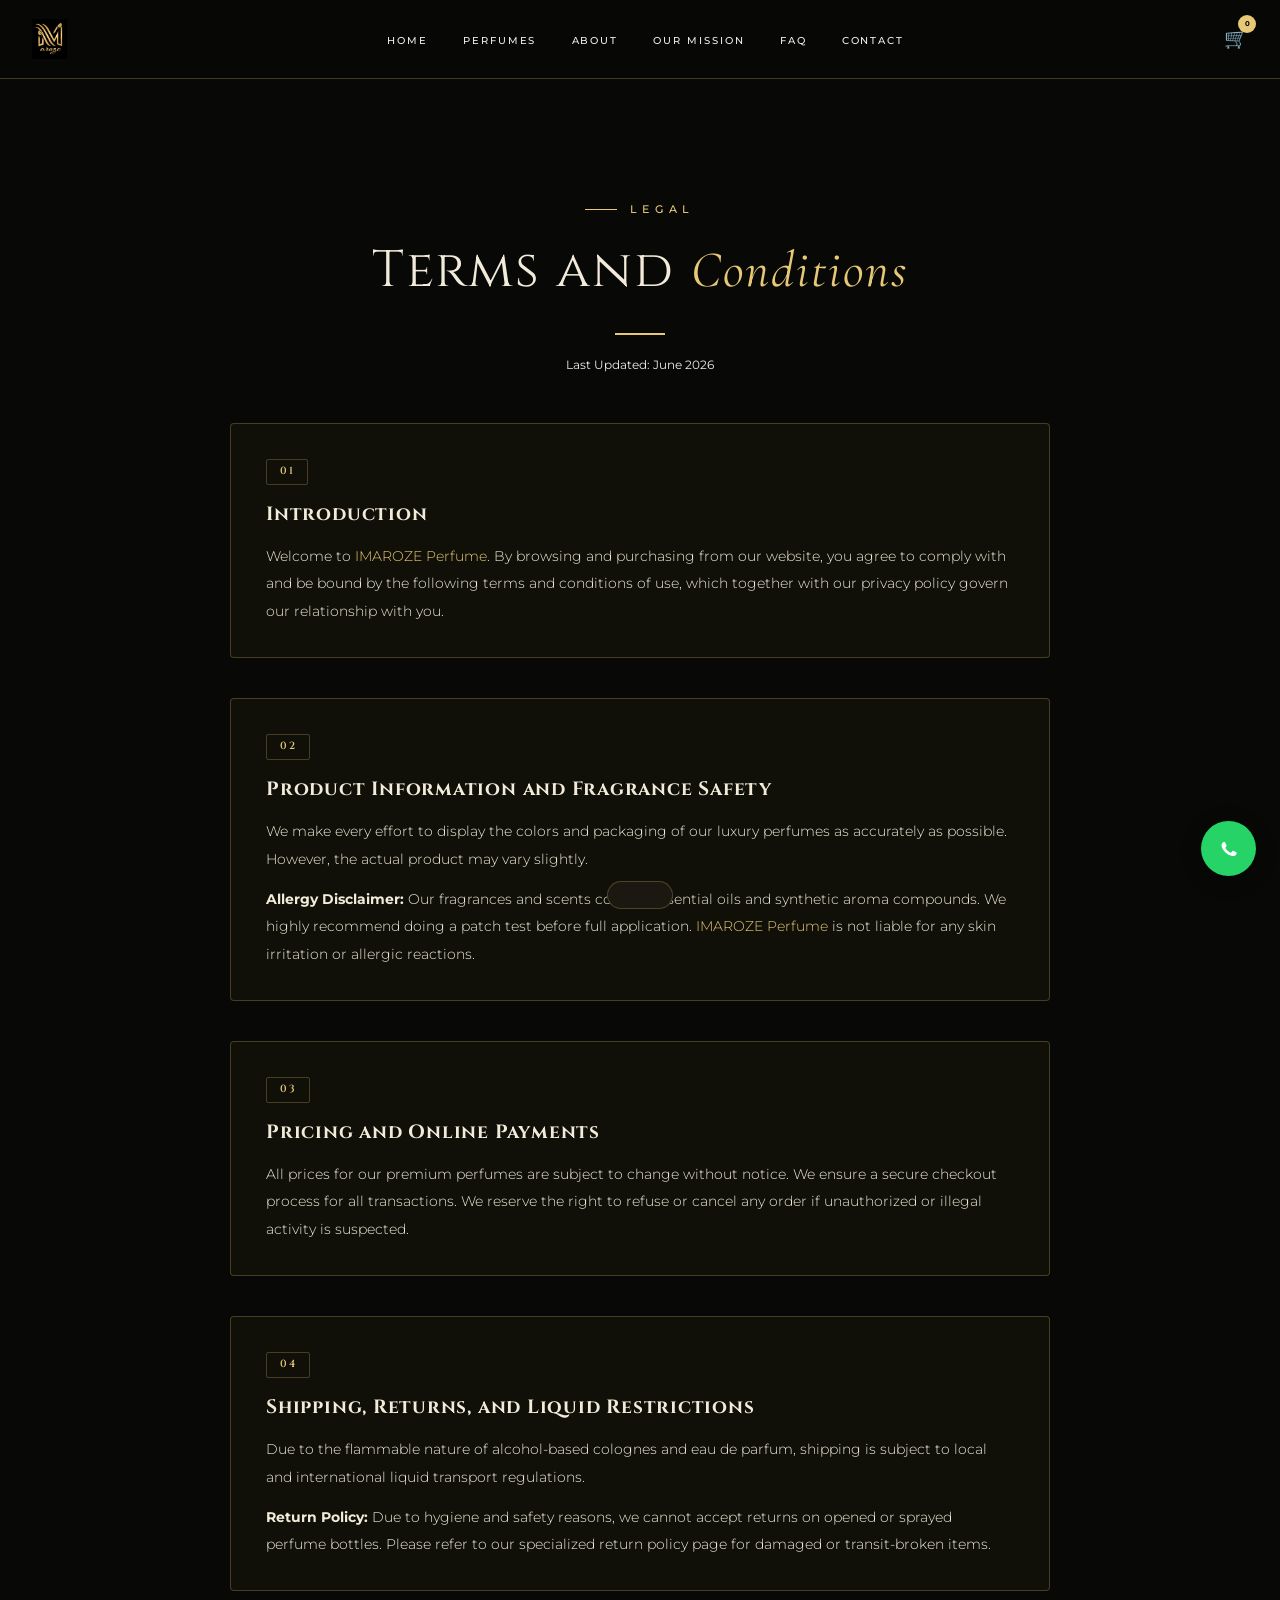
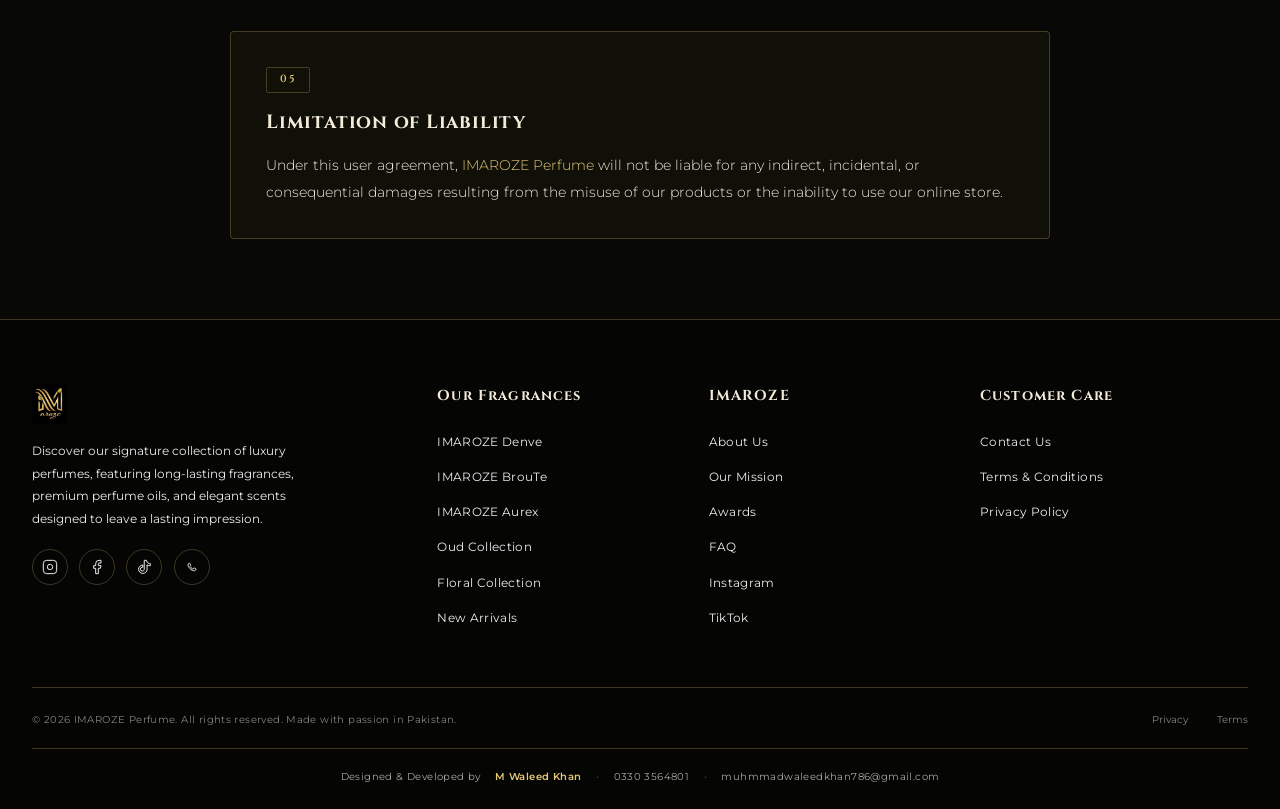
<file: terms.html>
<!DOCTYPE html>
<html lang="en">
<head>
<meta charset="UTF-8">
<meta name="viewport" content="width=device-width, initial-scale=1.0">
<meta name="description" content="IMAROZE Perfume — Terms and Conditions. Read our terms of use, product information, pricing, shipping, and return policies.">
<title>IMAROZE | Terms and Conditions</title>
<link rel="stylesheet" href="style.css">
<style>
/* ========== LIGHT GOLDEN THEME OVERRIDE ========== */
:root {
  --gold: #E6C875;
  --gold-line: rgba(230,200,117,0.25);
  --gold-hi: #F5E3A8;
  --gold-lo: #B8923A;
  --cream-dim: #EDEDED;
}

/* ========== TERMS PAGE STYLES ========== */
#terms-page {
  padding: 10rem 0 5rem 0;
  background: var(--black);
  min-height: 70vh;
}

.terms-container {
  max-width: 820px;
  margin: 0 auto;
}

.terms-container .section-head {
  text-align: center;
  margin-bottom: 3rem;
}

.terms-container .section-head .eyebrow {
  font-family: var(--fu);
  font-size: 0.7rem;
  font-weight: 500;
  letter-spacing: 0.5em;
  text-transform: uppercase;
  color: var(--gold);
  display: inline-flex;
  align-items: center;
  gap: 0.8rem;
}

.terms-container .section-head .eyebrow::before {
  content: '';
  width: 32px;
  height: 1px;
  background: var(--gold);
}

.terms-container .section-head h2 {
  font-family: var(--fd);
  font-size: clamp(2.2rem, 4vw, 3.2rem);
  font-weight: 400;
  margin: 0.5rem 0 1rem;
  color: var(--cream);
  letter-spacing: 0.04em;
}

.terms-container .section-head h2 span {
  color: var(--gold);
  font-style: italic;
  font-family: var(--fb);
}

.terms-container .section-head .rule {
  width: 50px;
  height: 2px;
  background: var(--gold);
  margin: 1.2rem auto;
}

.terms-container .section-head .last-updated {
  font-family: var(--fu);
  font-size: 0.75rem;
  color: var(--cream-dim);
  margin-top: 0.5rem;
}

/* ========== TERMS CONTENT ========== */
.terms-content {
  display: flex;
  flex-direction: column;
  gap: 2.5rem;
}

.terms-block {
  border: 1px solid var(--gold-line);
  background: var(--black2);
  padding: 2rem 2.2rem;
  border-radius: 4px;
  transition: all 0.3s;
}

.terms-block:hover {
  border-color: rgba(230,200,117,0.55);
}

.terms-block .term-number {
  display: inline-block;
  font-family: var(--fd);
  font-size: 0.65rem;
  font-weight: 600;
  color: var(--gold);
  letter-spacing: 0.15em;
  border: 1px solid var(--gold-line);
  padding: 0.2rem 0.8rem;
  border-radius: 2px;
  margin-bottom: 0.8rem;
}

.terms-block h3 {
  font-family: var(--fd);
  font-size: 1.2rem;
  color: var(--cream);
  margin-bottom: 0.8rem;
  letter-spacing: 0.04em;
}

.terms-block p {
  font-family: var(--fu);
  font-size: 0.9rem;
  color: var(--cream);
  line-height: 1.9;
  margin-bottom: 0.8rem;
  font-weight: 300;
}

.terms-block p:last-child {
  margin-bottom: 0;
}

.terms-block .highlight {
  color: var(--gold);
}

.terms-block ul {
  list-style: none;
  padding: 0;
  margin: 0.5rem 0;
}

.terms-block ul li {
  font-family: var(--fu);
  font-size: 0.85rem;
  color: var(--cream);
  line-height: 1.8;
  padding-left: 1.5rem;
  position: relative;
  margin-bottom: 0.3rem;
  font-weight: 300;
}

.terms-block ul li::before {
  content: '✦';
  color: var(--gold);
  position: absolute;
  left: 0;
  font-size: 0.6rem;
}

/* ========== RESPONSIVE ========== */
@media (max-width: 768px) {
  #terms-page {
    padding: 8rem 0 3rem 0;
  }
  
  .terms-block {
    padding: 1.5rem;
  }
  
  .terms-block h3 {
    font-size: 1rem;
  }
  
  .terms-block p {
    font-size: 0.8rem;
  }
  
  .terms-block ul li {
    font-size: 0.78rem;
  }
  
  .terms-container .section-head h2 {
    font-size: clamp(1.8rem, 3.5vw, 2.4rem);
  }
}

@media (max-width: 480px) {
  .terms-block {
    padding: 1rem;
  }
  
  .terms-block h3 {
    font-size: 0.9rem;
  }
  
  .terms-block p {
    font-size: 0.75rem;
  }
  
  .terms-block ul li {
    font-size: 0.72rem;
  }
  
  .terms-container .section-head h2 {
    font-size: 1.6rem;
  }
}

/* ============================================================
   NAVBAR (SAME AS OTHER PAGES)
============================================================ */
#navbar {
  position: fixed;
  top: 0;
  left: 0;
  right: 0;
  z-index: 500;
  padding: 1.2rem 0;
  transition: all 0.4s;
  background: rgba(8,8,7,0.96);
  backdrop-filter: blur(24px);
  border-bottom: 1px solid var(--gold-line);
}

#navbar.scrolled {
  background: rgba(8,8,7,0.98);
}

.nav-inner {
  display: flex;
  align-items: center;
  justify-content: space-between;
}

.nav-logo img {
  height: 40px;
  width: auto;
}

.nav-links {
  display: flex;
  gap: 2.2rem;
  list-style: none;
}

.nav-links a {
  font-family: var(--fu);
  font-size: 0.6rem;
  font-weight: 500;
  letter-spacing: 0.2em;
  text-transform: uppercase;
  color: var(--cream-dim);
  transition: color 0.3s;
  position: relative;
  text-decoration: none;
}

.nav-links a::after {
  content: '';
  position: absolute;
  bottom: -2px;
  left: 0;
  right: 0;
  height: 1px;
  background: var(--gold);
  transform: scaleX(0);
  transition: transform 0.35s;
}

.nav-links a:hover,
.nav-links a.active {
  color: var(--gold);
}

.nav-links a:hover::after,
.nav-links a.active::after {
  transform: scaleX(1);
}

.nav-actions {
  display: flex;
  gap: 1rem;
  align-items: center;
}

.nav-btn {
  color: var(--cream-dim);
  font-size: 1.2rem;
  background: none;
  border: none;
  cursor: pointer;
  position: relative;
  transition: color 0.3s;
  text-decoration: none;
}

.nav-btn:hover {
  color: var(--gold);
}

.cart-badge {
  position: absolute;
  top: -8px;
  right: -8px;
  background: var(--gold);
  color: #080807;
  font-family: var(--fu);
  font-size: 0.45rem;
  font-weight: 700;
  width: 18px;
  height: 18px;
  border-radius: 50%;
  display: flex;
  align-items: center;
  justify-content: center;
}

.hamburger {
  display: none;
  flex-direction: column;
  gap: 4px;
  background: none;
  border: none;
  cursor: pointer;
  padding: 4px;
}

.hamburger span {
  display: block;
  width: 24px;
  height: 2px;
  background: var(--gold);
  transition: all 0.3s;
}

@media (max-width: 900px) {
  .nav-links {
    display: none;
  }
  .hamburger {
    display: flex;
  }
}

/* ============================================================
   MOBILE MENU
============================================================ */
.mobile-menu {
  position: fixed;
  inset: 0;
  background: rgba(8,8,7,0.98);
  backdrop-filter: blur(30px);
  z-index: 499;
  display: flex;
  flex-direction: column;
  align-items: center;
  justify-content: center;
  gap: 2rem;
  transform: translateX(100%);
  transition: transform 0.5s;
}

.mobile-menu.open {
  transform: translateX(0);
}

.mobile-menu a {
  font-family: var(--fd);
  font-size: 1.5rem;
  color: var(--cream);
  transition: color 0.3s;
  letter-spacing: 0.08em;
  text-decoration: none;
}

.mobile-menu a:hover {
  color: var(--gold);
}

.mobile-menu .social-links {
  display: flex;
  gap: 1rem;
  margin-top: 1.5rem;
  flex-wrap: wrap;
  justify-content: center;
}

.mobile-menu .social-links a {
  font-family: var(--fu);
  font-size: 0.55rem;
  letter-spacing: 0.2em;
  text-transform: uppercase;
  color: var(--gold);
  border: 1px solid var(--gold-line);
  padding: 0.6rem 1.2rem;
  transition: all 0.3s;
  text-decoration: none;
}

.mobile-menu .social-links a:hover {
  background: rgba(230,200,117,0.1);
}

/* ============================================================
   TOAST
============================================================ */
.toast {
  position: fixed;
  bottom: 1.5rem;
  left: 50%;
  transform: translateX(-50%) translateY(120%);
  z-index: 900;
  background: var(--black3);
  border: 1px solid var(--gold-line);
  padding: 0.8rem 2rem;
  font-family: var(--fu);
  font-size: 0.7rem;
  letter-spacing: 0.1em;
  color: var(--gold);
  white-space: nowrap;
  transition: transform 0.4s ease;
  border-radius: 30px;
}

.toast.show {
  transform: translateX(-50%) translateY(0);
}

/* ============================================================
   WHATSAPP
============================================================ */
.whatsapp-float {
  position: fixed;
  bottom: 24px;
  right: 24px;
  width: 55px;
  height: 55px;
  background: #25D366;
  border-radius: 50%;
  display: flex;
  align-items: center;
  justify-content: center;
  z-index: 400;
  box-shadow: 0 4px 20px rgba(0,0,0,0.3);
  transition: transform 0.3s;
}

.whatsapp-float:hover {
  transform: scale(1.06);
}

.whatsapp-float svg {
  width: 30px;
  height: 30px;
  fill: white;
}

/* ============================================================
   PRELOADER
============================================================ */
#preloader {
  position: fixed;
  inset: 0;
  background: #080807;
  z-index: 9999;
  display: flex;
  flex-direction: column;
  align-items: center;
  justify-content: center;
  gap: 1.5rem;
  transition: opacity 0.6s;
}

#preloader.hide {
  opacity: 0;
  pointer-events: none;
}

#preloader .logo {
  font-family: 'Cinzel', serif;
  font-size: 2rem;
  letter-spacing: 0.5em;
  color: #E6C875;
}

#preloader .bar {
  width: 160px;
  height: 2px;
  background: var(--black3);
  position: relative;
  overflow: hidden;
}

#preloader .bar::after {
  content: '';
  position: absolute;
  top: 0;
  left: -100%;
  width: 100%;
  height: 100%;
  background: linear-gradient(90deg, transparent, #E6C875, transparent);
  animation: sweep 1.8s ease-in-out infinite;
}

@keyframes sweep {
  to {
    left: 100%;
  }
}

/* ============================================================
   FOOTER
============================================================ */
footer {
  background: #050504;
  border-top: 1px solid var(--gold-line);
  padding: 4rem 0 1.5rem;
  margin-top: 0;
}

.footer-grid {
  display: grid;
  grid-template-columns: 1.6fr 1fr 1fr 1.2fr;
  gap: 3rem;
  margin-bottom: 3rem;
}

@media (max-width: 992px) {
  .footer-grid {
    grid-template-columns: 1fr 1fr;
  }
}

@media (max-width: 600px) {
  .footer-grid {
    grid-template-columns: 1fr;
    gap: 2rem;
  }
}

.footer-brand .logo img {
  height: 40px;
  width: auto;
  margin-bottom: 1rem;
}

.footer-brand p {
  font-family: var(--fu);
  font-size: 0.78rem;
  color: var(--cream-dim);
  line-height: 1.8;
  max-width: 280px;
  margin-bottom: 1.2rem;
}

.footer-socials {
  display: flex;
  gap: 0.7rem;
  flex-wrap: wrap;
}

.footer-socials a {
  width: 36px;
  height: 36px;
  border: 1px solid var(--gold-line);
  border-radius: 50%;
  display: flex;
  align-items: center;
  justify-content: center;
  color: var(--cream-dim);
  transition: all 0.3s;
  text-decoration: none;
}

.footer-socials a:hover {
  border-color: var(--gold);
  color: var(--gold);
  background: rgba(230,200,117,0.1);
}

.footer-socials a svg {
  width: 16px;
  height: 16px;
  stroke: currentColor;
  stroke-width: 1.5;
  fill: none;
}

.footer-col h4 {
  font-family: var(--fd);
  font-size: 0.9rem;
  color: var(--cream);
  margin-bottom: 1.2rem;
  letter-spacing: 0.08em;
}

.footer-col ul {
  list-style: none;
}

.footer-col ul li {
  margin-bottom: 0.5rem;
}

.footer-col ul a {
  font-family: var(--fu);
  font-size: 0.72rem;
  color: var(--cream-dim);
  transition: color 0.3s;
  letter-spacing: 0.03em;
  text-decoration: none;
}

.footer-col ul a:hover {
  color: var(--gold);
}

.footer-bottom {
  border-top: 1px solid var(--gold-line);
  padding-top: 1.5rem;
  display: flex;
  align-items: center;
  justify-content: space-between;
  flex-wrap: wrap;
  gap: 1rem;
}

.footer-bottom p {
  font-family: var(--fu);
  font-size: 0.6rem;
  color: rgba(255,255,255,0.5);
  letter-spacing: 0.04em;
}

.footer-bottom-links {
  display: flex;
  gap: 1.8rem;
}

.footer-bottom-links a {
  font-family: var(--fu);
  font-size: 0.6rem;
  color: rgba(255,255,255,0.5);
  transition: color 0.3s;
  text-decoration: none;
}

.footer-bottom-links a:hover {
  color: var(--gold);
}

@media (max-width: 768px) {
  .footer-bottom {
    flex-direction: column;
    text-align: center;
  }
  .footer-bottom-links {
    gap: 1.2rem;
  }
}

/* ========== DEVELOPER CREDIT ========== */
.footer-credit {
  border-top: 1px solid var(--gold-line);
  margin-top: 1.2rem;
  padding-top: 1.2rem;
  text-align: center;
}

.footer-credit p {
  font-family: var(--fu);
  font-size: 0.62rem;
  letter-spacing: 0.04em;
  color: rgba(255,255,255,0.65);
  display: flex;
  align-items: center;
  justify-content: center;
  flex-wrap: wrap;
  gap: 0.5rem 0.9rem;
}

.footer-credit .dev-name {
  color: var(--gold);
  font-weight: 600;
}

.footer-credit .dot {
  color: rgba(255,255,255,0.25);
}

.footer-credit a {
  color: rgba(255,255,255,0.65);
  text-decoration: none;
  transition: color 0.3s;
}

.footer-credit a:hover {
  color: var(--gold);
}

@media (max-width: 600px) {
  .footer-credit p {
    flex-direction: column;
    gap: 0.4rem;
  }
  .footer-credit .dot {
    display: none;
  }
}
</style>
</head>
<body>

<!-- ========== PRELOADER ========== -->
<div id="preloader">
  <div class="logo">IMAROZE</div>
  <div class="bar"></div>
</div>

<!-- ========== TOAST ========== -->
<div class="toast" id="toast"></div>

<!-- ========== WHATSAPP ========== -->
<a href="https://wa.me/923069116087" class="whatsapp-float" target="_blank" rel="noopener">
  <svg viewBox="0 0 24 24"><path d="M17.472 14.382c-.297-.149-1.758-.867-2.03-.967-.273-.099-.471-.148-.67.15-.197.297-.767.966-.94 1.164-.173.199-.347.223-.644.075-.297-.15-1.255-.463-2.39-1.475-.883-.788-1.48-1.761-1.653-2.059-.173-.297-.018-.458.13-.606.134-.133.298-.347.446-.52.149-.174.198-.298.298-.497.099-.198.05-.371-.025-.52-.075-.149-.669-1.612-.916-2.207-.242-.579-.487-.5-.669-.51-.173-.008-.371-.01-.57-.01-.198 0-.52.074-.792.372-.272.297-1.04 1.016-1.04 2.479 0 1.462 1.065 2.875 1.213 3.074.149.198 2.096 3.2 5.077 4.487.709.306 1.262.489 1.694.625.712.227 1.36.195 1.871.118.571-.085 1.758-.719 2.006-1.413.248-.694.248-1.289.173-1.413-.074-.124-.272-.198-.57-.347z"/></svg>
</a>

<!-- ========== NAVBAR ========== -->
<nav id="navbar">
  <div class="container">
    <div class="nav-inner">
      <a href="index.html" class="nav-logo">
        <img src="/logo.png" alt="IMAROZE">
      </a>
      <ul class="nav-links">
        <li><a href="index.html">Home</a></li>
        <li><a href="products.html">Perfumes</a></li>
        <li><a href="about.html">About</a></li>
        <li><a href="mission.html">Our Mission</a></li>
        <li><a href="faq.html">FAQ</a></li>
        <li><a href="contact.html">Contact</a></li>
      </ul>
      <div class="nav-actions">
        <a href="cart.html" class="nav-btn" style="position:relative">🛒 <span class="cart-badge" id="cartBadge">0</span></a>
        <button class="hamburger" onclick="toggleMob()"><span></span><span></span><span></span></button>
      </div>
    </div>
  </div>
</nav>

<!-- ========== MOBILE MENU ========== -->
<div class="mobile-menu" id="mobileMenu">
  <a href="index.html" onclick="closeMob()">Home</a>
  <a href="products.html" onclick="closeMob()">Perfumes</a>
  <a href="about.html" onclick="closeMob()">About</a>
  <a href="mission.html" onclick="closeMob()">Our Mission</a>
  <a href="faq.html" onclick="closeMob()">FAQ</a>
  <a href="contact.html" onclick="closeMob()">Contact</a>
  <div class="social-links">
    <a href="https://www.instagram.com/imaroze.official" target="_blank">Instagram</a>
    <a href="https://www.tiktok.com/@imaroze.official" target="_blank">TikTok</a>
    <a href="https://www.facebook.com/share/175FcaNHRu" target="_blank">Facebook</a>
  </div>
</div>

<!-- ========== TERMS AND CONDITIONS ========== -->
<section id="terms-page">
  <div class="container">
    <div class="terms-container">
      <div class="section-head">
        <div class="eyebrow">Legal</div>
        <h2>Terms and <span>Conditions</span></h2>
        <div class="rule"></div>
        <p class="last-updated">Last Updated: June 2026</p>
      </div>

      <div class="terms-content">
        <!-- Introduction -->
        <div class="terms-block">
          <div class="term-number">01</div>
          <h3>Introduction</h3>
          <p>Welcome to <span class="highlight">IMAROZE Perfume</span>. By browsing and purchasing from our website, you agree to comply with and be bound by the following terms and conditions of use, which together with our privacy policy govern our relationship with you.</p>
        </div>

        <!-- Product Information -->
        <div class="terms-block">
          <div class="term-number">02</div>
          <h3>Product Information and Fragrance Safety</h3>
          <p>We make every effort to display the colors and packaging of our luxury perfumes as accurately as possible. However, the actual product may vary slightly.</p>
          <p><strong>Allergy Disclaimer:</strong> Our fragrances and scents contain essential oils and synthetic aroma compounds. We highly recommend doing a patch test before full application. <span class="highlight">IMAROZE Perfume</span> is not liable for any skin irritation or allergic reactions.</p>
        </div>

        <!-- Pricing -->
        <div class="terms-block">
          <div class="term-number">03</div>
          <h3>Pricing and Online Payments</h3>
          <p>All prices for our premium perfumes are subject to change without notice. We ensure a secure checkout process for all transactions. We reserve the right to refuse or cancel any order if unauthorized or illegal activity is suspected.</p>
        </div>

        <!-- Shipping and Returns -->
        <div class="terms-block">
          <div class="term-number">04</div>
          <h3>Shipping, Returns, and Liquid Restrictions</h3>
          <p>Due to the flammable nature of alcohol-based colognes and eau de parfum, shipping is subject to local and international liquid transport regulations.</p>
          <p><strong>Return Policy:</strong> Due to hygiene and safety reasons, we cannot accept returns on opened or sprayed perfume bottles. Please refer to our specialized return policy page for damaged or transit-broken items.</p>
        </div>

        <!-- Limitation of Liability -->
        <div class="terms-block">
          <div class="term-number">05</div>
          <h3>Limitation of Liability</h3>
          <p>Under this user agreement, <span class="highlight">IMAROZE Perfume</span> will not be liable for any indirect, incidental, or consequential damages resulting from the misuse of our products or the inability to use our online store.</p>
        </div>
      </div>
    </div>
  </div>
</section>

<footer>
  <div class="container">
    <div class="footer-grid">
      <div class="footer-brand">
        <a href="index.html" class="logo"><img src="logo.png" alt="IMAROZE"></a>
        <p>Discover our signature collection of luxury perfumes, featuring long-lasting fragrances, premium perfume oils, and elegant scents designed to leave a lasting impression.</p>
        <div class="footer-socials">
          <a href="https://www.instagram.com/imaroze.official" target="_blank"><svg viewBox="0 0 24 24"><rect x="2" y="2" width="20" height="20" rx="5"/><path d="M16 11.37A4 4 0 1112.63 8 4 4 0 0116 11.37z"/><line x1="17.5" y1="6.5" x2="17.51" y2="6.5"/></svg></a>
          <a href="https://www.facebook.com/share/175FcaNHRu" target="_blank"><svg viewBox="0 0 24 24"><path d="M18 2h-3a5 5 0 00-5 5v3H7v4h3v8h4v-8h3l1-4h-4V7a1 1 0 011-1h3z"/></svg></a>
          <a href="https://www.tiktok.com/@imaroze.official" target="_blank"><svg viewBox="0 0 24 24"><path d="M19.59 6.69a4.83 4.83 0 01-3.77-4.25V2h-3.45v13.67a2.89 2.89 0 01-2.88 2.5 2.89 2.89 0 01-2.89-2.89 2.89 2.89 0 012.89-2.89c.28 0 .54.04.79.1V9.01a6.34 6.34 0 106.33 6.34V8.69a8.18 8.18 0 004.78 1.52V6.75a4.85 4.85 0 01-1.01-.06z"/></svg></a>
          <a href="https://wa.me/923001234567" target="_blank"><svg viewBox="0 0 24 24"><path d="M17.472 14.382c-.297-.149-1.758-.867-2.03-.967-.273-.099-.471-.148-.67.15-.197.297-.767.966-.94 1.164-.173.199-.347.223-.644.075-.297-.15-1.255-.463-2.39-1.475-.883-.788-1.48-1.761-1.653-2.059-.173-.297-.018-.458.13-.606.134-.133.298-.347.446-.52.149-.174.198-.298.298-.497.099-.198.05-.371-.025-.52-.075-.149-.669-1.612-.916-2.207-.242-.579-.487-.5-.669-.51-.173-.008-.371-.01-.57-.01-.198 0-.52.074-.792.372-.272.297-1.04 1.016-1.04 2.479 0 1.462 1.065 2.875 1.213 3.074.149.198 2.096 3.2 5.077 4.487.709.306 1.262.489 1.694.625.712.227 1.36.195 1.871.118.571-.085 1.758-.719 2.006-1.413.248-.694.248-1.289.173-1.413-.074-.124-.272-.198-.57-.347z"/></svg></a>
        </div>
      </div>
      <div class="footer-col">
        <h4>Our Fragrances</h4>
        <ul>
          <li><a href="products.html">IMAROZE Denve</a></li>
          <li><a href="products.html">IMAROZE BrouTe</a></li>
          <li><a href="products.html">IMAROZE Aurex</a></li>
          <li><a href="products.html">Oud Collection</a></li>
          <li><a href="products.html">Floral Collection</a></li>
          <li><a href="products.html">New Arrivals</a></li>
        </ul>
      </div>
      <div class="footer-col">
        <h4>IMAROZE</h4>
        <ul>
          <li><a href="about.html">About Us</a></li>
          <li><a href="about.html#mission">Our Mission</a></li>
          <li><a href="about.html#awards">Awards</a></li>
          <li><a href="faq.html">FAQ</a></li>
          <li><a href="https://www.instagram.com/imaroze.official" target="_blank">Instagram</a></li>
          <li><a href="https://www.tiktok.com/@imaroze.official" target="_blank">TikTok</a></li>
        </ul>
      </div>
      <div class="footer-col">
        <h4>Customer Care</h4>
        <ul>
          <li><a href="contact.html">Contact Us</a></li>
          <li><a href="terms.html">Terms &amp; Conditions</a></li>
          <li><a href="privacy.html">Privacy Policy</a></li>
        </ul>
      </div>
    </div>
    <div class="footer-bottom">
      <p>© 2026 IMAROZE Perfume. All rights reserved. Made with passion in Pakistan.</p>
      <div class="footer-bottom-links">
        <a href="privacy.html">Privacy</a>
        <a href="terms.html">Terms</a>
      </div>
    </div>
    <div class="footer-credit">
      <p>
        Designed &amp; Developed by <span class="dev-name">M Waleed Khan</span>
        <span class="dot">•</span>
        <a href="tel:+923303564801">0330 3564801</a>
        <span class="dot">•</span>
        <a href="mailto:muhmmadwaleedkhan786@gmail.com">muhmmadwaleedkhan786@gmail.com</a>
      </p>
    </div>
  </div>
</footer>

<!-- ========== SCRIPTS ========== -->
<script>
// ========== PRELOADER ==========
window.addEventListener('load', function() {
  setTimeout(() => {
    document.getElementById('preloader').classList.add('hide');
    setTimeout(() => document.getElementById('preloader').style.display = 'none', 600);
  }, 1000);
});

// ========== NAVBAR ==========
window.addEventListener('scroll', function() {
  document.getElementById('navbar').classList.toggle('scrolled', window.scrollY > 70);
});

// ========== MOBILE MENU ==========
function toggleMob() {
  const menu = document.getElementById('mobileMenu');
  menu.classList.toggle('open');
  const spans = document.querySelectorAll('.hamburger span');
  if (menu.classList.contains('open')) {
    spans[0].style.transform = 'rotate(45deg) translate(4px,4px)';
    spans[1].style.opacity = '0';
    spans[2].style.transform = 'rotate(-45deg) translate(4px,-4px)';
  } else {
    spans.forEach(s => { s.style.transform = ''; s.style.opacity = ''; });
  }
}

function closeMob() {
  document.getElementById('mobileMenu').classList.remove('open');
  document.querySelectorAll('.hamburger span').forEach(s => { s.style.transform = ''; s.style.opacity = ''; });
}

// ========== CART ==========
function updateCartBadge() {
  const cart = JSON.parse(localStorage.getItem('imaroze_cart') || '[]');
  const badges = document.querySelectorAll('.cart-badge');
  badges.forEach(badge => {
    badge.textContent = cart.length;
  });
}

// ========== TOAST ==========
function showToast(message) {
  let toast = document.getElementById('toast');
  if (!toast) {
    toast = document.createElement('div');
    toast.id = 'toast';
    toast.className = 'toast';
    document.body.appendChild(toast);
  }
  toast.textContent = message;
  toast.classList.add('show');
  setTimeout(() => toast.classList.remove('show'), 2500);
}

// ========== INIT ==========
updateCartBadge();
</script>
</body>
</html>
</file>
<file: style.css>
/* =============================================
   IMAROZE — MAIN STYLES
============================================= */
@import url('https://fonts.googleapis.com/css2?family=Cinzel:wght@400;500;600&family=Cormorant+Garamond:ital,wght@0,300;0,400;0,500;1,300;1,400&family=Montserrat:wght@200;300;400;500;600&display=swap');

:root {
  --black: #080807;
  --black2: #101009;
  --black3: #1A1810;
  --gold: #C9A84C;
  --gold-hi: #E2C16E;
  --gold-lo: #9A7A2E;
  --gold-line: rgba(201,168,76,0.2);
  --cream: #F2EBD9;
  --cream-dim: rgba(242,235,217,0.55);
  --fd: 'Cinzel', serif;
  --fb: 'Cormorant Garamond', serif;
  --fu: 'Montserrat', sans-serif;
}

* {
  margin: 0;
  padding: 0;
  box-sizing: border-box;
}

body {
  background: var(--black);
  color: var(--cream);
  font-family: var(--fb);
  font-size: 16px;
  line-height: 1.7;
  overflow-x: hidden;
}

img {
  display: block;
  max-width: 100%;
}
a {
  text-decoration: none;
  color: inherit;
}
button {
  font-family: inherit;
  cursor: pointer;
  border: none;
}
ul {
  list-style: none;
}

.container {
  max-width: 1320px;
  margin: 0 auto;
  padding: 0 2rem;
}

/* ========== BUTTONS ========== */
.btn-gold {
  display: inline-flex;
  align-items: center;
  gap: 0.6rem;
  font-family: var(--fu);
  font-size: 0.65rem;
  font-weight: 700;
  letter-spacing: 0.25em;
  text-transform: uppercase;
  color: #080807;
  background: linear-gradient(135deg, #E2C16E, #C9A84C, #9A7A2E);
  padding: 0.9rem 2.2rem;
  border: none;
  cursor: pointer;
  transition: all 0.3s ease;
  text-decoration: none;
}
.btn-gold:hover {
  transform: translateY(-3px);
  box-shadow: 0 12px 40px rgba(201,168,76,0.35);
}

.btn-ghost {
  display: inline-flex;
  align-items: center;
  gap: 0.6rem;
  font-family: var(--fu);
  font-size: 0.65rem;
  font-weight: 500;
  letter-spacing: 0.25em;
  text-transform: uppercase;
  color: var(--cream);
  background: transparent;
  border: 1px solid var(--gold-line);
  padding: 0.9rem 2.2rem;
  cursor: pointer;
  transition: all 0.3s ease;
  text-decoration: none;
}
.btn-ghost:hover {
  border-color: var(--gold);
  color: var(--gold);
  background: rgba(201,168,76,0.08);
}

/* ========== SECTION HEAD ========== */
.section-head {
  text-align: center;
  margin-bottom: 4rem;
  padding-top: 2rem;
}
.section-head .eyebrow {
  font-family: var(--fu);
  font-size: 0.6rem;
  letter-spacing: 0.45em;
  text-transform: uppercase;
  color: var(--gold);
  display: inline-flex;
  align-items: center;
  gap: 0.8rem;
}
.section-head .eyebrow::before {
  content: '';
  width: 35px;
  height: 1px;
  background: var(--gold);
}
.section-head h2 {
  font-family: var(--fd);
  font-size: clamp(2rem, 4vw, 3.2rem);
  font-weight: 400;
  margin-top: 0.8rem;
}
.section-head h2 em {
  font-style: italic;
  color: var(--gold);
  font-family: var(--fb);
}
.section-head .rule {
  width: 50px;
  height: 1px;
  background: var(--gold);
  margin: 1.2rem auto;
}

/* ========== NAVBAR ========== */
#navbar {
  position: fixed;
  top: 0;
  left: 0;
  right: 0;
  z-index: 500;
  padding: 1.2rem 0;
  transition: all 0.4s;
  background: rgba(8,8,7,0.96);
  backdrop-filter: blur(24px);
  border-bottom: 1px solid var(--gold-line);
}

#navbar.scrolled {
  background: rgba(8,8,7,0.98);
}

.nav-inner {
  display: flex;
  align-items: center;
  justify-content: space-between;
}

.nav-logo img {
  height: 40px;
  width: auto;
}

.nav-links {
  display: flex;
  gap: 2.2rem;
  list-style: none;
}

.nav-links a {
  font-family: var(--fu);
  font-size: 0.6rem;
  font-weight: 500;
  letter-spacing: 0.2em;
  text-transform: uppercase;
  color: var(--cream-dim);
  transition: color 0.3s;
  position: relative;
  text-decoration: none;
}

.nav-links a::after {
  content: '';
  position: absolute;
  bottom: -2px;
  left: 0;
  right: 0;
  height: 1px;
  background: var(--gold);
  transform: scaleX(0);
  transition: transform 0.35s;
}

.nav-links a:hover,
.nav-links a.active {
  color: var(--gold);
}

.nav-links a:hover::after,
.nav-links a.active::after {
  transform: scaleX(1);
}

.nav-actions {
  display: flex;
  gap: 1rem;
  align-items: center;
}

.nav-btn {
  color: var(--cream-dim);
  font-size: 1.2rem;
  background: none;
  border: none;
  cursor: pointer;
  position: relative;
  transition: color 0.3s;
  text-decoration: none;
}

.nav-btn:hover {
  color: var(--gold);
}

.cart-badge {
  position: absolute;
  top: -8px;
  right: -8px;
  background: var(--gold);
  color: #080807;
  font-family: var(--fu);
  font-size: 0.45rem;
  font-weight: 700;
  width: 18px;
  height: 18px;
  border-radius: 50%;
  display: flex;
  align-items: center;
  justify-content: center;
}

.hamburger {
  display: none;
  flex-direction: column;
  gap: 4px;
  background: none;
  border: none;
  cursor: pointer;
  padding: 4px;
}

.hamburger span {
  display: block;
  width: 24px;
  height: 2px;
  background: var(--gold);
  transition: all 0.3s;
}

@media (max-width: 900px) {
  .nav-links {
    display: none;
  }
  .hamburger {
    display: flex;
  }
}

/* ========== MOBILE MENU ========== */
.mobile-menu {
  position: fixed;
  inset: 0;
  background: rgba(8,8,7,0.98);
  backdrop-filter: blur(30px);
  z-index: 499;
  display: flex;
  flex-direction: column;
  align-items: center;
  justify-content: center;
  gap: 2rem;
  transform: translateX(100%);
  transition: transform 0.5s;
}

.mobile-menu.open {
  transform: translateX(0);
}

.mobile-menu a {
  font-family: var(--fd);
  font-size: 1.5rem;
  color: var(--cream);
  transition: color 0.3s;
  letter-spacing: 0.08em;
  text-decoration: none;
}

.mobile-menu a:hover {
  color: var(--gold);
}

.mobile-menu .social-links {
  display: flex;
  gap: 1rem;
  margin-top: 1.5rem;
  flex-wrap: wrap;
  justify-content: center;
}

.mobile-menu .social-links a {
  font-family: var(--fu);
  font-size: 0.55rem;
  letter-spacing: 0.2em;
  text-transform: uppercase;
  color: var(--gold);
  border: 1px solid var(--gold-line);
  padding: 0.6rem 1.2rem;
  transition: all 0.3s;
  text-decoration: none;
}

.mobile-menu .social-links a:hover {
  background: rgba(201,168,76,0.06);
}
/* ========== HERO ========== */
#hero {
  min-height: 90vh;
  display: flex;
  align-items: center;
  padding-top: 80px;
  position: relative;
  background: radial-gradient(ellipse 80% 60% at 70% 50%, rgba(201,168,76,0.08), #080807 70%);
  overflow: hidden;
}
.hero-content {
  max-width: 580px;
  position: relative;
  z-index: 2;
}
.hero-content .eyebrow {
  font-family: var(--fu);
  font-size: 0.6rem;
  letter-spacing: 0.5em;
  color: var(--gold);
}
.hero-content h1 {
  font-family: var(--fd);
  font-size: clamp(2.8rem, 6.5vw, 5.2rem);
  line-height: 1.05;
  margin: 1rem 0;
}
.hero-content h1 span {
  color: var(--gold);
  font-style: italic;
  font-family: var(--fb);
}
.hero-content p {
  font-size: 1.1rem;
  color: var(--cream-dim);
  margin-bottom: 2rem;
  max-width: 450px;
}
.hero-cta {
  display: flex;
  gap: 1.2rem;
  flex-wrap: wrap;
}
.hero-image {
  position: absolute;
  right: 8%;
  top: 50%;
  transform: translateY(-50%);
  width: min(32vw, 400px);
  z-index: 1;
  animation: float 7s ease-in-out infinite;
}
.hero-image img {
  width: 100%;
  object-fit: contain;
}
@keyframes float {
  0%,
  100% {
    transform: translateY(-50%) rotate(-0.8deg);
  }
  50% {
    transform: translateY(calc(-50% - 18px)) rotate(0.8deg);
  }
}

/* ========== PRODUCTS ========== */
.products-grid {
  display: grid;
  grid-template-columns: repeat(3, 1fr);
  gap: 2rem;
  padding: 2rem 0;
}
@media (max-width: 992px) {
  .products-grid {
    grid-template-columns: repeat(2, 1fr);
  }
}
@media (max-width: 600px) {
  .products-grid {
    grid-template-columns: 1fr;
  }
}

.product-card {
  background: var(--black2);
  border: 1px solid var(--gold-line);
  overflow: hidden;
  transition: all 0.4s ease;
  cursor: pointer;
}
.product-card:hover {
  border-color: rgba(201,168,76,0.5);
  transform: translateY(-8px);
  box-shadow: 0 20px 60px rgba(201,168,76,0.12);
}
.product-card .img {
  aspect-ratio: 3/4;
  overflow: hidden;
  background: linear-gradient(145deg, #100f0a, #1a1810);
}
.product-card .img img {
  width: 100%;
  height: 100%;
  object-fit: cover;
  transition: transform 0.7s ease;
}
.product-card:hover .img img {
  transform: scale(1.05);
}
.product-card .info {
  padding: 1.5rem;
}
.product-card .info h3 {
  font-family: var(--fd);
  font-size: 1.1rem;
  color: var(--cream);
}
.product-card .info .notes {
  font-family: var(--fu);
  font-size: 0.55rem;
  color: var(--gold);
  text-transform: uppercase;
  margin: 0.3rem 0 0.5rem;
}
.product-card .info .desc {
  font-family: var(--fu);
  font-size: 0.75rem;
  color: var(--cream-dim);
  line-height: 1.6;
  margin-bottom: 0.8rem;
}
.product-card .info .price {
  font-family: var(--fd);
  font-size: 1.3rem;
  color: var(--gold);
}
.product-card .info .price small {
  font-family: var(--fu);
  font-size: 0.6rem;
  color: var(--cream-dim);
}
.product-card .info .btn-add {
  width: 100%;
  font-family: var(--fu);
  font-size: 0.55rem;
  font-weight: 600;
  letter-spacing: 0.22em;
  text-transform: uppercase;
  color: var(--gold);
  background: transparent;
  border: 1px solid var(--gold-line);
  padding: 0.7rem;
  transition: all 0.3s;
  cursor: pointer;
  margin-top: 0.8rem;
}
.product-card .info .btn-add:hover {
  background: var(--gold);
  color: #080807;
}

/* ========== FAQ ========== */
.faq-list {
  max-width: 800px;
  margin: 0 auto;
  padding: 2rem 0;
}
.faq-item {
  border: 1px solid var(--gold-line);
  margin-bottom: 0.8rem;
}
.faq-item.open {
  border-color: var(--gold);
}
.faq-question {
  font-family: var(--fd);
  font-size: 1rem;
  padding: 1.2rem 1.5rem;
  cursor: pointer;
  display: flex;
  justify-content: space-between;
  align-items: center;
}
.faq-question:hover {
  color: var(--gold);
}
.faq-question .plus {
  font-size: 1.5rem;
  transition: transform 0.3s;
}
.faq-item.open .faq-question .plus {
  transform: rotate(45deg);
}
.faq-answer {
  font-family: var(--fu);
  font-size: 0.85rem;
  color: var(--cream-dim);
  line-height: 1.8;
  max-height: 0;
  overflow: hidden;
  transition: max-height 0.4s ease, padding 0.3s;
  padding: 0 1.5rem;
}
.faq-item.open .faq-answer {
  max-height: 300px;
  padding: 0 1.5rem 1.2rem;
}

/* ========== CONTACT ========== */
.contact-grid {
  display: grid;
  grid-template-columns: 1fr 1.5fr;
  gap: 4rem;
  padding: 2rem 0;
}
@media (max-width: 900px) {
  .contact-grid {
    grid-template-columns: 1fr;
  }
}
.contact-info h3 {
  font-family: var(--fd);
  font-size: 1.4rem;
  margin-bottom: 1.5rem;
}
.contact-info .info-row {
  font-family: var(--fu);
  font-size: 0.85rem;
  color: var(--cream-dim);
  padding: 0.5rem 0;
}
.contact-info .social-links {
  display: flex;
  gap: 1rem;
  margin-top: 1.5rem;
  flex-wrap: wrap;
}
.contact-info .social-links a {
  font-family: var(--fu);
  font-size: 0.6rem;
  letter-spacing: 0.15em;
  color: var(--gold);
  border: 1px solid var(--gold-line);
  padding: 0.5rem 1rem;
  transition: all 0.3s;
}
.contact-info .social-links a:hover {
  background: rgba(201,168,76,0.08);
}
.contact-form .form-row {
  display: grid;
  grid-template-columns: 1fr 1fr;
  gap: 1rem;
}
@media (max-width: 500px) {
  .contact-form .form-row {
    grid-template-columns: 1fr;
  }
}
.contact-form .form-field {
  display: flex;
  flex-direction: column;
  gap: 0.4rem;
  margin-bottom: 1rem;
}
.contact-form .form-field label {
  font-family: var(--fu);
  font-size: 0.5rem;
  letter-spacing: 0.25em;
  text-transform: uppercase;
  color: var(--gold);
}
.contact-form .form-field input,
.contact-form .form-field textarea,
.contact-form .form-field select {
  background: rgba(255, 255, 255, 0.03);
  border: 1px solid var(--gold-line);
  padding: 0.8rem 1rem;
  font-family: var(--fu);
  font-size: 0.8rem;
  color: var(--cream);
  outline: none;
  transition: border-color 0.3s;
}
.contact-form .form-field input:focus,
.contact-form .form-field textarea:focus {
  border-color: rgba(201,168,76,0.5);
}

/* ========== ABOUT ========== */
.about-grid {
  display: grid;
  grid-template-columns: 1fr 1fr;
  gap: 4rem;
  align-items: center;
  padding: 3rem 0;
}
@media (max-width: 900px) {
  .about-grid {
    grid-template-columns: 1fr;
  }
}
.about-image {
  position: relative;
  aspect-ratio: 4/5;
}
.about-image img {
  width: 100%;
  height: 100%;
  object-fit: cover;
  border: 1px solid var(--gold-line);
}
.about-image .badge {
  position: absolute;
  bottom: -1.5rem;
  right: -1.5rem;
  width: 90px;
  height: 90px;
  border-radius: 50%;
  background: var(--gold);
  display: flex;
  align-items: center;
  justify-content: center;
  font-family: var(--fd);
  font-size: 1.5rem;
  font-weight: 700;
  color: #080807;
}
.about-content h2 {
  font-family: var(--fd);
  font-size: clamp(1.8rem, 3.5vw, 2.8rem);
  font-weight: 400;
  margin: 0.5rem 0 1rem;
}
.about-content h2 span {
  color: var(--gold);
  font-style: italic;
  font-family: var(--fb);
}
.about-content p {
  font-family: var(--fu);
  font-size: 0.85rem;
  color: var(--cream-dim);
  line-height: 1.9;
  margin-bottom: 1rem;
}
.about-content .signature {
  font-family: var(--fb);
  font-size: 1.6rem;
  font-style: italic;
  color: var(--gold);
  margin: 1rem 0;
}
.about-cta {
  display: flex;
  gap: 1rem;
  flex-wrap: wrap;
}

/* ========== CART PAGE ========== */
.cart-items {
  padding: 2rem 0;
}
.cart-item-row {
  display: flex;
  align-items: center;
  gap: 2rem;
  padding: 1.5rem 0;
  border-bottom: 1px solid var(--gold-line);
}
.cart-item-row .item-img {
  width: 80px;
  height: 100px;
  overflow: hidden;
  flex-shrink: 0;
}
.cart-item-row .item-img img {
  width: 100%;
  height: 100%;
  object-fit: cover;
}
.cart-item-row .item-details {
  flex: 1;
}
.cart-item-row .item-name {
  font-family: var(--fd);
  font-size: 1.1rem;
}
.cart-item-row .item-price {
  font-family: var(--fd);
  font-size: 1.2rem;
  color: var(--gold);
}
.cart-item-row .item-remove {
  background: none;
  border: none;
  color: rgba(242, 235, 217, 0.3);
  font-size: 1.2rem;
  cursor: pointer;
}
.cart-item-row .item-remove:hover {
  color: #e03;
}
.cart-summary {
  padding: 2rem;
  background: var(--black3);
  border: 1px solid var(--gold-line);
  margin-top: 2rem;
}
.cart-total {
  display: flex;
  justify-content: space-between;
  align-items: center;
  margin-bottom: 1.5rem;
}
.cart-total span {
  font-family: var(--fu);
  font-size: 0.6rem;
  letter-spacing: 0.25em;
  text-transform: uppercase;
  color: var(--cream-dim);
}
.cart-total strong {
  font-family: var(--fd);
  font-size: 1.6rem;
  color: var(--gold);
}
.empty-cart {
  text-align: center;
  padding: 4rem 0;
}
.empty-cart p {
  font-family: var(--fd);
  font-size: 1.2rem;
  margin-bottom: 1.5rem;
}

/* ========== CHECKOUT ========== */
.checkout-grid {
  display: grid;
  grid-template-columns: 1.4fr 1fr;
  gap: 4rem;
  padding: 2rem 0;
}
@media (max-width: 900px) {
  .checkout-grid {
    grid-template-columns: 1fr;
  }
}
.billing-form h3 {
  font-family: var(--fd);
  font-size: 1.1rem;
  color: var(--gold);
  margin-bottom: 1.5rem;
}
.payment-options {
  display: flex;
  flex-direction: column;
  gap: 0.8rem;
}
.payment-option {
  display: flex;
  align-items: center;
  gap: 1rem;
  padding: 0.8rem 1.2rem;
  border: 1px solid var(--gold-line);
  cursor: pointer;
  transition: border-color 0.3s;
  font-family: var(--fu);
  font-size: 0.8rem;
  color: var(--cream);
}
.payment-option:hover {
  border-color: var(--gold);
  background: rgba(201,168,76,0.05);
}
.payment-option input {
  accent-color: var(--gold);
}
.order-summary {
  background: var(--black3);
  border: 1px solid var(--gold-line);
  padding: 2rem;
  position: sticky;
  top: 7rem;
}
.order-summary h3 {
  font-family: var(--fd);
  font-size: 1.1rem;
  color: var(--gold);
  margin-bottom: 1.5rem;
}
.checkout-item {
  display: flex;
  justify-content: space-between;
  padding: 0.8rem 0;
  border-bottom: 1px solid rgba(201,168,76,0.1);
}
.checkout-item .item-name {
  font-family: var(--fd);
  font-size: 0.85rem;
  color: var(--cream);
}
.checkout-item .item-price {
  font-family: var(--fd);
  font-size: 0.9rem;
  color: var(--gold);
}
.summary-total {
  display: flex;
  justify-content: space-between;
  margin-top: 1.5rem;
  padding-top: 1.5rem;
  border-top: 1px solid var(--gold-line);
}
.summary-total span {
  font-family: var(--fu);
  font-size: 0.6rem;
  letter-spacing: 0.2em;
  text-transform: uppercase;
  color: var(--cream-dim);
}
.summary-total strong {
  font-family: var(--fd);
  font-size: 1.4rem;
  color: var(--gold);
}

/* ========== FOOTER ========== */
footer {
  background: #060605;
  border-top: 1px solid var(--gold-line);
  padding: 4rem 0 1.5rem;
  margin-top: 3rem;
}

.footer-grid {
  display: grid;
  grid-template-columns: 1.6fr 1fr 1fr 1.2fr;
  gap: 3rem;
  margin-bottom: 3rem;
}

@media (max-width: 992px) {
  .footer-grid {
    grid-template-columns: 1fr 1fr;
  }
}

@media (max-width: 600px) {
  .footer-grid {
    grid-template-columns: 1fr;
    gap: 2rem;
  }
}

.footer-brand .logo img {
  height: 42px;
  width: auto;
  margin-bottom: 1rem;
}

.footer-brand p {
  font-family: var(--fu);
  font-size: 0.78rem;
  color: var(--cream-dim);
  line-height: 1.8;
  max-width: 300px;
  margin-bottom: 1.2rem;
}

.footer-icons {
  display: flex;
  gap: 0.8rem;
  margin-bottom: 1.2rem;
}

.footer-icons span {
  font-size: 1.2rem;
  opacity: 0.6;
  transition: opacity 0.3s;
}

.footer-icons span:hover {
  opacity: 1;
}

.footer-socials {
  display: flex;
  gap: 0.7rem;
}

.footer-socials a {
  width: 36px;
  height: 36px;
  border: 1px solid var(--gold-line);
  border-radius: 50%;
  display: flex;
  align-items: center;
  justify-content: center;
  color: var(--cream-dim);
  transition: all 0.3s;
  text-decoration: none;
}

.footer-socials a:hover {
  border-color: var(--gold);
  color: var(--gold);
  background: rgba(201,168,76,0.08);
}

.footer-socials a svg {
  width: 16px;
  height: 16px;
  stroke: currentColor;
  stroke-width: 1.5;
  fill: none;
}

.footer-col h4 {
  font-family: var(--fd);
  font-size: 0.9rem;
  color: var(--cream);
  margin-bottom: 1.2rem;
  letter-spacing: 0.08em;
}

.footer-col ul {
  list-style: none;
}

.footer-col ul li {
  margin-bottom: 0.6rem;
}

.footer-col ul a {
  font-family: var(--fu);
  font-size: 0.72rem;
  color: var(--cream-dim);
  text-decoration: none;
  transition: color 0.3s;
  letter-spacing: 0.03em;
}

.footer-col ul a:hover {
  color: var(--gold);
}

.footer-bottom {
  border-top: 1px solid var(--gold-line);
  padding-top: 1.5rem;
  display: flex;
  align-items: center;
  justify-content: space-between;
  flex-wrap: wrap;
  gap: 1rem;
}

.footer-bottom p {
  font-family: var(--fu);
  font-size: 0.62rem;
  color: rgba(242,235,217,0.25);
  letter-spacing: 0.04em;
}

.footer-bottom-links {
  display: flex;
  gap: 2rem;
}

.footer-bottom-links a {
  font-family: var(--fu);
  font-size: 0.62rem;
  color: rgba(242,235,217,0.25);
  text-decoration: none;
  transition: color 0.3s;
}

.footer-bottom-links a:hover {
  color: var(--gold);
}

/* ========== RESPONSIVE FOOTER ========== */
@media (max-width: 768px) {
  .footer-grid {
    grid-template-columns: 1fr 1fr;
    gap: 2rem;
  }
  
  .footer-brand p {
    max-width: 100%;
  }
  
  .footer-bottom {
    flex-direction: column;
    text-align: center;
  }
  
  .footer-bottom-links {
    gap: 1.5rem;
  }
}

@media (max-width: 480px) {
  .footer-grid {
    grid-template-columns: 1fr;
    gap: 1.5rem;
  }
  
  .footer-icons {
    justify-content: center;
  }
  
  .footer-socials {
    justify-content: center;
  }
  
  .footer-col {
    text-align: center;
  }
  
  .footer-col ul li {
    text-align: center;
  }
}
/* ========== PRODUCT MODAL ========== */
.product-modal {
  position: fixed;
  inset: 0;
  z-index: 9999;
  display: none;
  align-items: center;
  justify-content: center;
  padding: 1.5rem;
}

.product-modal.active {
  display: flex;
}

.modal-overlay {
  position: absolute;
  inset: 0;
  background: rgba(0, 0, 0, 0.88);
  backdrop-filter: blur(12px);
  cursor: pointer;
}

.modal-container {
  position: relative;
  background: var(--black2);
  border: 1px solid var(--gold-line);
  max-width: 900px;
  width: 100%;
  max-height: 90vh;
  overflow-y: auto;
  border-radius: 4px;
  animation: modalFadeIn 0.4s ease;
}

@keyframes modalFadeIn {
  from {
    opacity: 0;
    transform: scale(0.95) translateY(20px);
  }
  to {
    opacity: 1;
    transform: scale(1) translateY(0);
  }
}

.modal-close {
  position: absolute;
  top: 1rem;
  right: 1rem;
  width: 38px;
  height: 38px;
  background: rgba(8, 8, 7, 0.85);
  border: 1px solid var(--gold-line);
  color: var(--gold);
  font-size: 1.2rem;
  cursor: pointer;
  z-index: 10;
  display: flex;
  align-items: center;
  justify-content: center;
  transition: all 0.3s;
  border-radius: 50%;
}

.modal-close:hover {
  background: var(--gold);
  color: var(--black);
}

.modal-grid {
  display: grid;
  grid-template-columns: 1fr 1fr;
  gap: 0;
}

@media (max-width: 700px) {
  .modal-grid {
    grid-template-columns: 1fr;
  }
}

.modal-image {
  aspect-ratio: 3/4;
  overflow: hidden;
  background: linear-gradient(145deg, #100f0a, #1a1810);
}

.modal-image img {
  width: 100%;
  height: 100%;
  object-fit: cover;
}

.modal-details {
  padding: 2.5rem 2.2rem;
  display: flex;
  flex-direction: column;
  gap: 0.8rem;
}

.modal-details h2 {
  font-family: var(--fd);
  font-size: 1.6rem;
  color: var(--cream);
  letter-spacing: 0.05em;
  margin-bottom: 0.3rem;
}

.modal-notes-label {
  font-family: var(--fu);
  font-size: 0.55rem;
  font-weight: 600;
  letter-spacing: 0.3em;
  text-transform: uppercase;
  color: var(--gold);
  margin-top: 0.3rem;
}

.modal-notes {
  font-family: var(--fb);
  font-size: 1.05rem;
  font-style: italic;
  color: var(--cream-dim);
  margin-bottom: 0.3rem;
}

.modal-desc {
  font-family: var(--fu);
  font-size: 0.82rem;
  color: var(--cream-dim);
  line-height: 1.85;
  letter-spacing: 0.02em;
}

.modal-price-row {
  display: flex;
  align-items: baseline;
  gap: 1.2rem;
  margin-top: 0.3rem;
}

.modal-price {
  font-family: var(--fd);
  font-size: 1.8rem;
  color: var(--gold);
}

.modal-size {
  font-family: var(--fu);
  font-size: 0.65rem;
  letter-spacing: 0.15em;
  color: var(--cream-dim);
}

.modal-stars {
  font-family: var(--fu);
  font-size: 1.1rem;
  color: var(--gold);
  letter-spacing: 0.1rem;
}

.modal-qty {
  display: flex;
  align-items: center;
  gap: 1.5rem;
  margin-top: 0.3rem;
}

.qty-label {
  font-family: var(--fu);
  font-size: 0.6rem;
  font-weight: 600;
  letter-spacing: 0.25em;
  text-transform: uppercase;
  color: var(--cream-dim);
}

.qty-controls {
  display: flex;
  align-items: center;
  gap: 0.8rem;
}

.qty-btn {
  width: 32px;
  height: 32px;
  border: 1px solid var(--gold-line);
  background: transparent;
  color: var(--gold);
  font-size: 1.2rem;
  cursor: pointer;
  transition: all 0.3s;
  display: flex;
  align-items: center;
  justify-content: center;
}

.qty-btn:hover {
  background: var(--gold);
  color: var(--black);
}

.qty-num {
  font-family: var(--fd);
  font-size: 1.1rem;
  color: var(--cream);
  min-width: 30px;
  text-align: center;
}

.modal-add-btn {
  width: 100%;
  font-family: var(--fu);
  font-size: 0.65rem;
  font-weight: 700;
  letter-spacing: 0.25em;
  text-transform: uppercase;
  color: var(--black);
  background: linear-gradient(135deg, var(--gold-hi), var(--gold), var(--gold-lo));
  border: none;
  padding: 1rem;
  cursor: pointer;
  transition: all 0.3s;
  margin-top: 0.5rem;
}

.modal-add-btn:hover {
  transform: translateY(-2px);
  box-shadow: 0 8px 30px rgba(201,168,76,0.3);
}

/* ========== MODAL RESPONSIVE ========== */
@media (max-width: 700px) {
  .modal-container {
    max-width: 95%;
  }
  .modal-image {
    aspect-ratio: 16/9;
  }
  .modal-details {
    padding: 1.8rem 1.5rem;
  }
  .modal-details h2 {
    font-size: 1.3rem;
  }
  .modal-price {
    font-size: 1.5rem;
  }
  .modal-close {
    top: 0.8rem;
    right: 0.8rem;
    width: 34px;
    height: 34px;
    font-size: 1rem;
  }
}

@media (max-width: 480px) {
  .modal-details {
    padding: 1.2rem 1rem;
  }
  .modal-details h2 {
    font-size: 1.1rem;
  }
  .modal-price {
    font-size: 1.3rem;
  }
  .modal-notes {
    font-size: 0.9rem;
  }
  .modal-desc {
    font-size: 0.75rem;
  }
  .modal-qty {
    gap: 1rem;
  }
}
/* ========== WHATSAPP ========== */
.whatsapp-float {
  position: fixed;
  bottom: 24px;
  right: 24px;
  width: 55px;
  height: 55px;
  background: #25D366;
  border-radius: 50%;
  display: flex;
  align-items: center;
  justify-content: center;
  z-index: 400;
  box-shadow: 0 4px 20px rgba(0, 0, 0, 0.3);
  transition: transform 0.3s;
}
.whatsapp-float:hover {
  transform: scale(1.08);
}
.whatsapp-float svg {
  width: 30px;
  height: 30px;
  fill: white;
}

/* ========== PRELOADER ========== */
#preloader {
  position: fixed;
  inset: 0;
  background: #080807;
  z-index: 9999;
  display: flex;
  flex-direction: column;
  align-items: center;
  justify-content: center;
  gap: 1.5rem;
  transition: opacity 0.6s ease;
}
#preloader.hide {
  opacity: 0;
  pointer-events: none;
}
#preloader .logo {
  font-family: var(--fd);
  font-size: 1.8rem;
  letter-spacing: 0.5em;
  color: var(--gold);
  animation: pulse 1.5s ease-in-out infinite;
}
#preloader .bar {
  width: 160px;
  height: 1px;
  background: var(--black3);
  position: relative;
  overflow: hidden;
}
#preloader .bar::after {
  content: '';
  position: absolute;
  top: 0;
  left: -100%;
  width: 100%;
  height: 100%;
  background: linear-gradient(90deg, transparent, var(--gold), transparent);
  animation: sweep 1.8s ease-in-out infinite;
}
@keyframes pulse {
  0%,
  100% {
    opacity: 0.4;
  }
  50% {
    opacity: 1;
  }
}
@keyframes sweep {
  to {
    left: 100%;
  }
}

/* ========== TOAST ========== */
.toast {
  position: fixed;
  bottom: 1.5rem;
  left: 50%;
  transform: translateX(-50%) translateY(120%);
  z-index: 900;
  background: var(--black3);
  border: 1px solid var(--gold-line);
  padding: 0.8rem 2rem;
  font-family: var(--fu);
  font-size: 0.68rem;
  letter-spacing: 0.1em;
  color: var(--gold);
  white-space: nowrap;
  transition: transform 0.4s ease;
  border-radius: 30px;
}
.toast.show {
  transform: translateX(-50%) translateY(0);
}

/* ========== RESPONSIVE ========== */
@media (max-width: 900px) {
  .nav-links {
    display: none;
  }
  .hamburger {
    display: flex;
  }
  .hero-image {
    opacity: 0.15;
    right: -5%;
    width: 70vw;
  }
}
</file>
